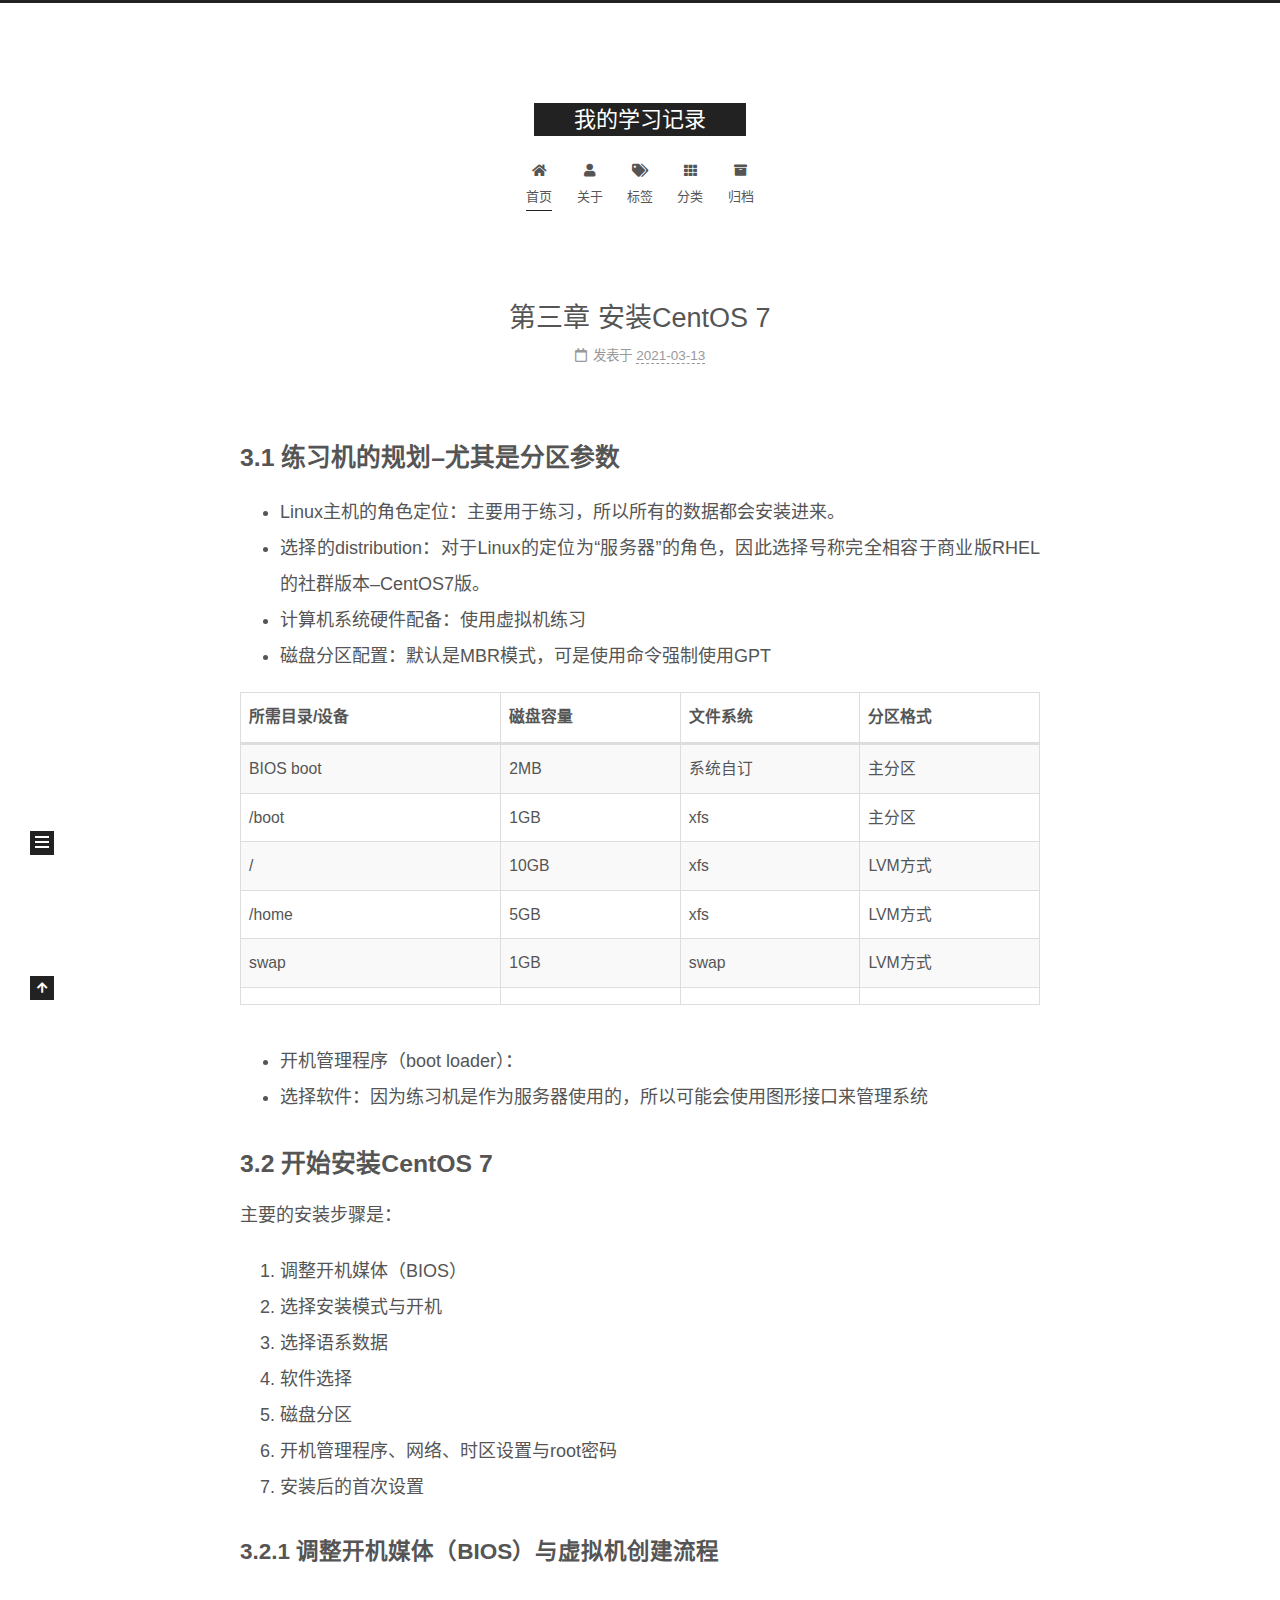
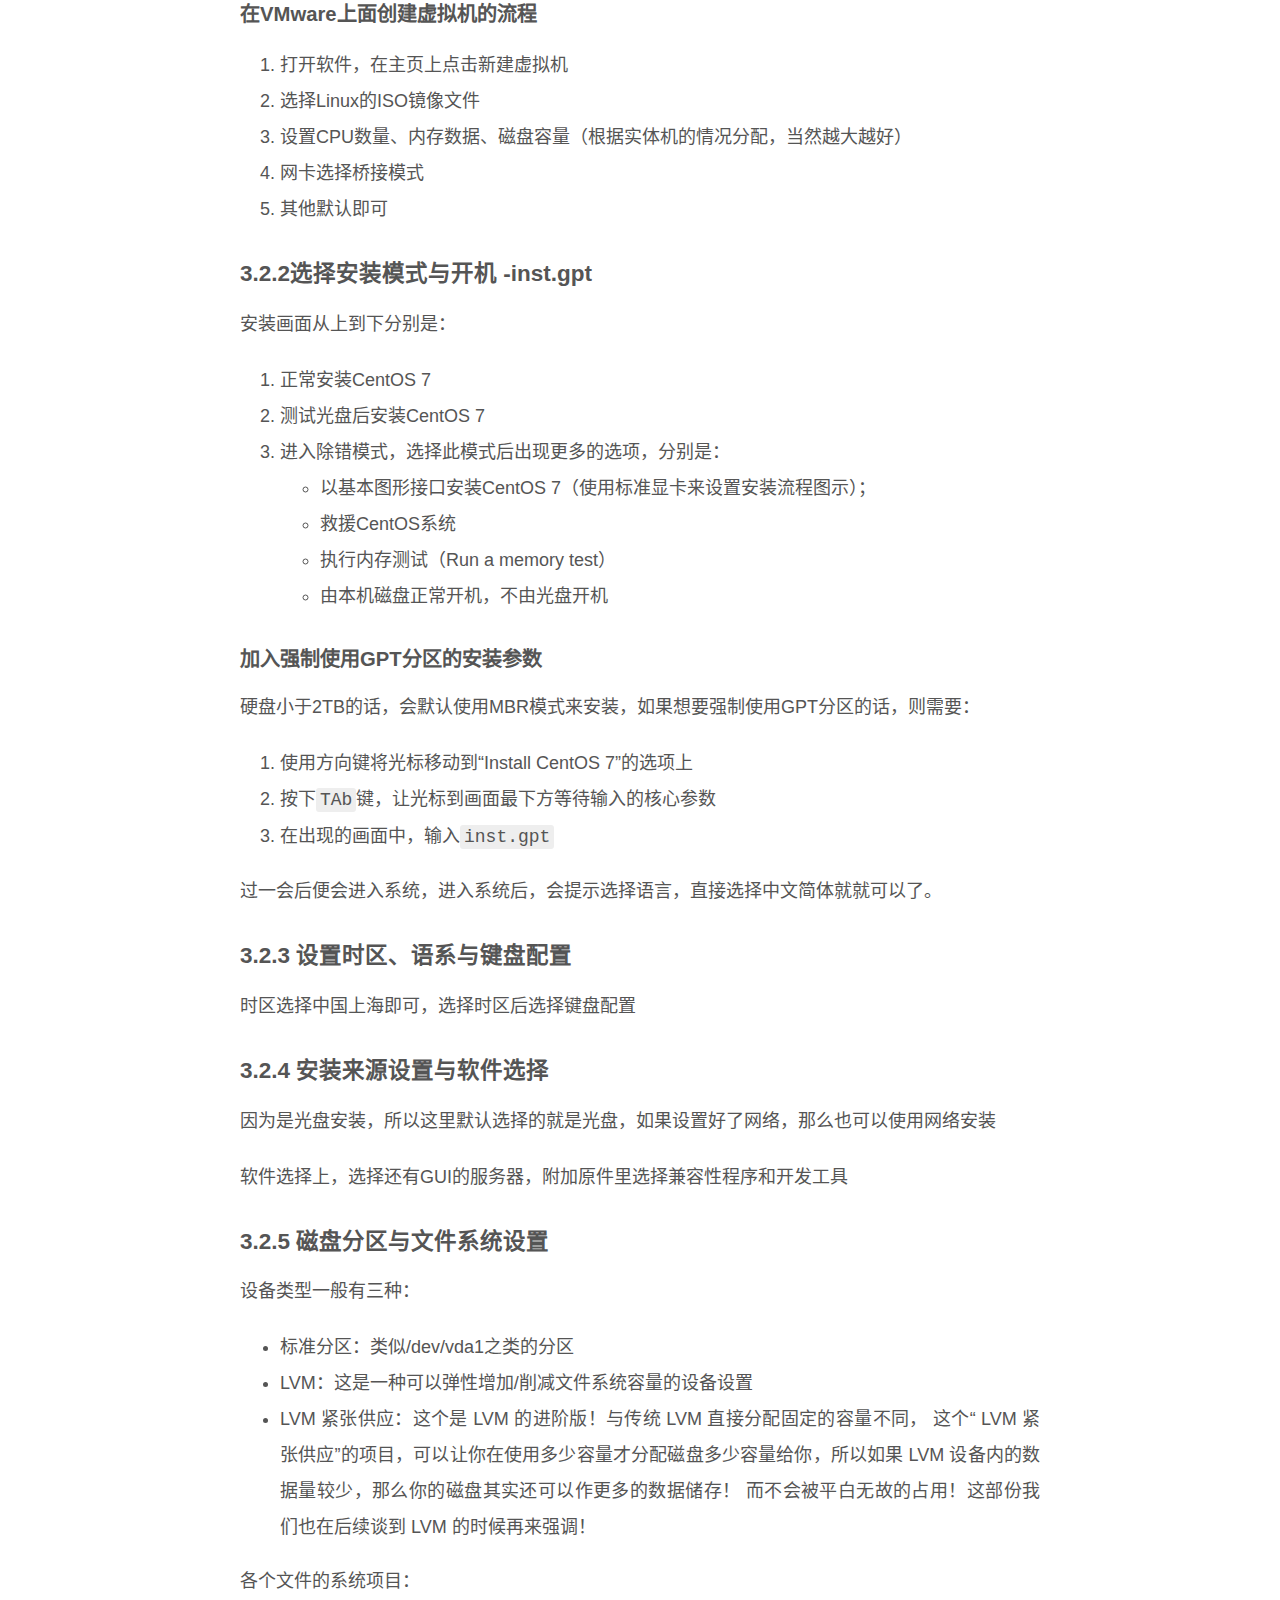
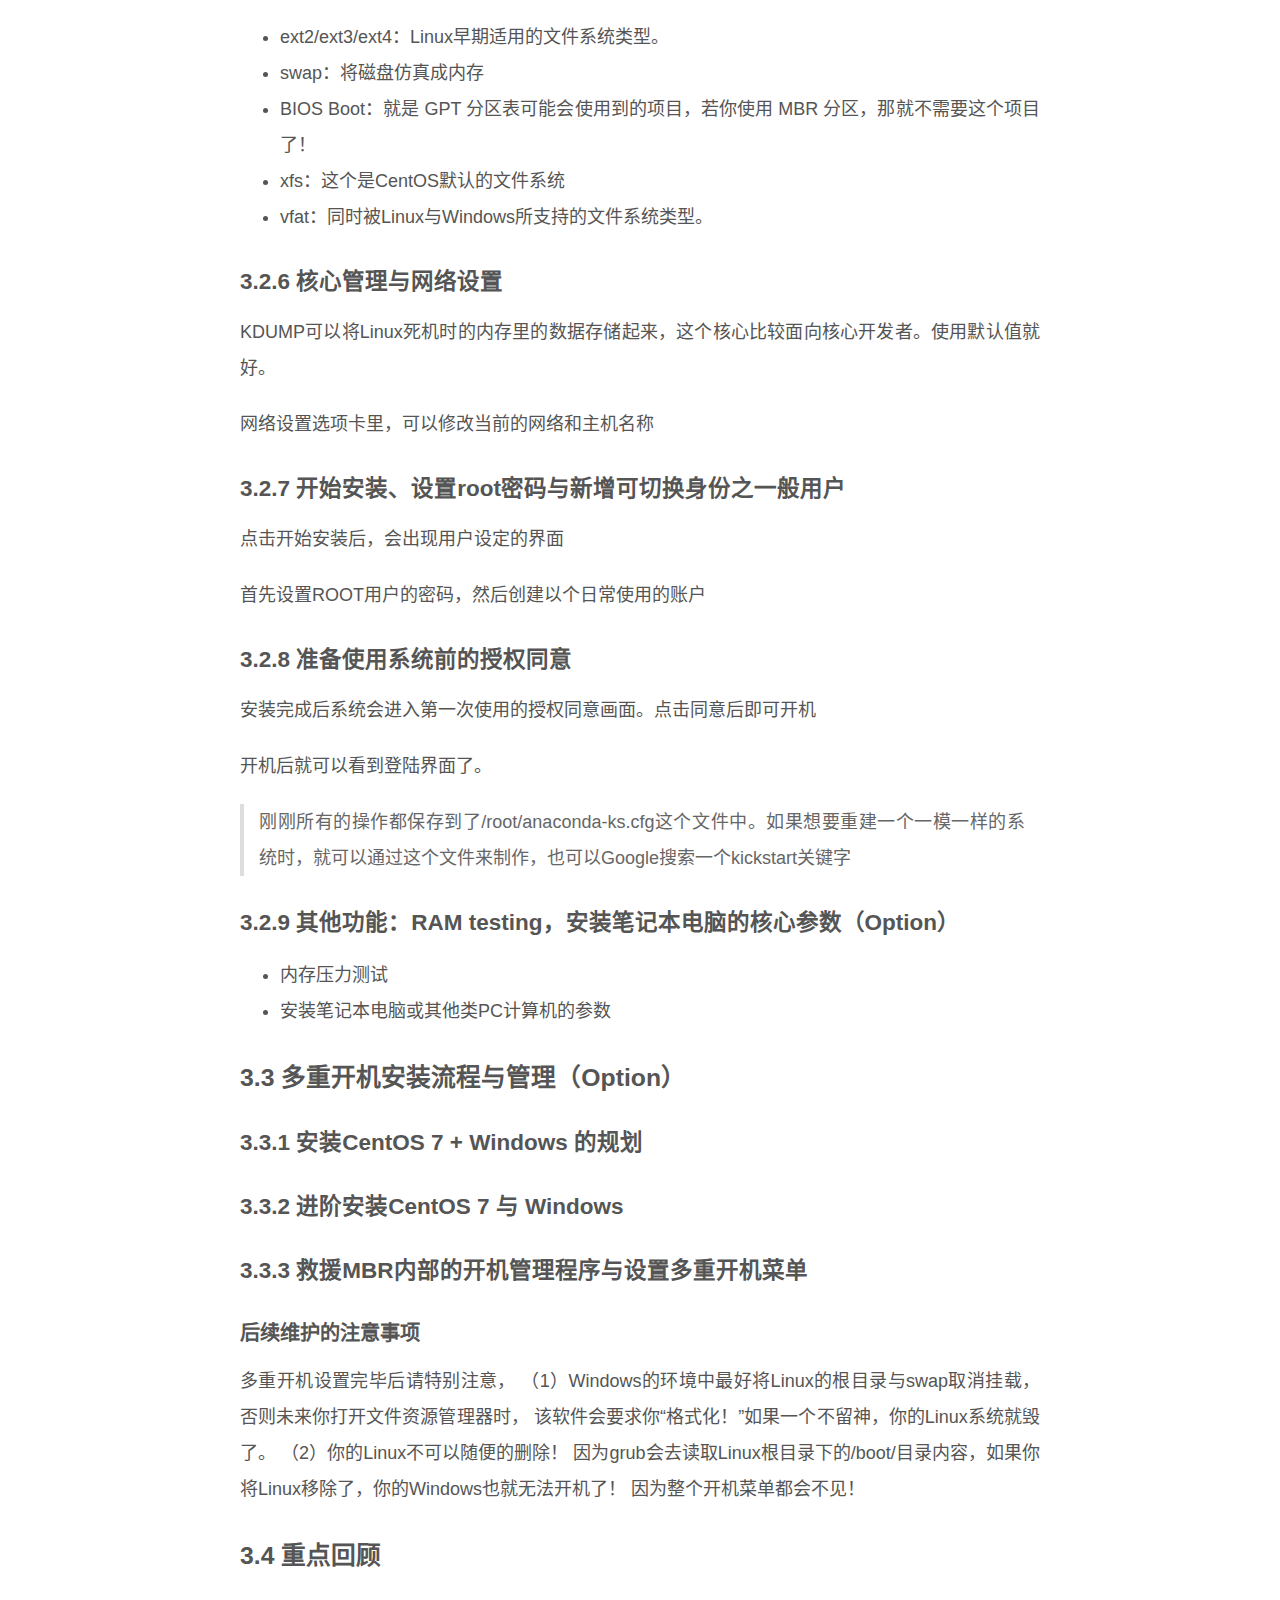
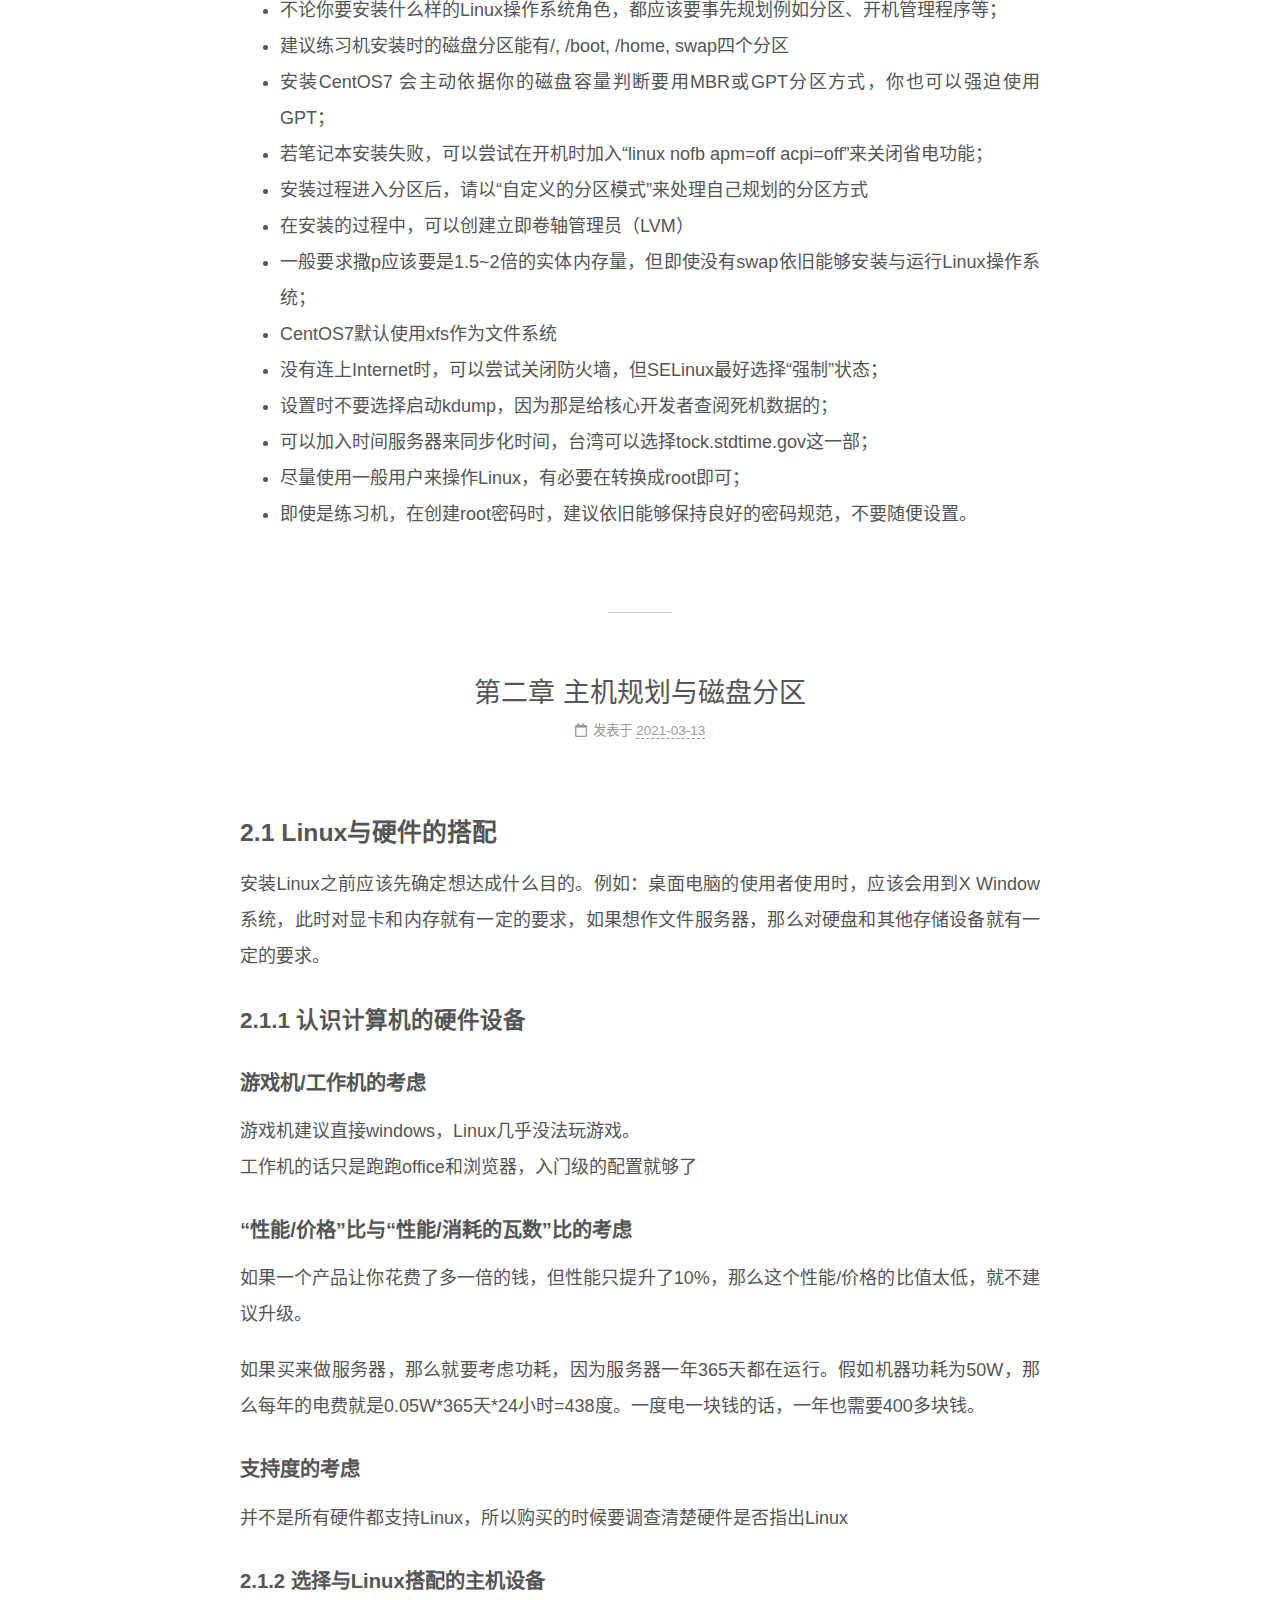
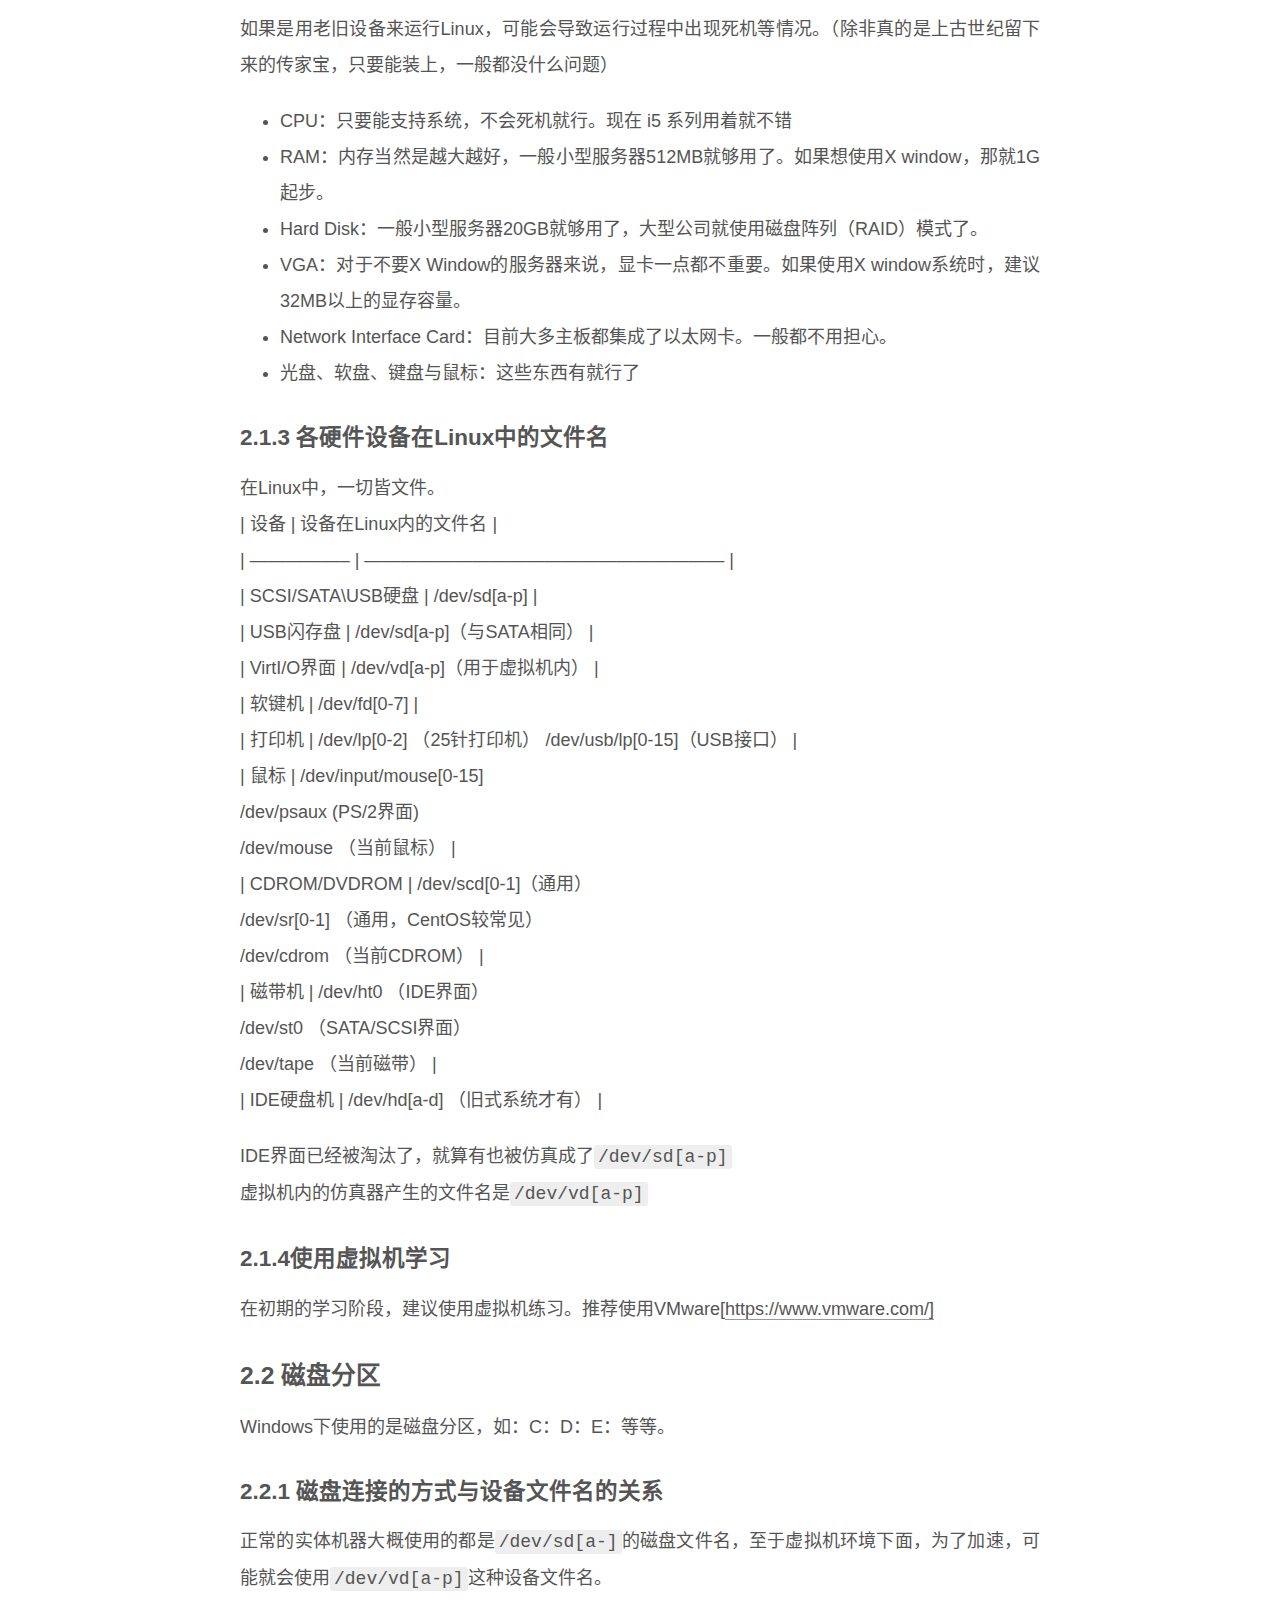
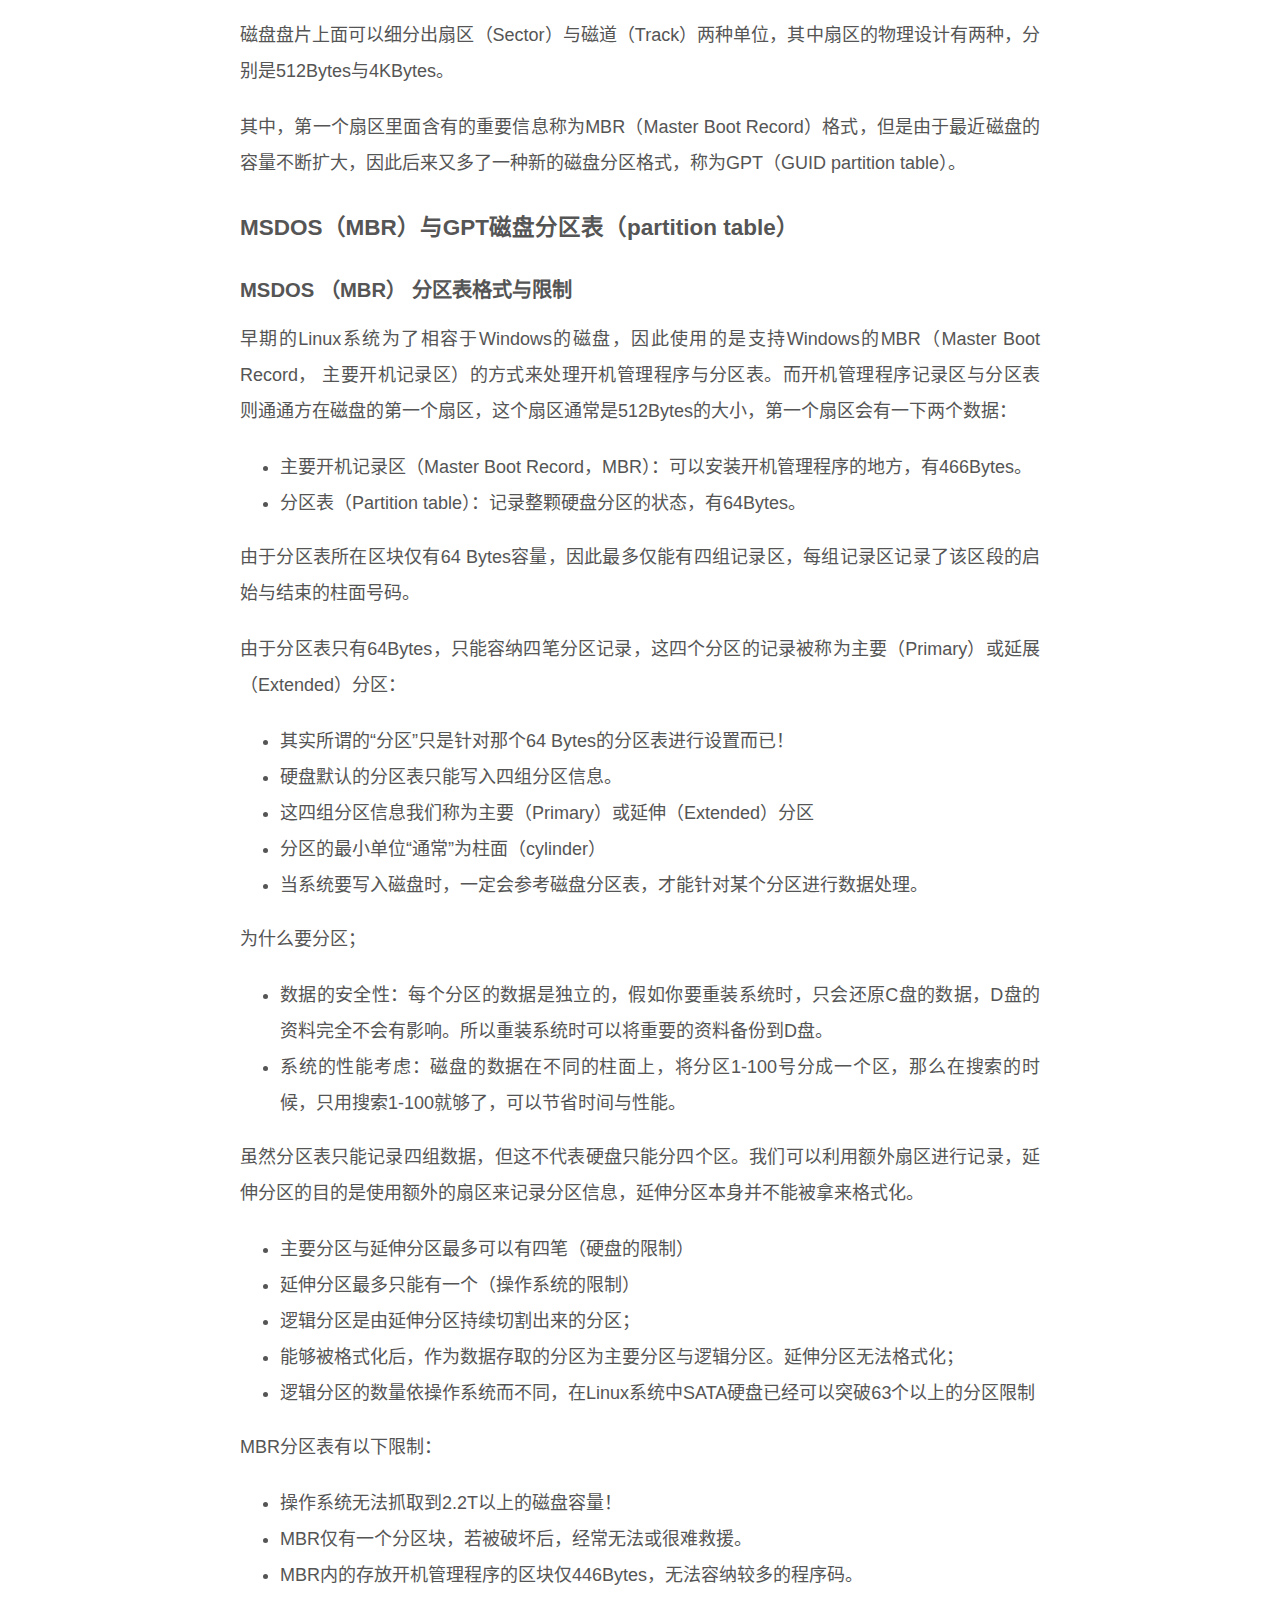
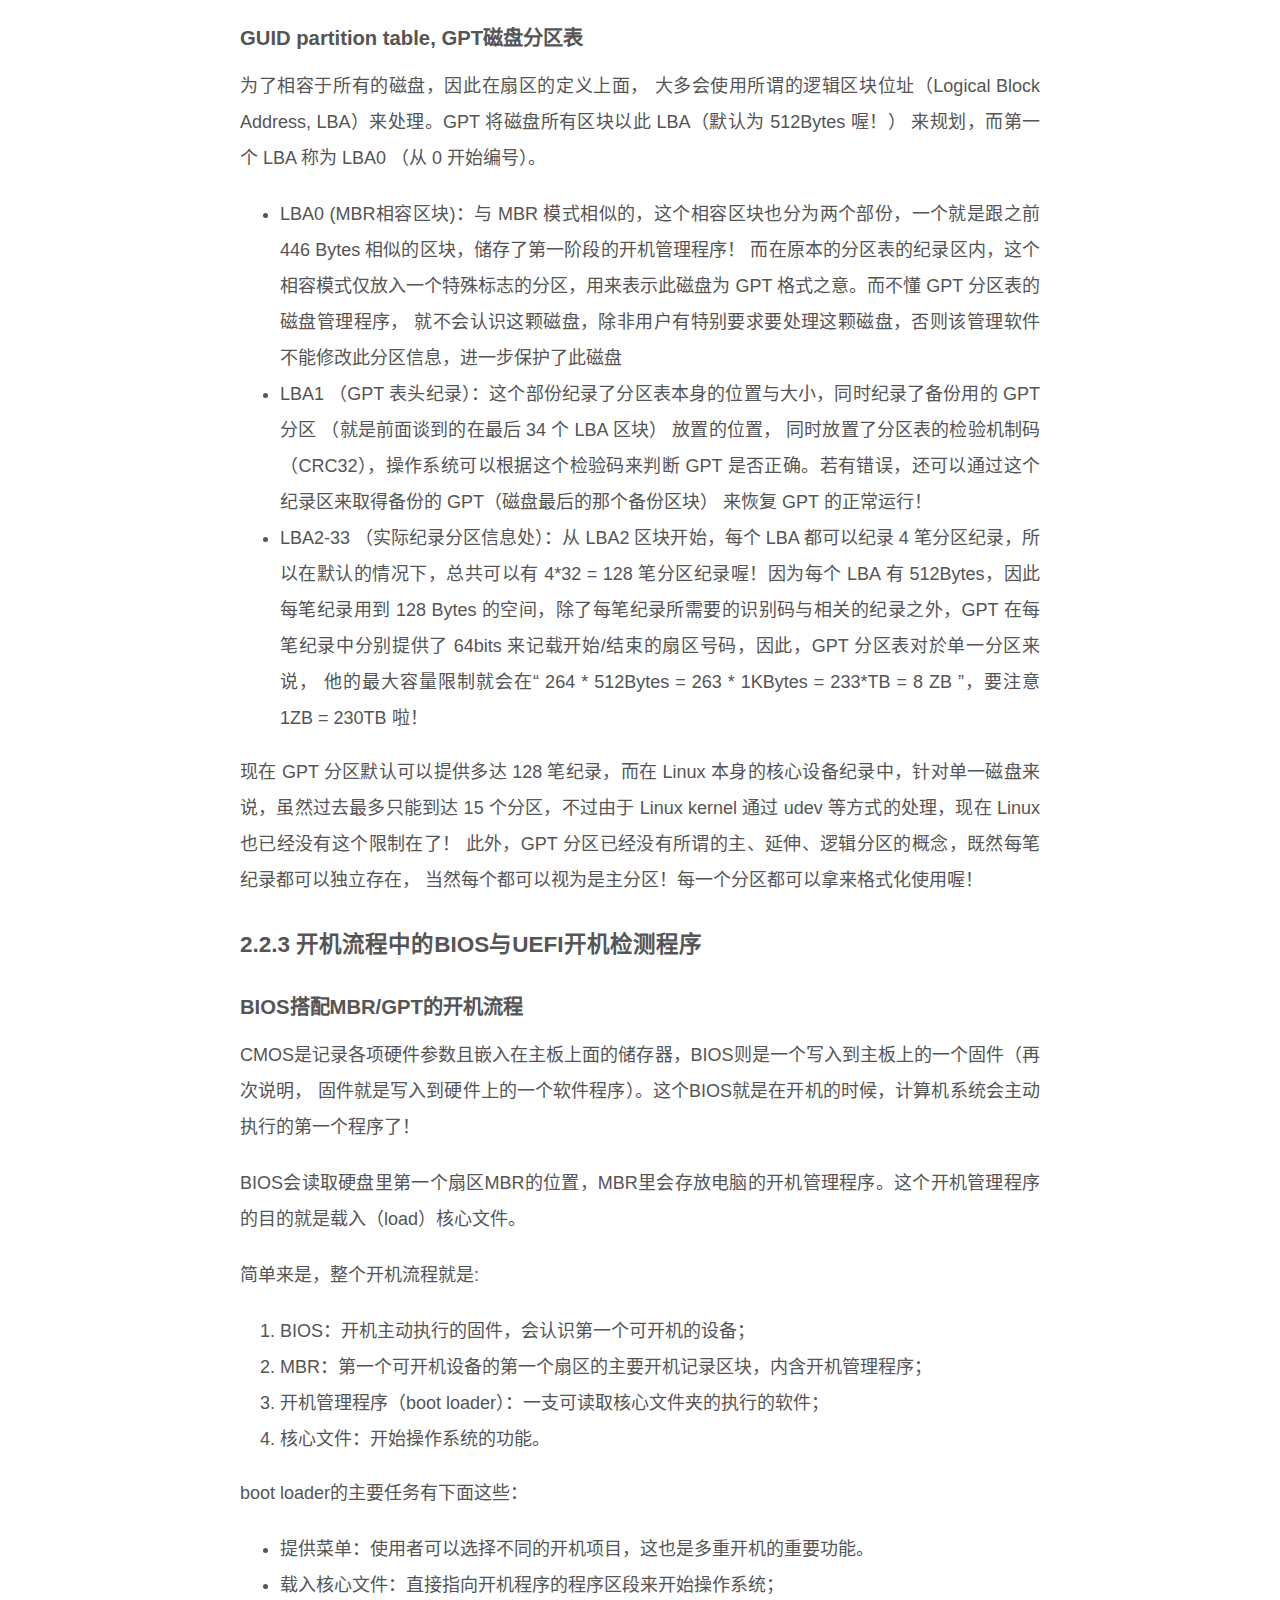
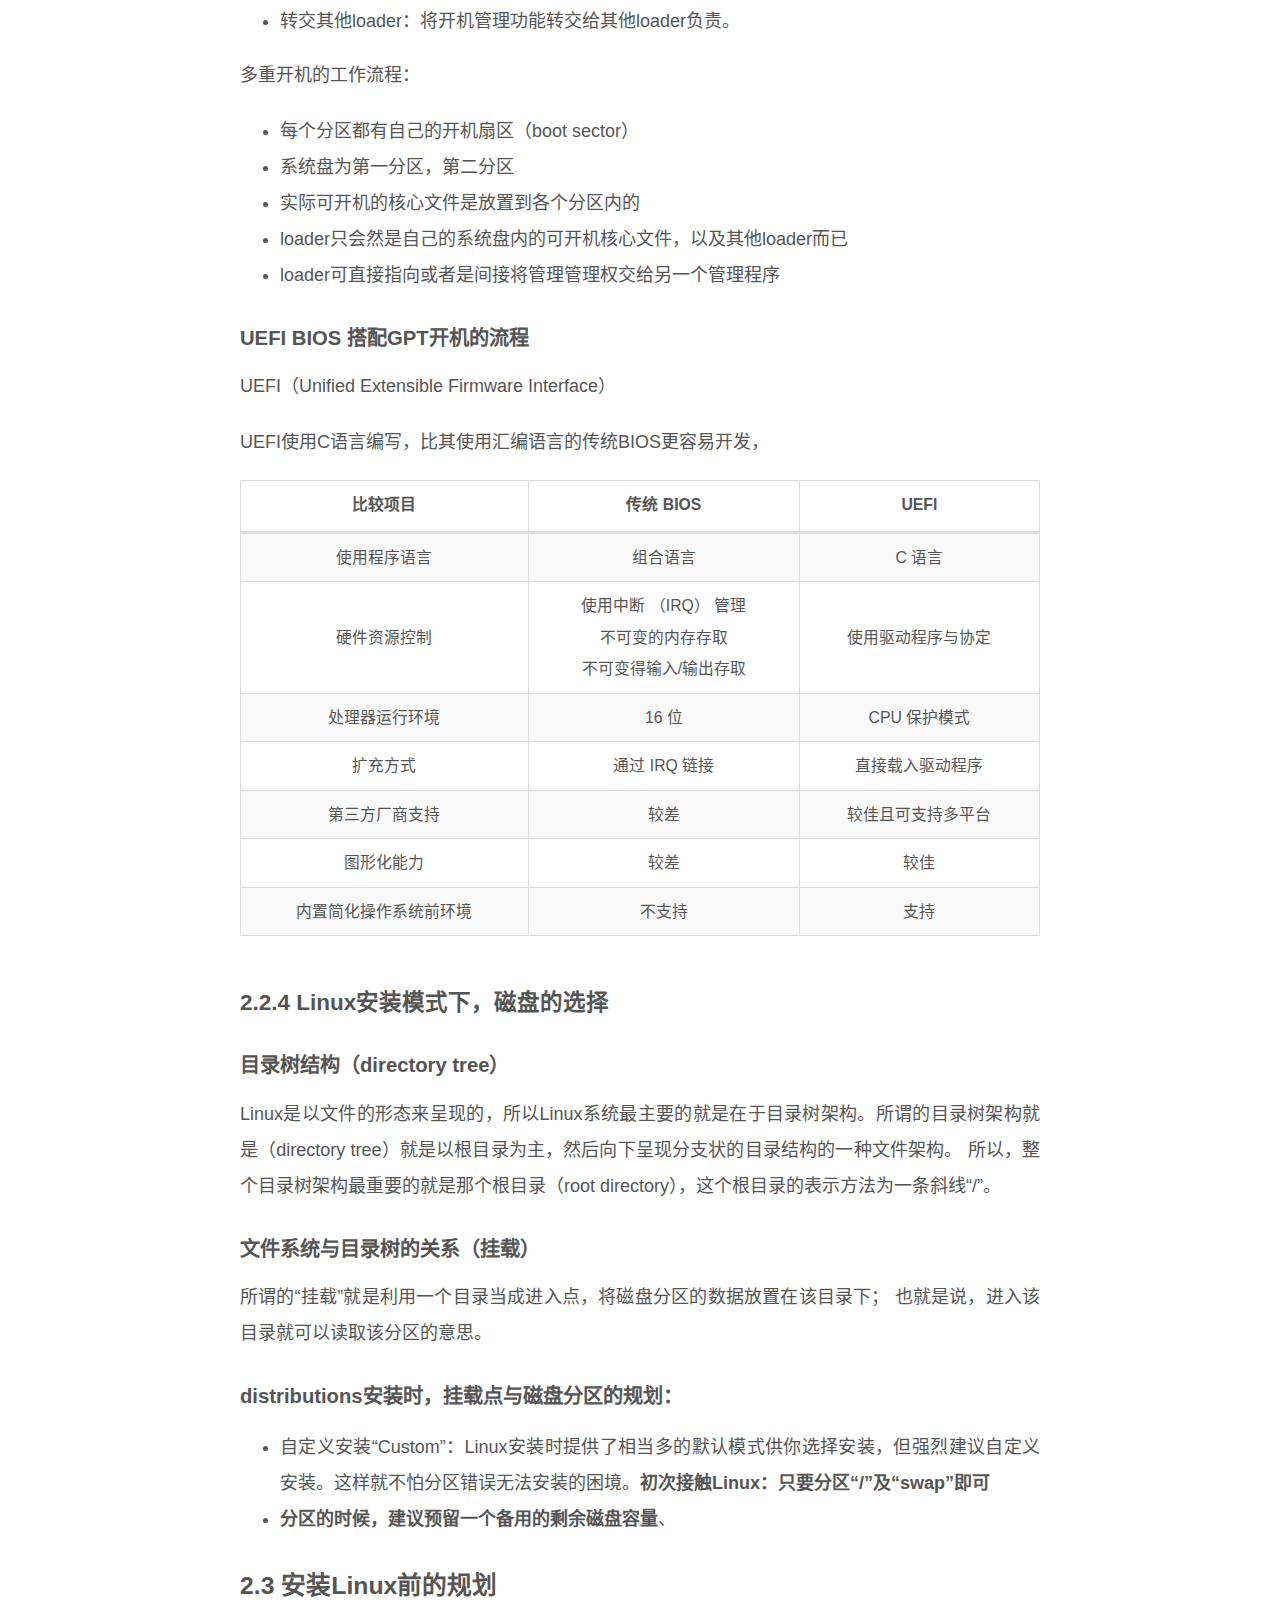
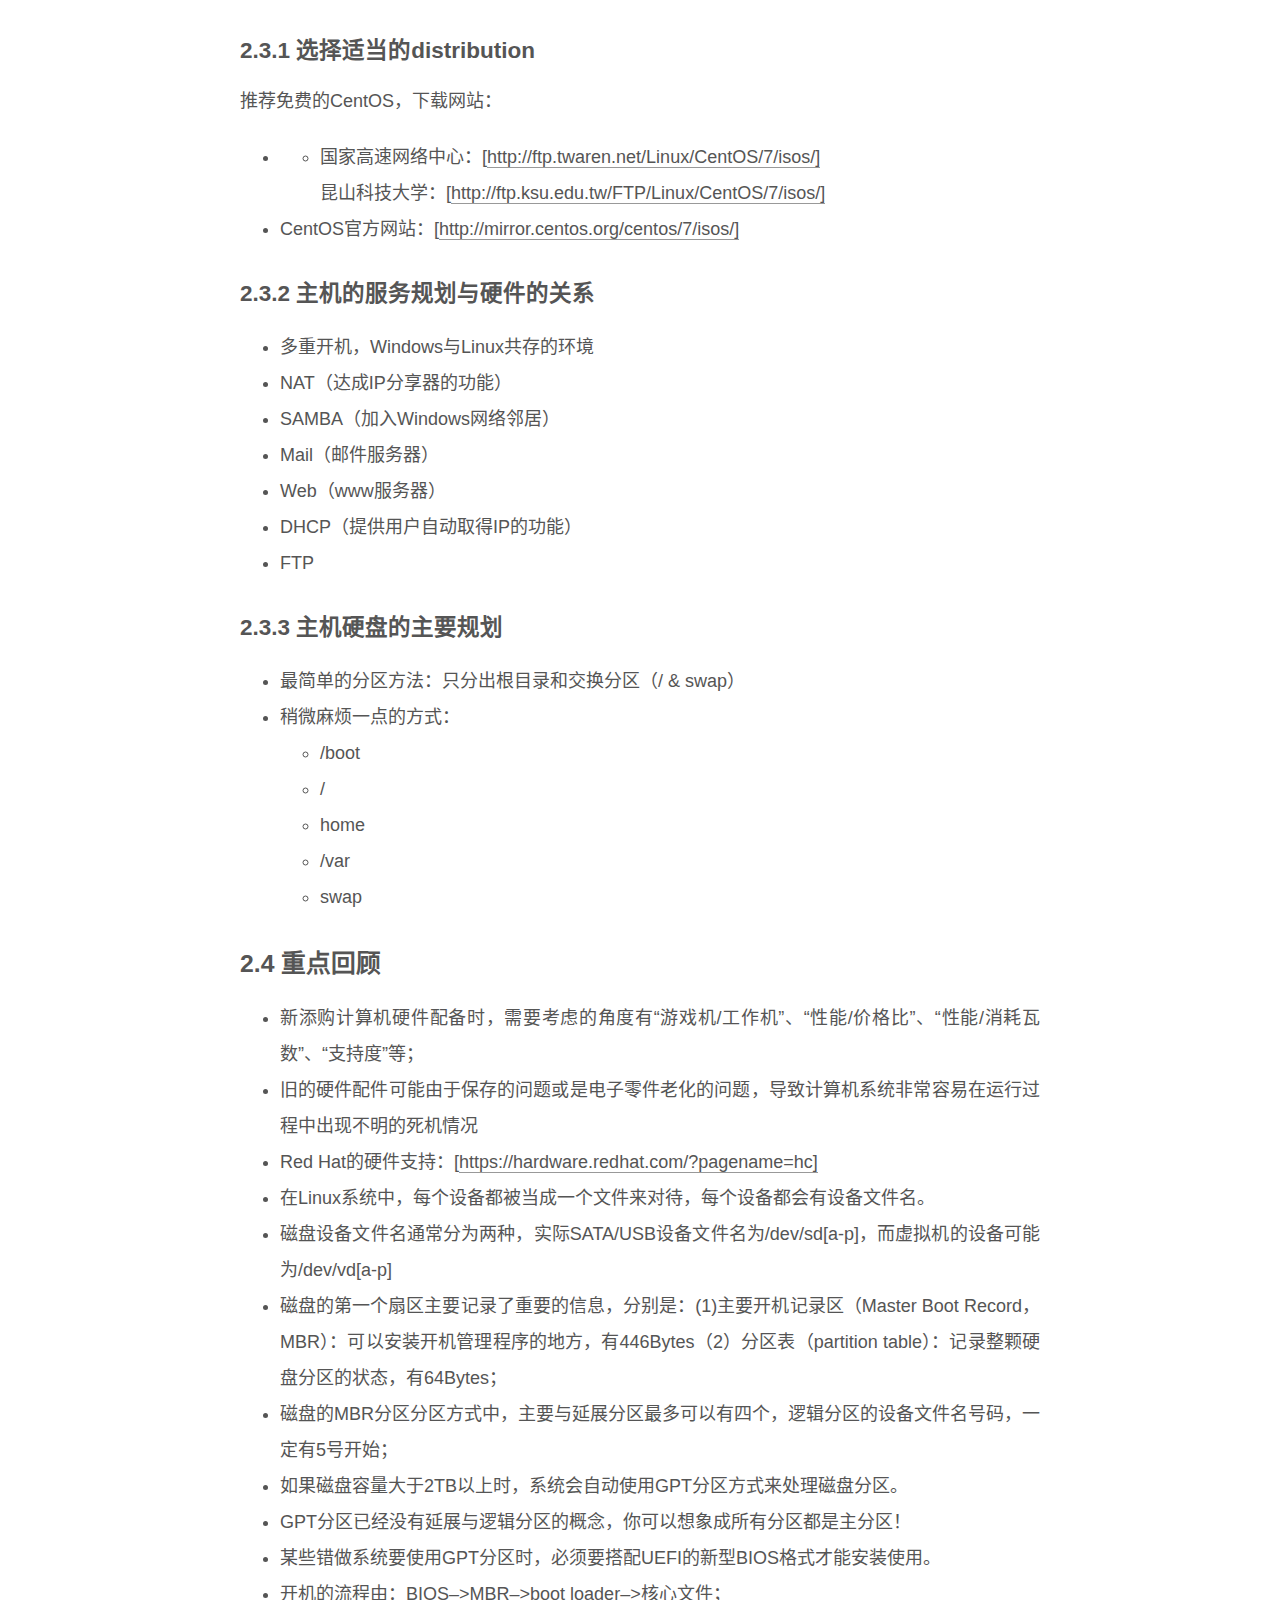
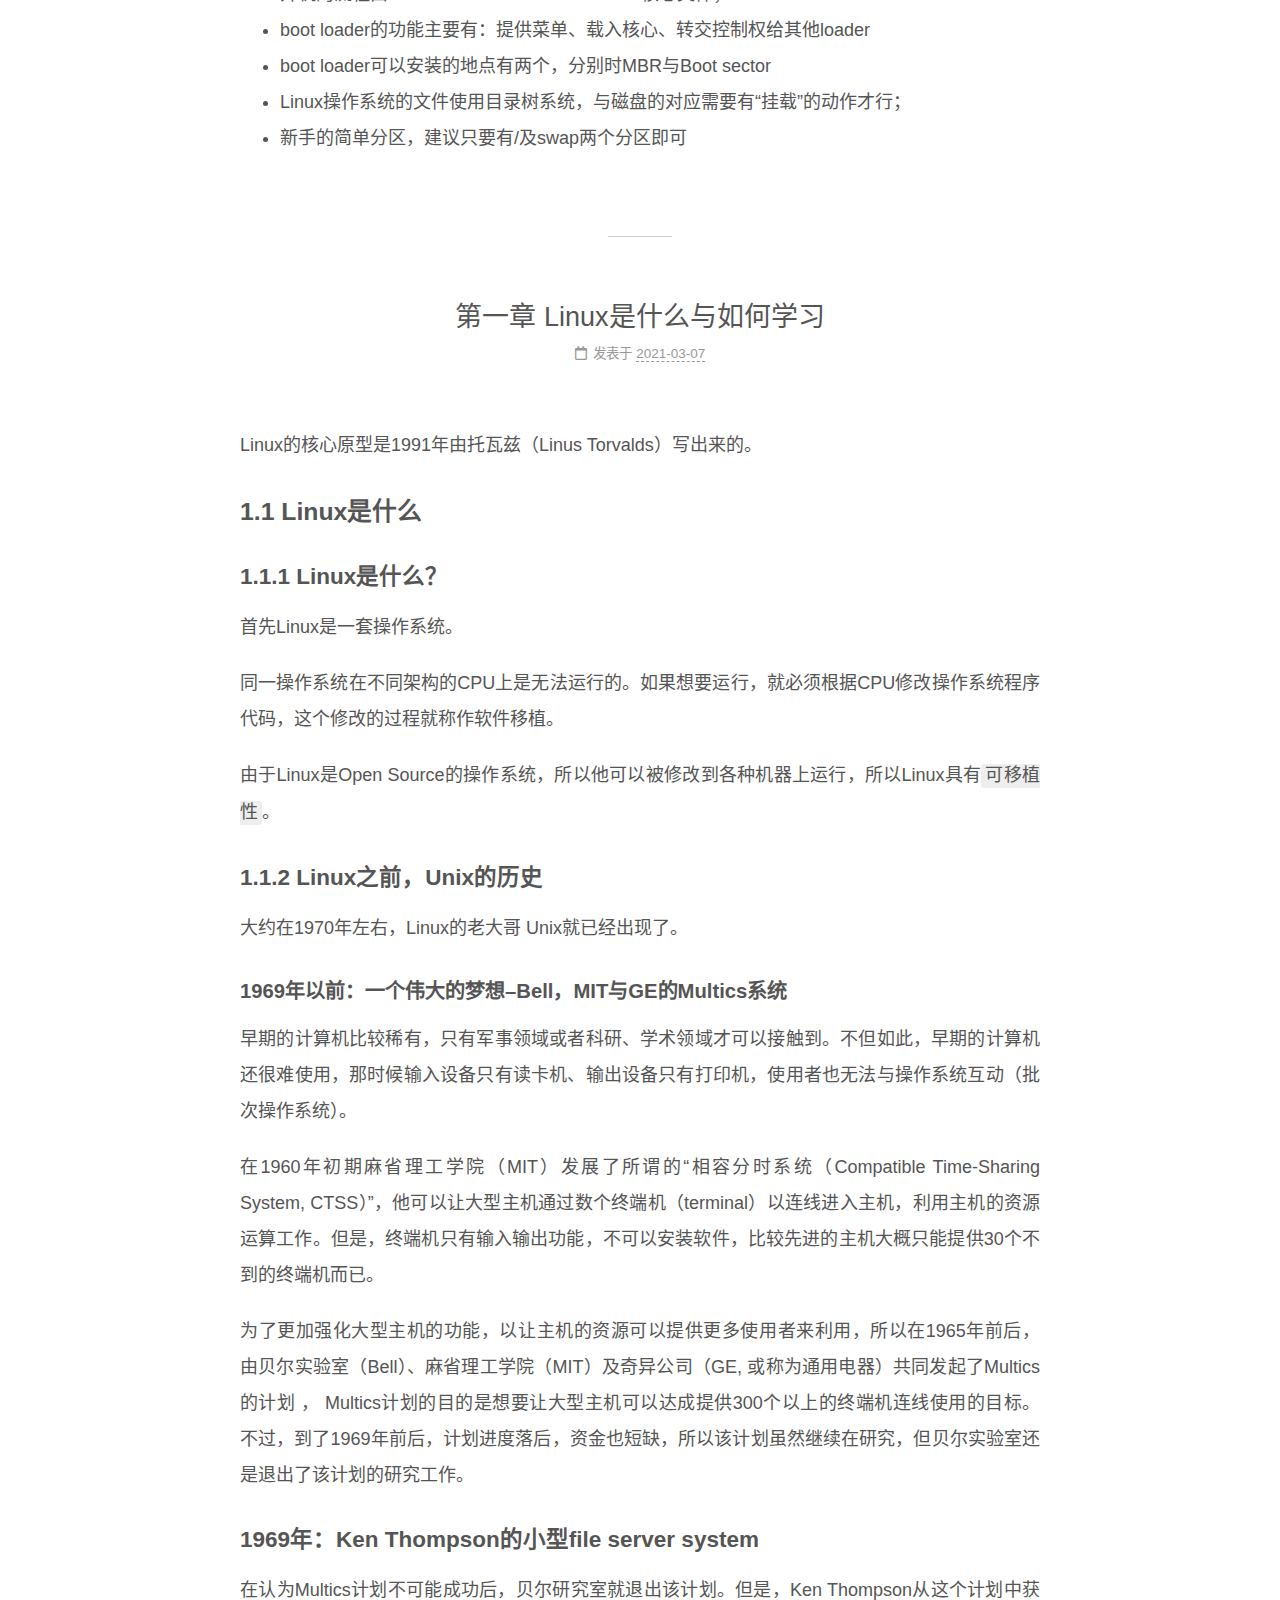
<file: index.html>
<!DOCTYPE html>
<html lang="zh-CN">
<head>
  <meta charset="UTF-8">
<meta name="viewport" content="width=device-width, initial-scale=1, maximum-scale=2">
<meta name="theme-color" content="#222">
<meta name="generator" content="Hexo 5.3.0">
  <link rel="apple-touch-icon" sizes="180x180" href="/images/apple-touch-icon-next.png">
  <link rel="icon" type="image/png" sizes="32x32" href="/images/favicon-32x32-next.png">
  <link rel="icon" type="image/png" sizes="16x16" href="/images/favicon-16x16-next.png">
  <link rel="mask-icon" href="/images/logo.svg" color="#222">

<link rel="stylesheet" href="/css/main.css">


<link rel="stylesheet" href="/lib/font-awesome/css/all.min.css">

<script id="hexo-configurations">
    var NexT = window.NexT || {};
    var CONFIG = {"hostname":"example.com","root":"/","scheme":"Muse","version":"7.8.0","exturl":false,"sidebar":{"position":"left","display":"post","padding":18,"offset":12,"onmobile":false},"copycode":{"enable":false,"show_result":false,"style":null},"back2top":{"enable":true,"sidebar":false,"scrollpercent":false},"bookmark":{"enable":false,"color":"#222","save":"auto"},"fancybox":false,"mediumzoom":false,"lazyload":false,"pangu":false,"comments":{"style":"tabs","active":null,"storage":true,"lazyload":false,"nav":null},"algolia":{"hits":{"per_page":10},"labels":{"input_placeholder":"Search for Posts","hits_empty":"We didn't find any results for the search: ${query}","hits_stats":"${hits} results found in ${time} ms"}},"localsearch":{"enable":false,"trigger":"auto","top_n_per_article":1,"unescape":false,"preload":false},"motion":{"enable":true,"async":false,"transition":{"post_block":"fadeIn","post_header":"slideDownIn","post_body":"slideDownIn","coll_header":"slideLeftIn","sidebar":"slideUpIn"}}};
  </script>

  <meta name="description" content="收藏与学习">
<meta property="og:type" content="website">
<meta property="og:title" content="我的学习记录">
<meta property="og:url" content="http://example.com/index.html">
<meta property="og:site_name" content="我的学习记录">
<meta property="og:description" content="收藏与学习">
<meta property="og:locale" content="zh_CN">
<meta property="article:author" content="DIO酱的面包哒">
<meta name="twitter:card" content="summary">

<link rel="canonical" href="http://example.com/">


<script id="page-configurations">
  // https://hexo.io/docs/variables.html
  CONFIG.page = {
    sidebar: "",
    isHome : true,
    isPost : false,
    lang   : 'zh-CN'
  };
</script>

  <title>我的学习记录</title>
  






  <noscript>
  <style>
  .use-motion .brand,
  .use-motion .menu-item,
  .sidebar-inner,
  .use-motion .post-block,
  .use-motion .pagination,
  .use-motion .comments,
  .use-motion .post-header,
  .use-motion .post-body,
  .use-motion .collection-header { opacity: initial; }

  .use-motion .site-title,
  .use-motion .site-subtitle {
    opacity: initial;
    top: initial;
  }

  .use-motion .logo-line-before i { left: initial; }
  .use-motion .logo-line-after i { right: initial; }
  </style>
</noscript>

</head>

<body itemscope itemtype="http://schema.org/WebPage">
  <div class="container use-motion">
    <div class="headband"></div>

    <header class="header" itemscope itemtype="http://schema.org/WPHeader">
      <div class="header-inner"><div class="site-brand-container">
  <div class="site-nav-toggle">
    <div class="toggle" aria-label="切换导航栏">
      <span class="toggle-line toggle-line-first"></span>
      <span class="toggle-line toggle-line-middle"></span>
      <span class="toggle-line toggle-line-last"></span>
    </div>
  </div>

  <div class="site-meta">

    <a href="/" class="brand" rel="start">
      <span class="logo-line-before"><i></i></span>
      <h1 class="site-title">我的学习记录</h1>
      <span class="logo-line-after"><i></i></span>
    </a>
  </div>

  <div class="site-nav-right">
    <div class="toggle popup-trigger">
    </div>
  </div>
</div>




<nav class="site-nav">
  <ul id="menu" class="main-menu menu">
        <li class="menu-item menu-item-home">

    <a href="/" rel="section"><i class="fa fa-home fa-fw"></i>首页</a>

  </li>
        <li class="menu-item menu-item-about">

    <a href="/about/" rel="section"><i class="fa fa-user fa-fw"></i>关于</a>

  </li>
        <li class="menu-item menu-item-tags">

    <a href="/tags/" rel="section"><i class="fa fa-tags fa-fw"></i>标签</a>

  </li>
        <li class="menu-item menu-item-categories">

    <a href="/categories/" rel="section"><i class="fa fa-th fa-fw"></i>分类</a>

  </li>
        <li class="menu-item menu-item-archives">

    <a href="/archives/" rel="section"><i class="fa fa-archive fa-fw"></i>归档</a>

  </li>
  </ul>
</nav>




</div>
    </header>

    
  <div class="back-to-top">
    <i class="fa fa-arrow-up"></i>
    <span>0%</span>
  </div>


    <main class="main">
      <div class="main-inner">
        <div class="content-wrap">
          

          <div class="content index posts-expand">
            
      
  
  
  <article itemscope itemtype="http://schema.org/Article" class="post-block" lang="zh-CN">
    <link itemprop="mainEntityOfPage" href="http://example.com/2021/03/13/%E7%AC%AC%E4%B8%89%E7%AB%A0%20%E5%AE%89%E8%A3%85CentOS%207/">

    <span hidden itemprop="author" itemscope itemtype="http://schema.org/Person">
      <meta itemprop="image" content="/images/avatar.gif">
      <meta itemprop="name" content="DIO酱的面包哒">
      <meta itemprop="description" content="收藏与学习">
    </span>

    <span hidden itemprop="publisher" itemscope itemtype="http://schema.org/Organization">
      <meta itemprop="name" content="我的学习记录">
    </span>
      <header class="post-header">
        <h2 class="post-title" itemprop="name headline">
          
            <a href="/2021/03/13/%E7%AC%AC%E4%B8%89%E7%AB%A0%20%E5%AE%89%E8%A3%85CentOS%207/" class="post-title-link" itemprop="url">第三章 安装CentOS 7</a>
        </h2>

        <div class="post-meta">
            <span class="post-meta-item">
              <span class="post-meta-item-icon">
                <i class="far fa-calendar"></i>
              </span>
              <span class="post-meta-item-text">发表于</span>
              

              <time title="创建时间：2021-03-13 20:14:00 / 修改时间：20:14:59" itemprop="dateCreated datePublished" datetime="2021-03-13T20:14:00+08:00">2021-03-13</time>
            </span>

          

        </div>
      </header>

    
    
    
    <div class="post-body" itemprop="articleBody">

      
          <h2 id="3-1-练习机的规划–尤其是分区参数"><a href="#3-1-练习机的规划–尤其是分区参数" class="headerlink" title="3.1 练习机的规划–尤其是分区参数"></a>3.1 练习机的规划–尤其是分区参数</h2><ul>
<li>Linux主机的角色定位：主要用于练习，所以所有的数据都会安装进来。</li>
<li>选择的distribution：对于Linux的定位为“服务器”的角色，因此选择号称完全相容于商业版RHEL的社群版本–CentOS7版。</li>
<li>计算机系统硬件配备：使用虚拟机练习</li>
<li>磁盘分区配置：默认是MBR模式，可是使用命令强制使用GPT</li>
</ul>
<table>
<thead>
<tr>
<th>所需目录/设备</th>
<th>磁盘容量</th>
<th>文件系统</th>
<th>分区格式</th>
</tr>
</thead>
<tbody><tr>
<td>BIOS boot</td>
<td>2MB</td>
<td>系统自订</td>
<td>主分区</td>
</tr>
<tr>
<td>/boot</td>
<td>1GB</td>
<td>xfs</td>
<td>主分区</td>
</tr>
<tr>
<td>/</td>
<td>10GB</td>
<td>xfs</td>
<td>LVM方式</td>
</tr>
<tr>
<td>/home</td>
<td>5GB</td>
<td>xfs</td>
<td>LVM方式</td>
</tr>
<tr>
<td>swap</td>
<td>1GB</td>
<td>swap</td>
<td>LVM方式</td>
</tr>
<tr>
<td></td>
<td></td>
<td></td>
<td></td>
</tr>
</tbody></table>
<ul>
<li>开机管理程序（boot loader）：</li>
<li>选择软件：因为练习机是作为服务器使用的，所以可能会使用图形接口来管理系统</li>
</ul>
<h2 id="3-2-开始安装CentOS-7"><a href="#3-2-开始安装CentOS-7" class="headerlink" title="3.2 开始安装CentOS 7"></a>3.2 开始安装CentOS 7</h2><p>主要的安装步骤是：</p>
<ol>
<li>调整开机媒体（BIOS）</li>
<li>选择安装模式与开机</li>
<li>选择语系数据</li>
<li>软件选择</li>
<li>磁盘分区</li>
<li>开机管理程序、网络、时区设置与root密码</li>
<li>安装后的首次设置</li>
</ol>
<h3 id="3-2-1-调整开机媒体（BIOS）与虚拟机创建流程"><a href="#3-2-1-调整开机媒体（BIOS）与虚拟机创建流程" class="headerlink" title="3.2.1 调整开机媒体（BIOS）与虚拟机创建流程"></a>3.2.1 调整开机媒体（BIOS）与虚拟机创建流程</h3><h4 id="在VMware上面创建虚拟机的流程"><a href="#在VMware上面创建虚拟机的流程" class="headerlink" title="在VMware上面创建虚拟机的流程"></a>在VMware上面创建虚拟机的流程</h4><ol>
<li>打开软件，在主页上点击新建虚拟机</li>
<li>选择Linux的ISO镜像文件</li>
<li>设置CPU数量、内存数据、磁盘容量（根据实体机的情况分配，当然越大越好）</li>
<li>网卡选择桥接模式</li>
<li>其他默认即可</li>
</ol>
<h3 id="3-2-2选择安装模式与开机-inst-gpt"><a href="#3-2-2选择安装模式与开机-inst-gpt" class="headerlink" title="3.2.2选择安装模式与开机 -inst.gpt"></a>3.2.2选择安装模式与开机 -inst.gpt</h3><p>安装画面从上到下分别是：</p>
<ol>
<li>正常安装CentOS 7</li>
<li>测试光盘后安装CentOS 7</li>
<li>进入除错模式，选择此模式后出现更多的选项，分别是：<ul>
<li>以基本图形接口安装CentOS 7（使用标准显卡来设置安装流程图示）；</li>
<li>救援CentOS系统</li>
<li>执行内存测试（Run a memory test）</li>
<li>由本机磁盘正常开机，不由光盘开机</li>
</ul>
</li>
</ol>
<h4 id="加入强制使用GPT分区的安装参数"><a href="#加入强制使用GPT分区的安装参数" class="headerlink" title="加入强制使用GPT分区的安装参数"></a>加入强制使用GPT分区的安装参数</h4><p>硬盘小于2TB的话，会默认使用MBR模式来安装，如果想要强制使用GPT分区的话，则需要：</p>
<ol>
<li>使用方向键将光标移动到“Install CentOS 7”的选项上</li>
<li>按下<code>TAb</code>键，让光标到画面最下方等待输入的核心参数</li>
<li>在出现的画面中，输入<code>inst.gpt</code></li>
</ol>
<p>过一会后便会进入系统，进入系统后，会提示选择语言，直接选择中文简体就就可以了。</p>
<h3 id="3-2-3-设置时区、语系与键盘配置"><a href="#3-2-3-设置时区、语系与键盘配置" class="headerlink" title="3.2.3 设置时区、语系与键盘配置"></a>3.2.3 设置时区、语系与键盘配置</h3><p>时区选择中国上海即可，选择时区后选择键盘配置</p>
<h3 id="3-2-4-安装来源设置与软件选择"><a href="#3-2-4-安装来源设置与软件选择" class="headerlink" title="3.2.4 安装来源设置与软件选择"></a>3.2.4 安装来源设置与软件选择</h3><p>因为是光盘安装，所以这里默认选择的就是光盘，如果设置好了网络，那么也可以使用网络安装</p>
<p>软件选择上，选择还有GUI的服务器，附加原件里选择兼容性程序和开发工具</p>
<h3 id="3-2-5-磁盘分区与文件系统设置"><a href="#3-2-5-磁盘分区与文件系统设置" class="headerlink" title="3.2.5 磁盘分区与文件系统设置"></a>3.2.5 磁盘分区与文件系统设置</h3><p>设备类型一般有三种：</p>
<ul>
<li>标准分区：类似/dev/vda1之类的分区</li>
<li>LVM：这是一种可以弹性增加/削减文件系统容量的设备设置</li>
<li>LVM 紧张供应：这个是 LVM 的进阶版！与传统 LVM 直接分配固定的容量不同， 这个“ LVM 紧张供应”的项目，可以让你在使用多少容量才分配磁盘多少容量给你，所以如果 LVM 设备内的数据量较少，那么你的磁盘其实还可以作更多的数据储存！ 而不会被平白无故的占用！这部份我们也在后续谈到 LVM 的时候再来强调！</li>
</ul>
<p>各个文件的系统项目：</p>
<ul>
<li>ext2/ext3/ext4：Linux早期适用的文件系统类型。</li>
<li>swap：将磁盘仿真成内存</li>
<li>BIOS Boot：就是 GPT 分区表可能会使用到的项目，若你使用 MBR 分区，那就不需要这个项目了！</li>
<li>xfs：这个是CentOS默认的文件系统</li>
<li>vfat：同时被Linux与Windows所支持的文件系统类型。</li>
</ul>
<h3 id="3-2-6-核心管理与网络设置"><a href="#3-2-6-核心管理与网络设置" class="headerlink" title="3.2.6 核心管理与网络设置"></a>3.2.6 核心管理与网络设置</h3><p>KDUMP可以将Linux死机时的内存里的数据存储起来，这个核心比较面向核心开发者。使用默认值就好。</p>
<p>网络设置选项卡里，可以修改当前的网络和主机名称</p>
<h3 id="3-2-7-开始安装、设置root密码与新增可切换身份之一般用户"><a href="#3-2-7-开始安装、设置root密码与新增可切换身份之一般用户" class="headerlink" title="3.2.7 开始安装、设置root密码与新增可切换身份之一般用户"></a>3.2.7 开始安装、设置root密码与新增可切换身份之一般用户</h3><p>点击开始安装后，会出现用户设定的界面</p>
<p>首先设置ROOT用户的密码，然后创建以个日常使用的账户</p>
<h3 id="3-2-8-准备使用系统前的授权同意"><a href="#3-2-8-准备使用系统前的授权同意" class="headerlink" title="3.2.8 准备使用系统前的授权同意"></a>3.2.8 准备使用系统前的授权同意</h3><p>安装完成后系统会进入第一次使用的授权同意画面。点击同意后即可开机</p>
<p>开机后就可以看到登陆界面了。</p>
<blockquote>
<p>刚刚所有的操作都保存到了/root/anaconda-ks.cfg这个文件中。如果想要重建一个一模一样的系统时，就可以通过这个文件来制作，也可以Google搜索一个kickstart关键字</p>
</blockquote>
<h3 id="3-2-9-其他功能：RAM-testing，安装笔记本电脑的核心参数（Option）"><a href="#3-2-9-其他功能：RAM-testing，安装笔记本电脑的核心参数（Option）" class="headerlink" title="3.2.9 其他功能：RAM testing，安装笔记本电脑的核心参数（Option）"></a>3.2.9 其他功能：RAM testing，安装笔记本电脑的核心参数（Option）</h3><ul>
<li>内存压力测试</li>
<li>安装笔记本电脑或其他类PC计算机的参数</li>
</ul>
<h2 id="3-3-多重开机安装流程与管理（Option）"><a href="#3-3-多重开机安装流程与管理（Option）" class="headerlink" title="3.3 多重开机安装流程与管理（Option）"></a>3.3 多重开机安装流程与管理（Option）</h2><h3 id="3-3-1-安装CentOS-7-Windows-的规划"><a href="#3-3-1-安装CentOS-7-Windows-的规划" class="headerlink" title="3.3.1 安装CentOS 7 + Windows 的规划"></a>3.3.1 安装CentOS 7 + Windows 的规划</h3><h3 id="3-3-2-进阶安装CentOS-7-与-Windows"><a href="#3-3-2-进阶安装CentOS-7-与-Windows" class="headerlink" title="3.3.2 进阶安装CentOS 7 与 Windows"></a>3.3.2 进阶安装CentOS 7 与 Windows</h3><h3 id="3-3-3-救援MBR内部的开机管理程序与设置多重开机菜单"><a href="#3-3-3-救援MBR内部的开机管理程序与设置多重开机菜单" class="headerlink" title="3.3.3 救援MBR内部的开机管理程序与设置多重开机菜单"></a>3.3.3 救援MBR内部的开机管理程序与设置多重开机菜单</h3><h4 id="后续维护的注意事项"><a href="#后续维护的注意事项" class="headerlink" title="后续维护的注意事项"></a>后续维护的注意事项</h4><p>多重开机设置完毕后请特别注意， （1）Windows的环境中最好将Linux的根目录与swap取消挂载，否则未来你打开文件资源管理器时， 该软件会要求你“格式化！”如果一个不留神，你的Linux系统就毁了。 （2）你的Linux不可以随便的删除！ 因为grub会去读取Linux根目录下的/boot/目录内容，如果你将Linux移除了，你的Windows也就无法开机了！ 因为整个开机菜单都会不见！</p>
<h2 id="3-4-重点回顾"><a href="#3-4-重点回顾" class="headerlink" title="3.4 重点回顾"></a>3.4 重点回顾</h2><ul>
<li>不论你要安装什么样的Linux操作系统角色，都应该要事先规划例如分区、开机管理程序等；</li>
<li>建议练习机安装时的磁盘分区能有/, /boot, /home, swap四个分区</li>
<li>安装CentOS7 会主动依据你的磁盘容量判断要用MBR或GPT分区方式，你也可以强迫使用GPT；</li>
<li>若笔记本安装失败，可以尝试在开机时加入“linux nofb apm=off acpi=off”来关闭省电功能；</li>
<li>安装过程进入分区后，请以“自定义的分区模式”来处理自己规划的分区方式</li>
<li>在安装的过程中，可以创建立即卷轴管理员（LVM）</li>
<li>一般要求撒p应该要是1.5~2倍的实体内存量，但即使没有swap依旧能够安装与运行Linux操作系统；</li>
<li>CentOS7默认使用xfs作为文件系统</li>
<li>没有连上Internet时，可以尝试关闭防火墙，但SELinux最好选择“强制”状态；</li>
<li>设置时不要选择启动kdump，因为那是给核心开发者查阅死机数据的；</li>
<li>可以加入时间服务器来同步化时间，台湾可以选择tock.stdtime.gov这一部；</li>
<li>尽量使用一般用户来操作Linux，有必要在转换成root即可；</li>
<li>即使是练习机，在创建root密码时，建议依旧能够保持良好的密码规范，不要随便设置。</li>
</ul>

      
    </div>

    
    
    
      <footer class="post-footer">
        <div class="post-eof"></div>
      </footer>
  </article>
  
  
  

      
  
  
  <article itemscope itemtype="http://schema.org/Article" class="post-block" lang="zh-CN">
    <link itemprop="mainEntityOfPage" href="http://example.com/2021/03/13/%E7%AC%AC%E4%BA%8C%E7%AB%A0%20%E4%B8%BB%E6%9C%BA%E8%A7%84%E5%88%92%E4%B8%8E%E7%A3%81%E7%9B%98%E5%88%86%E5%8C%BA/">

    <span hidden itemprop="author" itemscope itemtype="http://schema.org/Person">
      <meta itemprop="image" content="/images/avatar.gif">
      <meta itemprop="name" content="DIO酱的面包哒">
      <meta itemprop="description" content="收藏与学习">
    </span>

    <span hidden itemprop="publisher" itemscope itemtype="http://schema.org/Organization">
      <meta itemprop="name" content="我的学习记录">
    </span>
      <header class="post-header">
        <h2 class="post-title" itemprop="name headline">
          
            <a href="/2021/03/13/%E7%AC%AC%E4%BA%8C%E7%AB%A0%20%E4%B8%BB%E6%9C%BA%E8%A7%84%E5%88%92%E4%B8%8E%E7%A3%81%E7%9B%98%E5%88%86%E5%8C%BA/" class="post-title-link" itemprop="url">第二章 主机规划与磁盘分区</a>
        </h2>

        <div class="post-meta">
            <span class="post-meta-item">
              <span class="post-meta-item-icon">
                <i class="far fa-calendar"></i>
              </span>
              <span class="post-meta-item-text">发表于</span>
              

              <time title="创建时间：2021-03-13 13:11:35 / 修改时间：13:13:41" itemprop="dateCreated datePublished" datetime="2021-03-13T13:11:35+08:00">2021-03-13</time>
            </span>

          

        </div>
      </header>

    
    
    
    <div class="post-body" itemprop="articleBody">

      
          <h2 id="2-1-Linux与硬件的搭配"><a href="#2-1-Linux与硬件的搭配" class="headerlink" title="2.1 Linux与硬件的搭配"></a>2.1 Linux与硬件的搭配</h2><p>安装Linux之前应该先确定想达成什么目的。例如：桌面电脑的使用者使用时，应该会用到X Window系统，此时对显卡和内存就有一定的要求，如果想作文件服务器，那么对硬盘和其他存储设备就有一定的要求。</p>
<h3 id="2-1-1-认识计算机的硬件设备"><a href="#2-1-1-认识计算机的硬件设备" class="headerlink" title="2.1.1 认识计算机的硬件设备"></a>2.1.1 认识计算机的硬件设备</h3><h4 id="游戏机-工作机的考虑"><a href="#游戏机-工作机的考虑" class="headerlink" title="游戏机/工作机的考虑"></a>游戏机/工作机的考虑</h4><p>游戏机建议直接windows，Linux几乎没法玩游戏。<br>工作机的话只是跑跑office和浏览器，入门级的配置就够了</p>
<h4 id="“性能-价格”比与“性能-消耗的瓦数”比的考虑"><a href="#“性能-价格”比与“性能-消耗的瓦数”比的考虑" class="headerlink" title="“性能/价格”比与“性能/消耗的瓦数”比的考虑"></a>“性能/价格”比与“性能/消耗的瓦数”比的考虑</h4><p>如果一个产品让你花费了多一倍的钱，但性能只提升了10%，那么这个性能/价格的比值太低，就不建议升级。</p>
<p>如果买来做服务器，那么就要考虑功耗，因为服务器一年365天都在运行。假如机器功耗为50W，那么每年的电费就是0.05W*365天*24小时=438度。一度电一块钱的话，一年也需要400多块钱。</p>
<h4 id="支持度的考虑"><a href="#支持度的考虑" class="headerlink" title="支持度的考虑"></a>支持度的考虑</h4><p>并不是所有硬件都支持Linux，所以购买的时候要调查清楚硬件是否指出Linux</p>
<h4 id="2-1-2-选择与Linux搭配的主机设备"><a href="#2-1-2-选择与Linux搭配的主机设备" class="headerlink" title="2.1.2 选择与Linux搭配的主机设备"></a>2.1.2 选择与Linux搭配的主机设备</h4><p>如果是用老旧设备来运行Linux，可能会导致运行过程中出现死机等情况。（除非真的是上古世纪留下来的传家宝，只要能装上，一般都没什么问题）</p>
<ul>
<li>CPU：只要能支持系统，不会死机就行。现在 i5 系列用着就不错</li>
<li>RAM：内存当然是越大越好，一般小型服务器512MB就够用了。如果想使用X window，那就1G起步。</li>
<li>Hard Disk：一般小型服务器20GB就够用了，大型公司就使用磁盘阵列（RAID）模式了。</li>
<li>VGA：对于不要X Window的服务器来说，显卡一点都不重要。如果使用X window系统时，建议32MB以上的显存容量。</li>
<li>Network Interface Card：目前大多主板都集成了以太网卡。一般都不用担心。</li>
<li>光盘、软盘、键盘与鼠标：这些东西有就行了</li>
</ul>
<h3 id="2-1-3-各硬件设备在Linux中的文件名"><a href="#2-1-3-各硬件设备在Linux中的文件名" class="headerlink" title="2.1.3 各硬件设备在Linux中的文件名"></a>2.1.3 各硬件设备在Linux中的文件名</h3><p>在Linux中，一切皆文件。<br>| 设备              | 设备在Linux内的文件名                                        |<br>| —————– | ———————————————————— |<br>| SCSI/SATA\USB硬盘 | /dev/sd[a-p]                                                 |<br>| USB闪存盘         | /dev/sd[a-p]（与SATA相同）                                   |<br>| VirtI/O界面       | /dev/vd[a-p]（用于虚拟机内）                                 |<br>| 软键机            | /dev/fd[0-7]                                                 |<br>| 打印机            | /dev/lp[0-2] （25针打印机） /dev/usb/lp[0-15]（USB接口）     |<br>| 鼠标              | /dev/input/mouse[0-15]<br />/dev/psaux (PS/2界面)<br />/dev/mouse （当前鼠标） |<br>| CDROM/DVDROM      | /dev/scd[0-1]（通用）<br />/dev/sr[0-1] （通用，CentOS较常见）<br />/dev/cdrom （当前CDROM） |<br>| 磁带机            | /dev/ht0 （IDE界面）<br />/dev/st0 （SATA/SCSI界面）<br />/dev/tape （当前磁带） |<br>| IDE硬盘机         | /dev/hd[a-d] （旧式系统才有）                                |</p>
<p>IDE界面已经被淘汰了，就算有也被仿真成了<code>/dev/sd[a-p]</code><br>虚拟机内的仿真器产生的文件名是<code>/dev/vd[a-p]</code></p>
<h3 id="2-1-4使用虚拟机学习"><a href="#2-1-4使用虚拟机学习" class="headerlink" title="2.1.4使用虚拟机学习"></a>2.1.4使用虚拟机学习</h3><p>在初期的学习阶段，建议使用虚拟机练习。推荐使用VMware[<a target="_blank" rel="noopener" href="https://www.vmware.com/]">https://www.vmware.com/]</a></p>
<h2 id="2-2-磁盘分区"><a href="#2-2-磁盘分区" class="headerlink" title="2.2 磁盘分区"></a>2.2 磁盘分区</h2><p>Windows下使用的是磁盘分区，如：C：D：E：等等。</p>
<h3 id="2-2-1-磁盘连接的方式与设备文件名的关系"><a href="#2-2-1-磁盘连接的方式与设备文件名的关系" class="headerlink" title="2.2.1 磁盘连接的方式与设备文件名的关系"></a>2.2.1 磁盘连接的方式与设备文件名的关系</h3><p>正常的实体机器大概使用的都是<code>/dev/sd[a-]</code>的磁盘文件名，至于虚拟机环境下面，为了加速，可能就会使用<code>/dev/vd[a-p]</code>这种设备文件名。</p>
<p>磁盘盘片上面可以细分出扇区（Sector）与磁道（Track）两种单位，其中扇区的物理设计有两种，分别是512Bytes与4KBytes。</p>
<p>其中，第一个扇区里面含有的重要信息称为MBR（Master Boot Record）格式，但是由于最近磁盘的容量不断扩大，因此后来又多了一种新的磁盘分区格式，称为GPT（GUID partition table）。</p>
<h3 id="MSDOS（MBR）与GPT磁盘分区表（partition-table）"><a href="#MSDOS（MBR）与GPT磁盘分区表（partition-table）" class="headerlink" title="MSDOS（MBR）与GPT磁盘分区表（partition table）"></a>MSDOS（MBR）与GPT磁盘分区表（partition table）</h3><h4 id="MSDOS-（MBR）-分区表格式与限制"><a href="#MSDOS-（MBR）-分区表格式与限制" class="headerlink" title="MSDOS （MBR） 分区表格式与限制"></a>MSDOS （MBR） 分区表格式与限制</h4><p>早期的Linux系统为了相容于Windows的磁盘，因此使用的是支持Windows的MBR（Master Boot Record， 主要开机记录区）的方式来处理开机管理程序与分区表。而开机管理程序记录区与分区表则通通方在磁盘的第一个扇区，这个扇区通常是512Bytes的大小，第一个扇区会有一下两个数据：</p>
<ul>
<li>主要开机记录区（Master Boot Record，MBR）：可以安装开机管理程序的地方，有466Bytes。</li>
<li>分区表（Partition table）：记录整颗硬盘分区的状态，有64Bytes。</li>
</ul>
<p>由于分区表所在区块仅有64 Bytes容量，因此最多仅能有四组记录区，每组记录区记录了该区段的启始与结束的柱面号码。</p>
<p>由于分区表只有64Bytes，只能容纳四笔分区记录，这四个分区的记录被称为主要（Primary）或延展（Extended）分区：</p>
<ul>
<li>其实所谓的“分区”只是针对那个64 Bytes的分区表进行设置而已！</li>
<li>硬盘默认的分区表只能写入四组分区信息。</li>
<li>这四组分区信息我们称为主要（Primary）或延伸（Extended）分区</li>
<li>分区的最小单位“通常”为柱面（cylinder）</li>
<li>当系统要写入磁盘时，一定会参考磁盘分区表，才能针对某个分区进行数据处理。</li>
</ul>
<p>为什么要分区；</p>
<ul>
<li>数据的安全性：每个分区的数据是独立的，假如你要重装系统时，只会还原C盘的数据，D盘的资料完全不会有影响。所以重装系统时可以将重要的资料备份到D盘。</li>
<li>系统的性能考虑：磁盘的数据在不同的柱面上，将分区1-100号分成一个区，那么在搜索的时候，只用搜索1-100就够了，可以节省时间与性能。</li>
</ul>
<p>虽然分区表只能记录四组数据，但这不代表硬盘只能分四个区。我们可以利用额外扇区进行记录，延伸分区的目的是使用额外的扇区来记录分区信息，延伸分区本身并不能被拿来格式化。</p>
<ul>
<li>主要分区与延伸分区最多可以有四笔（硬盘的限制）</li>
<li>延伸分区最多只能有一个（操作系统的限制）</li>
<li>逻辑分区是由延伸分区持续切割出来的分区；</li>
<li>能够被格式化后，作为数据存取的分区为主要分区与逻辑分区。延伸分区无法格式化；</li>
<li>逻辑分区的数量依操作系统而不同，在Linux系统中SATA硬盘已经可以突破63个以上的分区限制</li>
</ul>
<p>MBR分区表有以下限制：</p>
<ul>
<li>操作系统无法抓取到2.2T以上的磁盘容量！</li>
<li>MBR仅有一个分区块，若被破坏后，经常无法或很难救援。</li>
<li>MBR内的存放开机管理程序的区块仅446Bytes，无法容纳较多的程序码。</li>
</ul>
<h4 id="GUID-partition-table-GPT磁盘分区表"><a href="#GUID-partition-table-GPT磁盘分区表" class="headerlink" title="GUID partition table, GPT磁盘分区表"></a>GUID partition table, GPT磁盘分区表</h4><p>为了相容于所有的磁盘，因此在扇区的定义上面， 大多会使用所谓的逻辑区块位址（Logical Block Address, LBA）来处理。GPT 将磁盘所有区块以此 LBA（默认为 512Bytes 喔！） 来规划，而第一个 LBA 称为 LBA0 （从 0 开始编号）。</p>
<ul>
<li>LBA0 (MBR相容区块)：与 MBR 模式相似的，这个相容区块也分为两个部份，一个就是跟之前 446 Bytes 相似的区块，储存了第一阶段的开机管理程序！ 而在原本的分区表的纪录区内，这个相容模式仅放入一个特殊标志的分区，用来表示此磁盘为 GPT 格式之意。而不懂 GPT 分区表的磁盘管理程序， 就不会认识这颗磁盘，除非用户有特别要求要处理这颗磁盘，否则该管理软件不能修改此分区信息，进一步保护了此磁盘</li>
<li>LBA1 （GPT 表头纪录）：这个部份纪录了分区表本身的位置与大小，同时纪录了备份用的 GPT 分区 （就是前面谈到的在最后 34 个 LBA 区块） 放置的位置， 同时放置了分区表的检验机制码 （CRC32），操作系统可以根据这个检验码来判断 GPT 是否正确。若有错误，还可以通过这个纪录区来取得备份的 GPT（磁盘最后的那个备份区块） 来恢复 GPT 的正常运行！</li>
<li>LBA2-33 （实际纪录分区信息处）：从 LBA2 区块开始，每个 LBA 都可以纪录 4 笔分区纪录，所以在默认的情况下，总共可以有 4*32 = 128 笔分区纪录喔！因为每个 LBA 有 512Bytes，因此每笔纪录用到 128 Bytes 的空间，除了每笔纪录所需要的识别码与相关的纪录之外，GPT 在每笔纪录中分别提供了 64bits 来记载开始/结束的扇区号码，因此，GPT 分区表对於单一分区来说， 他的最大容量限制就会在“ 264 * 512Bytes = 263 * 1KBytes = 233*TB = 8 ZB ”，要注意 1ZB = 230TB 啦！ </li>
</ul>
<p>现在 GPT 分区默认可以提供多达 128 笔纪录，而在 Linux 本身的核心设备纪录中，针对单一磁盘来说，虽然过去最多只能到达 15 个分区，不过由于 Linux kernel 通过 udev 等方式的处理，现在 Linux 也已经没有这个限制在了！ 此外，GPT 分区已经没有所谓的主、延伸、逻辑分区的概念，既然每笔纪录都可以独立存在， 当然每个都可以视为是主分区！每一个分区都可以拿来格式化使用喔！</p>
<h3 id="2-2-3-开机流程中的BIOS与UEFI开机检测程序"><a href="#2-2-3-开机流程中的BIOS与UEFI开机检测程序" class="headerlink" title="2.2.3 开机流程中的BIOS与UEFI开机检测程序"></a>2.2.3 开机流程中的BIOS与UEFI开机检测程序</h3><h4 id="BIOS搭配MBR-GPT的开机流程"><a href="#BIOS搭配MBR-GPT的开机流程" class="headerlink" title="BIOS搭配MBR/GPT的开机流程"></a>BIOS搭配MBR/GPT的开机流程</h4><p>CMOS是记录各项硬件参数且嵌入在主板上面的储存器，BIOS则是一个写入到主板上的一个固件（再次说明， 固件就是写入到硬件上的一个软件程序）。这个BIOS就是在开机的时候，计算机系统会主动执行的第一个程序了！</p>
<p>BIOS会读取硬盘里第一个扇区MBR的位置，MBR里会存放电脑的开机管理程序。这个开机管理程序的目的就是载入（load）核心文件。</p>
<p>简单来是，整个开机流程就是:</p>
<ol>
<li>BIOS：开机主动执行的固件，会认识第一个可开机的设备；</li>
<li>MBR：第一个可开机设备的第一个扇区的主要开机记录区块，内含开机管理程序；</li>
<li>开机管理程序（boot loader）：一支可读取核心文件夹的执行的软件；</li>
<li>核心文件：开始操作系统的功能。</li>
</ol>
<p>boot loader的主要任务有下面这些：</p>
<ul>
<li>提供菜单：使用者可以选择不同的开机项目，这也是多重开机的重要功能。</li>
<li>载入核心文件：直接指向开机程序的程序区段来开始操作系统；</li>
<li>转交其他loader：将开机管理功能转交给其他loader负责。</li>
</ul>
<p>多重开机的工作流程：</p>
<ul>
<li>每个分区都有自己的开机扇区（boot sector）</li>
<li>系统盘为第一分区，第二分区</li>
<li>实际可开机的核心文件是放置到各个分区内的</li>
<li>loader只会然是自己的系统盘内的可开机核心文件，以及其他loader而已</li>
<li>loader可直接指向或者是间接将管理管理权交给另一个管理程序</li>
</ul>
<h4 id="UEFI-BIOS-搭配GPT开机的流程"><a href="#UEFI-BIOS-搭配GPT开机的流程" class="headerlink" title="UEFI BIOS 搭配GPT开机的流程"></a>UEFI BIOS 搭配GPT开机的流程</h4><p>UEFI（Unified Extensible Firmware Interface）</p>
<p>UEFI使用C语言编写，比其使用汇编语言的传统BIOS更容易开发，</p>
<table>
<thead>
<tr>
<th align="center">比较项目</th>
<th align="center">传统 BIOS</th>
<th align="center">UEFI</th>
</tr>
</thead>
<tbody><tr>
<td align="center">使用程序语言</td>
<td align="center">组合语言</td>
<td align="center">C 语言</td>
</tr>
<tr>
<td align="center">硬件资源控制</td>
<td align="center">使用中断 （IRQ） 管理<br/>不可变的内存存取<br/>不可变得输入/输出存取</td>
<td align="center">使用驱动程序与协定</td>
</tr>
<tr>
<td align="center">处理器运行环境</td>
<td align="center">16 位</td>
<td align="center">CPU 保护模式</td>
</tr>
<tr>
<td align="center">扩充方式</td>
<td align="center">通过 IRQ 链接</td>
<td align="center">直接载入驱动程序</td>
</tr>
<tr>
<td align="center">第三方厂商支持</td>
<td align="center">较差</td>
<td align="center">较佳且可支持多平台</td>
</tr>
<tr>
<td align="center">图形化能力</td>
<td align="center">较差</td>
<td align="center">较佳</td>
</tr>
<tr>
<td align="center">内置简化操作系统前环境</td>
<td align="center">不支持</td>
<td align="center">支持</td>
</tr>
</tbody></table>
<h3 id="2-2-4-Linux安装模式下，磁盘的选择"><a href="#2-2-4-Linux安装模式下，磁盘的选择" class="headerlink" title="2.2.4 Linux安装模式下，磁盘的选择"></a>2.2.4 Linux安装模式下，磁盘的选择</h3><h4 id="目录树结构（directory-tree）"><a href="#目录树结构（directory-tree）" class="headerlink" title="目录树结构（directory tree）"></a>目录树结构（directory tree）</h4><p>Linux是以文件的形态来呈现的，所以Linux系统最主要的就是在于目录树架构。所谓的目录树架构就是（directory tree）就是以根目录为主，然后向下呈现分支状的目录结构的一种文件架构。 所以，整个目录树架构最重要的就是那个根目录（root directory），这个根目录的表示方法为一条斜线“/”。</p>
<h4 id="文件系统与目录树的关系（挂载）"><a href="#文件系统与目录树的关系（挂载）" class="headerlink" title="文件系统与目录树的关系（挂载）"></a>文件系统与目录树的关系（挂载）</h4><p>所谓的“挂载”就是利用一个目录当成进入点，将磁盘分区的数据放置在该目录下； 也就是说，进入该目录就可以读取该分区的意思。</p>
<h4 id="distributions安装时，挂载点与磁盘分区的规划："><a href="#distributions安装时，挂载点与磁盘分区的规划：" class="headerlink" title="distributions安装时，挂载点与磁盘分区的规划："></a>distributions安装时，挂载点与磁盘分区的规划：</h4><ul>
<li>自定义安装“Custom”：Linux安装时提供了相当多的默认模式供你选择安装，但强烈建议自定义安装。这样就不怕分区错误无法安装的困境。<strong>初次接触Linux：只要分区“/”及“swap”即可</strong></li>
<li><strong>分区的时候，建议预留一个备用的剩余磁盘容量</strong>、</li>
</ul>
<h2 id="2-3-安装Linux前的规划"><a href="#2-3-安装Linux前的规划" class="headerlink" title="2.3 安装Linux前的规划"></a>2.3 安装Linux前的规划</h2><h3 id="2-3-1-选择适当的distribution"><a href="#2-3-1-选择适当的distribution" class="headerlink" title="2.3.1 选择适当的distribution"></a>2.3.1 选择适当的distribution</h3><p>推荐免费的CentOS，下载网站：</p>
<ul>
<li><ul>
<li>国家高速网络中心：[<a target="_blank" rel="noopener" href="http://ftp.twaren.net/Linux/CentOS/7/isos/]">http://ftp.twaren.net/Linux/CentOS/7/isos/]</a><br>昆山科技大学：[<a target="_blank" rel="noopener" href="http://ftp.ksu.edu.tw/FTP/Linux/CentOS/7/isos/]">http://ftp.ksu.edu.tw/FTP/Linux/CentOS/7/isos/]</a></li>
</ul>
</li>
<li>CentOS官方网站：[<a target="_blank" rel="noopener" href="http://mirror.centos.org/centos/7/isos/]">http://mirror.centos.org/centos/7/isos/]</a></li>
</ul>
<h3 id="2-3-2-主机的服务规划与硬件的关系"><a href="#2-3-2-主机的服务规划与硬件的关系" class="headerlink" title="2.3.2 主机的服务规划与硬件的关系"></a>2.3.2 主机的服务规划与硬件的关系</h3><ul>
<li>多重开机，Windows与Linux共存的环境</li>
<li>NAT（达成IP分享器的功能）</li>
<li>SAMBA（加入Windows网络邻居）</li>
<li>Mail（邮件服务器）</li>
<li>Web（www服务器）</li>
<li>DHCP（提供用户自动取得IP的功能）</li>
<li>FTP</li>
</ul>
<h3 id="2-3-3-主机硬盘的主要规划"><a href="#2-3-3-主机硬盘的主要规划" class="headerlink" title="2.3.3 主机硬盘的主要规划"></a>2.3.3 主机硬盘的主要规划</h3><ul>
<li>最简单的分区方法：只分出根目录和交换分区（/ &amp; swap）</li>
<li>稍微麻烦一点的方式：<ul>
<li>/boot</li>
<li>/</li>
<li>home</li>
<li>/var</li>
<li>swap</li>
</ul>
</li>
</ul>
<h2 id="2-4-重点回顾"><a href="#2-4-重点回顾" class="headerlink" title="2.4 重点回顾"></a>2.4 重点回顾</h2><ul>
<li>新添购计算机硬件配备时，需要考虑的角度有“游戏机/工作机”、“性能/价格比”、“性能/消耗瓦数”、“支持度”等；</li>
<li>旧的硬件配件可能由于保存的问题或是电子零件老化的问题，导致计算机系统非常容易在运行过程中出现不明的死机情况</li>
<li>Red Hat的硬件支持：[<a target="_blank" rel="noopener" href="https://hardware.redhat.com/?pagename=hc%5D">https://hardware.redhat.com/?pagename=hc]</a></li>
<li>在Linux系统中，每个设备都被当成一个文件来对待，每个设备都会有设备文件名。</li>
<li>磁盘设备文件名通常分为两种，实际SATA/USB设备文件名为/dev/sd[a-p]，而虚拟机的设备可能为/dev/vd[a-p]</li>
<li>磁盘的第一个扇区主要记录了重要的信息，分别是：(1)主要开机记录区（Master Boot Record，MBR）：可以安装开机管理程序的地方，有446Bytes（2）分区表（partition table）：记录整颗硬盘分区的状态，有64Bytes；</li>
<li>磁盘的MBR分区分区方式中，主要与延展分区最多可以有四个，逻辑分区的设备文件名号码，一定有5号开始；</li>
<li>如果磁盘容量大于2TB以上时，系统会自动使用GPT分区方式来处理磁盘分区。</li>
<li>GPT分区已经没有延展与逻辑分区的概念，你可以想象成所有分区都是主分区！</li>
<li>某些错做系统要使用GPT分区时，必须要搭配UEFI的新型BIOS格式才能安装使用。</li>
<li>开机的流程由：BIOS–&gt;MBR–&gt;boot loader–&gt;核心文件；</li>
<li>boot loader的功能主要有：提供菜单、载入核心、转交控制权给其他loader</li>
<li>boot loader可以安装的地点有两个，分别时MBR与Boot sector</li>
<li>Linux操作系统的文件使用目录树系统，与磁盘的对应需要有“挂载”的动作才行；</li>
<li>新手的简单分区，建议只要有/及swap两个分区即可</li>
</ul>

      
    </div>

    
    
    
      <footer class="post-footer">
        <div class="post-eof"></div>
      </footer>
  </article>
  
  
  

      
  
  
  <article itemscope itemtype="http://schema.org/Article" class="post-block" lang="zh-CN">
    <link itemprop="mainEntityOfPage" href="http://example.com/2021/03/07/%E7%AC%AC%E4%B8%80%E7%AB%A0%20Linux%E6%98%AF%E4%BB%80%E4%B9%88%E5%A6%82%E4%BD%95%E5%AD%A6%E4%B9%A0/">

    <span hidden itemprop="author" itemscope itemtype="http://schema.org/Person">
      <meta itemprop="image" content="/images/avatar.gif">
      <meta itemprop="name" content="DIO酱的面包哒">
      <meta itemprop="description" content="收藏与学习">
    </span>

    <span hidden itemprop="publisher" itemscope itemtype="http://schema.org/Organization">
      <meta itemprop="name" content="我的学习记录">
    </span>
      <header class="post-header">
        <h2 class="post-title" itemprop="name headline">
          
            <a href="/2021/03/07/%E7%AC%AC%E4%B8%80%E7%AB%A0%20Linux%E6%98%AF%E4%BB%80%E4%B9%88%E5%A6%82%E4%BD%95%E5%AD%A6%E4%B9%A0/" class="post-title-link" itemprop="url">第一章 Linux是什么与如何学习</a>
        </h2>

        <div class="post-meta">
            <span class="post-meta-item">
              <span class="post-meta-item-icon">
                <i class="far fa-calendar"></i>
              </span>
              <span class="post-meta-item-text">发表于</span>
              

              <time title="创建时间：2021-03-07 14:08:19 / 修改时间：14:10:35" itemprop="dateCreated datePublished" datetime="2021-03-07T14:08:19+08:00">2021-03-07</time>
            </span>

          

        </div>
      </header>

    
    
    
    <div class="post-body" itemprop="articleBody">

      
          <p>Linux的核心原型是1991年由托瓦兹（Linus Torvalds）写出来的。</p>
<h2 id="1-1-Linux是什么"><a href="#1-1-Linux是什么" class="headerlink" title="1.1 Linux是什么"></a>1.1 Linux是什么</h2><h3 id="1-1-1-Linux是什么？"><a href="#1-1-1-Linux是什么？" class="headerlink" title="1.1.1 Linux是什么？"></a>1.1.1 Linux是什么？</h3><p>首先Linux是一套操作系统。</p>
<p>同一操作系统在不同架构的CPU上是无法运行的。如果想要运行，就必须根据CPU修改操作系统程序代码，这个修改的过程就称作软件移植。</p>
<p>由于Linux是Open Source的操作系统，所以他可以被修改到各种机器上运行，所以Linux具有<code>可移植性</code>。</p>
<h3 id="1-1-2-Linux之前，Unix的历史"><a href="#1-1-2-Linux之前，Unix的历史" class="headerlink" title="1.1.2 Linux之前，Unix的历史"></a>1.1.2 Linux之前，Unix的历史</h3><p>大约在1970年左右，Linux的老大哥 Unix就已经出现了。</p>
<h4 id="1969年以前：一个伟大的梦想–Bell，MIT与GE的Multics系统"><a href="#1969年以前：一个伟大的梦想–Bell，MIT与GE的Multics系统" class="headerlink" title="1969年以前：一个伟大的梦想–Bell，MIT与GE的Multics系统"></a>1969年以前：一个伟大的梦想–Bell，MIT与GE的Multics系统</h4><p>早期的计算机比较稀有，只有军事领域或者科研、学术领域才可以接触到。不但如此，早期的计算机还很难使用，那时候输入设备只有读卡机、输出设备只有打印机，使用者也无法与操作系统互动（批次操作系统）。</p>
<p>在1960年初期麻省理工学院（MIT）发展了所谓的“相容分时系统（Compatible Time-Sharing System, CTSS）”，他可以让大型主机通过数个终端机（terminal）以连线进入主机，利用主机的资源运算工作。但是，终端机只有输入输出功能，不可以安装软件，比较先进的主机大概只能提供30个不到的终端机而已。</p>
<p>为了更加强化大型主机的功能，以让主机的资源可以提供更多使用者来利用，所以在1965年前后， 由贝尔实验室（Bell）、麻省理工学院（MIT）及奇异公司（GE, 或称为通用电器）共同发起了Multics的计划 ， Multics计划的目的是想要让大型主机可以达成提供300个以上的终端机连线使用的目标。 不过，到了1969年前后，计划进度落后，资金也短缺，所以该计划虽然继续在研究，但贝尔实验室还是退出了该计划的研究工作。</p>
<h3 id="1969年：Ken-Thompson的小型file-server-system"><a href="#1969年：Ken-Thompson的小型file-server-system" class="headerlink" title="1969年：Ken Thompson的小型file server system"></a>1969年：Ken Thompson的小型file server system</h3><p>在认为Multics计划不可能成功后，贝尔研究室就退出该计划。但是，Ken Thompson从这个计划中获得了不错的点子。被工作室的人戏称为UNICS。</p>
<p>在开发时，刚好DEC公司推出的PDP-7没人使用，于是他就针对这部主机进行操作系统核心程序的撰写。经过四个星期的奋斗，他终于以汇编语言（Assembler）写出了一组核心程序，同时也包括一些核心工具程序，以及一个小小的文件系统。这是Unix的原型。</p>
<p>Thomson的这个文件系统有两个重要的概念，分别是：</p>
<ul>
<li>所有的程序或者系统设备都是文件</li>
<li>不管构建编辑器还是附属文件，所写的程序只是一个目的，切要有效的完成目标。</li>
</ul>
<h4 id="1973年：Unix的正式诞生，Ritchie等人以C语言写出第一个正式的Unix核心"><a href="#1973年：Unix的正式诞生，Ritchie等人以C语言写出第一个正式的Unix核心" class="headerlink" title="1973年：Unix的正式诞生，Ritchie等人以C语言写出第一个正式的Unix核心"></a>1973年：Unix的正式诞生，Ritchie等人以C语言写出第一个正式的Unix核心</h4><p>由于Thompson写的操作系统太过好用，所以在贝尔实验室广为流传，并经过数次改版。但由于UNICS是用汇编语言写的，汇编语言具有专一性，所以每次安装到不同的机器都要重新编写组合语言。</p>
<p>Thompson和Ritchie合作，想用高级语言编写UNICS，但当时高级语言只有B语言，由于B语言编译出来的核心性能不是很好。后来Dennis Ritchie将B语言重新改写成C语言，再以C语言重新改写与编译UNICS的核心，最后正式命名与发行出Unix。</p>
<p>由于Unix是以较高阶的C语言写的，相对于组合语言需要与硬件有密切的配合， 高阶的C语言与硬件的相关性就没有这么大了！所以，这个改变也使得Unix很容易被移植到不同的机器上面！</p>
<h4 id="1977年：重要的Unix分支–BSD诞生"><a href="#1977年：重要的Unix分支–BSD诞生" class="headerlink" title="1977年：重要的Unix分支–BSD诞生"></a>1977年：重要的Unix分支–BSD诞生</h4><p>Unix是以高级语言C语言编写成的，理论上具有可移植性。所以1973年以后Unix与学术界合作发展，最重要的接触就是与加州柏克莱（Berkeley）大学的合作了。</p>
<p>柏克莱大学的Bill Joy（比尔·乔伊）在取得Unix的核心代码后，着手修改成适合自己的机器版本，并且增加了很多工具软件与编译程序，最终将他命名为Berkeley Software Distribution（BSD：伯克利软件套件）。Bill Joy也是Unix业者“Sun”这家公司的创办者。Sun公司即是以BSD发展的核心进行自己的商业Unix版本的发展的。 （后来可以安装在x86硬件架构上面FreeBSD即是BSD改版而来！）</p>
<h4 id="1979年：重要的System-V-架构与版权宣告"><a href="#1979年：重要的System-V-架构与版权宣告" class="headerlink" title="1979年：重要的System V 架构与版权宣告"></a>1979年：重要的System V 架构与版权宣告</h4><p>由于Unix的高度可移植性与强大的性能，加上当时并没有版权纠纷，所以很多商业公司开始了Unix操作系统的发展，例如AT&amp;T自家的System V、IBM的AIX以及HP与DEC等公司， 都有推出自家的主机搭配自己的Unix操作系统。</p>
<p>操作系统的核心（Kernel）必须要跟硬件配合，以及提供控制硬件的资源进行良好的工作。而早期每一家计算机公司生产的硬件不同，所以，他们必须要要为自家的计算机开发合适的Unix系统。<br>例如在学术机构相当有名的Sun、Cray与HP就是这一种情况。 他们开发出来的Unix操作系统以及内含的相关软件并没有办法在其他的硬件架构下工作的！ 另外，由于没有厂商针对个人计算机设计Unix系统，因此，在早期并没有支持个人计算机的Unix操作系统的出现。</p>
<p>虽然每家公司出的Unix虽然架构上大同小异，但只支持自家的硬件。所以早先的Unix只能与服务器（Server）或者大型工作站（Workstation）划上等号。</p>
<p>在1979年时，AT&amp;T推出System V 第七版Unix后，这一版可以支持x86架构的个人计算机系统。AT&amp;T在1979年发行的第七版Unix中，特别提到了 “不可对学生提供源代码”的严格限制</p>
<h4 id="1984年之一：x86架构的Minix操作系统开始撰写并于两年后诞生"><a href="#1984年之一：x86架构的Minix操作系统开始撰写并于两年后诞生" class="headerlink" title="1984年之一：x86架构的Minix操作系统开始撰写并于两年后诞生"></a>1984年之一：x86架构的Minix操作系统开始撰写并于两年后诞生</h4><p>关于1979年的版权声明中，影响最大的就是学校教Unix核心源代码相关问题的教授了。因此，Andrew Tanenbaum （谭宁邦）教授从1984年开是撰写Minix这个Unix Like的核心程序，到了1986年终于完成，并且次年出版了Minix的相关书籍。</p>
<p>Minix并不是完全免费，必须通过磁片/磁带购买。</p>
<p>后来谭宁帮教授太忙，加上他始终认为Minix主要用在教育用途上面，所以Minix点到为止。</p>
<h4 id="1984年之二：GNU计划与FSF基金会成立"><a href="#1984年之二：GNU计划与FSF基金会成立" class="headerlink" title="1984年之二：GNU计划与FSF基金会成立"></a>1984年之二：GNU计划与FSF基金会成立</h4><p>Richard Mathew Stallman（史托曼）在1984年发起的GNU计划，对于现今的自由软件风潮， 真有不可磨灭的地位！目前我们所使用的很多自由软件或开源软件，几乎均直接或间接受益于GNU这个计划！</p>
<ul>
<li><p>一个分享的环境：</p>
<p>Richard Mathew Stallman（生于1953年， 网络上自称的ID为RMS），他在的骇客圈都认为互相学习对方的程序代码，这样才是产生更优秀代码的方式。后来由于管理阶层以及骇客群们自己的生涯规划等问题，导致实验室的优秀骇客离开该实验室， 并且进入其他商业公司继续发展优秀的软件。后来，他发现到，自己一个人并无法完成所有的工作，于是想要成立一个开放的团体来共同努力！</p>
</li>
<li><p>使用Unix开发阶段：</p>
<p>1983年以后，因为实验室硬件更换，是的他无法继续使用Lisp操作系统。而Lisp操作系统是麻省理工学院的专利软件，无法共享。放弃掉Lisp系统以后，发现Unix虽然是专利软件，但架构上比较开放，于是他开始使用Unix系统。<br>因为Lisp与Unix是不同的系统，所以，他开始将软件开始移植到Uix上面。并且，为了让软件可以在不同的平台上运行， 因此，史托曼将他发展的软件均撰写成可以移植的型态！也就是他都会将程序的源代码公布出来！</p>
</li>
<li><p>GNU计划的推展：</p>
<p>1984年，史托曼开始GNU计划，这个计划的目的是<strong>创建一个自由、开放的Unix操作系统（Free Unix）</strong>。但创建一个系统谈何容易。所以史托曼开始开发一些Unix上的软件，后来有一堆人知道了免费的GNU软件，于是GNU计划开始打响知名度。<br>不论是什么软件， 都得要进行编译成为二进制文件（binary program）后才能够执行， 因此他便开始撰写C语言的编译器，那就是现在相当有名的GNU C Compiler（gcc）！<br>撰写GCC并不顺利，所以他先转攻Emacs编辑器。这款编辑器可以在使用者编写程序的过程中就进行语法检测。因为Emacs太优秀了，因此，很多人便直接向他购买。<br>此时网际网络尚未流行，所以，史托曼便借着Emacs以磁带（tape）出售，赚了一点钱 ，进而开始全力撰写其他软件。并且成立自由软件基金会（FSF, Free Software Foundation），请更多工程师与志工撰写软件。终于还是完成了GCC，这比Emacs还更有帮助！ 此外，他还撰写了更多可以被调用的C函数库（GNU C library），以及可以被使用来操作操作系统的基本接口BASH shell！ 这些都在1990年左右完成了！</p>
</li>
<li><p>GNU的通用公共许可证：到了1985年，为了避免GNU所开发的自由软件被其他人所利用而成为专利软件， 所以他与律师草拟了有名的通用公共许可证（General Public License, GPL）， 并且称呼他为copyleft（相对于专利软件的copyright！）。</p>
</li>
<li><p>由于有GNU所开发的几个重要软件，如：</p>
<ul>
<li>Emacs</li>
<li>GNU C (GCC)</li>
<li>GNU C Library (glibc)</li>
<li>Bash shell</li>
</ul>
</li>
</ul>
<h4 id="1988年：图形接口XFree86计划"><a href="#1988年：图形接口XFree86计划" class="headerlink" title="1988年：图形接口XFree86计划"></a>1988年：图形接口XFree86计划</h4><p>有鉴于图形使用者接口（Graphical User Interface, GUI） 的需求日益加重，在1984年由MIT与其他协力厂商首次发表了X Window System ，并且更在1988年成立了非营利性质的XFree86这个组织。所谓的XFree86其实是 X Window System + Free + x86的整合名称呢！ 而这个XFree86的GUI接口更在Linux的核心1.0版于1994年释出时，整合于Linux操作系统当中！</p>
<h4 id="1911年：芳兰大学生Linus-Torvalds的一则简讯"><a href="#1911年：芳兰大学生Linus-Torvalds的一则简讯" class="headerlink" title="1911年：芳兰大学生Linus Torvalds的一则简讯"></a>1911年：芳兰大学生Linus Torvalds的一则简讯</h4><p>到了1991年，芬兰的赫尔辛基大学的Linus Torvalds在BBS上面贴了一则消息， 宣称他以bash, gcc等 GNU 的工具写了一个小小的核心程序，该核心程序单纯是个玩具，不像 GNU 那么专业。 不过该核心程序可以在Intel的386机器上面运行就是了。这让很多人很感兴趣！从此开始了Linux不平凡的路程！</p>
<h3 id="1-1-3-关于GNU计划、自由软件与开发源代码"><a href="#1-1-3-关于GNU计划、自由软件与开发源代码" class="headerlink" title="1.1.3 关于GNU计划、自由软件与开发源代码"></a>1.1.3 关于GNU计划、自由软件与开发源代码</h3><h4 id="自由软件活动"><a href="#自由软件活动" class="headerlink" title="自由软件活动"></a>自由软件活动</h4><p>1984年创立GNU计划与FSF基金会的Stallman先生认为，写程序最大的快乐就是让自己发展良好的软件让大家来使用。如果使用方的攥写能力更强，适用方将修改的代码传会给自己，自己也可以在无形中提高。</p>
<p>然而每个人的计算机硬件不同，所以程序的源代码（Source）就应该同时放出。这个将源代码连同软件程序释出的举动，在GNU计划的范畴之内就称为自由软件（Free Software）运动。</p>
<p>史托曼同时认为，如果你将你程序的Source code分享出来时，若该程序是很优秀的，那么将会有很多人使用， 而每个人对于该程序都可以查阅source code，无形之中，就会有一票人帮你除错啰！ 你的这支程序将会越来越壮大！越来越优秀。</p>
<h4 id="自由软件的版权GNU-GPL"><a href="#自由软件的版权GNU-GPL" class="headerlink" title="自由软件的版权GNU GPL"></a>自由软件的版权GNU GPL</h4><p>而为了避免自己的开发出来的Open source自由软件被拿去做成专利软件， 于是Stallman同时将GNU与FSF发展出来的软件，都挂上GPL的版权宣告～ 这个FSF的核心观念是“版权制度是促进社会进步的手段， 版权本身不是自然权力。”</p>
<h4 id="自由（Free）的真谛"><a href="#自由（Free）的真谛" class="headerlink" title="自由（Free）的真谛"></a>自由（Free）的真谛</h4><p>Stallman对GPL一直强调Free，这个Free的意思是：”Free software” is a matter of liberty, not price. To understand the concept, you should think of “free speech”, not “free beer”. “Free software” refers to the users’ freedom to rum, copy, distribute, study, change, and improve the software.</p>
<p>也就是说，自由软件的重点并不是指“免费”的，而是指具有“自由度, freedom”的软件， 史托曼进一步说明了自由度的意义是： 使用者可以自由的执行、复制、再发行、学习、修改与强化自由软件。</p>
<p>这个软件具有一下特色：</p>
<ul>
<li>取得软件与源代码：你可以根据自己的需求来执行这个自由软件；</li>
<li>复制：你可以自由的复制这个软件；</li>
<li>修改：你可以将取得的源代码进行修改工作，使之适合你的工作；</li>
<li>再发行：你可以将修改过的程序再度自由发行，而不会与原作者的撰写冲突；</li>
<li>回馈：你应该将你修改过的代码回馈与社群。</li>
</ul>
<p>任何自由软件都不能做以下操作：</p>
<ul>
<li>修改授权：你不能将一个GPL授权的自由软件，在你修改后而将他取消GPL授权</li>
<li>单纯贩卖：你不能单纯的贩卖自由软件。</li>
</ul>
<h4 id="自由软件与商业行为"><a href="#自由软件与商业行为" class="headerlink" title="自由软件与商业行为"></a>自由软件与商业行为</h4><p>贩售Linux的开发商大多都是贩售“售后服务”，所以自由软件工作者几乎都是靠“服务”这个领域维生。</p>
<p>GPL对于自由软件的作者的优点有：</p>
<ul>
<li><p>软件安全性较佳</p>
</li>
<li><p>软件执行性能较佳</p>
</li>
<li><p>软件除错时间较短</p>
</li>
<li><p>贡献的源代码永都存在</p>
<h4 id="开放源代码"><a href="#开放源代码" class="headerlink" title="开放源代码"></a>开放源代码</h4></li>
</ul>
<p>1988年成立的“源代码促进会（Open Source Initiative）”提出开放源代码（Open Source，亦可简称开源软件）</p>
<h4 id="专属软件-专利软件（close-source）"><a href="#专属软件-专利软件（close-source）" class="headerlink" title="专属软件/专利软件（close source）"></a>专属软件/专利软件（close source）</h4><p>相对于Open Source的软件会释出源代码，Close source的程序则仅可以推出可执行的二进制程序（binary program）。</p>
<p>虽然专利软件常常代表需要花钱去购买，但也有“免费”提供使用的。免费的专利软件代表授权模式有：</p>
<ul>
<li>Freeware：不同于Free software，Freeware为“免费软件”不是“自由软件”，所以他不用开放源代码，所以这些软件会可能有些问题。</li>
<li>Shareware：共享软件，他们在吃用初期是免费的，但是在试用期过了以后，他就需要付费使用。</li>
</ul>
<h2 id="1-2-Torvalds的Linux发展"><a href="#1-2-Torvalds的Linux发展" class="headerlink" title="1.2 Torvalds的Linux发展"></a>1.2 Torvalds的Linux发展</h2><h3 id="与Minix之间"><a href="#与Minix之间" class="headerlink" title="与Minix之间"></a>与Minix之间</h3><p>Linus Torvalds（林纳斯·托瓦兹，1969年出生）的外祖父是赫尔辛基大学的统计学家，所以托瓦兹很早就接触到了汇编语言（Assembly Language）。不满于学校终端（terminal）的性能，于是他决定自己写一个Unix。后来他将了谭宁帮教授写的Minix，买回来开始学习。</p>
<h3 id="1-2-2-对386硬件的多任务测试"><a href="#1-2-2-对386硬件的多任务测试" class="headerlink" title="1.2.2 对386硬件的多任务测试"></a>1.2.2 对386硬件的多任务测试</h3><p>当时x86架构的个人计算机的CPU性能不够强，无法像学校工作站那样，进行多任务处理。后来386计算机推出，改善了这一现象。托瓦兹看到后就贷款买了一台386的计算机。</p>
<p>为了彻底发挥386的性能，于是托瓦兹花了不少时间在测试386机器上！ 他的重要测试就是在测试386的多功性能。首先，他写了三个小程序，一个程序会持续输出A、一个会持续输出B， 最后一个会将两个程序进行切换。他将三个程序同时执行，结果，他看到屏幕上很顺利的一直出现ABABAB…… 他知道，他成功了！</p>
<h3 id="1-2-3-初次释出Linux-0-02"><a href="#1-2-3-初次释出Linux-0-02" class="headerlink" title="1.2.3 初次释出Linux 0.02"></a>1.2.3 初次释出Linux 0.02</h3><p>探索完386的性能后，他开始在计算机上跑起了Minix。他发现Minix真的棒，但是谭宁帮教授就是不愿意更新维护，所以，托瓦兹打算自己写一个核心。</p>
<p>他参考Minix的设计理念，以及GUN公司提供的bash工作环境和gcc编译器等自由软件。最终写出了他所想要的核心，这个核心可以跑起来，还可以读取Minix的文件系统。托瓦兹为了可以获得大家的修改意见，于是他将核心放到了网络上供大家下载。同时还贴了一则消息：</p>
<blockquote>
<p>Hello everybody out there using minix-<br>I’m doing a （free） operation system （just a hobby,<br>won’t be big and professional like gnu） for 386（486） AT clones.</p>
<p>I’ve currently ported bash （1.08） and gcc （1.40）,<br>and things seem to work. This implies that i’ll get<br>something practical within a few months, and I’d like to know<br>what features most people want. Any suggestions are welcome,<br>but I won’t promise I’ll implement them :-）</p>
</blockquote>
<p>为了Linux能够兼容Unix系统，他想到了两种方法： 一种是修改软件，让该软件可以在Linux上跑， 另一种则是修改Linux，让Linux符合软件能够运行的规范！于是托瓦兹选择了第二种，他开始参考标准的POSIX规范。</p>
<blockquote>
<p>POSIX是可携式操作系统接口（Portable Operating System Interface）的缩写，重点在规&gt; 范核心与应用程序之间的接口， 这是由美国电器与电子工程师学会（IEEE）所发布的一项标准喔</p>
</blockquote>
<h3 id="1-2-4-Linux的发展：虚拟团队的产生"><a href="#1-2-4-Linux的发展：虚拟团队的产生" class="headerlink" title="1.2.4 Linux的发展：虚拟团队的产生"></a>1.2.4 Linux的发展：虚拟团队的产生</h3><h4 id="单人维护阶段"><a href="#单人维护阶段" class="headerlink" title="单人维护阶段"></a>单人维护阶段</h4><p>他将Linux放在FTP上面，并告诉新版本信息，使用者发现问题的话会主动回报给托瓦兹，托瓦兹在力所能及的范围内能很快速的进行Linux核心的更新与除错。</p>
<h4 id="广大骇客同志加入阶段"><a href="#广大骇客同志加入阶段" class="headerlink" title="广大骇客同志加入阶段"></a>广大骇客同志加入阶段</h4><p>托瓦兹并不是所有硬件都可以取得，这时候，网上的志工跳出来帮忙写相关的驱动程序。因为只要测试可以运行，托瓦兹很乐意将程序代码加入到核心中。</p>
<p>因为随时都有代码写加入核心，于是Linux便逐渐发展具有模块化的功能。</p>
<h4 id="核心功能细部分工发展阶段"><a href="#核心功能细部分工发展阶段" class="headerlink" title="核心功能细部分工发展阶段"></a>核心功能细部分工发展阶段</h4><p>托瓦兹与Linux发展副手被称为虚拟团队。为了虚拟团队数据的传输，于是Linux变成立了核心网站：[<a href="http://www.kernel.org]">http://www.kernel.org]</a></p>
<p>这群素未谋面的虚拟团员们，在1994年终于完成了Linux的核心正式版。version 1.0。这一版同时加入了X Window System的支持呢。</p>
<p>由于Linux的开源（Open source）特性，所以在1994年以后Linux便被移植到其他硬件上了。</p>
<h3 id="1-2-5-Linux的核心版本"><a href="#1-2-5-Linux的核心版本" class="headerlink" title="1.2.5 Linux的核心版本"></a>1.2.5 Linux的核心版本</h3><p>最初Linux的核心版本号类似如下样子：</p>
<p>3.10.0-123.el7.x68_64<br>主版本.次版本.释出版本-修改版本</p>
<h4 id="奇数、偶数版本分类"><a href="#奇数、偶数版本分类" class="headerlink" title="奇数、偶数版本分类"></a>奇数、偶数版本分类</h4><p>在2.6.x以前，根据两股核心的发展分别给予不同的核心编号。</p>
<ul>
<li>主、次版本为奇数：发展中版本（development）</li>
<li>主、次版本为偶数：稳定版本（stable）</li>
</ul>
<h4 id="主线版本、长期维护版本（longterm-version）"><a href="#主线版本、长期维护版本（longterm-version）" class="headerlink" title="主线版本、长期维护版本（longterm version）"></a>主线版本、长期维护版本（longterm version）</h4><ul>
<li>结束开发（End of Live，EOL）</li>
<li>长期维护版（Longterm）</li>
</ul>
<p>可以使用<code>uname -r</code>来查阅核心版本。</p>
<h4 id="Linux核心版本与Linux发布商本"><a href="#Linux核心版本与Linux发布商本" class="headerlink" title="Linux核心版本与Linux发布商本"></a>Linux核心版本与Linux发布商本</h4><p>Linux核心版本与发行商版本（distribution）并不相同</p>
<p>不同的distributions他们的开发工具不相同，多少有点差异。</p>
<h3 id="1-2-6-Linux-distributions"><a href="#1-2-6-Linux-distributions" class="headerlink" title="1.2.6 Linux distributions"></a>1.2.6 Linux distributions</h3><p>Linux其实就是一个操作系统最底层的核心及其提供的核心工具。 他是GNU GPL授权模式，所以，任何人均可取得源代码与可执行这个核心程序，并且可以修改。 此外，因为Linux参考POSIX设计规范，于是相容于Unix操作系统，故亦可称之为Unix Like的一种。</p>
<h4 id="可完整安装的Linux发布套件"><a href="#可完整安装的Linux发布套件" class="headerlink" title="可完整安装的Linux发布套件"></a>可完整安装的Linux发布套件</h4><p>Kernel + Softwares + Tools + 可安装程序，我们称之为Linux distribution</p>
<p>由于GNU的GPL授权并非不能从事商业行为，于是很多商业公司便成立来贩售Linux distribution。 而由于Linux的GPL版权宣告，因此，商业公司所贩售的Linux distributions通常也都可以从Internet上面来下载的！ 此外，如果你想要其他商业公司的服务，那么直接向该公司购买光盘来安装。</p>
<h4 id="各大Linux-Distributions的主要异同：支持标准"><a href="#各大Linux-Distributions的主要异同：支持标准" class="headerlink" title="各大Linux Distributions的主要异同：支持标准"></a>各大Linux Distributions的主要异同：支持标准</h4><p>Linux的发行商有Red Hat，Ubuntu，Fedora，Debian，CentOS等等</p>
<p>为了让所有发行版不至于差距太大，且让这些开发商在开发的时候有所依据，还有Linux Standard Base （LSB）等标准来规范开发者，以及目录结构的File system Hierarchy Standard （FHS）标准规范。</p>
<p>Linux发行版(distributions)笼统的可以分为两大系统，一种是使用RPM方式安装软件的系统，包括Red Hat，Fedora，SuSE等都是这类；一种则是使用Debian的dpkg方式安装的系统，包括Debian，Ubuntu，B2D等等。</p>
<h2 id="1-3-Linux当前应用的角色"><a href="#1-3-Linux当前应用的角色" class="headerlink" title="1.3 Linux当前应用的角色"></a>1.3 Linux当前应用的角色</h2><h3 id="1-3-1企业环境的利用"><a href="#1-3-1企业环境的利用" class="headerlink" title="1.3.1企业环境的利用"></a>1.3.1企业环境的利用</h3><h4 id="网络服务器"><a href="#网络服务器" class="headerlink" title="网络服务器"></a>网络服务器</h4><p>这是Linux当前最热门的应用了，做为一部网络服务器，例如WWW, Mail Server, File Server等等，Linux绝对是上上之选</p>
<h4 id="关键任务的应用（金融数据库、大型企业网管环境）"><a href="#关键任务的应用（金融数据库、大型企业网管环境）" class="headerlink" title="关键任务的应用（金融数据库、大型企业网管环境）"></a>关键任务的应用（金融数据库、大型企业网管环境）</h4><p>目前很多金融业界都已经使用Linux做为他们的关键任务应用。所谓的关键任务就是该企业最重要的业务啦！ 举例来说，金融业最重要的就是那些投资者、帐户的数据了，这些数据大多使用数据库系统来作为存取接口， 这些数据很重要吧！很多金融业将这么重要的任务交给了Linux了</p>
<h4 id="学术机构的高性能运算任务"><a href="#学术机构的高性能运算任务" class="headerlink" title="学术机构的高性能运算任务"></a>学术机构的高性能运算任务</h4><p>学术机构的研究常常需要自行开发软件，所以对于可作为开发环境的操作系统需求非常的迫切！举例来说， 非常多技职体系的科技大学就很需要这方面的环境，好进行一些毕业专题的制作呢！ 又例如工程界流体力学的数值模式运算、娱乐事业的特效功能处理、软件开发者的工作平台等等。 由于Linux的创造者本身就是个计算机性能癖，所以Linux有强大的运算能力；并且Linux具有支持度相当广泛的GCC编译软件， 因此Linux在这方面的优势可是相当明显的！</p>
<h3 id="1-3-2-个人环境的使用"><a href="#1-3-2-个人环境的使用" class="headerlink" title="1.3.2 个人环境的使用"></a>1.3.2 个人环境的使用</h3><h4 id="桌面电脑"><a href="#桌面电脑" class="headerlink" title="桌面电脑"></a>桌面电脑</h4><p>Desktop的系统平时的工作:</p>
<ul>
<li><p>上网浏览+实时通讯</p>
</li>
<li><p>文书处理</p>
</li>
<li><p>网络接口之公文处理系统</p>
</li>
<li><p>办公软件（Office Software）处理数据</p>
</li>
<li><p>收发电子邮件</p>
<p>为了实现以上操作，于是就开发了X Windows System，他只是Linux上面的一组套件，而不是核心，即使X Windows挂了，对Linux也可能不会直接影响。</p>
</li>
</ul>
<h4 id="手持系统"><a href="#手持系统" class="headerlink" title="手持系统"></a>手持系统</h4><p>自从iphone4在2010年面世后，智能手机将原本商务用的PDA市场吃掉，在这个潮流下Google成立了开发手机联盟（Open Handset Alliance），并推出Android手机专用的操作系统。而Android其实就是Linux核心的一支，是专门用来针对手机/平板这类ARM机器所设计的。</p>
<h4 id="嵌入式系统"><a href="#嵌入式系统" class="headerlink" title="嵌入式系统"></a>嵌入式系统</h4><p>那硬件系统除了我们常看到的计算机之外， 其实家电产品、PDA、手机、数码相机以及其他微型的计算机配备也是硬件系统啦！ 这些计算机配备也都是需要操作系统来控制的！而操作系统是直接嵌入于产品当中的，理论上你不应该会更动到这个操作系统， 所以就称为嵌入式系统。</p>
<p>包括路由器、防火墙、手机、IP分享器、交换器、机器人控制芯片、家电用品的微计算机控制器等等，都可以是Linux操作系统。</p>
<h3 id="1-3-3-云端运用"><a href="#1-3-3-云端运用" class="headerlink" title="1.3.3 云端运用"></a>1.3.3 云端运用</h3><h4 id="云程序"><a href="#云程序" class="headerlink" title="云程序"></a>云程序</h4><p>除了公司自己内部的私有云之外，许多大型网际网络供应商 （ISP） 也提供了所谓的公有云来让企业用户或个人用户来使用 ISP 的虚拟化产品。 因此，如果公司内部缺乏专业管理维护人才，很有可能就将自家所需要的关键应用如 Web、Mail、系统开发环境等操作系统交由 ISP 代管， 自家公司仅须远端登陆该系统进行网站内容维护或程序开发而已。那这些虚拟化后的系统，也经常是 Linux 啊！因为跟上头企业环境利用提到的功能是相同的！</p>
<h4 id="端设备"><a href="#端设备" class="headerlink" title="端设备"></a>端设备</h4><p>既然运算资源都集中在云里面了，那我需要连线到云程序的设备应该可以越来越轻量吧？当然没错！所以智能手机才会这么热门啊！ 很多时候你只要有智能手机或者是平板，连线到公司的云里面去，就可以开始办公了哩！</p>
<p>此外，还有更便宜的端点设备喔！那就是近年来很热门又流行的树莓派 （Raspberry Pi） 与香蕉派 （Banana Pi），这两个小东西售价都不到 50 美元， 有的甚至台币 1000 块有找！这个 Raspberry Pi 其实就是一部小型的计算机，只要加上 USB 键盘、鼠标与 HDMI 的屏幕，立刻就是可以让小朋友学习程序语言的环境！ 如果加上通过网络去取得具有更强大运算资源的云端虚拟机，不就可以做任何事了吗？所以，端点设备理论上会越来越轻量化的！</p>
<h2 id="1-4-Linux该如何学习"><a href="#1-4-Linux该如何学习" class="headerlink" title="1.4 Linux该如何学习"></a>1.4 Linux该如何学习</h2><p>要学好Linux，就先舍弃X Window的环境。</p>
<h3 id="1-4-1-从头学习Linux基础"><a href="#1-4-1-从头学习Linux基础" class="headerlink" title="1.4.1 从头学习Linux基础"></a>1.4.1 从头学习Linux基础</h3><ol>
<li>计算机概论与硬件相关的知识</li>
<li>先从Linux的安装与指令学起</li>
<li>Linux操作系统的基础技能：包含了使用者、群组的概念、权限的概念、程序的定义。</li>
<li>务必学会vi文本编辑器：</li>
<li>Shell与Shell Script的学习</li>
<li>一定要会软件管理员</li>
<li>网络基础创建</li>
</ol>
<ul>
<li>计算机基础[<a target="_blank" rel="noopener" href="http://www.study-area.org/compu/compu.htm]">http://www.study-area.org/compu/compu.htm]</a></li>
<li>网络基础[<a target="_blank" rel="noopener" href="http://www.study-area.org/network/network.htm]">http://www.study-area.org/network/network.htm]</a></li>
</ul>
<h3 id="1-4-2-选择一本易读的工具书"><a href="#1-4-2-选择一本易读的工具书" class="headerlink" title="1.4.2 选择一本易读的工具书"></a>1.4.2 选择一本易读的工具书</h3><p>学好基础很重要，只要理解了基础原理，才能应对各种问题。</p>
<h3 id="1-4-3-实作再实作"><a href="#1-4-3-实作再实作" class="headerlink" title="1.4.3 实作再实作"></a>1.4.3 实作再实作</h3><p>在人类记忆的曲线中， 你必须要“不断的重复练习”才会将一件事情记得比较熟！</p>
<h3 id="1-4-4-发生问题怎么处理？建议流程"><a href="#1-4-4-发生问题怎么处理？建议流程" class="headerlink" title="1.4.4 发生问题怎么处理？建议流程"></a>1.4.4 发生问题怎么处理？建议流程</h3><ul>
<li>看提示信息，Linux自己的文件数据；`/usr/share/doc</li>
<li>Google：[<a href="http://www.google.com]">http://www.google.com]</a></li>
<li>鸟哥的网站：[<a target="_blank" rel="noopener" href="http://linux.vbird.org/Searching.php]">http://linux.vbird.org/Searching.php]</a></li>
<li>我的博客：[<a href="http://Soul-DongIT.github.io]">http://Soul-DongIT.github.io]</a></li>
</ul>
<h2 id="1-5-重点回顾"><a href="#1-5-重点回顾" class="headerlink" title="1.5 重点回顾"></a>1.5 重点回顾</h2><ul>
<li>操作系统（Operation System）主要在管理与驱动硬件，因此必须要能够管理内存、管理设备、 负责行程管理以及系统调用等等。因此，只要能够让硬件准备妥当（Ready）的情况， 就是一个阳春的操作系统了。</li>
<li>Unix的前身是由贝尔实验室（Bell lab.）的Ken Thompson利用组合语言写成的， 后来在1971-1973年间由Dennis Ritchie以C程序语言进行改写，才称为Unix。</li>
<li>1977年由Bill Joy释出BSD （Berkeley Software Distribution），这些称为Unix-like的操作系统。</li>
<li>1984年由Andrew Tanenbaum开始制作Minix操作系统，该系统可以提供源代码以及软件；</li>
<li>1984年由Richard Stallman提倡GNU计划，倡导自由软件（Free software）， 强调其软件可以“自由的取得、复制、修改与再发行”，并规范出GPL授权模式， 任何GPL（General Public License）软件均不可单纯仅贩卖其软件，也不可修改软件授权。</li>
<li>1991年由芬兰人Linus Torvalds开发出Linux操作系统。简而言之，Linux成功的地方主要在于： Minix（Unix）, GNU, Internet, POSIX 及虚拟团队的产生。</li>
<li>符合 Open source 理念的授权相当多，比较知名的如 Apache / BSD / GPL / MIT 等。</li>
<li>Linux本身就是个最阳春的操作系统，其开发网站设立在[<a href="http://www.kernel.org]，我们亦称Linux操作系统最底层的数据为“核心（Kernel）”。">http://www.kernel.org]，我们亦称Linux操作系统最底层的数据为“核心（Kernel）”。</a></li>
<li>从 Linux kernel 3.0 开始，已经舍弃奇数、偶数的核心版本规划，新的规划使用主线版本 （MainLine） 为依据， 并提供长期支持版本 （longterm） 来加强某些功能的持续维护。</li>
<li>Linux distributions的组成含有：“Linux Kernel + Free Software + Documentations（Tools） + 可完整安装的程序”所制成的一套完整的系统。</li>
<li>常见的 Linux distributions 分类有“商业、社群”分类法，或“RPM、DPKG”分类法</li>
<li>学习 Linux 最好从头由基础开始学习，找到一本适合自己的书籍，加强实作才能学会</li>
</ul>

      
    </div>

    
    
    
      <footer class="post-footer">
        <div class="post-eof"></div>
      </footer>
  </article>
  
  
  

      
  
  
  <article itemscope itemtype="http://schema.org/Article" class="post-block" lang="zh-CN">
    <link itemprop="mainEntityOfPage" href="http://example.com/2021/02/22/%E7%AC%AC%E9%9B%B6%E7%AB%A0%20%E8%AE%A1%E7%AE%97%E6%9C%BA%E6%A6%82%E8%AE%BA/">

    <span hidden itemprop="author" itemscope itemtype="http://schema.org/Person">
      <meta itemprop="image" content="/images/avatar.gif">
      <meta itemprop="name" content="DIO酱的面包哒">
      <meta itemprop="description" content="收藏与学习">
    </span>

    <span hidden itemprop="publisher" itemscope itemtype="http://schema.org/Organization">
      <meta itemprop="name" content="我的学习记录">
    </span>
      <header class="post-header">
        <h2 class="post-title" itemprop="name headline">
          
            <a href="/2021/02/22/%E7%AC%AC%E9%9B%B6%E7%AB%A0%20%E8%AE%A1%E7%AE%97%E6%9C%BA%E6%A6%82%E8%AE%BA/" class="post-title-link" itemprop="url">第零章 计算机概论</a>
        </h2>

        <div class="post-meta">
            <span class="post-meta-item">
              <span class="post-meta-item-icon">
                <i class="far fa-calendar"></i>
              </span>
              <span class="post-meta-item-text">发表于</span>
              

              <time title="创建时间：2021-02-22 15:27:15 / 修改时间：15:43:16" itemprop="dateCreated datePublished" datetime="2021-02-22T15:27:15+08:00">2021-02-22</time>
            </span>

          

        </div>
      </header>

    
    
    
    <div class="post-body" itemprop="articleBody">

      
          <h2 id="0-1-电脑：辅助人脑的好工具"><a href="#0-1-电脑：辅助人脑的好工具" class="headerlink" title="0.1 电脑：辅助人脑的好工具"></a>0.1 电脑：辅助人脑的好工具</h2><p>所谓的电脑就是一种计算机，而计算机其实是：“<strong>接受使用者输入指令与数据，经由中央处理器的数学与逻辑单元运算处理后， 以产生或储存成有用的信息</strong>”。</p>
<h3 id="0-1-1-计算机硬件的五大单元"><a href="#0-1-1-计算机硬件的五大单元" class="headerlink" title="0.1.1 计算机硬件的五大单元"></a>0.1.1 计算机硬件的五大单元</h3><p>输入单元、输出单元、控制单元、逻辑单元和内存。</p>
<p>从外观来分析台式机可以将他分为三部分，分别是：</p>
<ol>
<li>输入单元：键盘、鼠标、读卡器、扫描仪、手写板、触摸屏等</li>
<li>主机部分：主板、cpu、内存等</li>
<li>输出单元：显示器、打印机等</li>
</ol>
<p>整部主机的重点在于中央处理器 （Central Processing Unit, CPU）<br>CPU 内又可分为两个主要的单元，分别是：算数逻辑单元与控制单元。<br>其中算数逻辑单元主要负责程序运算与逻辑判断<br>控制单元则主要在协调各周边元件与各单元间的工作。</p>
<p>CPU都取的数据都是从内存中来的，内存中的数据是输入单元进来的，CPU处理完数据后又将数据写回内存中，最后数据从内存中传输到输出单元。</p>
<h3 id="0-1-2-一切设计的起点：CPU的架构"><a href="#0-1-2-一切设计的起点：CPU的架构" class="headerlink" title="0.1.2 一切设计的起点：CPU的架构"></a>0.1.2 一切设计的起点：CPU的架构</h3><p>CPU内部包含一下微指令，这些指令集的设计主要被分为两种设计理念，分别是<strong>精简指令集（RISC）与复杂指令集（CISC） 系统。</strong></p>
<p><strong>精简指令集（Reduced Instruction Set Computer, RISC）：</strong></p>
<blockquote>
<p>这种 CPU 的设计中，微指令集较为精简，每个指令的执行时间都很短，完成的动作也很单纯，指令的执行性能较佳； 但是若要做复杂的事情，就要由多个指令来完成。常见的 RISC 微指令集 CPU 主要例如甲骨文 （Oracle） 公司的 SPARC 系列、 IBM 公司的 Power Architecture （包括 PowerPC） 系列、与安谋公司 （ARM Holdings） 的 ARM CPU 系列等。</p>
<p>在应用方面，SPARC CPU 的电脑常用于学术领域的大型工作站中，包括银行金融体系的主要服务器也都有这类的电脑架构； 至于PowerPC架构的应用上，例如索尼（Sony）公司出产的Play Station 3（PS3）就是使用PowerPC架构的Cell处理器； 那安谋的 ARM 呢？你常使用的各厂牌手机、PDA、导航系统、网络设备（交换器、路由器等）等，几乎都是使用 ARM 架构的 CPU 喔！ 老实说，目前世界上使用范围最广的 CPU 可能就是 ARM 这种架构的呢！</p>
</blockquote>
<p><strong>复杂指令集（Complex Instruction Set Computer, CISC）:</strong></p>
<blockquote>
<p>与RISC不同的，CISC在微指令集的每个小指令可以执行一些较低阶的硬件操作，指令数目多而且复杂， 每条指令的长度并不相同。因为指令执行较为复杂所以每条指令花费的时间较长， 但每条个别指令可以处理的工作较为丰富。常见的CISC微指令集CPU主要有AMD、Intel、VIA等的x86架构的CPU。</p>
<p>由于AMD、Intel、VIA所开发出来的x86架构CPU被大量使用于个人电脑（Personal computer）用途上面， 因此，个人电脑常被称为x86架构的电脑！那为何称为x86架构呢？ 这是因为最早的那颗Intel发展出来的CPU代号称为8086，后来依此架构又开发出80286, 80386…， 因此这种架构的CPU就被称为x86架构了。</p>
<p>在2003年以前由Intel所开发的x86架构CPU由8位升级到16、32位，后来AMD依此架构修改新一代的CPU为64位， 为了区别两者的差异，因此64位的个人电脑CPU又被统称为x86_64的架构喔！</p>
</blockquote>
<p><em>Tips: 所谓的位指的是CPU一次数据读取的最大量！64位CPU代表CPU一次可以读写64bits这么多的数据，32位CPU则是CPU一次只能读取32位的意思。 因为CPU读取数据量有限制，因此能够从内存中读写的数据也就有所限制。所以，一般32位的CPU所能读写的最大数据量，大概就是4GB左右。</em></p>
<h3 id="0-1-3-其他单元设备"><a href="#0-1-3-其他单元设备" class="headerlink" title="0.1.3 其他单元设备"></a>0.1.3 其他单元设备</h3><p>只有CPU电脑是无法运行的，主机的其他硬件大多是通过<strong>主板（main board）</strong>连接在一起的，主板能够使用自己的芯片组将其他设备连接起来，好让CPU可以对这些设备下达命令。其他重要的设备有：</p>
<ul>
<li>系统单元：系统单元包括 CPU 与内存及主板相关元件。而主板上头其实还有很多的连接接口与相关的适配卡。</li>
<li>存储单元：包括内存 （main memory, RAM） 与辅助内存，包括硬盘、软盘、光盘、磁带等等的。</li>
<li>输入、输出单元：输入设备包括前面提到的键盘鼠标，至于输出设备方面，除了屏幕外，打印机、音效喇叭、HDMI电视、投影机、蓝牙耳机等等，都算。</li>
</ul>
<h3 id="0-1-4-运行流程"><a href="#0-1-4-运行流程" class="headerlink" title="0.1.4 运行流程"></a>0.1.4 运行流程</h3><p>如果把电脑比作人的话，那么</p>
<ul>
<li>CPU = 大脑</li>
<li>内存 = 脑袋中放置正在思考的数据的地方</li>
<li>硬盘 = 存放记忆的地方</li>
<li>主板 = 神经系统</li>
<li>各项周边设备 = 人体与外界沟通的手、脚、皮肤、眼睛等</li>
<li>显卡 = 处理图像的部分</li>
<li>电源供应器（Power） = 心脏</li>
</ul>
<p>如果要由过去的经验来判断事情时， 也要将经验（硬盘）挪到目前的记忆（内存）当中，再交由CPU来判断喔！</p>
<h3 id="0-1-5-电脑按用途分类"><a href="#0-1-5-电脑按用途分类" class="headerlink" title="0.1.5 电脑按用途分类"></a>0.1.5 电脑按用途分类</h3><ul>
<li><strong>超级计算机（Supercomputer）</strong>：大型计算机通常也具有数个高速的CPU，功能上虽不及超级计算机，但也可用来处理大量数据与复杂的运算。 例如大型企业的主机、全国性的证券交易所等每天需要处理数百万笔数据的企业机构， 或者是大型企业的数据库服务器等等。</li>
<li><strong>大型计算机（Mainframe Computer）</strong>：大型计算机通常也具有数个高速的CPU，功能上虽不及超级计算机，但也可用来处理大量数据与复杂的运算。 例如大型企业的主机、全国性的证券交易所等每天需要处理数百万笔数据的企业机构， 或者是大型企业的数据库服务器等等。</li>
<li><strong>迷你电脑（Minicomputer）</strong>：迷你电脑仍保有大型计算机同时支持多使用者的特性，但是主机可以放在一般作业场所， 不必像前两个大型计算机需要特殊的空调场所。通常用来作为科学研究、工程分析与工厂的流程管理等。</li>
<li><strong>工作站（Workstation）</strong>：工作站的价格又比迷你电脑便宜许多，是针对特殊用途而设计的电脑。在个人电脑的性能还没有提升到目前的状况之前， 工作站电脑的性能/价格比是所有电脑当中较佳的，因此在学术研究与工程分析方面相当常见。</li>
<li><strong>微电脑（Microcomputer）</strong>：个人电脑就属于这部份的电脑分类，也是我们本章主要探讨的目标！体积最小，价格最低，但功能还是五脏俱全的！ 大致又可分为桌上型、笔记型等等。</li>
</ul>
<h3 id="0-1-6-电脑上面常用的计算单位（容量、速度等）"><a href="#0-1-6-电脑上面常用的计算单位（容量、速度等）" class="headerlink" title="0.1.6 电脑上面常用的计算单位（容量、速度等）"></a>0.1.6 电脑上面常用的计算单位（容量、速度等）</h3><h4 id="容量单位"><a href="#容量单位" class="headerlink" title="容量单位"></a>容量单位</h4><p>二进制 bit<br>1 Byte = 8 bits<br>其余不同单位之间的进制是1024</p>
<table>
<thead>
<tr>
<th>进位制</th>
<th>Kilo</th>
<th>Mega</th>
<th>Giga</th>
<th>Tera</th>
<th>Peta</th>
<th>Exa</th>
<th>Zetta</th>
</tr>
</thead>
<tbody><tr>
<td>二进制</td>
<td>1024</td>
<td>1024K</td>
<td>1024M</td>
<td>1024G</td>
<td>1024T</td>
<td>1024P</td>
<td>1024E</td>
</tr>
<tr>
<td>十进制</td>
<td>1000</td>
<td>1000K</td>
<td>1000M</td>
<td>1000G</td>
<td>1000T</td>
<td>1000P</td>
<td>1000E</td>
</tr>
</tbody></table>
<h4 id="速度单位"><a href="#速度单位" class="headerlink" title="速度单位"></a>速度单位</h4><p>PU的运算速度常使用 MHz 或者是 GHz 之类的单位，这个 Hz 其实就是秒分之一。而在网络传输方面，由于网络使用的是 bit 为单位，因此网络常使用的单位为 Mbps 是 Mbits per second，亦即是每秒多少 Mbit。举例来说，大家常听到的 20M/5M 光世代传输速度，如果转成文件大小的 Byte 时，其实理论最大传输值为：每秒 2.5MByte/ 每秒625KByte的下载/上传速度！</p>
<h2 id="0-2-个人电脑架构与相关设备元件"><a href="#0-2-个人电脑架构与相关设备元件" class="headerlink" title="0.2 个人电脑架构与相关设备元件"></a>0.2 个人电脑架构与相关设备元件</h2><p>早期的芯片组通常分为两个桥接器来控制各元件的沟通， 分别是：<br>（1）北桥：负责链接速度较快的CPU、内存与显卡接口等元件；<br>（2）南桥：负责连接速度较慢的设备接口， 包括硬盘、USB、网卡等等。<br>不过由于北桥最重要的就是 CPU 与内存之间的桥接，因此目前的主流架构中， 大多将北桥内存控制器整合到 CPU 封装当中了。</p>
<h3 id="0-2-1-执行脑袋运算与判断的CPU"><a href="#0-2-1-执行脑袋运算与判断的CPU" class="headerlink" title="0.2.1 执行脑袋运算与判断的CPU"></a>0.2.1 执行脑袋运算与判断的CPU</h3><p>原本的单核心CPU仅有一个运算单元，所谓的多核心则是在一颗CPU封装当中嵌入了两个以上的运算核心， 简单的说，就是一个实体的CPU外壳中，含有两个以上的CPU单元就是了。</p>
<p>不同的CPU型号大多具有不同的脚位（CPU上面的插脚），能够搭配的主板芯片组也不同， 主机升级时，不能只考虑CPU，还得要留意主板上面所支持的CPU型号。</p>
<p>频率就是CPU每秒钟可以进行的工作次数。</p>
<p><strong>CPU的工作频率：外频与倍频</strong>：所谓的外频指的是CPU与外部元件进行数据传输时的速度，倍频则是 CPU 内部用来加速工作性能的一个倍数， 两者相乘才是CPU的频率速度。</p>
<p>CPU每次能够处理的数据量称为字组大小（word size）， 字组大小依据CPU的设计而有32位与64位。我们现在所称的电脑是32或64位主要是依据这个 CPU解析的字组大小而来的。</p>
<p> CPU 内的内存控制芯片与内存间的传输速度“前端总线速度（Front Side Bus, FSB）</p>
<p><strong>CPU等级</strong>：由于x86架构的CPU在Intel的Pentium系列（1993年）后就有不统一的脚位与设计，为了将不同种类的CPU规范等级， 所以就有i386,i586,i686等名词出现了。基本上，在Intel Pentium MMX与AMD K6年代的CPU称为i586等级， 而Intel Celeron与AMD Athlon（K7）年代之后的32位CPU就称为i686等级。 至于目前的64位CPU则统称为x86_64等级。 安装软件时，这些东西具有向下相容的能力啦！</p>
<p><strong>超线程 （Hyper-Threading, HT）</strong>：通过此技术，英特尔实现在一个实体CPU中，提供两个逻辑线程。</p>
<h3 id="0-2-2-内存"><a href="#0-2-2-内存" class="headerlink" title="0.2.2 内存"></a>0.2.2 内存</h3><p>个人电脑的内存主要元件为动态随机存取内存（Dynamic Random Access Memory, DRAM）， 随机存取内存只有在通电时才能记录与使用，断电后数据就消失了。因此也称这种RAM为挥发性内存。</p>
<p>DRAM根据技术的更新又分好几代，而使用上较广泛的有所谓的SDRAM与DDR SDRAM两种。 这两种内存的差别除了在于脚位与工作电压上的不同之外，DDR是所谓的双倍数据传送速度（Double Data Rate）， 他可以在一次工作周期中进行两次数据的传送，感觉上就好像是CPU的倍频啦！ 所以传输频率方面比SDRAM还要好。</p>
<p>多通道设计：要启用双通道的功能你必须要安插两支（或四支）内存，这两支内存最好连型号都一模一样比较好， 这是因为启动双通道内存功能时，数据是同步写入/读出这一对内存中，如此才能够提升整体的带宽啊！ 所以当然除了容量大小要一致之外，型号也最好相同。</p>
<p>DRAM与SRAM：因为第二层高速缓存（L2 cache）整合到CPU内部，因此这个L2内存的速度必须要CPU频率相同。 使用DRAM是无法达到这个频率速度的，此时就需要静态随机存取内存（Static Random Access Memory, SRAM）的帮忙了。 SRAM在设计上使用的电晶体数量较多，价格较高，且不易做成大容量，不过由于其速度快， 因此整合到CPU内成为高速缓存内存以加快数据的存取是个不错的方式。</p>
<p>只读存储器（ROM）：BIOS（Basic Input Output System）是一套程序，这套程序是写死到主板上面的一个内存芯片中， 这个内存芯片在没有通电时也能够将数据记录下来，那就是只读存储器（Read Only Memory, ROM）</p>
<h3 id="0-2-3-显卡"><a href="#0-2-3-显卡" class="headerlink" title="0.2.3 显卡"></a>0.2.3 显卡</h3><p>显卡又称为VGA（Video Graphics Array），他对于图形影像的显示扮演相当关键的角色。 一般对于图形影像的显示重点在于分辨率与色彩深度，因为每个图像显示的颜色会占用掉内存， 因此显卡上面会有一个内存的容量，这个显存容量将会影响到你的屏幕分辨率与色彩深度的！</p>
<p>显卡与显示器的主要连接格式有：</p>
<ul>
<li>D-Sub：为较早之前的连接接口，主要为 15 针的连接，为模拟讯号的传输。</li>
<li>DVI：共有四种以上的接头，比较常见的为仅提供数码讯号的 DVI-D，以及整合数码与模拟讯号的 DVI-I 两种。</li>
<li>HDMI：可以同时传送影像与声音。</li>
<li>Display port：可以同时传送影像与声音。</li>
</ul>
<h3 id="0-2-4-硬盘与存储设备"><a href="#0-2-4-硬盘与存储设备" class="headerlink" title="0.2.4 硬盘与存储设备"></a>0.2.4 硬盘与存储设备</h3><p>硬盘的物理组成：硬盘依据台式机与笔记本电脑而有分为3.5英寸及2.5英寸的大小。我们以3.5英寸的台式机使用硬盘来说明。 在硬盘盒里面其实是由许许多多的圆形盘片、机械手臂、 磁头与主轴马达所组成的。</p>
<p>实际的数据都是写在具有磁性物质的盘片上头，而读写主要是通过在机械手臂上的磁头（head）来达成。 实际运行时， 主轴马达让盘片转动，然后机械手臂可伸展让磁头在盘片上头进行读写的动作。 另外，由于单一盘片的容量有限，因此有的硬盘内部会有两个以上的盘片！</p>
<p>由于盘片是圆的，并且通过机器手臂去读写数据，盘片要转动才能够让机器手臂读写。因此，通常数据写入当然就是以圆圈转圈的方式读写啰！ 所以，当初设计就是在类似盘片同心圆上面切出一个一个的小区块，这些小区块整合成一个圆形，让机器手臂上的磁头去存取。 这个小区块就是磁盘的最小物理储存单位，称之为扇区 （sector），那同一个同心圆的扇区组合成的圆就是所谓的磁道（track）。 由于磁盘里面可能会有多个盘片，因此在所有盘片上面的同一个磁道可以组合成所谓的柱面 （cylinder）。</p>
<h4 id="传输接口"><a href="#传输接口" class="headerlink" title="传输接口"></a>传输接口</h4><ul>
<li>SATA接口</li>
<li>SAS接口</li>
<li>USB接口</li>
</ul>
<h4 id="固态硬盘"><a href="#固态硬盘" class="headerlink" title="固态硬盘"></a>固态硬盘</h4><p>传统硬盘有个很致命的问题，就是需要驱动马达去转动盘片～这会造成很严重的磁盘读取延迟！想想看，你得要知道数据在哪个扇区上面，然后再命令马达开始转， 之后再让磁头去读取正确的数据。另外，如果数据放置的比较离散（扇区分佈比较广又不连续），那么读写的速度就会延迟更明显！速度快不起来。因此， 后来就有厂商拿闪存去制作成大容量的设备，这些设备的连接接口也是通过 SATA 或 SAS，而且外型还做的跟传统磁盘一样！所以， 虽然这类的设备已经不能称为是磁盘 （因为没有磁头与盘片啊！都是内存！）。但是为了方便大家称呼，所以还是称为磁盘！只是跟传统磁盘 （Hard Disk Drive, HDD） 不同， 就称为固态硬盘 （Solid State Disk 或 Solid State Driver, SSD）。</p>
<h4 id="选购与运行须知"><a href="#选购与运行须知" class="headerlink" title="选购与运行须知"></a>选购与运行须知</h4><ul>
<li>HDD 或 SSD：预算够的话就SSD，不够的话就HDD加SSD。SSD做系统盘。</li>
<li>容量</li>
<li>缓冲内存</li>
<li>转速</li>
</ul>
<h2 id="0-3-数据表示方式"><a href="#0-3-数据表示方式" class="headerlink" title="0.3 数据表示方式"></a>0.3 数据表示方式</h2><h3 id="0-3-1-数字系统"><a href="#0-3-1-数字系统" class="headerlink" title="0.3.1 数字系统"></a>0.3.1 数字系统</h3><p>早期的电脑使用的是利用通电与否的特性的真空管，如果通电就是1，没有通电就是0， 后来沿用至今，我们称这种只有0/1的环境为二进制制。</p>
<h3 id="0-3-2-文字编码系统"><a href="#0-3-2-文字编码系统" class="headerlink" title="0.3.2 文字编码系统"></a>0.3.2 文字编码系统</h3><p>常用的英文编码为ASCII系统，共有2^8= 256个。</p>
<p>最早中文的编码系统常用big5，理论上最多有2^16=65536个汉字，但有很多中文未收录，容易造成乱码问题。后来由国际组织ISO/IEC跳出来制订了所谓的Unicode编码系统， 我们常常称呼的UTF8或万国码的编码就是这个。</p>
<h2 id="0-4-软件程序运行"><a href="#0-4-软件程序运行" class="headerlink" title="0.4 软件程序运行"></a>0.4 软件程序运行</h2><p>软件分为两大类，一个是系统软件，一个是应用软件。</p>
<h3 id="0-4-1-机器程序与编译程序"><a href="#0-4-1-机器程序与编译程序" class="headerlink" title="0.4.1 机器程序与编译程序"></a>0.4.1 机器程序与编译程序</h3><p>我们前面谈到电脑只认识0与1而已，而且电脑最重要的运算与逻辑判断是在CPU内部， 而CPU其实是具有微指令集的。因此，我们需要CPU帮忙工作时，就得要参考微指令集的内容， 然后撰写让CPU读的懂的指令码给CPU执行，这样就能够让CPU运行了。</p>
<p>不过这样的流程有几个很麻烦的地方，包括：</p>
<ul>
<li>需要了解机器语言：机器只认识0与1，因此你必须要学习直接写给机器看的语言！ 这个地方相当的难呢！</li>
<li>需要了解所有硬件的相关功能函数：因为你的程序必须要写给机器看， 当然你就得要参考机器本身的功能，然后针对该功能去撰写程序码。例如，你要让DVD影片能够放映， 那就得要参考DVD光驱的硬件信息才行。万一你的系统有比较冷门的硬件，光是参考技术手册可能会昏倒～</li>
<li>程序不具有可携性：每个CPU都有独特的微指令集，同样的，每个硬件都有其功能函数。 因此，你为A电脑写的程序，理论上是没有办法在B电脑上面运行的！而且程序码的修改非常困难！ 因为是机器码，并不是人类看的懂得程序语言啊！</li>
<li>程序具有专一性：因为这样的程序必须要针对硬件功能函数来撰写， 如果已经开发了一支浏览器程序，想要再开发文件管理程序时，还是得从头再参考硬件的功能函数来继续撰写， 每天都在和“硬件”挑战！可能需要天天喝蛮牛了！</li>
</ul>
<p>为了要克服硬件方面老是需要重复撰写控制码的问题，所以就有操作系统（Operating System, OS）的出现了</p>
<h3 id="0-4-2-操作系统"><a href="#0-4-2-操作系统" class="headerlink" title="0.4.2 操作系统"></a>0.4.2 操作系统</h3><h4 id="操作系统的核心（Kernel）"><a href="#操作系统的核心（Kernel）" class="headerlink" title="操作系统的核心（Kernel）"></a>操作系统的核心（Kernel）</h4><p>操作系统（Operating System, OS）其实也是一组程序，这组程序的重点在于管理电脑的所有活动以及驱动系统中的所有硬件。</p>
<h4 id="系统调用（System-Call）"><a href="#系统调用（System-Call）" class="headerlink" title="系统调用（System Call）"></a>系统调用（System Call）</h4><ul>
<li>操作系统的核心层直接参考硬件规格写成， 所以同一个操作系统程序不能够在不一样的硬件架构下运行。</li>
<li>操作系统只是在管理整个硬件资源，包括CPU、内存、输入输出设备及文件系统文件。 如果没有其他的应用程序辅助，操作系统只能让电脑主机准备妥当（Ready）而已！</li>
<li>应用程序的开发都是参考操作系统提供的开发接口， 所以该应用程序只能在该操作系统上面运行而已，不可以在其他操作系统上面运行的。</li>
</ul>
<h4 id="核心功能"><a href="#核心功能" class="headerlink" title="核心功能"></a>核心功能</h4><p>核心至少也要有这些功能的：</p>
<ul>
<li><p>系统调用接口（System call interface）：刚刚谈过了，这是为了方便程序开发者可以轻易的通过与核心的沟通，将硬件的资源进一步的利用， 于是需要有这个简易的接口来方便程序开发者。</p>
</li>
<li><p>程序管理（Process control）：总有听过所谓的“多任务环境”吧？一部电脑可能同时间有很多的工作跑到CPU等待运算处理， 核心这个时候必须要能够控制这些工作，让CPU的资源作有效的分配才行！另外， 良好的CPU调度机制（就是CPU先运行那个工作的排列顺序）将会有效的加快整体系统性能呢！</p>
</li>
<li><p>内存管理（Memory management）：<br>控制整个系统的内存管理，这个内存控制是非常重要的，因为系统所有的程序码与数据都必须要先存放在内存当中。 通常核心会提供虚拟内存的功能，当内存不足时可以提供内存交换（swap）的功能哩。</p>
</li>
<li><p>文件系统管理（Filesystem management）<br>文件系统的管理，例如数据的输入输出（I/O）等等的工作啦！还有不同文件格式的支持啦等等， 如果你的核心不认识某个文件系统，那么您将无法使用该文件格式的文件啰！例如：Windows 98就不认识NTFS文件格式的硬盘；</p>
</li>
<li><p>设备的驱动（Device drivers）<br>就如同上面提到的，硬件的管理是核心的主要工作之一，当然啰，设备的驱动程序就是核心需要做的事情啦！ 好在目前都有所谓的“可载入模块”功能，可以将驱动程序编辑成模块，就不需要重新的编译核心啦！</p>
</li>
</ul>
<h4 id="操作系统与驱动程序"><a href="#操作系统与驱动程序" class="headerlink" title="操作系统与驱动程序"></a>操作系统与驱动程序</h4><ul>
<li>操作系统必须要能够驱动硬件，如此应用程序才能够使用该硬件功能；</li>
<li>一般来说，操作系统会提供开发接口，让开发商制作他们的驱动程序；</li>
<li>要使用新硬件功能，必须要安装厂商提供的驱动程序才行；</li>
<li>驱动程序是由厂商提供的，与操作系统开发者无关。</li>
</ul>
<h3 id="0-4-3-应用程序"><a href="#0-4-3-应用程序" class="headerlink" title="0.4.3 应用程序"></a>0.4.3 应用程序</h3><p>应用程序是参考操作系统提供的开发接口所开发出来软件，这些软件可以让使用者操作，以达到某些电脑的功能利用。 举例来说，办公室软件（Office）主要是用来让使用者办公用的；影像处理软件主要是让使用者用来处理影音数据的； 浏览器软件主要是让使用者用来上网浏览用的等等。</p>
<h2 id="0-5-重点回顾"><a href="#0-5-重点回顾" class="headerlink" title="0.5 重点回顾"></a>0.5 重点回顾</h2><ul>
<li>计算机的定义为：“接受使用者输入指令与数据，经由中央处理器的数学与逻辑单元运算处理后，以产生或储存成有用的信息”；</li>
<li>电脑的五大单元包括：输入单元、输出单元、控制单元、算数逻辑单元、存储单元五大部分。其中CPU占有控制、算术逻辑单元，存储单元又包含内存与辅助内存；</li>
<li>数据会流进/流出内存是CPU所发布的控制命令，而CPU实际要处理的数据则完全来自于内存；</li>
<li>CPU依设计理念主要分为：精简指令集（RISC）与复杂指令集（CISC）系统；</li>
<li>关于CPU的频率部分：外频指的是CPU与外部元件进行数据传输时的速度，倍频则是CPU内部用来加速工作性能的一个倍数， 两者相乘才是CPU的频率速度；</li>
<li>新的 CPU 设计中，已经将北桥的内存控制芯片整合到 CPU 内，而 CPU 与内存、显卡沟通的总线通常称为系统总线。 南桥就是所谓的输入输出（I/O）总线，主要在联系硬盘、USB、网卡等周边设备；</li>
<li>CPU每次能够处理的数据量称为字组大小（word size），字组大小依据CPU的设计而有32位与64位。 我们现在所称的电脑是32或64位主要是依据这个 CPU解析的字组大小而来的！</li>
<li>个人电脑的内存主要元件为动态随机存取内存（Dynamic Random Access Memory, DRAM）， 至于CPU内部的第二层高速缓存则使用静态随机存取内存（Static Random Access Memory, SRAM）；</li>
<li>BIOS（Basic Input Output System）是一套程序，这套程序是写死到主板上面的一个内存芯片中， 这个内存芯片在没有通电时也能够将数据记录下来，那就是只读存储器（Read Only Memory, ROM）；</li>
<li>目前主流的外接卡接口大多为 PCIe 接口，且最新为 PCIe 3.0，单信道速度高达 1GBytes/s</li>
<li>常见的显卡连接到屏幕的接口有 HDMI/DVI/D-Sub/Display port 等等。HDMI 可同时传送影像与声音。</li>
<li>传统硬盘的组成为：圆形盘片、机械手臂、 磁头与主轴马达所组成的，其中盘片的组成为扇区、磁道与柱面；</li>
<li>磁盘连接到主板的接口大多为 SATA 或 SAS，目前台式机主流为 SATA 3.0，理论极速可达 600MBytes/s。</li>
<li>常见的文字编码为 ASCII，繁体中文编码主要有 Big5 及 UTF8 两种，目前主流为 UTF8</li>
<li>操作系统（Operating System, OS）其实也是一组程序， 这组程序的重点在于管理电脑的所有活动以及驱动系统中的所有硬件。</li>
<li>电脑主要以二进制作为单位，常用的磁盘容量单位为Bytes，其单位换算为1 Byte = 8bits。</li>
<li>最阳春的操作系统仅在驱动与管理硬件，而要使用硬件时，就得需要通过应用软件或者是壳程序（shell）的功能， 来调用操作系统操纵硬件工作。目前称为操作系统的，除了上述功能外，通常已经包含了日常工作所需要的应用软件在内了。</li>
</ul>

      
    </div>

    
    
    
      <footer class="post-footer">
        <div class="post-eof"></div>
      </footer>
  </article>
  
  
  

      
  
  
  <article itemscope itemtype="http://schema.org/Article" class="post-block" lang="zh-CN">
    <link itemprop="mainEntityOfPage" href="http://example.com/2021/02/20/text/">

    <span hidden itemprop="author" itemscope itemtype="http://schema.org/Person">
      <meta itemprop="image" content="/images/avatar.gif">
      <meta itemprop="name" content="DIO酱的面包哒">
      <meta itemprop="description" content="收藏与学习">
    </span>

    <span hidden itemprop="publisher" itemscope itemtype="http://schema.org/Organization">
      <meta itemprop="name" content="我的学习记录">
    </span>
      <header class="post-header">
        <h2 class="post-title" itemprop="name headline">
          
            <a href="/2021/02/20/text/" class="post-title-link" itemprop="url">text</a>
        </h2>

        <div class="post-meta">
            <span class="post-meta-item">
              <span class="post-meta-item-icon">
                <i class="far fa-calendar"></i>
              </span>
              <span class="post-meta-item-text">发表于</span>
              

              <time title="创建时间：2021-02-20 18:23:14 / 修改时间：18:23:42" itemprop="dateCreated datePublished" datetime="2021-02-20T18:23:14+08:00">2021-02-20</time>
            </span>

          

        </div>
      </header>

    
    
    
    <div class="post-body" itemprop="articleBody">

      
          <h2 id="测试"><a href="#测试" class="headerlink" title="测试"></a>测试</h2>
      
    </div>

    
    
    
      <footer class="post-footer">
        <div class="post-eof"></div>
      </footer>
  </article>
  
  
  

      
  
  
  <article itemscope itemtype="http://schema.org/Article" class="post-block" lang="zh-CN">
    <link itemprop="mainEntityOfPage" href="http://example.com/2021/02/20/hello-world/">

    <span hidden itemprop="author" itemscope itemtype="http://schema.org/Person">
      <meta itemprop="image" content="/images/avatar.gif">
      <meta itemprop="name" content="DIO酱的面包哒">
      <meta itemprop="description" content="收藏与学习">
    </span>

    <span hidden itemprop="publisher" itemscope itemtype="http://schema.org/Organization">
      <meta itemprop="name" content="我的学习记录">
    </span>
      <header class="post-header">
        <h2 class="post-title" itemprop="name headline">
          
            <a href="/2021/02/20/hello-world/" class="post-title-link" itemprop="url">Hello World</a>
        </h2>

        <div class="post-meta">
            <span class="post-meta-item">
              <span class="post-meta-item-icon">
                <i class="far fa-calendar"></i>
              </span>
              <span class="post-meta-item-text">发表于</span>

              <time title="创建时间：2021-02-20 18:21:29" itemprop="dateCreated datePublished" datetime="2021-02-20T18:21:29+08:00">2021-02-20</time>
            </span>

          

        </div>
      </header>

    
    
    
    <div class="post-body" itemprop="articleBody">

      
          <p>Welcome to <a target="_blank" rel="noopener" href="https://hexo.io/">Hexo</a>! This is your very first post. Check <a target="_blank" rel="noopener" href="https://hexo.io/docs/">documentation</a> for more info. If you get any problems when using Hexo, you can find the answer in <a target="_blank" rel="noopener" href="https://hexo.io/docs/troubleshooting.html">troubleshooting</a> or you can ask me on <a target="_blank" rel="noopener" href="https://github.com/hexojs/hexo/issues">GitHub</a>.</p>
<h2 id="Quick-Start"><a href="#Quick-Start" class="headerlink" title="Quick Start"></a>Quick Start</h2><h3 id="Create-a-new-post"><a href="#Create-a-new-post" class="headerlink" title="Create a new post"></a>Create a new post</h3><figure class="highlight bash"><table><tr><td class="gutter"><pre><span class="line">1</span><br></pre></td><td class="code"><pre><span class="line">$ hexo new <span class="string">&quot;My New Post&quot;</span></span><br></pre></td></tr></table></figure>
<p>More info: <a target="_blank" rel="noopener" href="https://hexo.io/docs/writing.html">Writing</a></p>
<h3 id="Run-server"><a href="#Run-server" class="headerlink" title="Run server"></a>Run server</h3><figure class="highlight bash"><table><tr><td class="gutter"><pre><span class="line">1</span><br></pre></td><td class="code"><pre><span class="line">$ hexo server</span><br></pre></td></tr></table></figure>
<p>More info: <a target="_blank" rel="noopener" href="https://hexo.io/docs/server.html">Server</a></p>
<h3 id="Generate-static-files"><a href="#Generate-static-files" class="headerlink" title="Generate static files"></a>Generate static files</h3><figure class="highlight bash"><table><tr><td class="gutter"><pre><span class="line">1</span><br></pre></td><td class="code"><pre><span class="line">$ hexo generate</span><br></pre></td></tr></table></figure>
<p>More info: <a target="_blank" rel="noopener" href="https://hexo.io/docs/generating.html">Generating</a></p>
<h3 id="Deploy-to-remote-sites"><a href="#Deploy-to-remote-sites" class="headerlink" title="Deploy to remote sites"></a>Deploy to remote sites</h3><figure class="highlight bash"><table><tr><td class="gutter"><pre><span class="line">1</span><br></pre></td><td class="code"><pre><span class="line">$ hexo deploy</span><br></pre></td></tr></table></figure>
<p>More info: <a target="_blank" rel="noopener" href="https://hexo.io/docs/one-command-deployment.html">Deployment</a></p>

      
    </div>

    
    
    
      <footer class="post-footer">
        <div class="post-eof"></div>
      </footer>
  </article>
  
  
  


  



          </div>
          

<script>
  window.addEventListener('tabs:register', () => {
    let { activeClass } = CONFIG.comments;
    if (CONFIG.comments.storage) {
      activeClass = localStorage.getItem('comments_active') || activeClass;
    }
    if (activeClass) {
      let activeTab = document.querySelector(`a[href="#comment-${activeClass}"]`);
      if (activeTab) {
        activeTab.click();
      }
    }
  });
  if (CONFIG.comments.storage) {
    window.addEventListener('tabs:click', event => {
      if (!event.target.matches('.tabs-comment .tab-content .tab-pane')) return;
      let commentClass = event.target.classList[1];
      localStorage.setItem('comments_active', commentClass);
    });
  }
</script>

        </div>
          
  
  <div class="toggle sidebar-toggle">
    <span class="toggle-line toggle-line-first"></span>
    <span class="toggle-line toggle-line-middle"></span>
    <span class="toggle-line toggle-line-last"></span>
  </div>

  <aside class="sidebar">
    <div class="sidebar-inner">

      <ul class="sidebar-nav motion-element">
        <li class="sidebar-nav-toc">
          文章目录
        </li>
        <li class="sidebar-nav-overview">
          站点概览
        </li>
      </ul>

      <!--noindex-->
      <div class="post-toc-wrap sidebar-panel">
      </div>
      <!--/noindex-->

      <div class="site-overview-wrap sidebar-panel">
        <div class="site-author motion-element" itemprop="author" itemscope itemtype="http://schema.org/Person">
  <p class="site-author-name" itemprop="name">DIO酱的面包哒</p>
  <div class="site-description" itemprop="description">收藏与学习</div>
</div>
<div class="site-state-wrap motion-element">
  <nav class="site-state">
      <div class="site-state-item site-state-posts">
          <a href="/archives/">
        
          <span class="site-state-item-count">6</span>
          <span class="site-state-item-name">日志</span>
        </a>
      </div>
      <div class="site-state-item site-state-tags">
        <span class="site-state-item-count">1</span>
        <span class="site-state-item-name">标签</span>
      </div>
  </nav>
</div>



      </div>

    </div>
  </aside>
  <div id="sidebar-dimmer"></div>


      </div>
    </main>

    <footer class="footer">
      <div class="footer-inner">
        

        

<div class="copyright">
  
  &copy; 
  <span itemprop="copyrightYear">2021</span>
  <span class="with-love">
    <i class="fa fa-heart"></i>
  </span>
  <span class="author" itemprop="copyrightHolder">DIO酱的面包哒</span>
</div>
  <div class="powered-by">由 <a href="https://hexo.io/" class="theme-link" rel="noopener" target="_blank">Hexo</a> & <a href="https://muse.theme-next.org/" class="theme-link" rel="noopener" target="_blank">NexT.Muse</a> 强力驱动
  </div>

        








      </div>
    </footer>
  </div>

  
  <script src="/lib/anime.min.js"></script>
  <script src="/lib/velocity/velocity.min.js"></script>
  <script src="/lib/velocity/velocity.ui.min.js"></script>

<script src="/js/utils.js"></script>

<script src="/js/motion.js"></script>


<script src="/js/schemes/muse.js"></script>


<script src="/js/next-boot.js"></script>




  















  

  

</body>
</html>
</file>
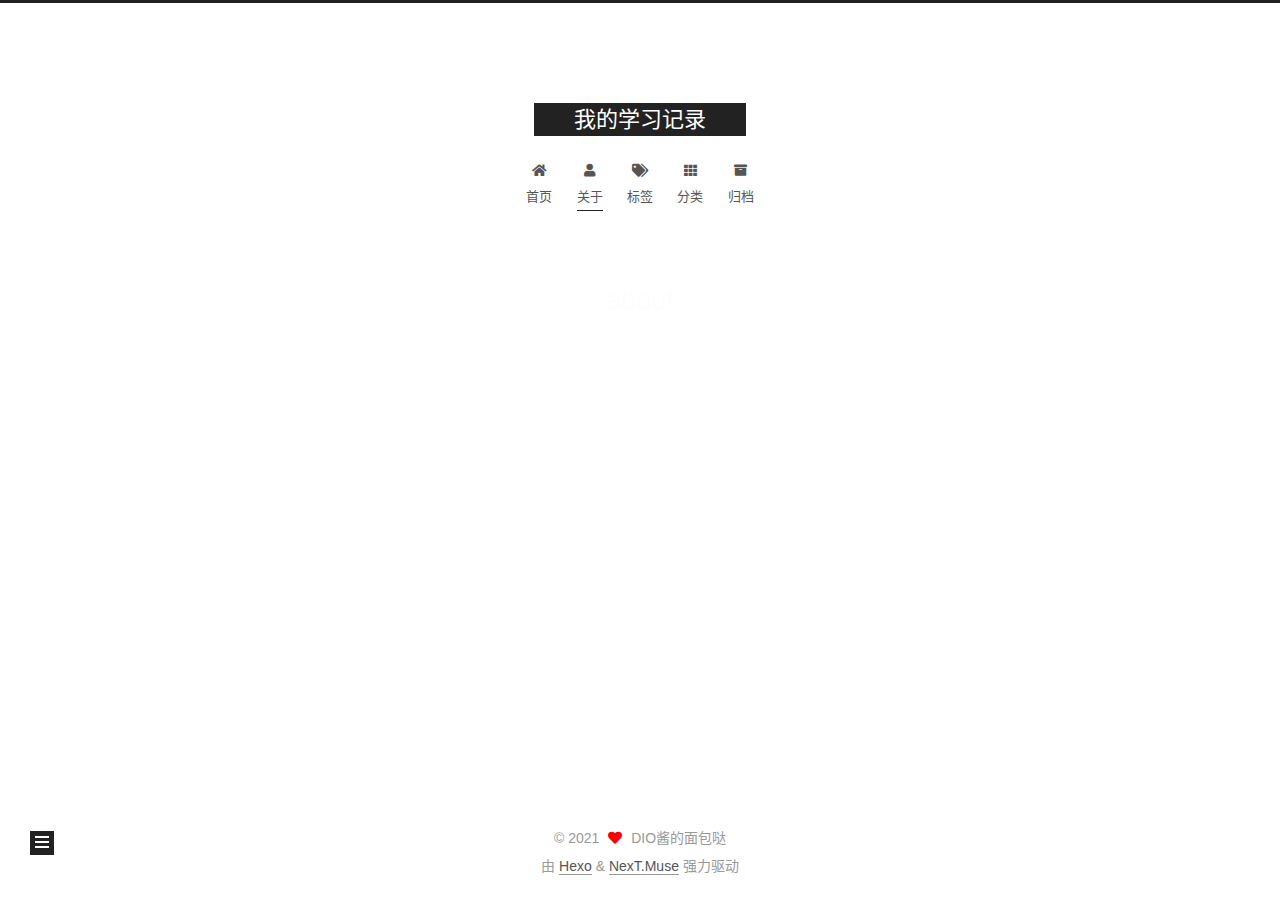
<file: about/index.html>
<!DOCTYPE html>
<html lang="zh-CN">
<head>
  <meta charset="UTF-8">
<meta name="viewport" content="width=device-width, initial-scale=1, maximum-scale=2">
<meta name="theme-color" content="#222">
<meta name="generator" content="Hexo 5.3.0">
  <link rel="apple-touch-icon" sizes="180x180" href="/images/apple-touch-icon-next.png">
  <link rel="icon" type="image/png" sizes="32x32" href="/images/favicon-32x32-next.png">
  <link rel="icon" type="image/png" sizes="16x16" href="/images/favicon-16x16-next.png">
  <link rel="mask-icon" href="/images/logo.svg" color="#222">

<link rel="stylesheet" href="/css/main.css">


<link rel="stylesheet" href="/lib/font-awesome/css/all.min.css">

<script id="hexo-configurations">
    var NexT = window.NexT || {};
    var CONFIG = {"hostname":"example.com","root":"/","scheme":"Muse","version":"7.8.0","exturl":false,"sidebar":{"position":"left","display":"post","padding":18,"offset":12,"onmobile":false},"copycode":{"enable":false,"show_result":false,"style":null},"back2top":{"enable":true,"sidebar":false,"scrollpercent":false},"bookmark":{"enable":false,"color":"#222","save":"auto"},"fancybox":false,"mediumzoom":false,"lazyload":false,"pangu":false,"comments":{"style":"tabs","active":null,"storage":true,"lazyload":false,"nav":null},"algolia":{"hits":{"per_page":10},"labels":{"input_placeholder":"Search for Posts","hits_empty":"We didn't find any results for the search: ${query}","hits_stats":"${hits} results found in ${time} ms"}},"localsearch":{"enable":false,"trigger":"auto","top_n_per_article":1,"unescape":false,"preload":false},"motion":{"enable":true,"async":false,"transition":{"post_block":"fadeIn","post_header":"slideDownIn","post_body":"slideDownIn","coll_header":"slideLeftIn","sidebar":"slideUpIn"}}};
  </script>

  <meta name="description" content="收藏与学习">
<meta property="og:type" content="website">
<meta property="og:title" content="about">
<meta property="og:url" content="http://example.com/about/index.html">
<meta property="og:site_name" content="我的学习记录">
<meta property="og:description" content="收藏与学习">
<meta property="og:locale" content="zh_CN">
<meta property="article:published_time" content="2021-02-22T07:31:40.000Z">
<meta property="article:modified_time" content="2021-02-22T07:31:40.939Z">
<meta property="article:author" content="DIO酱的面包哒">
<meta name="twitter:card" content="summary">

<link rel="canonical" href="http://example.com/about/">


<script id="page-configurations">
  // https://hexo.io/docs/variables.html
  CONFIG.page = {
    sidebar: "",
    isHome : false,
    isPost : false,
    lang   : 'zh-CN'
  };
</script>

  <title>about | 我的学习记录
</title>
  






  <noscript>
  <style>
  .use-motion .brand,
  .use-motion .menu-item,
  .sidebar-inner,
  .use-motion .post-block,
  .use-motion .pagination,
  .use-motion .comments,
  .use-motion .post-header,
  .use-motion .post-body,
  .use-motion .collection-header { opacity: initial; }

  .use-motion .site-title,
  .use-motion .site-subtitle {
    opacity: initial;
    top: initial;
  }

  .use-motion .logo-line-before i { left: initial; }
  .use-motion .logo-line-after i { right: initial; }
  </style>
</noscript>

</head>

<body itemscope itemtype="http://schema.org/WebPage">
  <div class="container use-motion">
    <div class="headband"></div>

    <header class="header" itemscope itemtype="http://schema.org/WPHeader">
      <div class="header-inner"><div class="site-brand-container">
  <div class="site-nav-toggle">
    <div class="toggle" aria-label="切换导航栏">
      <span class="toggle-line toggle-line-first"></span>
      <span class="toggle-line toggle-line-middle"></span>
      <span class="toggle-line toggle-line-last"></span>
    </div>
  </div>

  <div class="site-meta">

    <a href="/" class="brand" rel="start">
      <span class="logo-line-before"><i></i></span>
      <h1 class="site-title">我的学习记录</h1>
      <span class="logo-line-after"><i></i></span>
    </a>
  </div>

  <div class="site-nav-right">
    <div class="toggle popup-trigger">
    </div>
  </div>
</div>




<nav class="site-nav">
  <ul id="menu" class="main-menu menu">
        <li class="menu-item menu-item-home">

    <a href="/" rel="section"><i class="fa fa-home fa-fw"></i>首页</a>

  </li>
        <li class="menu-item menu-item-about">

    <a href="/about/" rel="section"><i class="fa fa-user fa-fw"></i>关于</a>

  </li>
        <li class="menu-item menu-item-tags">

    <a href="/tags/" rel="section"><i class="fa fa-tags fa-fw"></i>标签</a>

  </li>
        <li class="menu-item menu-item-categories">

    <a href="/categories/" rel="section"><i class="fa fa-th fa-fw"></i>分类</a>

  </li>
        <li class="menu-item menu-item-archives">

    <a href="/archives/" rel="section"><i class="fa fa-archive fa-fw"></i>归档</a>

  </li>
  </ul>
</nav>




</div>
    </header>

    
  <div class="back-to-top">
    <i class="fa fa-arrow-up"></i>
    <span>0%</span>
  </div>


    <main class="main">
      <div class="main-inner">
        <div class="content-wrap">
          
  
  

          <div class="content page posts-expand">
            

    
    
    
    <div class="post-block" lang="zh-CN">
      <header class="post-header">

<h1 class="post-title" itemprop="name headline">about
</h1>

<div class="post-meta">
  

</div>

</header>

      
      
      
      <div class="post-body">
          
      </div>
      
      
      
    </div>
    

    
    
    


          </div>
          

<script>
  window.addEventListener('tabs:register', () => {
    let { activeClass } = CONFIG.comments;
    if (CONFIG.comments.storage) {
      activeClass = localStorage.getItem('comments_active') || activeClass;
    }
    if (activeClass) {
      let activeTab = document.querySelector(`a[href="#comment-${activeClass}"]`);
      if (activeTab) {
        activeTab.click();
      }
    }
  });
  if (CONFIG.comments.storage) {
    window.addEventListener('tabs:click', event => {
      if (!event.target.matches('.tabs-comment .tab-content .tab-pane')) return;
      let commentClass = event.target.classList[1];
      localStorage.setItem('comments_active', commentClass);
    });
  }
</script>

        </div>
          
  
  <div class="toggle sidebar-toggle">
    <span class="toggle-line toggle-line-first"></span>
    <span class="toggle-line toggle-line-middle"></span>
    <span class="toggle-line toggle-line-last"></span>
  </div>

  <aside class="sidebar">
    <div class="sidebar-inner">

      <ul class="sidebar-nav motion-element">
        <li class="sidebar-nav-toc">
          文章目录
        </li>
        <li class="sidebar-nav-overview">
          站点概览
        </li>
      </ul>

      <!--noindex-->
      <div class="post-toc-wrap sidebar-panel">
      </div>
      <!--/noindex-->

      <div class="site-overview-wrap sidebar-panel">
        <div class="site-author motion-element" itemprop="author" itemscope itemtype="http://schema.org/Person">
  <p class="site-author-name" itemprop="name">DIO酱的面包哒</p>
  <div class="site-description" itemprop="description">收藏与学习</div>
</div>
<div class="site-state-wrap motion-element">
  <nav class="site-state">
      <div class="site-state-item site-state-posts">
          <a href="/archives/">
        
          <span class="site-state-item-count">6</span>
          <span class="site-state-item-name">日志</span>
        </a>
      </div>
      <div class="site-state-item site-state-tags">
        <span class="site-state-item-count">1</span>
        <span class="site-state-item-name">标签</span>
      </div>
  </nav>
</div>



      </div>

    </div>
  </aside>
  <div id="sidebar-dimmer"></div>


      </div>
    </main>

    <footer class="footer">
      <div class="footer-inner">
        

        

<div class="copyright">
  
  &copy; 
  <span itemprop="copyrightYear">2021</span>
  <span class="with-love">
    <i class="fa fa-heart"></i>
  </span>
  <span class="author" itemprop="copyrightHolder">DIO酱的面包哒</span>
</div>
  <div class="powered-by">由 <a href="https://hexo.io/" class="theme-link" rel="noopener" target="_blank">Hexo</a> & <a href="https://muse.theme-next.org/" class="theme-link" rel="noopener" target="_blank">NexT.Muse</a> 强力驱动
  </div>

        








      </div>
    </footer>
  </div>

  
  <script src="/lib/anime.min.js"></script>
  <script src="/lib/velocity/velocity.min.js"></script>
  <script src="/lib/velocity/velocity.ui.min.js"></script>

<script src="/js/utils.js"></script>

<script src="/js/motion.js"></script>


<script src="/js/schemes/muse.js"></script>


<script src="/js/next-boot.js"></script>




  















  

  

</body>
</html>
</file>
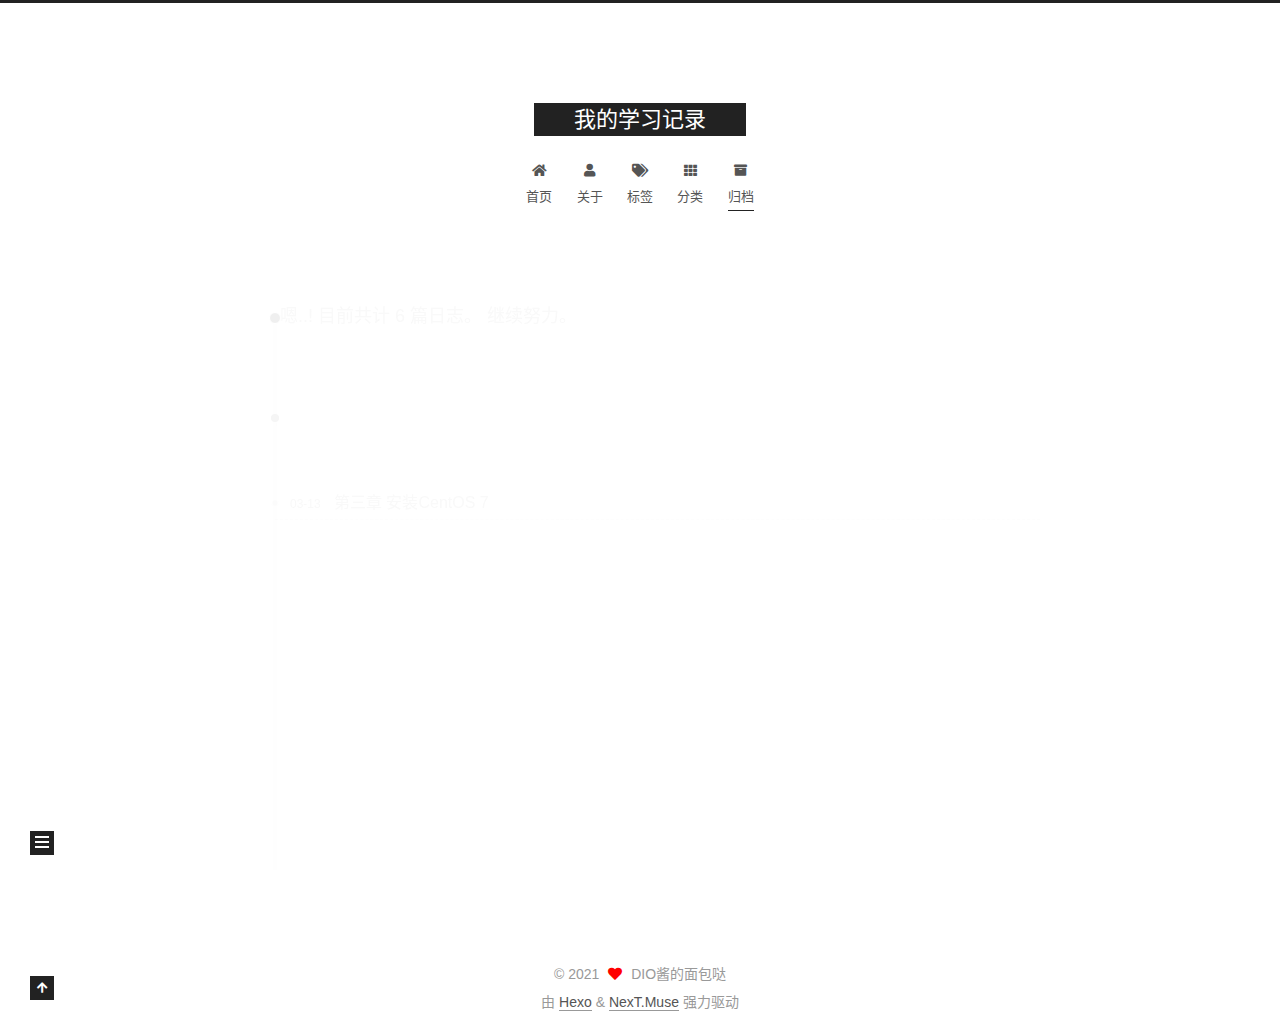
<file: archives/index.html>
<!DOCTYPE html>
<html lang="zh-CN">
<head>
  <meta charset="UTF-8">
<meta name="viewport" content="width=device-width, initial-scale=1, maximum-scale=2">
<meta name="theme-color" content="#222">
<meta name="generator" content="Hexo 5.3.0">
  <link rel="apple-touch-icon" sizes="180x180" href="/images/apple-touch-icon-next.png">
  <link rel="icon" type="image/png" sizes="32x32" href="/images/favicon-32x32-next.png">
  <link rel="icon" type="image/png" sizes="16x16" href="/images/favicon-16x16-next.png">
  <link rel="mask-icon" href="/images/logo.svg" color="#222">

<link rel="stylesheet" href="/css/main.css">


<link rel="stylesheet" href="/lib/font-awesome/css/all.min.css">

<script id="hexo-configurations">
    var NexT = window.NexT || {};
    var CONFIG = {"hostname":"example.com","root":"/","scheme":"Muse","version":"7.8.0","exturl":false,"sidebar":{"position":"left","display":"post","padding":18,"offset":12,"onmobile":false},"copycode":{"enable":false,"show_result":false,"style":null},"back2top":{"enable":true,"sidebar":false,"scrollpercent":false},"bookmark":{"enable":false,"color":"#222","save":"auto"},"fancybox":false,"mediumzoom":false,"lazyload":false,"pangu":false,"comments":{"style":"tabs","active":null,"storage":true,"lazyload":false,"nav":null},"algolia":{"hits":{"per_page":10},"labels":{"input_placeholder":"Search for Posts","hits_empty":"We didn't find any results for the search: ${query}","hits_stats":"${hits} results found in ${time} ms"}},"localsearch":{"enable":false,"trigger":"auto","top_n_per_article":1,"unescape":false,"preload":false},"motion":{"enable":true,"async":false,"transition":{"post_block":"fadeIn","post_header":"slideDownIn","post_body":"slideDownIn","coll_header":"slideLeftIn","sidebar":"slideUpIn"}}};
  </script>

  <meta name="description" content="收藏与学习">
<meta property="og:type" content="website">
<meta property="og:title" content="我的学习记录">
<meta property="og:url" content="http://example.com/archives/index.html">
<meta property="og:site_name" content="我的学习记录">
<meta property="og:description" content="收藏与学习">
<meta property="og:locale" content="zh_CN">
<meta property="article:author" content="DIO酱的面包哒">
<meta name="twitter:card" content="summary">

<link rel="canonical" href="http://example.com/archives/">


<script id="page-configurations">
  // https://hexo.io/docs/variables.html
  CONFIG.page = {
    sidebar: "",
    isHome : false,
    isPost : false,
    lang   : 'zh-CN'
  };
</script>

  <title>归档 | 我的学习记录</title>
  






  <noscript>
  <style>
  .use-motion .brand,
  .use-motion .menu-item,
  .sidebar-inner,
  .use-motion .post-block,
  .use-motion .pagination,
  .use-motion .comments,
  .use-motion .post-header,
  .use-motion .post-body,
  .use-motion .collection-header { opacity: initial; }

  .use-motion .site-title,
  .use-motion .site-subtitle {
    opacity: initial;
    top: initial;
  }

  .use-motion .logo-line-before i { left: initial; }
  .use-motion .logo-line-after i { right: initial; }
  </style>
</noscript>

</head>

<body itemscope itemtype="http://schema.org/WebPage">
  <div class="container use-motion">
    <div class="headband"></div>

    <header class="header" itemscope itemtype="http://schema.org/WPHeader">
      <div class="header-inner"><div class="site-brand-container">
  <div class="site-nav-toggle">
    <div class="toggle" aria-label="切换导航栏">
      <span class="toggle-line toggle-line-first"></span>
      <span class="toggle-line toggle-line-middle"></span>
      <span class="toggle-line toggle-line-last"></span>
    </div>
  </div>

  <div class="site-meta">

    <a href="/" class="brand" rel="start">
      <span class="logo-line-before"><i></i></span>
      <h1 class="site-title">我的学习记录</h1>
      <span class="logo-line-after"><i></i></span>
    </a>
  </div>

  <div class="site-nav-right">
    <div class="toggle popup-trigger">
    </div>
  </div>
</div>




<nav class="site-nav">
  <ul id="menu" class="main-menu menu">
        <li class="menu-item menu-item-home">

    <a href="/" rel="section"><i class="fa fa-home fa-fw"></i>首页</a>

  </li>
        <li class="menu-item menu-item-about">

    <a href="/about/" rel="section"><i class="fa fa-user fa-fw"></i>关于</a>

  </li>
        <li class="menu-item menu-item-tags">

    <a href="/tags/" rel="section"><i class="fa fa-tags fa-fw"></i>标签</a>

  </li>
        <li class="menu-item menu-item-categories">

    <a href="/categories/" rel="section"><i class="fa fa-th fa-fw"></i>分类</a>

  </li>
        <li class="menu-item menu-item-archives">

    <a href="/archives/" rel="section"><i class="fa fa-archive fa-fw"></i>归档</a>

  </li>
  </ul>
</nav>




</div>
    </header>

    
  <div class="back-to-top">
    <i class="fa fa-arrow-up"></i>
    <span>0%</span>
  </div>


    <main class="main">
      <div class="main-inner">
        <div class="content-wrap">
          

          <div class="content archive">
            

  
  
  
  <div class="post-block">
    <div class="posts-collapse">
      <div class="collection-title">
        <span class="collection-header">嗯..! 目前共计 6 篇日志。 继续努力。</span>
      </div>

      
    <div class="collection-year">
      <span class="collection-header">2021</span>
    </div>

  <article itemscope itemtype="http://schema.org/Article">
    <header class="post-header">

      <div class="post-meta">
        <time itemprop="dateCreated"
              datetime="2021-03-13T20:14:00+08:00"
              content="2021-03-13">
          03-13
        </time>
      </div>

      <div class="post-title">
          <a class="post-title-link" href="/2021/03/13/%E7%AC%AC%E4%B8%89%E7%AB%A0%20%E5%AE%89%E8%A3%85CentOS%207/" itemprop="url">
            <span itemprop="name">第三章 安装CentOS 7</span>
          </a>
      </div>

    </header>
  </article>

  <article itemscope itemtype="http://schema.org/Article">
    <header class="post-header">

      <div class="post-meta">
        <time itemprop="dateCreated"
              datetime="2021-03-13T13:11:35+08:00"
              content="2021-03-13">
          03-13
        </time>
      </div>

      <div class="post-title">
          <a class="post-title-link" href="/2021/03/13/%E7%AC%AC%E4%BA%8C%E7%AB%A0%20%E4%B8%BB%E6%9C%BA%E8%A7%84%E5%88%92%E4%B8%8E%E7%A3%81%E7%9B%98%E5%88%86%E5%8C%BA/" itemprop="url">
            <span itemprop="name">第二章 主机规划与磁盘分区</span>
          </a>
      </div>

    </header>
  </article>

  <article itemscope itemtype="http://schema.org/Article">
    <header class="post-header">

      <div class="post-meta">
        <time itemprop="dateCreated"
              datetime="2021-03-07T14:08:19+08:00"
              content="2021-03-07">
          03-07
        </time>
      </div>

      <div class="post-title">
          <a class="post-title-link" href="/2021/03/07/%E7%AC%AC%E4%B8%80%E7%AB%A0%20Linux%E6%98%AF%E4%BB%80%E4%B9%88%E5%A6%82%E4%BD%95%E5%AD%A6%E4%B9%A0/" itemprop="url">
            <span itemprop="name">第一章 Linux是什么与如何学习</span>
          </a>
      </div>

    </header>
  </article>

  <article itemscope itemtype="http://schema.org/Article">
    <header class="post-header">

      <div class="post-meta">
        <time itemprop="dateCreated"
              datetime="2021-02-22T15:27:15+08:00"
              content="2021-02-22">
          02-22
        </time>
      </div>

      <div class="post-title">
          <a class="post-title-link" href="/2021/02/22/%E7%AC%AC%E9%9B%B6%E7%AB%A0%20%E8%AE%A1%E7%AE%97%E6%9C%BA%E6%A6%82%E8%AE%BA/" itemprop="url">
            <span itemprop="name">第零章 计算机概论</span>
          </a>
      </div>

    </header>
  </article>

  <article itemscope itemtype="http://schema.org/Article">
    <header class="post-header">

      <div class="post-meta">
        <time itemprop="dateCreated"
              datetime="2021-02-20T18:23:14+08:00"
              content="2021-02-20">
          02-20
        </time>
      </div>

      <div class="post-title">
          <a class="post-title-link" href="/2021/02/20/text/" itemprop="url">
            <span itemprop="name">text</span>
          </a>
      </div>

    </header>
  </article>

  <article itemscope itemtype="http://schema.org/Article">
    <header class="post-header">

      <div class="post-meta">
        <time itemprop="dateCreated"
              datetime="2021-02-20T18:21:29+08:00"
              content="2021-02-20">
          02-20
        </time>
      </div>

      <div class="post-title">
          <a class="post-title-link" href="/2021/02/20/hello-world/" itemprop="url">
            <span itemprop="name">Hello World</span>
          </a>
      </div>

    </header>
  </article>


    </div>
  </div>
  
  
  

  



          </div>
          

<script>
  window.addEventListener('tabs:register', () => {
    let { activeClass } = CONFIG.comments;
    if (CONFIG.comments.storage) {
      activeClass = localStorage.getItem('comments_active') || activeClass;
    }
    if (activeClass) {
      let activeTab = document.querySelector(`a[href="#comment-${activeClass}"]`);
      if (activeTab) {
        activeTab.click();
      }
    }
  });
  if (CONFIG.comments.storage) {
    window.addEventListener('tabs:click', event => {
      if (!event.target.matches('.tabs-comment .tab-content .tab-pane')) return;
      let commentClass = event.target.classList[1];
      localStorage.setItem('comments_active', commentClass);
    });
  }
</script>

        </div>
          
  
  <div class="toggle sidebar-toggle">
    <span class="toggle-line toggle-line-first"></span>
    <span class="toggle-line toggle-line-middle"></span>
    <span class="toggle-line toggle-line-last"></span>
  </div>

  <aside class="sidebar">
    <div class="sidebar-inner">

      <ul class="sidebar-nav motion-element">
        <li class="sidebar-nav-toc">
          文章目录
        </li>
        <li class="sidebar-nav-overview">
          站点概览
        </li>
      </ul>

      <!--noindex-->
      <div class="post-toc-wrap sidebar-panel">
      </div>
      <!--/noindex-->

      <div class="site-overview-wrap sidebar-panel">
        <div class="site-author motion-element" itemprop="author" itemscope itemtype="http://schema.org/Person">
  <p class="site-author-name" itemprop="name">DIO酱的面包哒</p>
  <div class="site-description" itemprop="description">收藏与学习</div>
</div>
<div class="site-state-wrap motion-element">
  <nav class="site-state">
      <div class="site-state-item site-state-posts">
          <a href="/archives/">
        
          <span class="site-state-item-count">6</span>
          <span class="site-state-item-name">日志</span>
        </a>
      </div>
      <div class="site-state-item site-state-tags">
        <span class="site-state-item-count">1</span>
        <span class="site-state-item-name">标签</span>
      </div>
  </nav>
</div>



      </div>

    </div>
  </aside>
  <div id="sidebar-dimmer"></div>


      </div>
    </main>

    <footer class="footer">
      <div class="footer-inner">
        

        

<div class="copyright">
  
  &copy; 
  <span itemprop="copyrightYear">2021</span>
  <span class="with-love">
    <i class="fa fa-heart"></i>
  </span>
  <span class="author" itemprop="copyrightHolder">DIO酱的面包哒</span>
</div>
  <div class="powered-by">由 <a href="https://hexo.io/" class="theme-link" rel="noopener" target="_blank">Hexo</a> & <a href="https://muse.theme-next.org/" class="theme-link" rel="noopener" target="_blank">NexT.Muse</a> 强力驱动
  </div>

        








      </div>
    </footer>
  </div>

  
  <script src="/lib/anime.min.js"></script>
  <script src="/lib/velocity/velocity.min.js"></script>
  <script src="/lib/velocity/velocity.ui.min.js"></script>

<script src="/js/utils.js"></script>

<script src="/js/motion.js"></script>


<script src="/js/schemes/muse.js"></script>


<script src="/js/next-boot.js"></script>




  















  

  

</body>
</html>
</file>
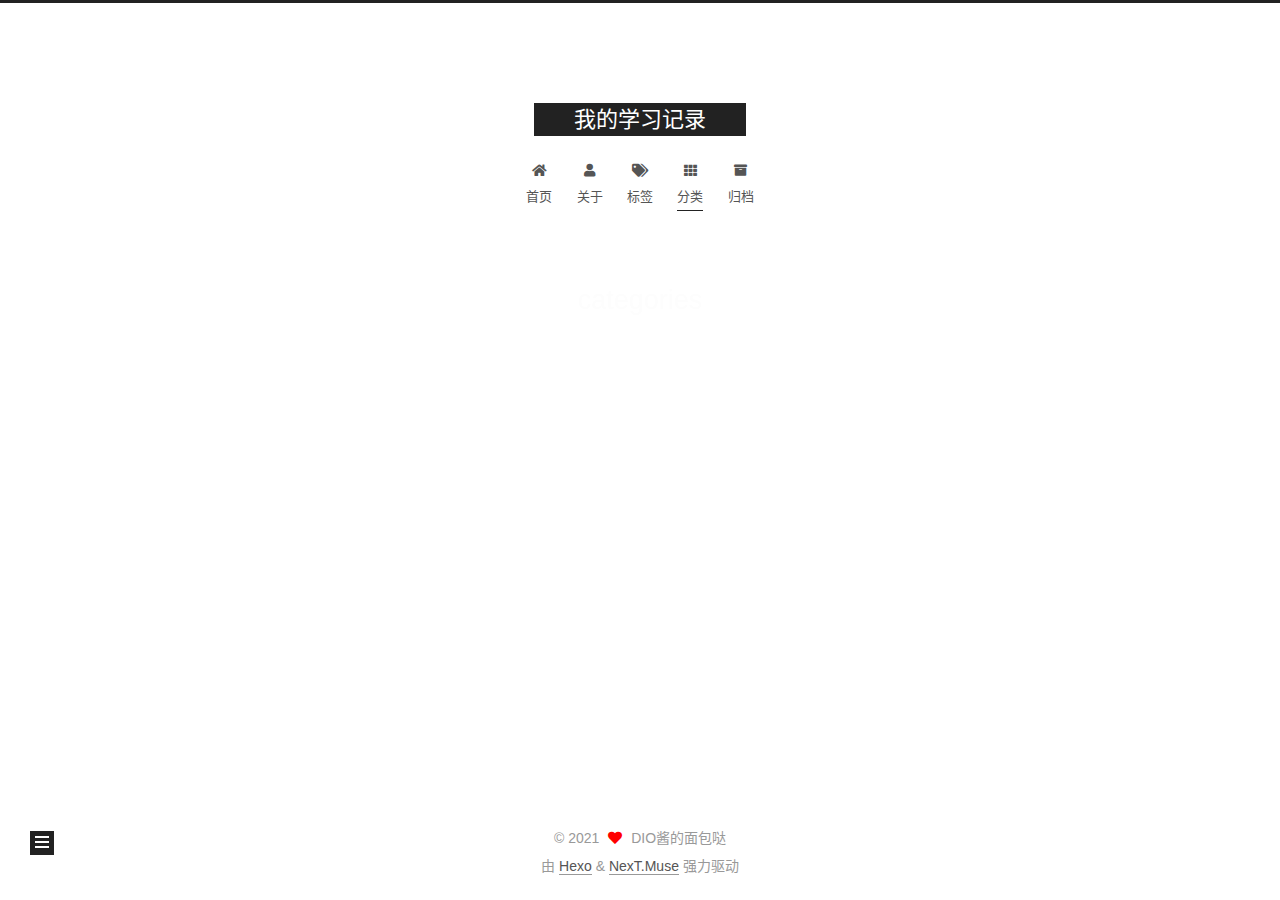
<file: categories/index.html>
<!DOCTYPE html>
<html lang="zh-CN">
<head>
  <meta charset="UTF-8">
<meta name="viewport" content="width=device-width, initial-scale=1, maximum-scale=2">
<meta name="theme-color" content="#222">
<meta name="generator" content="Hexo 5.3.0">
  <link rel="apple-touch-icon" sizes="180x180" href="/images/apple-touch-icon-next.png">
  <link rel="icon" type="image/png" sizes="32x32" href="/images/favicon-32x32-next.png">
  <link rel="icon" type="image/png" sizes="16x16" href="/images/favicon-16x16-next.png">
  <link rel="mask-icon" href="/images/logo.svg" color="#222">

<link rel="stylesheet" href="/css/main.css">


<link rel="stylesheet" href="/lib/font-awesome/css/all.min.css">

<script id="hexo-configurations">
    var NexT = window.NexT || {};
    var CONFIG = {"hostname":"example.com","root":"/","scheme":"Muse","version":"7.8.0","exturl":false,"sidebar":{"position":"left","display":"post","padding":18,"offset":12,"onmobile":false},"copycode":{"enable":false,"show_result":false,"style":null},"back2top":{"enable":true,"sidebar":false,"scrollpercent":false},"bookmark":{"enable":false,"color":"#222","save":"auto"},"fancybox":false,"mediumzoom":false,"lazyload":false,"pangu":false,"comments":{"style":"tabs","active":null,"storage":true,"lazyload":false,"nav":null},"algolia":{"hits":{"per_page":10},"labels":{"input_placeholder":"Search for Posts","hits_empty":"We didn't find any results for the search: ${query}","hits_stats":"${hits} results found in ${time} ms"}},"localsearch":{"enable":false,"trigger":"auto","top_n_per_article":1,"unescape":false,"preload":false},"motion":{"enable":true,"async":false,"transition":{"post_block":"fadeIn","post_header":"slideDownIn","post_body":"slideDownIn","coll_header":"slideLeftIn","sidebar":"slideUpIn"}}};
  </script>

  <meta name="description" content="收藏与学习">
<meta property="og:type" content="website">
<meta property="og:title" content="categories">
<meta property="og:url" content="http://example.com/categories/index.html">
<meta property="og:site_name" content="我的学习记录">
<meta property="og:description" content="收藏与学习">
<meta property="og:locale" content="zh_CN">
<meta property="article:published_time" content="2021-02-22T07:31:14.000Z">
<meta property="article:modified_time" content="2021-02-22T07:31:15.041Z">
<meta property="article:author" content="DIO酱的面包哒">
<meta name="twitter:card" content="summary">

<link rel="canonical" href="http://example.com/categories/">


<script id="page-configurations">
  // https://hexo.io/docs/variables.html
  CONFIG.page = {
    sidebar: "",
    isHome : false,
    isPost : false,
    lang   : 'zh-CN'
  };
</script>

  <title>categories | 我的学习记录
</title>
  






  <noscript>
  <style>
  .use-motion .brand,
  .use-motion .menu-item,
  .sidebar-inner,
  .use-motion .post-block,
  .use-motion .pagination,
  .use-motion .comments,
  .use-motion .post-header,
  .use-motion .post-body,
  .use-motion .collection-header { opacity: initial; }

  .use-motion .site-title,
  .use-motion .site-subtitle {
    opacity: initial;
    top: initial;
  }

  .use-motion .logo-line-before i { left: initial; }
  .use-motion .logo-line-after i { right: initial; }
  </style>
</noscript>

</head>

<body itemscope itemtype="http://schema.org/WebPage">
  <div class="container use-motion">
    <div class="headband"></div>

    <header class="header" itemscope itemtype="http://schema.org/WPHeader">
      <div class="header-inner"><div class="site-brand-container">
  <div class="site-nav-toggle">
    <div class="toggle" aria-label="切换导航栏">
      <span class="toggle-line toggle-line-first"></span>
      <span class="toggle-line toggle-line-middle"></span>
      <span class="toggle-line toggle-line-last"></span>
    </div>
  </div>

  <div class="site-meta">

    <a href="/" class="brand" rel="start">
      <span class="logo-line-before"><i></i></span>
      <h1 class="site-title">我的学习记录</h1>
      <span class="logo-line-after"><i></i></span>
    </a>
  </div>

  <div class="site-nav-right">
    <div class="toggle popup-trigger">
    </div>
  </div>
</div>




<nav class="site-nav">
  <ul id="menu" class="main-menu menu">
        <li class="menu-item menu-item-home">

    <a href="/" rel="section"><i class="fa fa-home fa-fw"></i>首页</a>

  </li>
        <li class="menu-item menu-item-about">

    <a href="/about/" rel="section"><i class="fa fa-user fa-fw"></i>关于</a>

  </li>
        <li class="menu-item menu-item-tags">

    <a href="/tags/" rel="section"><i class="fa fa-tags fa-fw"></i>标签</a>

  </li>
        <li class="menu-item menu-item-categories">

    <a href="/categories/" rel="section"><i class="fa fa-th fa-fw"></i>分类</a>

  </li>
        <li class="menu-item menu-item-archives">

    <a href="/archives/" rel="section"><i class="fa fa-archive fa-fw"></i>归档</a>

  </li>
  </ul>
</nav>




</div>
    </header>

    
  <div class="back-to-top">
    <i class="fa fa-arrow-up"></i>
    <span>0%</span>
  </div>


    <main class="main">
      <div class="main-inner">
        <div class="content-wrap">
          
  
  

          <div class="content page posts-expand">
            

    
    
    
    <div class="post-block" lang="zh-CN">
      <header class="post-header">

<h1 class="post-title" itemprop="name headline">categories
</h1>

<div class="post-meta">
  

</div>

</header>

      
      
      
      <div class="post-body">
          
      </div>
      
      
      
    </div>
    

    
    
    


          </div>
          

<script>
  window.addEventListener('tabs:register', () => {
    let { activeClass } = CONFIG.comments;
    if (CONFIG.comments.storage) {
      activeClass = localStorage.getItem('comments_active') || activeClass;
    }
    if (activeClass) {
      let activeTab = document.querySelector(`a[href="#comment-${activeClass}"]`);
      if (activeTab) {
        activeTab.click();
      }
    }
  });
  if (CONFIG.comments.storage) {
    window.addEventListener('tabs:click', event => {
      if (!event.target.matches('.tabs-comment .tab-content .tab-pane')) return;
      let commentClass = event.target.classList[1];
      localStorage.setItem('comments_active', commentClass);
    });
  }
</script>

        </div>
          
  
  <div class="toggle sidebar-toggle">
    <span class="toggle-line toggle-line-first"></span>
    <span class="toggle-line toggle-line-middle"></span>
    <span class="toggle-line toggle-line-last"></span>
  </div>

  <aside class="sidebar">
    <div class="sidebar-inner">

      <ul class="sidebar-nav motion-element">
        <li class="sidebar-nav-toc">
          文章目录
        </li>
        <li class="sidebar-nav-overview">
          站点概览
        </li>
      </ul>

      <!--noindex-->
      <div class="post-toc-wrap sidebar-panel">
      </div>
      <!--/noindex-->

      <div class="site-overview-wrap sidebar-panel">
        <div class="site-author motion-element" itemprop="author" itemscope itemtype="http://schema.org/Person">
  <p class="site-author-name" itemprop="name">DIO酱的面包哒</p>
  <div class="site-description" itemprop="description">收藏与学习</div>
</div>
<div class="site-state-wrap motion-element">
  <nav class="site-state">
      <div class="site-state-item site-state-posts">
          <a href="/archives/">
        
          <span class="site-state-item-count">6</span>
          <span class="site-state-item-name">日志</span>
        </a>
      </div>
      <div class="site-state-item site-state-tags">
        <span class="site-state-item-count">1</span>
        <span class="site-state-item-name">标签</span>
      </div>
  </nav>
</div>



      </div>

    </div>
  </aside>
  <div id="sidebar-dimmer"></div>


      </div>
    </main>

    <footer class="footer">
      <div class="footer-inner">
        

        

<div class="copyright">
  
  &copy; 
  <span itemprop="copyrightYear">2021</span>
  <span class="with-love">
    <i class="fa fa-heart"></i>
  </span>
  <span class="author" itemprop="copyrightHolder">DIO酱的面包哒</span>
</div>
  <div class="powered-by">由 <a href="https://hexo.io/" class="theme-link" rel="noopener" target="_blank">Hexo</a> & <a href="https://muse.theme-next.org/" class="theme-link" rel="noopener" target="_blank">NexT.Muse</a> 强力驱动
  </div>

        








      </div>
    </footer>
  </div>

  
  <script src="/lib/anime.min.js"></script>
  <script src="/lib/velocity/velocity.min.js"></script>
  <script src="/lib/velocity/velocity.ui.min.js"></script>

<script src="/js/utils.js"></script>

<script src="/js/motion.js"></script>


<script src="/js/schemes/muse.js"></script>


<script src="/js/next-boot.js"></script>




  















  

  

</body>
</html>
</file>
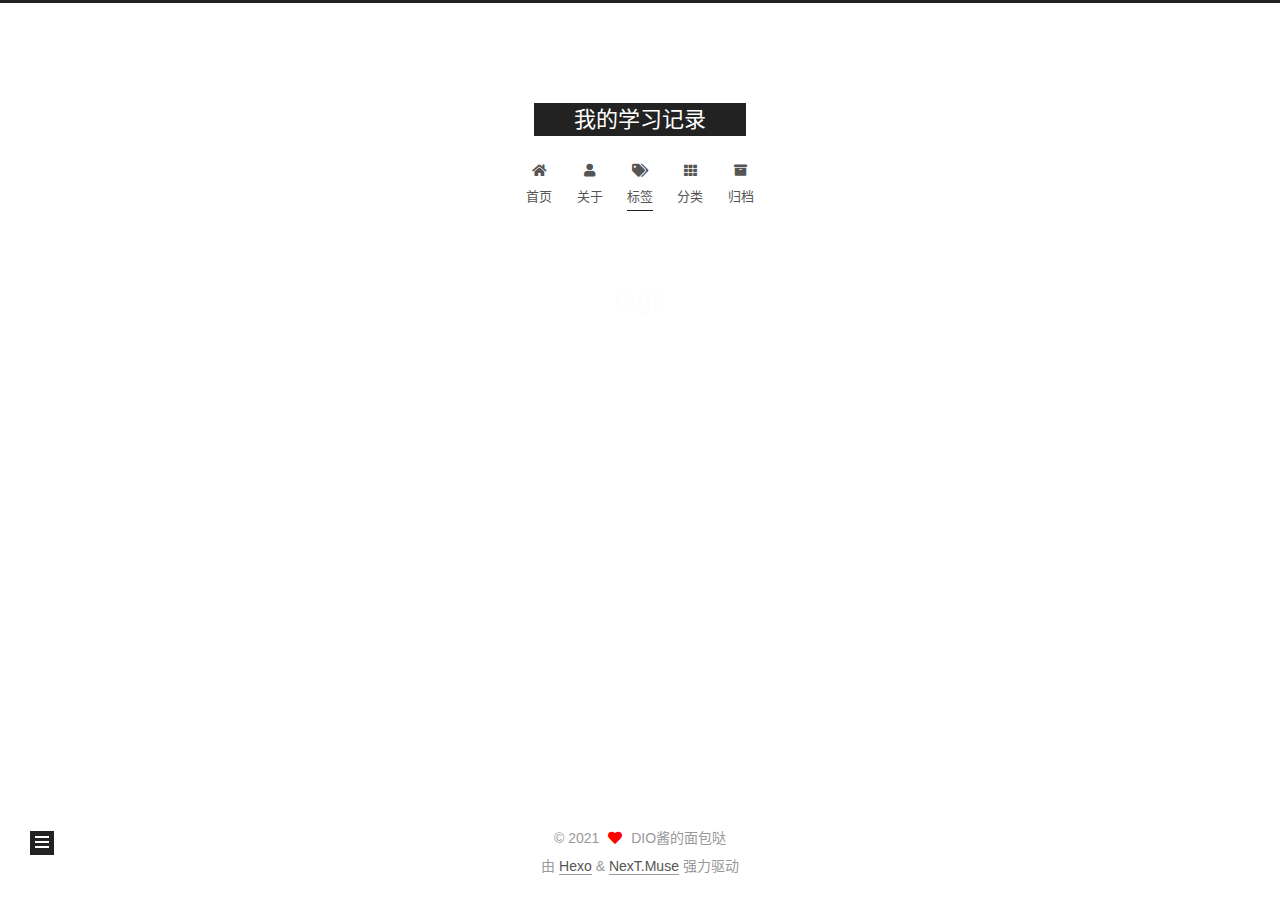
<file: tags/index.html>
<!DOCTYPE html>
<html lang="zh-CN">
<head>
  <meta charset="UTF-8">
<meta name="viewport" content="width=device-width, initial-scale=1, maximum-scale=2">
<meta name="theme-color" content="#222">
<meta name="generator" content="Hexo 5.3.0">
  <link rel="apple-touch-icon" sizes="180x180" href="/images/apple-touch-icon-next.png">
  <link rel="icon" type="image/png" sizes="32x32" href="/images/favicon-32x32-next.png">
  <link rel="icon" type="image/png" sizes="16x16" href="/images/favicon-16x16-next.png">
  <link rel="mask-icon" href="/images/logo.svg" color="#222">

<link rel="stylesheet" href="/css/main.css">


<link rel="stylesheet" href="/lib/font-awesome/css/all.min.css">

<script id="hexo-configurations">
    var NexT = window.NexT || {};
    var CONFIG = {"hostname":"example.com","root":"/","scheme":"Muse","version":"7.8.0","exturl":false,"sidebar":{"position":"left","display":"post","padding":18,"offset":12,"onmobile":false},"copycode":{"enable":false,"show_result":false,"style":null},"back2top":{"enable":true,"sidebar":false,"scrollpercent":false},"bookmark":{"enable":false,"color":"#222","save":"auto"},"fancybox":false,"mediumzoom":false,"lazyload":false,"pangu":false,"comments":{"style":"tabs","active":null,"storage":true,"lazyload":false,"nav":null},"algolia":{"hits":{"per_page":10},"labels":{"input_placeholder":"Search for Posts","hits_empty":"We didn't find any results for the search: ${query}","hits_stats":"${hits} results found in ${time} ms"}},"localsearch":{"enable":false,"trigger":"auto","top_n_per_article":1,"unescape":false,"preload":false},"motion":{"enable":true,"async":false,"transition":{"post_block":"fadeIn","post_header":"slideDownIn","post_body":"slideDownIn","coll_header":"slideLeftIn","sidebar":"slideUpIn"}}};
  </script>

  <meta name="description" content="收藏与学习">
<meta property="og:type" content="website">
<meta property="og:title" content="tags">
<meta property="og:url" content="http://example.com/tags/index.html">
<meta property="og:site_name" content="我的学习记录">
<meta property="og:description" content="收藏与学习">
<meta property="og:locale" content="zh_CN">
<meta property="article:published_time" content="2021-02-22T07:31:29.000Z">
<meta property="article:modified_time" content="2021-02-22T07:31:29.447Z">
<meta property="article:author" content="DIO酱的面包哒">
<meta name="twitter:card" content="summary">

<link rel="canonical" href="http://example.com/tags/">


<script id="page-configurations">
  // https://hexo.io/docs/variables.html
  CONFIG.page = {
    sidebar: "",
    isHome : false,
    isPost : false,
    lang   : 'zh-CN'
  };
</script>

  <title>tags | 我的学习记录
</title>
  






  <noscript>
  <style>
  .use-motion .brand,
  .use-motion .menu-item,
  .sidebar-inner,
  .use-motion .post-block,
  .use-motion .pagination,
  .use-motion .comments,
  .use-motion .post-header,
  .use-motion .post-body,
  .use-motion .collection-header { opacity: initial; }

  .use-motion .site-title,
  .use-motion .site-subtitle {
    opacity: initial;
    top: initial;
  }

  .use-motion .logo-line-before i { left: initial; }
  .use-motion .logo-line-after i { right: initial; }
  </style>
</noscript>

</head>

<body itemscope itemtype="http://schema.org/WebPage">
  <div class="container use-motion">
    <div class="headband"></div>

    <header class="header" itemscope itemtype="http://schema.org/WPHeader">
      <div class="header-inner"><div class="site-brand-container">
  <div class="site-nav-toggle">
    <div class="toggle" aria-label="切换导航栏">
      <span class="toggle-line toggle-line-first"></span>
      <span class="toggle-line toggle-line-middle"></span>
      <span class="toggle-line toggle-line-last"></span>
    </div>
  </div>

  <div class="site-meta">

    <a href="/" class="brand" rel="start">
      <span class="logo-line-before"><i></i></span>
      <h1 class="site-title">我的学习记录</h1>
      <span class="logo-line-after"><i></i></span>
    </a>
  </div>

  <div class="site-nav-right">
    <div class="toggle popup-trigger">
    </div>
  </div>
</div>




<nav class="site-nav">
  <ul id="menu" class="main-menu menu">
        <li class="menu-item menu-item-home">

    <a href="/" rel="section"><i class="fa fa-home fa-fw"></i>首页</a>

  </li>
        <li class="menu-item menu-item-about">

    <a href="/about/" rel="section"><i class="fa fa-user fa-fw"></i>关于</a>

  </li>
        <li class="menu-item menu-item-tags">

    <a href="/tags/" rel="section"><i class="fa fa-tags fa-fw"></i>标签</a>

  </li>
        <li class="menu-item menu-item-categories">

    <a href="/categories/" rel="section"><i class="fa fa-th fa-fw"></i>分类</a>

  </li>
        <li class="menu-item menu-item-archives">

    <a href="/archives/" rel="section"><i class="fa fa-archive fa-fw"></i>归档</a>

  </li>
  </ul>
</nav>




</div>
    </header>

    
  <div class="back-to-top">
    <i class="fa fa-arrow-up"></i>
    <span>0%</span>
  </div>


    <main class="main">
      <div class="main-inner">
        <div class="content-wrap">
          
  
  

          <div class="content page posts-expand">
            

    
    
    
    <div class="post-block" lang="zh-CN">
      <header class="post-header">

<h1 class="post-title" itemprop="name headline">tags
</h1>

<div class="post-meta">
  

</div>

</header>

      
      
      
      <div class="post-body">
          
      </div>
      
      
      
    </div>
    

    
    
    


          </div>
          

<script>
  window.addEventListener('tabs:register', () => {
    let { activeClass } = CONFIG.comments;
    if (CONFIG.comments.storage) {
      activeClass = localStorage.getItem('comments_active') || activeClass;
    }
    if (activeClass) {
      let activeTab = document.querySelector(`a[href="#comment-${activeClass}"]`);
      if (activeTab) {
        activeTab.click();
      }
    }
  });
  if (CONFIG.comments.storage) {
    window.addEventListener('tabs:click', event => {
      if (!event.target.matches('.tabs-comment .tab-content .tab-pane')) return;
      let commentClass = event.target.classList[1];
      localStorage.setItem('comments_active', commentClass);
    });
  }
</script>

        </div>
          
  
  <div class="toggle sidebar-toggle">
    <span class="toggle-line toggle-line-first"></span>
    <span class="toggle-line toggle-line-middle"></span>
    <span class="toggle-line toggle-line-last"></span>
  </div>

  <aside class="sidebar">
    <div class="sidebar-inner">

      <ul class="sidebar-nav motion-element">
        <li class="sidebar-nav-toc">
          文章目录
        </li>
        <li class="sidebar-nav-overview">
          站点概览
        </li>
      </ul>

      <!--noindex-->
      <div class="post-toc-wrap sidebar-panel">
      </div>
      <!--/noindex-->

      <div class="site-overview-wrap sidebar-panel">
        <div class="site-author motion-element" itemprop="author" itemscope itemtype="http://schema.org/Person">
  <p class="site-author-name" itemprop="name">DIO酱的面包哒</p>
  <div class="site-description" itemprop="description">收藏与学习</div>
</div>
<div class="site-state-wrap motion-element">
  <nav class="site-state">
      <div class="site-state-item site-state-posts">
          <a href="/archives/">
        
          <span class="site-state-item-count">6</span>
          <span class="site-state-item-name">日志</span>
        </a>
      </div>
      <div class="site-state-item site-state-tags">
        <span class="site-state-item-count">1</span>
        <span class="site-state-item-name">标签</span>
      </div>
  </nav>
</div>



      </div>

    </div>
  </aside>
  <div id="sidebar-dimmer"></div>


      </div>
    </main>

    <footer class="footer">
      <div class="footer-inner">
        

        

<div class="copyright">
  
  &copy; 
  <span itemprop="copyrightYear">2021</span>
  <span class="with-love">
    <i class="fa fa-heart"></i>
  </span>
  <span class="author" itemprop="copyrightHolder">DIO酱的面包哒</span>
</div>
  <div class="powered-by">由 <a href="https://hexo.io/" class="theme-link" rel="noopener" target="_blank">Hexo</a> & <a href="https://muse.theme-next.org/" class="theme-link" rel="noopener" target="_blank">NexT.Muse</a> 强力驱动
  </div>

        








      </div>
    </footer>
  </div>

  
  <script src="/lib/anime.min.js"></script>
  <script src="/lib/velocity/velocity.min.js"></script>
  <script src="/lib/velocity/velocity.ui.min.js"></script>

<script src="/js/utils.js"></script>

<script src="/js/motion.js"></script>


<script src="/js/schemes/muse.js"></script>


<script src="/js/next-boot.js"></script>




  















  

  

</body>
</html>
</file>
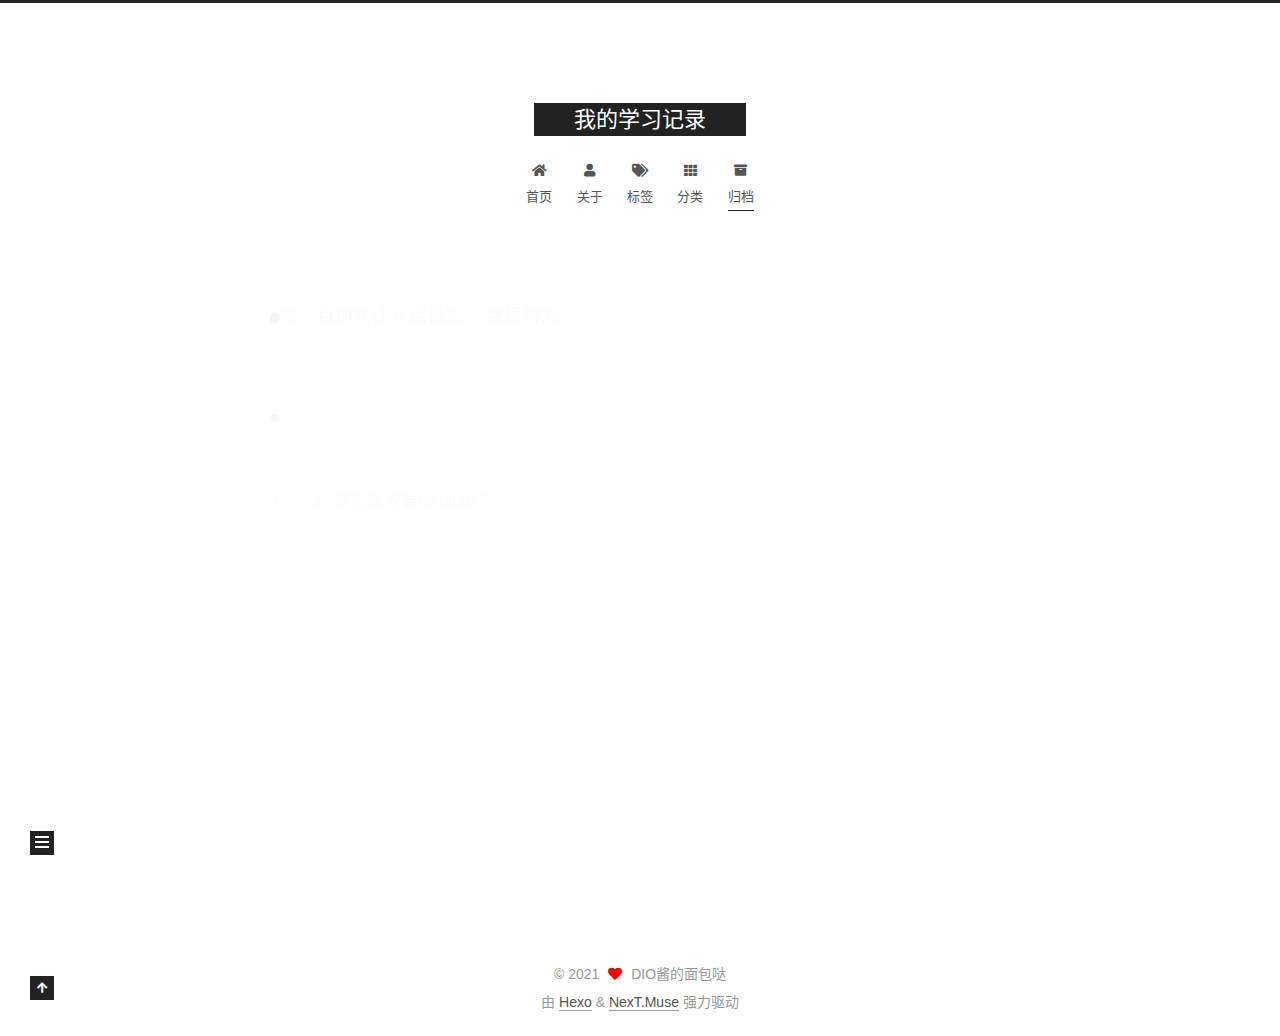
<file: archives/2021/index.html>
<!DOCTYPE html>
<html lang="zh-CN">
<head>
  <meta charset="UTF-8">
<meta name="viewport" content="width=device-width, initial-scale=1, maximum-scale=2">
<meta name="theme-color" content="#222">
<meta name="generator" content="Hexo 5.3.0">
  <link rel="apple-touch-icon" sizes="180x180" href="/images/apple-touch-icon-next.png">
  <link rel="icon" type="image/png" sizes="32x32" href="/images/favicon-32x32-next.png">
  <link rel="icon" type="image/png" sizes="16x16" href="/images/favicon-16x16-next.png">
  <link rel="mask-icon" href="/images/logo.svg" color="#222">

<link rel="stylesheet" href="/css/main.css">


<link rel="stylesheet" href="/lib/font-awesome/css/all.min.css">

<script id="hexo-configurations">
    var NexT = window.NexT || {};
    var CONFIG = {"hostname":"example.com","root":"/","scheme":"Muse","version":"7.8.0","exturl":false,"sidebar":{"position":"left","display":"post","padding":18,"offset":12,"onmobile":false},"copycode":{"enable":false,"show_result":false,"style":null},"back2top":{"enable":true,"sidebar":false,"scrollpercent":false},"bookmark":{"enable":false,"color":"#222","save":"auto"},"fancybox":false,"mediumzoom":false,"lazyload":false,"pangu":false,"comments":{"style":"tabs","active":null,"storage":true,"lazyload":false,"nav":null},"algolia":{"hits":{"per_page":10},"labels":{"input_placeholder":"Search for Posts","hits_empty":"We didn't find any results for the search: ${query}","hits_stats":"${hits} results found in ${time} ms"}},"localsearch":{"enable":false,"trigger":"auto","top_n_per_article":1,"unescape":false,"preload":false},"motion":{"enable":true,"async":false,"transition":{"post_block":"fadeIn","post_header":"slideDownIn","post_body":"slideDownIn","coll_header":"slideLeftIn","sidebar":"slideUpIn"}}};
  </script>

  <meta name="description" content="收藏与学习">
<meta property="og:type" content="website">
<meta property="og:title" content="我的学习记录">
<meta property="og:url" content="http://example.com/archives/2021/index.html">
<meta property="og:site_name" content="我的学习记录">
<meta property="og:description" content="收藏与学习">
<meta property="og:locale" content="zh_CN">
<meta property="article:author" content="DIO酱的面包哒">
<meta name="twitter:card" content="summary">

<link rel="canonical" href="http://example.com/archives/2021/">


<script id="page-configurations">
  // https://hexo.io/docs/variables.html
  CONFIG.page = {
    sidebar: "",
    isHome : false,
    isPost : false,
    lang   : 'zh-CN'
  };
</script>

  <title>归档 | 我的学习记录</title>
  






  <noscript>
  <style>
  .use-motion .brand,
  .use-motion .menu-item,
  .sidebar-inner,
  .use-motion .post-block,
  .use-motion .pagination,
  .use-motion .comments,
  .use-motion .post-header,
  .use-motion .post-body,
  .use-motion .collection-header { opacity: initial; }

  .use-motion .site-title,
  .use-motion .site-subtitle {
    opacity: initial;
    top: initial;
  }

  .use-motion .logo-line-before i { left: initial; }
  .use-motion .logo-line-after i { right: initial; }
  </style>
</noscript>

</head>

<body itemscope itemtype="http://schema.org/WebPage">
  <div class="container use-motion">
    <div class="headband"></div>

    <header class="header" itemscope itemtype="http://schema.org/WPHeader">
      <div class="header-inner"><div class="site-brand-container">
  <div class="site-nav-toggle">
    <div class="toggle" aria-label="切换导航栏">
      <span class="toggle-line toggle-line-first"></span>
      <span class="toggle-line toggle-line-middle"></span>
      <span class="toggle-line toggle-line-last"></span>
    </div>
  </div>

  <div class="site-meta">

    <a href="/" class="brand" rel="start">
      <span class="logo-line-before"><i></i></span>
      <h1 class="site-title">我的学习记录</h1>
      <span class="logo-line-after"><i></i></span>
    </a>
  </div>

  <div class="site-nav-right">
    <div class="toggle popup-trigger">
    </div>
  </div>
</div>




<nav class="site-nav">
  <ul id="menu" class="main-menu menu">
        <li class="menu-item menu-item-home">

    <a href="/" rel="section"><i class="fa fa-home fa-fw"></i>首页</a>

  </li>
        <li class="menu-item menu-item-about">

    <a href="/about/" rel="section"><i class="fa fa-user fa-fw"></i>关于</a>

  </li>
        <li class="menu-item menu-item-tags">

    <a href="/tags/" rel="section"><i class="fa fa-tags fa-fw"></i>标签</a>

  </li>
        <li class="menu-item menu-item-categories">

    <a href="/categories/" rel="section"><i class="fa fa-th fa-fw"></i>分类</a>

  </li>
        <li class="menu-item menu-item-archives">

    <a href="/archives/" rel="section"><i class="fa fa-archive fa-fw"></i>归档</a>

  </li>
  </ul>
</nav>




</div>
    </header>

    
  <div class="back-to-top">
    <i class="fa fa-arrow-up"></i>
    <span>0%</span>
  </div>


    <main class="main">
      <div class="main-inner">
        <div class="content-wrap">
          

          <div class="content archive">
            

  
  
  
  <div class="post-block">
    <div class="posts-collapse">
      <div class="collection-title">
        <span class="collection-header">嗯..! 目前共计 6 篇日志。 继续努力。</span>
      </div>

      
    <div class="collection-year">
      <span class="collection-header">2021</span>
    </div>

  <article itemscope itemtype="http://schema.org/Article">
    <header class="post-header">

      <div class="post-meta">
        <time itemprop="dateCreated"
              datetime="2021-03-13T20:14:00+08:00"
              content="2021-03-13">
          03-13
        </time>
      </div>

      <div class="post-title">
          <a class="post-title-link" href="/2021/03/13/%E7%AC%AC%E4%B8%89%E7%AB%A0%20%E5%AE%89%E8%A3%85CentOS%207/" itemprop="url">
            <span itemprop="name">第三章 安装CentOS 7</span>
          </a>
      </div>

    </header>
  </article>

  <article itemscope itemtype="http://schema.org/Article">
    <header class="post-header">

      <div class="post-meta">
        <time itemprop="dateCreated"
              datetime="2021-03-13T13:11:35+08:00"
              content="2021-03-13">
          03-13
        </time>
      </div>

      <div class="post-title">
          <a class="post-title-link" href="/2021/03/13/%E7%AC%AC%E4%BA%8C%E7%AB%A0%20%E4%B8%BB%E6%9C%BA%E8%A7%84%E5%88%92%E4%B8%8E%E7%A3%81%E7%9B%98%E5%88%86%E5%8C%BA/" itemprop="url">
            <span itemprop="name">第二章 主机规划与磁盘分区</span>
          </a>
      </div>

    </header>
  </article>

  <article itemscope itemtype="http://schema.org/Article">
    <header class="post-header">

      <div class="post-meta">
        <time itemprop="dateCreated"
              datetime="2021-03-07T14:08:19+08:00"
              content="2021-03-07">
          03-07
        </time>
      </div>

      <div class="post-title">
          <a class="post-title-link" href="/2021/03/07/%E7%AC%AC%E4%B8%80%E7%AB%A0%20Linux%E6%98%AF%E4%BB%80%E4%B9%88%E5%A6%82%E4%BD%95%E5%AD%A6%E4%B9%A0/" itemprop="url">
            <span itemprop="name">第一章 Linux是什么与如何学习</span>
          </a>
      </div>

    </header>
  </article>

  <article itemscope itemtype="http://schema.org/Article">
    <header class="post-header">

      <div class="post-meta">
        <time itemprop="dateCreated"
              datetime="2021-02-22T15:27:15+08:00"
              content="2021-02-22">
          02-22
        </time>
      </div>

      <div class="post-title">
          <a class="post-title-link" href="/2021/02/22/%E7%AC%AC%E9%9B%B6%E7%AB%A0%20%E8%AE%A1%E7%AE%97%E6%9C%BA%E6%A6%82%E8%AE%BA/" itemprop="url">
            <span itemprop="name">第零章 计算机概论</span>
          </a>
      </div>

    </header>
  </article>

  <article itemscope itemtype="http://schema.org/Article">
    <header class="post-header">

      <div class="post-meta">
        <time itemprop="dateCreated"
              datetime="2021-02-20T18:23:14+08:00"
              content="2021-02-20">
          02-20
        </time>
      </div>

      <div class="post-title">
          <a class="post-title-link" href="/2021/02/20/text/" itemprop="url">
            <span itemprop="name">text</span>
          </a>
      </div>

    </header>
  </article>

  <article itemscope itemtype="http://schema.org/Article">
    <header class="post-header">

      <div class="post-meta">
        <time itemprop="dateCreated"
              datetime="2021-02-20T18:21:29+08:00"
              content="2021-02-20">
          02-20
        </time>
      </div>

      <div class="post-title">
          <a class="post-title-link" href="/2021/02/20/hello-world/" itemprop="url">
            <span itemprop="name">Hello World</span>
          </a>
      </div>

    </header>
  </article>


    </div>
  </div>
  
  
  

  



          </div>
          

<script>
  window.addEventListener('tabs:register', () => {
    let { activeClass } = CONFIG.comments;
    if (CONFIG.comments.storage) {
      activeClass = localStorage.getItem('comments_active') || activeClass;
    }
    if (activeClass) {
      let activeTab = document.querySelector(`a[href="#comment-${activeClass}"]`);
      if (activeTab) {
        activeTab.click();
      }
    }
  });
  if (CONFIG.comments.storage) {
    window.addEventListener('tabs:click', event => {
      if (!event.target.matches('.tabs-comment .tab-content .tab-pane')) return;
      let commentClass = event.target.classList[1];
      localStorage.setItem('comments_active', commentClass);
    });
  }
</script>

        </div>
          
  
  <div class="toggle sidebar-toggle">
    <span class="toggle-line toggle-line-first"></span>
    <span class="toggle-line toggle-line-middle"></span>
    <span class="toggle-line toggle-line-last"></span>
  </div>

  <aside class="sidebar">
    <div class="sidebar-inner">

      <ul class="sidebar-nav motion-element">
        <li class="sidebar-nav-toc">
          文章目录
        </li>
        <li class="sidebar-nav-overview">
          站点概览
        </li>
      </ul>

      <!--noindex-->
      <div class="post-toc-wrap sidebar-panel">
      </div>
      <!--/noindex-->

      <div class="site-overview-wrap sidebar-panel">
        <div class="site-author motion-element" itemprop="author" itemscope itemtype="http://schema.org/Person">
  <p class="site-author-name" itemprop="name">DIO酱的面包哒</p>
  <div class="site-description" itemprop="description">收藏与学习</div>
</div>
<div class="site-state-wrap motion-element">
  <nav class="site-state">
      <div class="site-state-item site-state-posts">
          <a href="/archives/">
        
          <span class="site-state-item-count">6</span>
          <span class="site-state-item-name">日志</span>
        </a>
      </div>
      <div class="site-state-item site-state-tags">
        <span class="site-state-item-count">1</span>
        <span class="site-state-item-name">标签</span>
      </div>
  </nav>
</div>



      </div>

    </div>
  </aside>
  <div id="sidebar-dimmer"></div>


      </div>
    </main>

    <footer class="footer">
      <div class="footer-inner">
        

        

<div class="copyright">
  
  &copy; 
  <span itemprop="copyrightYear">2021</span>
  <span class="with-love">
    <i class="fa fa-heart"></i>
  </span>
  <span class="author" itemprop="copyrightHolder">DIO酱的面包哒</span>
</div>
  <div class="powered-by">由 <a href="https://hexo.io/" class="theme-link" rel="noopener" target="_blank">Hexo</a> & <a href="https://muse.theme-next.org/" class="theme-link" rel="noopener" target="_blank">NexT.Muse</a> 强力驱动
  </div>

        








      </div>
    </footer>
  </div>

  
  <script src="/lib/anime.min.js"></script>
  <script src="/lib/velocity/velocity.min.js"></script>
  <script src="/lib/velocity/velocity.ui.min.js"></script>

<script src="/js/utils.js"></script>

<script src="/js/motion.js"></script>


<script src="/js/schemes/muse.js"></script>


<script src="/js/next-boot.js"></script>




  















  

  

</body>
</html>
</file>
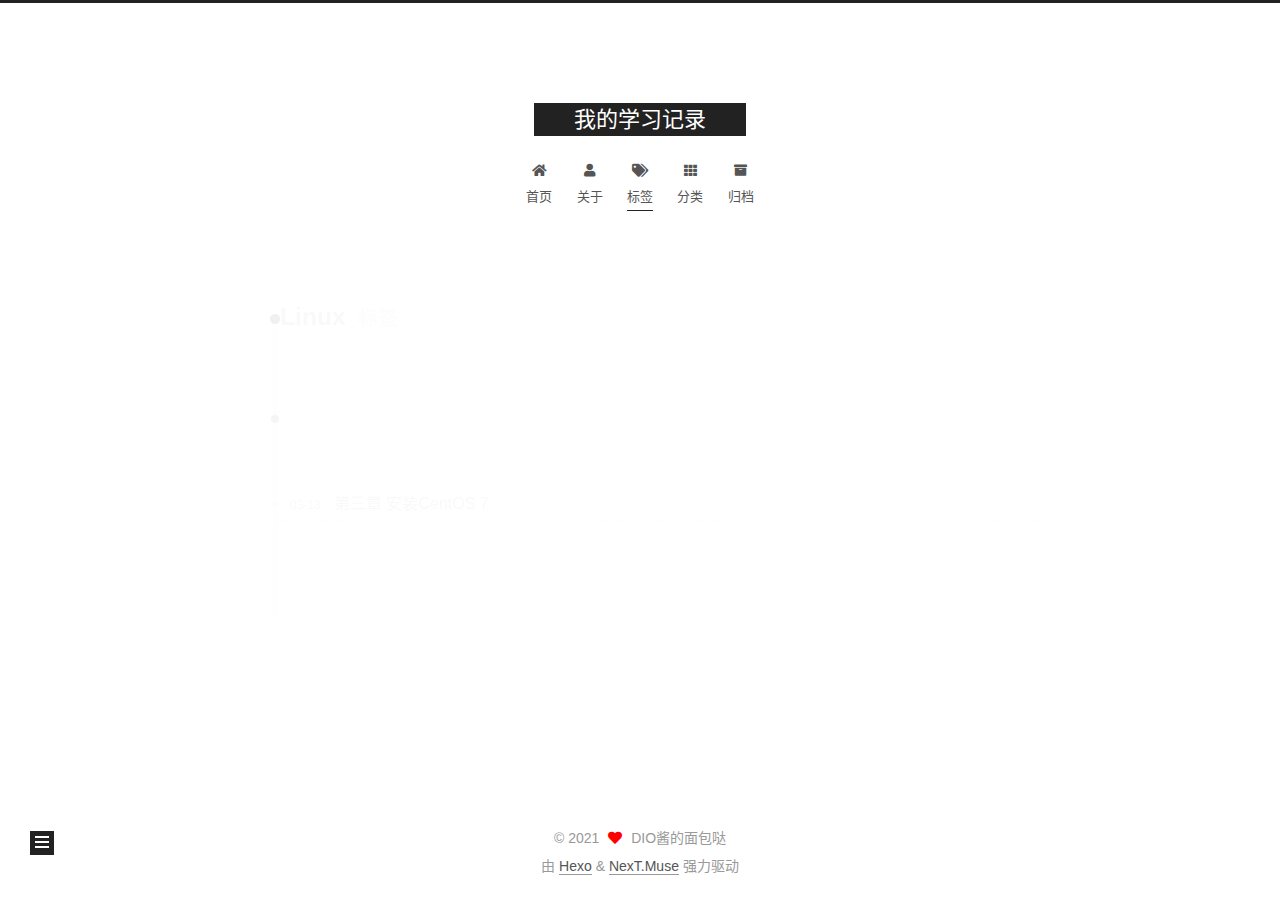
<file: tags/Linux/index.html>
<!DOCTYPE html>
<html lang="zh-CN">
<head>
  <meta charset="UTF-8">
<meta name="viewport" content="width=device-width, initial-scale=1, maximum-scale=2">
<meta name="theme-color" content="#222">
<meta name="generator" content="Hexo 5.3.0">
  <link rel="apple-touch-icon" sizes="180x180" href="/images/apple-touch-icon-next.png">
  <link rel="icon" type="image/png" sizes="32x32" href="/images/favicon-32x32-next.png">
  <link rel="icon" type="image/png" sizes="16x16" href="/images/favicon-16x16-next.png">
  <link rel="mask-icon" href="/images/logo.svg" color="#222">

<link rel="stylesheet" href="/css/main.css">


<link rel="stylesheet" href="/lib/font-awesome/css/all.min.css">

<script id="hexo-configurations">
    var NexT = window.NexT || {};
    var CONFIG = {"hostname":"example.com","root":"/","scheme":"Muse","version":"7.8.0","exturl":false,"sidebar":{"position":"left","display":"post","padding":18,"offset":12,"onmobile":false},"copycode":{"enable":false,"show_result":false,"style":null},"back2top":{"enable":true,"sidebar":false,"scrollpercent":false},"bookmark":{"enable":false,"color":"#222","save":"auto"},"fancybox":false,"mediumzoom":false,"lazyload":false,"pangu":false,"comments":{"style":"tabs","active":null,"storage":true,"lazyload":false,"nav":null},"algolia":{"hits":{"per_page":10},"labels":{"input_placeholder":"Search for Posts","hits_empty":"We didn't find any results for the search: ${query}","hits_stats":"${hits} results found in ${time} ms"}},"localsearch":{"enable":false,"trigger":"auto","top_n_per_article":1,"unescape":false,"preload":false},"motion":{"enable":true,"async":false,"transition":{"post_block":"fadeIn","post_header":"slideDownIn","post_body":"slideDownIn","coll_header":"slideLeftIn","sidebar":"slideUpIn"}}};
  </script>

  <meta name="description" content="收藏与学习">
<meta property="og:type" content="website">
<meta property="og:title" content="我的学习记录">
<meta property="og:url" content="http://example.com/tags/Linux/index.html">
<meta property="og:site_name" content="我的学习记录">
<meta property="og:description" content="收藏与学习">
<meta property="og:locale" content="zh_CN">
<meta property="article:author" content="DIO酱的面包哒">
<meta name="twitter:card" content="summary">

<link rel="canonical" href="http://example.com/tags/Linux/">


<script id="page-configurations">
  // https://hexo.io/docs/variables.html
  CONFIG.page = {
    sidebar: "",
    isHome : false,
    isPost : false,
    lang   : 'zh-CN'
  };
</script>

  <title>标签: Linux | 我的学习记录</title>
  






  <noscript>
  <style>
  .use-motion .brand,
  .use-motion .menu-item,
  .sidebar-inner,
  .use-motion .post-block,
  .use-motion .pagination,
  .use-motion .comments,
  .use-motion .post-header,
  .use-motion .post-body,
  .use-motion .collection-header { opacity: initial; }

  .use-motion .site-title,
  .use-motion .site-subtitle {
    opacity: initial;
    top: initial;
  }

  .use-motion .logo-line-before i { left: initial; }
  .use-motion .logo-line-after i { right: initial; }
  </style>
</noscript>

</head>

<body itemscope itemtype="http://schema.org/WebPage">
  <div class="container use-motion">
    <div class="headband"></div>

    <header class="header" itemscope itemtype="http://schema.org/WPHeader">
      <div class="header-inner"><div class="site-brand-container">
  <div class="site-nav-toggle">
    <div class="toggle" aria-label="切换导航栏">
      <span class="toggle-line toggle-line-first"></span>
      <span class="toggle-line toggle-line-middle"></span>
      <span class="toggle-line toggle-line-last"></span>
    </div>
  </div>

  <div class="site-meta">

    <a href="/" class="brand" rel="start">
      <span class="logo-line-before"><i></i></span>
      <h1 class="site-title">我的学习记录</h1>
      <span class="logo-line-after"><i></i></span>
    </a>
  </div>

  <div class="site-nav-right">
    <div class="toggle popup-trigger">
    </div>
  </div>
</div>




<nav class="site-nav">
  <ul id="menu" class="main-menu menu">
        <li class="menu-item menu-item-home">

    <a href="/" rel="section"><i class="fa fa-home fa-fw"></i>首页</a>

  </li>
        <li class="menu-item menu-item-about">

    <a href="/about/" rel="section"><i class="fa fa-user fa-fw"></i>关于</a>

  </li>
        <li class="menu-item menu-item-tags">

    <a href="/tags/" rel="section"><i class="fa fa-tags fa-fw"></i>标签</a>

  </li>
        <li class="menu-item menu-item-categories">

    <a href="/categories/" rel="section"><i class="fa fa-th fa-fw"></i>分类</a>

  </li>
        <li class="menu-item menu-item-archives">

    <a href="/archives/" rel="section"><i class="fa fa-archive fa-fw"></i>归档</a>

  </li>
  </ul>
</nav>




</div>
    </header>

    
  <div class="back-to-top">
    <i class="fa fa-arrow-up"></i>
    <span>0%</span>
  </div>


    <main class="main">
      <div class="main-inner">
        <div class="content-wrap">
          

          <div class="content tag">
            

  
  
  
  <div class="post-block">
    <div class="posts-collapse">
      <div class="collection-title">
        <h2 class="collection-header">Linux
          <small>标签</small>
        </h2>
      </div>

      
    <div class="collection-year">
      <span class="collection-header">2021</span>
    </div>

  <article itemscope itemtype="http://schema.org/Article">
    <header class="post-header">

      <div class="post-meta">
        <time itemprop="dateCreated"
              datetime="2021-03-13T20:14:00+08:00"
              content="2021-03-13">
          03-13
        </time>
      </div>

      <div class="post-title">
          <a class="post-title-link" href="/2021/03/13/%E7%AC%AC%E4%B8%89%E7%AB%A0%20%E5%AE%89%E8%A3%85CentOS%207/" itemprop="url">
            <span itemprop="name">第三章 安装CentOS 7</span>
          </a>
      </div>

    </header>
  </article>

  <article itemscope itemtype="http://schema.org/Article">
    <header class="post-header">

      <div class="post-meta">
        <time itemprop="dateCreated"
              datetime="2021-03-13T13:11:35+08:00"
              content="2021-03-13">
          03-13
        </time>
      </div>

      <div class="post-title">
          <a class="post-title-link" href="/2021/03/13/%E7%AC%AC%E4%BA%8C%E7%AB%A0%20%E4%B8%BB%E6%9C%BA%E8%A7%84%E5%88%92%E4%B8%8E%E7%A3%81%E7%9B%98%E5%88%86%E5%8C%BA/" itemprop="url">
            <span itemprop="name">第二章 主机规划与磁盘分区</span>
          </a>
      </div>

    </header>
  </article>

    </div>
  </div>
  
  
  

  



          </div>
          

<script>
  window.addEventListener('tabs:register', () => {
    let { activeClass } = CONFIG.comments;
    if (CONFIG.comments.storage) {
      activeClass = localStorage.getItem('comments_active') || activeClass;
    }
    if (activeClass) {
      let activeTab = document.querySelector(`a[href="#comment-${activeClass}"]`);
      if (activeTab) {
        activeTab.click();
      }
    }
  });
  if (CONFIG.comments.storage) {
    window.addEventListener('tabs:click', event => {
      if (!event.target.matches('.tabs-comment .tab-content .tab-pane')) return;
      let commentClass = event.target.classList[1];
      localStorage.setItem('comments_active', commentClass);
    });
  }
</script>

        </div>
          
  
  <div class="toggle sidebar-toggle">
    <span class="toggle-line toggle-line-first"></span>
    <span class="toggle-line toggle-line-middle"></span>
    <span class="toggle-line toggle-line-last"></span>
  </div>

  <aside class="sidebar">
    <div class="sidebar-inner">

      <ul class="sidebar-nav motion-element">
        <li class="sidebar-nav-toc">
          文章目录
        </li>
        <li class="sidebar-nav-overview">
          站点概览
        </li>
      </ul>

      <!--noindex-->
      <div class="post-toc-wrap sidebar-panel">
      </div>
      <!--/noindex-->

      <div class="site-overview-wrap sidebar-panel">
        <div class="site-author motion-element" itemprop="author" itemscope itemtype="http://schema.org/Person">
  <p class="site-author-name" itemprop="name">DIO酱的面包哒</p>
  <div class="site-description" itemprop="description">收藏与学习</div>
</div>
<div class="site-state-wrap motion-element">
  <nav class="site-state">
      <div class="site-state-item site-state-posts">
          <a href="/archives/">
        
          <span class="site-state-item-count">6</span>
          <span class="site-state-item-name">日志</span>
        </a>
      </div>
      <div class="site-state-item site-state-tags">
        <span class="site-state-item-count">1</span>
        <span class="site-state-item-name">标签</span>
      </div>
  </nav>
</div>



      </div>

    </div>
  </aside>
  <div id="sidebar-dimmer"></div>


      </div>
    </main>

    <footer class="footer">
      <div class="footer-inner">
        

        

<div class="copyright">
  
  &copy; 
  <span itemprop="copyrightYear">2021</span>
  <span class="with-love">
    <i class="fa fa-heart"></i>
  </span>
  <span class="author" itemprop="copyrightHolder">DIO酱的面包哒</span>
</div>
  <div class="powered-by">由 <a href="https://hexo.io/" class="theme-link" rel="noopener" target="_blank">Hexo</a> & <a href="https://muse.theme-next.org/" class="theme-link" rel="noopener" target="_blank">NexT.Muse</a> 强力驱动
  </div>

        








      </div>
    </footer>
  </div>

  
  <script src="/lib/anime.min.js"></script>
  <script src="/lib/velocity/velocity.min.js"></script>
  <script src="/lib/velocity/velocity.ui.min.js"></script>

<script src="/js/utils.js"></script>

<script src="/js/motion.js"></script>


<script src="/js/schemes/muse.js"></script>


<script src="/js/next-boot.js"></script>




  















  

  

</body>
</html>
</file>
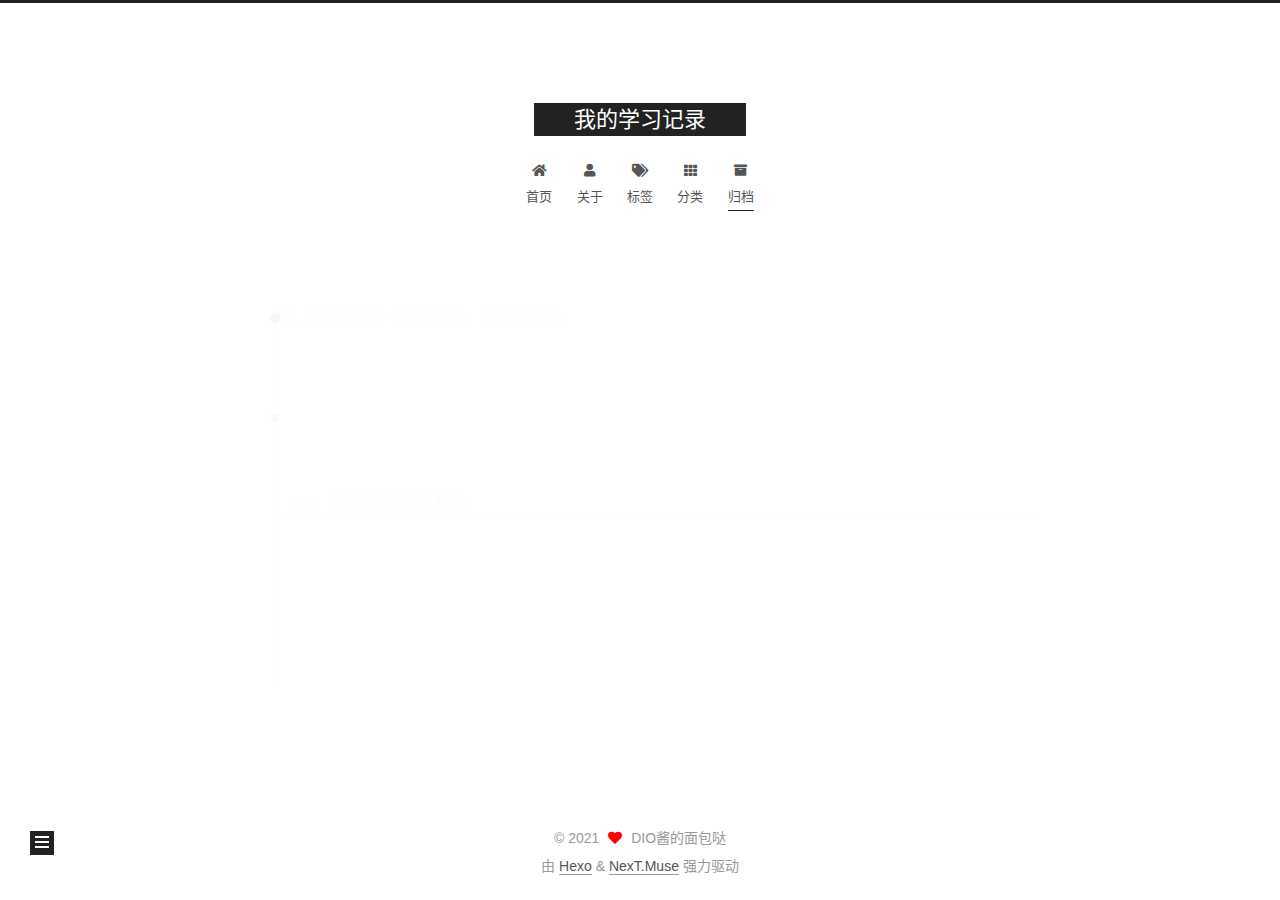
<file: archives/2021/02/index.html>
<!DOCTYPE html>
<html lang="zh-CN">
<head>
  <meta charset="UTF-8">
<meta name="viewport" content="width=device-width, initial-scale=1, maximum-scale=2">
<meta name="theme-color" content="#222">
<meta name="generator" content="Hexo 5.3.0">
  <link rel="apple-touch-icon" sizes="180x180" href="/images/apple-touch-icon-next.png">
  <link rel="icon" type="image/png" sizes="32x32" href="/images/favicon-32x32-next.png">
  <link rel="icon" type="image/png" sizes="16x16" href="/images/favicon-16x16-next.png">
  <link rel="mask-icon" href="/images/logo.svg" color="#222">

<link rel="stylesheet" href="/css/main.css">


<link rel="stylesheet" href="/lib/font-awesome/css/all.min.css">

<script id="hexo-configurations">
    var NexT = window.NexT || {};
    var CONFIG = {"hostname":"example.com","root":"/","scheme":"Muse","version":"7.8.0","exturl":false,"sidebar":{"position":"left","display":"post","padding":18,"offset":12,"onmobile":false},"copycode":{"enable":false,"show_result":false,"style":null},"back2top":{"enable":true,"sidebar":false,"scrollpercent":false},"bookmark":{"enable":false,"color":"#222","save":"auto"},"fancybox":false,"mediumzoom":false,"lazyload":false,"pangu":false,"comments":{"style":"tabs","active":null,"storage":true,"lazyload":false,"nav":null},"algolia":{"hits":{"per_page":10},"labels":{"input_placeholder":"Search for Posts","hits_empty":"We didn't find any results for the search: ${query}","hits_stats":"${hits} results found in ${time} ms"}},"localsearch":{"enable":false,"trigger":"auto","top_n_per_article":1,"unescape":false,"preload":false},"motion":{"enable":true,"async":false,"transition":{"post_block":"fadeIn","post_header":"slideDownIn","post_body":"slideDownIn","coll_header":"slideLeftIn","sidebar":"slideUpIn"}}};
  </script>

  <meta name="description" content="收藏与学习">
<meta property="og:type" content="website">
<meta property="og:title" content="我的学习记录">
<meta property="og:url" content="http://example.com/archives/2021/02/index.html">
<meta property="og:site_name" content="我的学习记录">
<meta property="og:description" content="收藏与学习">
<meta property="og:locale" content="zh_CN">
<meta property="article:author" content="DIO酱的面包哒">
<meta name="twitter:card" content="summary">

<link rel="canonical" href="http://example.com/archives/2021/02/">


<script id="page-configurations">
  // https://hexo.io/docs/variables.html
  CONFIG.page = {
    sidebar: "",
    isHome : false,
    isPost : false,
    lang   : 'zh-CN'
  };
</script>

  <title>归档 | 我的学习记录</title>
  






  <noscript>
  <style>
  .use-motion .brand,
  .use-motion .menu-item,
  .sidebar-inner,
  .use-motion .post-block,
  .use-motion .pagination,
  .use-motion .comments,
  .use-motion .post-header,
  .use-motion .post-body,
  .use-motion .collection-header { opacity: initial; }

  .use-motion .site-title,
  .use-motion .site-subtitle {
    opacity: initial;
    top: initial;
  }

  .use-motion .logo-line-before i { left: initial; }
  .use-motion .logo-line-after i { right: initial; }
  </style>
</noscript>

</head>

<body itemscope itemtype="http://schema.org/WebPage">
  <div class="container use-motion">
    <div class="headband"></div>

    <header class="header" itemscope itemtype="http://schema.org/WPHeader">
      <div class="header-inner"><div class="site-brand-container">
  <div class="site-nav-toggle">
    <div class="toggle" aria-label="切换导航栏">
      <span class="toggle-line toggle-line-first"></span>
      <span class="toggle-line toggle-line-middle"></span>
      <span class="toggle-line toggle-line-last"></span>
    </div>
  </div>

  <div class="site-meta">

    <a href="/" class="brand" rel="start">
      <span class="logo-line-before"><i></i></span>
      <h1 class="site-title">我的学习记录</h1>
      <span class="logo-line-after"><i></i></span>
    </a>
  </div>

  <div class="site-nav-right">
    <div class="toggle popup-trigger">
    </div>
  </div>
</div>




<nav class="site-nav">
  <ul id="menu" class="main-menu menu">
        <li class="menu-item menu-item-home">

    <a href="/" rel="section"><i class="fa fa-home fa-fw"></i>首页</a>

  </li>
        <li class="menu-item menu-item-about">

    <a href="/about/" rel="section"><i class="fa fa-user fa-fw"></i>关于</a>

  </li>
        <li class="menu-item menu-item-tags">

    <a href="/tags/" rel="section"><i class="fa fa-tags fa-fw"></i>标签</a>

  </li>
        <li class="menu-item menu-item-categories">

    <a href="/categories/" rel="section"><i class="fa fa-th fa-fw"></i>分类</a>

  </li>
        <li class="menu-item menu-item-archives">

    <a href="/archives/" rel="section"><i class="fa fa-archive fa-fw"></i>归档</a>

  </li>
  </ul>
</nav>




</div>
    </header>

    
  <div class="back-to-top">
    <i class="fa fa-arrow-up"></i>
    <span>0%</span>
  </div>


    <main class="main">
      <div class="main-inner">
        <div class="content-wrap">
          

          <div class="content archive">
            

  
  
  
  <div class="post-block">
    <div class="posts-collapse">
      <div class="collection-title">
        <span class="collection-header">嗯..! 目前共计 6 篇日志。 继续努力。</span>
      </div>

      
    <div class="collection-year">
      <span class="collection-header">2021</span>
    </div>

  <article itemscope itemtype="http://schema.org/Article">
    <header class="post-header">

      <div class="post-meta">
        <time itemprop="dateCreated"
              datetime="2021-02-22T15:27:15+08:00"
              content="2021-02-22">
          02-22
        </time>
      </div>

      <div class="post-title">
          <a class="post-title-link" href="/2021/02/22/%E7%AC%AC%E9%9B%B6%E7%AB%A0%20%E8%AE%A1%E7%AE%97%E6%9C%BA%E6%A6%82%E8%AE%BA/" itemprop="url">
            <span itemprop="name">第零章 计算机概论</span>
          </a>
      </div>

    </header>
  </article>

  <article itemscope itemtype="http://schema.org/Article">
    <header class="post-header">

      <div class="post-meta">
        <time itemprop="dateCreated"
              datetime="2021-02-20T18:23:14+08:00"
              content="2021-02-20">
          02-20
        </time>
      </div>

      <div class="post-title">
          <a class="post-title-link" href="/2021/02/20/text/" itemprop="url">
            <span itemprop="name">text</span>
          </a>
      </div>

    </header>
  </article>

  <article itemscope itemtype="http://schema.org/Article">
    <header class="post-header">

      <div class="post-meta">
        <time itemprop="dateCreated"
              datetime="2021-02-20T18:21:29+08:00"
              content="2021-02-20">
          02-20
        </time>
      </div>

      <div class="post-title">
          <a class="post-title-link" href="/2021/02/20/hello-world/" itemprop="url">
            <span itemprop="name">Hello World</span>
          </a>
      </div>

    </header>
  </article>


    </div>
  </div>
  
  
  

  



          </div>
          

<script>
  window.addEventListener('tabs:register', () => {
    let { activeClass } = CONFIG.comments;
    if (CONFIG.comments.storage) {
      activeClass = localStorage.getItem('comments_active') || activeClass;
    }
    if (activeClass) {
      let activeTab = document.querySelector(`a[href="#comment-${activeClass}"]`);
      if (activeTab) {
        activeTab.click();
      }
    }
  });
  if (CONFIG.comments.storage) {
    window.addEventListener('tabs:click', event => {
      if (!event.target.matches('.tabs-comment .tab-content .tab-pane')) return;
      let commentClass = event.target.classList[1];
      localStorage.setItem('comments_active', commentClass);
    });
  }
</script>

        </div>
          
  
  <div class="toggle sidebar-toggle">
    <span class="toggle-line toggle-line-first"></span>
    <span class="toggle-line toggle-line-middle"></span>
    <span class="toggle-line toggle-line-last"></span>
  </div>

  <aside class="sidebar">
    <div class="sidebar-inner">

      <ul class="sidebar-nav motion-element">
        <li class="sidebar-nav-toc">
          文章目录
        </li>
        <li class="sidebar-nav-overview">
          站点概览
        </li>
      </ul>

      <!--noindex-->
      <div class="post-toc-wrap sidebar-panel">
      </div>
      <!--/noindex-->

      <div class="site-overview-wrap sidebar-panel">
        <div class="site-author motion-element" itemprop="author" itemscope itemtype="http://schema.org/Person">
  <p class="site-author-name" itemprop="name">DIO酱的面包哒</p>
  <div class="site-description" itemprop="description">收藏与学习</div>
</div>
<div class="site-state-wrap motion-element">
  <nav class="site-state">
      <div class="site-state-item site-state-posts">
          <a href="/archives/">
        
          <span class="site-state-item-count">6</span>
          <span class="site-state-item-name">日志</span>
        </a>
      </div>
      <div class="site-state-item site-state-tags">
        <span class="site-state-item-count">1</span>
        <span class="site-state-item-name">标签</span>
      </div>
  </nav>
</div>



      </div>

    </div>
  </aside>
  <div id="sidebar-dimmer"></div>


      </div>
    </main>

    <footer class="footer">
      <div class="footer-inner">
        

        

<div class="copyright">
  
  &copy; 
  <span itemprop="copyrightYear">2021</span>
  <span class="with-love">
    <i class="fa fa-heart"></i>
  </span>
  <span class="author" itemprop="copyrightHolder">DIO酱的面包哒</span>
</div>
  <div class="powered-by">由 <a href="https://hexo.io/" class="theme-link" rel="noopener" target="_blank">Hexo</a> & <a href="https://muse.theme-next.org/" class="theme-link" rel="noopener" target="_blank">NexT.Muse</a> 强力驱动
  </div>

        








      </div>
    </footer>
  </div>

  
  <script src="/lib/anime.min.js"></script>
  <script src="/lib/velocity/velocity.min.js"></script>
  <script src="/lib/velocity/velocity.ui.min.js"></script>

<script src="/js/utils.js"></script>

<script src="/js/motion.js"></script>


<script src="/js/schemes/muse.js"></script>


<script src="/js/next-boot.js"></script>




  















  

  

</body>
</html>
</file>
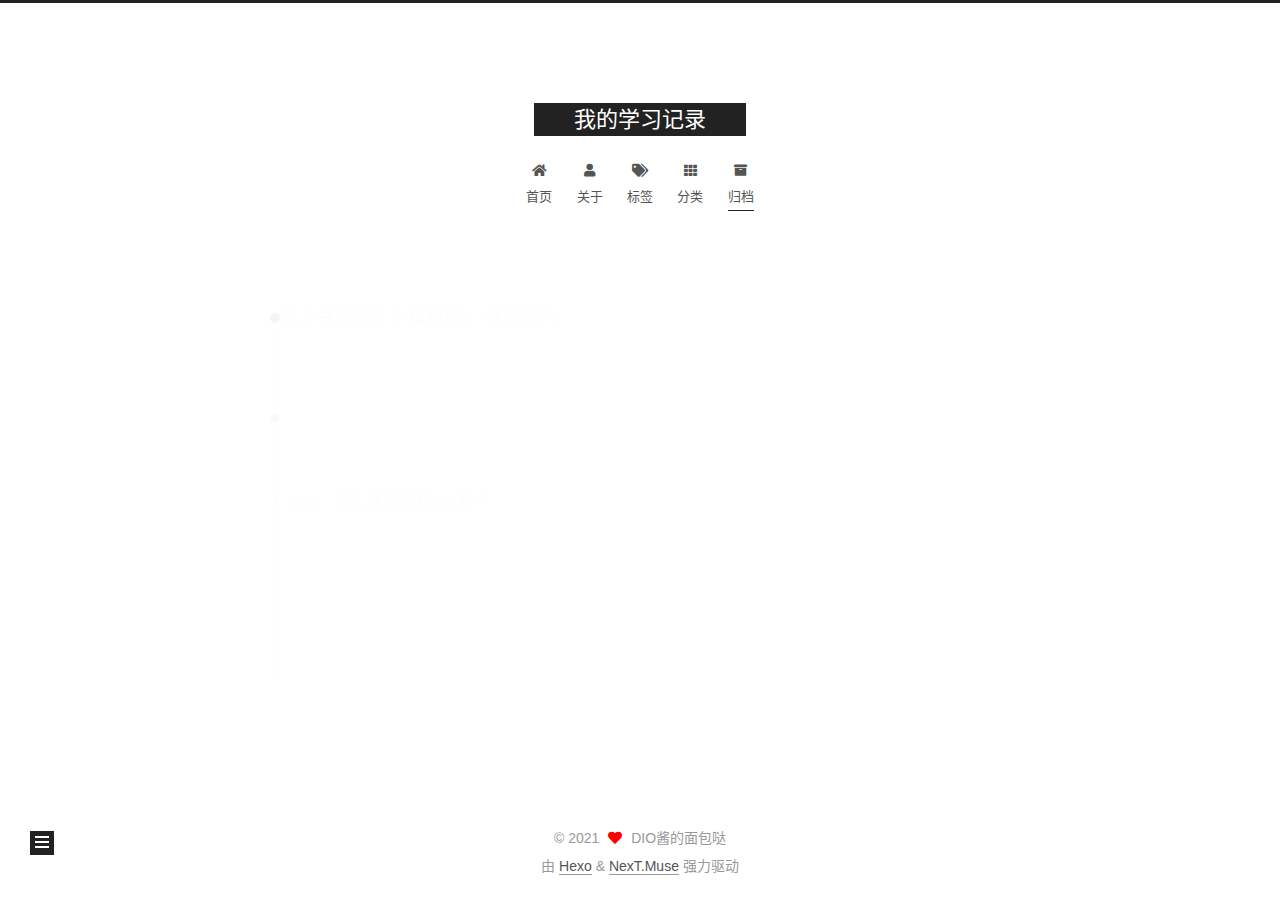
<file: archives/2021/03/index.html>
<!DOCTYPE html>
<html lang="zh-CN">
<head>
  <meta charset="UTF-8">
<meta name="viewport" content="width=device-width, initial-scale=1, maximum-scale=2">
<meta name="theme-color" content="#222">
<meta name="generator" content="Hexo 5.3.0">
  <link rel="apple-touch-icon" sizes="180x180" href="/images/apple-touch-icon-next.png">
  <link rel="icon" type="image/png" sizes="32x32" href="/images/favicon-32x32-next.png">
  <link rel="icon" type="image/png" sizes="16x16" href="/images/favicon-16x16-next.png">
  <link rel="mask-icon" href="/images/logo.svg" color="#222">

<link rel="stylesheet" href="/css/main.css">


<link rel="stylesheet" href="/lib/font-awesome/css/all.min.css">

<script id="hexo-configurations">
    var NexT = window.NexT || {};
    var CONFIG = {"hostname":"example.com","root":"/","scheme":"Muse","version":"7.8.0","exturl":false,"sidebar":{"position":"left","display":"post","padding":18,"offset":12,"onmobile":false},"copycode":{"enable":false,"show_result":false,"style":null},"back2top":{"enable":true,"sidebar":false,"scrollpercent":false},"bookmark":{"enable":false,"color":"#222","save":"auto"},"fancybox":false,"mediumzoom":false,"lazyload":false,"pangu":false,"comments":{"style":"tabs","active":null,"storage":true,"lazyload":false,"nav":null},"algolia":{"hits":{"per_page":10},"labels":{"input_placeholder":"Search for Posts","hits_empty":"We didn't find any results for the search: ${query}","hits_stats":"${hits} results found in ${time} ms"}},"localsearch":{"enable":false,"trigger":"auto","top_n_per_article":1,"unescape":false,"preload":false},"motion":{"enable":true,"async":false,"transition":{"post_block":"fadeIn","post_header":"slideDownIn","post_body":"slideDownIn","coll_header":"slideLeftIn","sidebar":"slideUpIn"}}};
  </script>

  <meta name="description" content="收藏与学习">
<meta property="og:type" content="website">
<meta property="og:title" content="我的学习记录">
<meta property="og:url" content="http://example.com/archives/2021/03/index.html">
<meta property="og:site_name" content="我的学习记录">
<meta property="og:description" content="收藏与学习">
<meta property="og:locale" content="zh_CN">
<meta property="article:author" content="DIO酱的面包哒">
<meta name="twitter:card" content="summary">

<link rel="canonical" href="http://example.com/archives/2021/03/">


<script id="page-configurations">
  // https://hexo.io/docs/variables.html
  CONFIG.page = {
    sidebar: "",
    isHome : false,
    isPost : false,
    lang   : 'zh-CN'
  };
</script>

  <title>归档 | 我的学习记录</title>
  






  <noscript>
  <style>
  .use-motion .brand,
  .use-motion .menu-item,
  .sidebar-inner,
  .use-motion .post-block,
  .use-motion .pagination,
  .use-motion .comments,
  .use-motion .post-header,
  .use-motion .post-body,
  .use-motion .collection-header { opacity: initial; }

  .use-motion .site-title,
  .use-motion .site-subtitle {
    opacity: initial;
    top: initial;
  }

  .use-motion .logo-line-before i { left: initial; }
  .use-motion .logo-line-after i { right: initial; }
  </style>
</noscript>

</head>

<body itemscope itemtype="http://schema.org/WebPage">
  <div class="container use-motion">
    <div class="headband"></div>

    <header class="header" itemscope itemtype="http://schema.org/WPHeader">
      <div class="header-inner"><div class="site-brand-container">
  <div class="site-nav-toggle">
    <div class="toggle" aria-label="切换导航栏">
      <span class="toggle-line toggle-line-first"></span>
      <span class="toggle-line toggle-line-middle"></span>
      <span class="toggle-line toggle-line-last"></span>
    </div>
  </div>

  <div class="site-meta">

    <a href="/" class="brand" rel="start">
      <span class="logo-line-before"><i></i></span>
      <h1 class="site-title">我的学习记录</h1>
      <span class="logo-line-after"><i></i></span>
    </a>
  </div>

  <div class="site-nav-right">
    <div class="toggle popup-trigger">
    </div>
  </div>
</div>




<nav class="site-nav">
  <ul id="menu" class="main-menu menu">
        <li class="menu-item menu-item-home">

    <a href="/" rel="section"><i class="fa fa-home fa-fw"></i>首页</a>

  </li>
        <li class="menu-item menu-item-about">

    <a href="/about/" rel="section"><i class="fa fa-user fa-fw"></i>关于</a>

  </li>
        <li class="menu-item menu-item-tags">

    <a href="/tags/" rel="section"><i class="fa fa-tags fa-fw"></i>标签</a>

  </li>
        <li class="menu-item menu-item-categories">

    <a href="/categories/" rel="section"><i class="fa fa-th fa-fw"></i>分类</a>

  </li>
        <li class="menu-item menu-item-archives">

    <a href="/archives/" rel="section"><i class="fa fa-archive fa-fw"></i>归档</a>

  </li>
  </ul>
</nav>




</div>
    </header>

    
  <div class="back-to-top">
    <i class="fa fa-arrow-up"></i>
    <span>0%</span>
  </div>


    <main class="main">
      <div class="main-inner">
        <div class="content-wrap">
          

          <div class="content archive">
            

  
  
  
  <div class="post-block">
    <div class="posts-collapse">
      <div class="collection-title">
        <span class="collection-header">嗯..! 目前共计 6 篇日志。 继续努力。</span>
      </div>

      
    <div class="collection-year">
      <span class="collection-header">2021</span>
    </div>

  <article itemscope itemtype="http://schema.org/Article">
    <header class="post-header">

      <div class="post-meta">
        <time itemprop="dateCreated"
              datetime="2021-03-13T20:14:00+08:00"
              content="2021-03-13">
          03-13
        </time>
      </div>

      <div class="post-title">
          <a class="post-title-link" href="/2021/03/13/%E7%AC%AC%E4%B8%89%E7%AB%A0%20%E5%AE%89%E8%A3%85CentOS%207/" itemprop="url">
            <span itemprop="name">第三章 安装CentOS 7</span>
          </a>
      </div>

    </header>
  </article>

  <article itemscope itemtype="http://schema.org/Article">
    <header class="post-header">

      <div class="post-meta">
        <time itemprop="dateCreated"
              datetime="2021-03-13T13:11:35+08:00"
              content="2021-03-13">
          03-13
        </time>
      </div>

      <div class="post-title">
          <a class="post-title-link" href="/2021/03/13/%E7%AC%AC%E4%BA%8C%E7%AB%A0%20%E4%B8%BB%E6%9C%BA%E8%A7%84%E5%88%92%E4%B8%8E%E7%A3%81%E7%9B%98%E5%88%86%E5%8C%BA/" itemprop="url">
            <span itemprop="name">第二章 主机规划与磁盘分区</span>
          </a>
      </div>

    </header>
  </article>

  <article itemscope itemtype="http://schema.org/Article">
    <header class="post-header">

      <div class="post-meta">
        <time itemprop="dateCreated"
              datetime="2021-03-07T14:08:19+08:00"
              content="2021-03-07">
          03-07
        </time>
      </div>

      <div class="post-title">
          <a class="post-title-link" href="/2021/03/07/%E7%AC%AC%E4%B8%80%E7%AB%A0%20Linux%E6%98%AF%E4%BB%80%E4%B9%88%E5%A6%82%E4%BD%95%E5%AD%A6%E4%B9%A0/" itemprop="url">
            <span itemprop="name">第一章 Linux是什么与如何学习</span>
          </a>
      </div>

    </header>
  </article>


    </div>
  </div>
  
  
  

  



          </div>
          

<script>
  window.addEventListener('tabs:register', () => {
    let { activeClass } = CONFIG.comments;
    if (CONFIG.comments.storage) {
      activeClass = localStorage.getItem('comments_active') || activeClass;
    }
    if (activeClass) {
      let activeTab = document.querySelector(`a[href="#comment-${activeClass}"]`);
      if (activeTab) {
        activeTab.click();
      }
    }
  });
  if (CONFIG.comments.storage) {
    window.addEventListener('tabs:click', event => {
      if (!event.target.matches('.tabs-comment .tab-content .tab-pane')) return;
      let commentClass = event.target.classList[1];
      localStorage.setItem('comments_active', commentClass);
    });
  }
</script>

        </div>
          
  
  <div class="toggle sidebar-toggle">
    <span class="toggle-line toggle-line-first"></span>
    <span class="toggle-line toggle-line-middle"></span>
    <span class="toggle-line toggle-line-last"></span>
  </div>

  <aside class="sidebar">
    <div class="sidebar-inner">

      <ul class="sidebar-nav motion-element">
        <li class="sidebar-nav-toc">
          文章目录
        </li>
        <li class="sidebar-nav-overview">
          站点概览
        </li>
      </ul>

      <!--noindex-->
      <div class="post-toc-wrap sidebar-panel">
      </div>
      <!--/noindex-->

      <div class="site-overview-wrap sidebar-panel">
        <div class="site-author motion-element" itemprop="author" itemscope itemtype="http://schema.org/Person">
  <p class="site-author-name" itemprop="name">DIO酱的面包哒</p>
  <div class="site-description" itemprop="description">收藏与学习</div>
</div>
<div class="site-state-wrap motion-element">
  <nav class="site-state">
      <div class="site-state-item site-state-posts">
          <a href="/archives/">
        
          <span class="site-state-item-count">6</span>
          <span class="site-state-item-name">日志</span>
        </a>
      </div>
      <div class="site-state-item site-state-tags">
        <span class="site-state-item-count">1</span>
        <span class="site-state-item-name">标签</span>
      </div>
  </nav>
</div>



      </div>

    </div>
  </aside>
  <div id="sidebar-dimmer"></div>


      </div>
    </main>

    <footer class="footer">
      <div class="footer-inner">
        

        

<div class="copyright">
  
  &copy; 
  <span itemprop="copyrightYear">2021</span>
  <span class="with-love">
    <i class="fa fa-heart"></i>
  </span>
  <span class="author" itemprop="copyrightHolder">DIO酱的面包哒</span>
</div>
  <div class="powered-by">由 <a href="https://hexo.io/" class="theme-link" rel="noopener" target="_blank">Hexo</a> & <a href="https://muse.theme-next.org/" class="theme-link" rel="noopener" target="_blank">NexT.Muse</a> 强力驱动
  </div>

        








      </div>
    </footer>
  </div>

  
  <script src="/lib/anime.min.js"></script>
  <script src="/lib/velocity/velocity.min.js"></script>
  <script src="/lib/velocity/velocity.ui.min.js"></script>

<script src="/js/utils.js"></script>

<script src="/js/motion.js"></script>


<script src="/js/schemes/muse.js"></script>


<script src="/js/next-boot.js"></script>




  















  

  

</body>
</html>
</file>
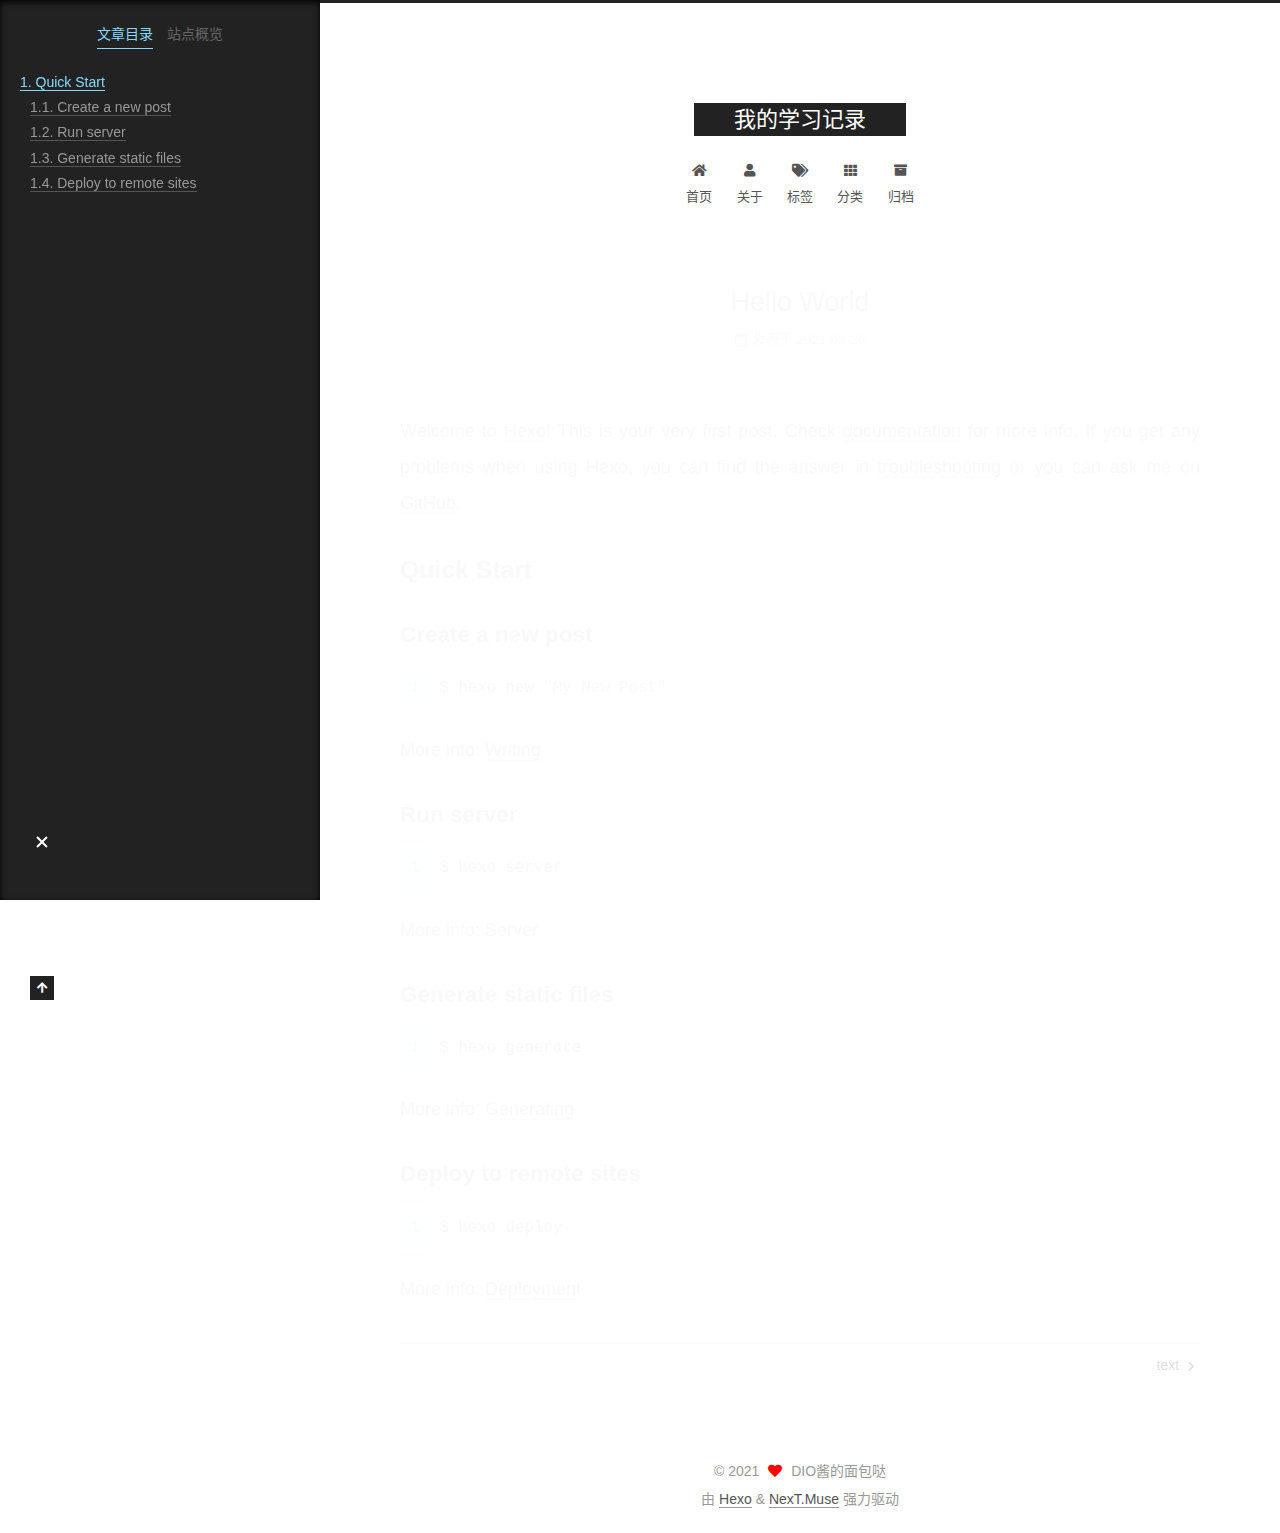
<file: 2021/02/20/hello-world/index.html>
<!DOCTYPE html>
<html lang="zh-CN">
<head>
  <meta charset="UTF-8">
<meta name="viewport" content="width=device-width, initial-scale=1, maximum-scale=2">
<meta name="theme-color" content="#222">
<meta name="generator" content="Hexo 5.3.0">
  <link rel="apple-touch-icon" sizes="180x180" href="/images/apple-touch-icon-next.png">
  <link rel="icon" type="image/png" sizes="32x32" href="/images/favicon-32x32-next.png">
  <link rel="icon" type="image/png" sizes="16x16" href="/images/favicon-16x16-next.png">
  <link rel="mask-icon" href="/images/logo.svg" color="#222">

<link rel="stylesheet" href="/css/main.css">


<link rel="stylesheet" href="/lib/font-awesome/css/all.min.css">

<script id="hexo-configurations">
    var NexT = window.NexT || {};
    var CONFIG = {"hostname":"example.com","root":"/","scheme":"Muse","version":"7.8.0","exturl":false,"sidebar":{"position":"left","display":"post","padding":18,"offset":12,"onmobile":false},"copycode":{"enable":false,"show_result":false,"style":null},"back2top":{"enable":true,"sidebar":false,"scrollpercent":false},"bookmark":{"enable":false,"color":"#222","save":"auto"},"fancybox":false,"mediumzoom":false,"lazyload":false,"pangu":false,"comments":{"style":"tabs","active":null,"storage":true,"lazyload":false,"nav":null},"algolia":{"hits":{"per_page":10},"labels":{"input_placeholder":"Search for Posts","hits_empty":"We didn't find any results for the search: ${query}","hits_stats":"${hits} results found in ${time} ms"}},"localsearch":{"enable":false,"trigger":"auto","top_n_per_article":1,"unescape":false,"preload":false},"motion":{"enable":true,"async":false,"transition":{"post_block":"fadeIn","post_header":"slideDownIn","post_body":"slideDownIn","coll_header":"slideLeftIn","sidebar":"slideUpIn"}}};
  </script>

  <meta name="description" content="Welcome to Hexo! This is your very first post. Check documentation for more info. If you get any problems when using Hexo, you can find the answer in troubleshooting or you can ask me on GitHub. Quick">
<meta property="og:type" content="article">
<meta property="og:title" content="Hello World">
<meta property="og:url" content="http://example.com/2021/02/20/hello-world/index.html">
<meta property="og:site_name" content="我的学习记录">
<meta property="og:description" content="Welcome to Hexo! This is your very first post. Check documentation for more info. If you get any problems when using Hexo, you can find the answer in troubleshooting or you can ask me on GitHub. Quick">
<meta property="og:locale" content="zh_CN">
<meta property="article:published_time" content="2021-02-20T10:21:29.222Z">
<meta property="article:modified_time" content="2021-02-20T10:21:29.222Z">
<meta property="article:author" content="DIO酱的面包哒">
<meta name="twitter:card" content="summary">

<link rel="canonical" href="http://example.com/2021/02/20/hello-world/">


<script id="page-configurations">
  // https://hexo.io/docs/variables.html
  CONFIG.page = {
    sidebar: "",
    isHome : false,
    isPost : true,
    lang   : 'zh-CN'
  };
</script>

  <title>Hello World | 我的学习记录</title>
  






  <noscript>
  <style>
  .use-motion .brand,
  .use-motion .menu-item,
  .sidebar-inner,
  .use-motion .post-block,
  .use-motion .pagination,
  .use-motion .comments,
  .use-motion .post-header,
  .use-motion .post-body,
  .use-motion .collection-header { opacity: initial; }

  .use-motion .site-title,
  .use-motion .site-subtitle {
    opacity: initial;
    top: initial;
  }

  .use-motion .logo-line-before i { left: initial; }
  .use-motion .logo-line-after i { right: initial; }
  </style>
</noscript>

</head>

<body itemscope itemtype="http://schema.org/WebPage">
  <div class="container use-motion">
    <div class="headband"></div>

    <header class="header" itemscope itemtype="http://schema.org/WPHeader">
      <div class="header-inner"><div class="site-brand-container">
  <div class="site-nav-toggle">
    <div class="toggle" aria-label="切换导航栏">
      <span class="toggle-line toggle-line-first"></span>
      <span class="toggle-line toggle-line-middle"></span>
      <span class="toggle-line toggle-line-last"></span>
    </div>
  </div>

  <div class="site-meta">

    <a href="/" class="brand" rel="start">
      <span class="logo-line-before"><i></i></span>
      <h1 class="site-title">我的学习记录</h1>
      <span class="logo-line-after"><i></i></span>
    </a>
  </div>

  <div class="site-nav-right">
    <div class="toggle popup-trigger">
    </div>
  </div>
</div>




<nav class="site-nav">
  <ul id="menu" class="main-menu menu">
        <li class="menu-item menu-item-home">

    <a href="/" rel="section"><i class="fa fa-home fa-fw"></i>首页</a>

  </li>
        <li class="menu-item menu-item-about">

    <a href="/about/" rel="section"><i class="fa fa-user fa-fw"></i>关于</a>

  </li>
        <li class="menu-item menu-item-tags">

    <a href="/tags/" rel="section"><i class="fa fa-tags fa-fw"></i>标签</a>

  </li>
        <li class="menu-item menu-item-categories">

    <a href="/categories/" rel="section"><i class="fa fa-th fa-fw"></i>分类</a>

  </li>
        <li class="menu-item menu-item-archives">

    <a href="/archives/" rel="section"><i class="fa fa-archive fa-fw"></i>归档</a>

  </li>
  </ul>
</nav>




</div>
    </header>

    
  <div class="back-to-top">
    <i class="fa fa-arrow-up"></i>
    <span>0%</span>
  </div>


    <main class="main">
      <div class="main-inner">
        <div class="content-wrap">
          

          <div class="content post posts-expand">
            

    
  
  
  <article itemscope itemtype="http://schema.org/Article" class="post-block" lang="zh-CN">
    <link itemprop="mainEntityOfPage" href="http://example.com/2021/02/20/hello-world/">

    <span hidden itemprop="author" itemscope itemtype="http://schema.org/Person">
      <meta itemprop="image" content="/images/avatar.gif">
      <meta itemprop="name" content="DIO酱的面包哒">
      <meta itemprop="description" content="收藏与学习">
    </span>

    <span hidden itemprop="publisher" itemscope itemtype="http://schema.org/Organization">
      <meta itemprop="name" content="我的学习记录">
    </span>
      <header class="post-header">
        <h1 class="post-title" itemprop="name headline">
          Hello World
        </h1>

        <div class="post-meta">
            <span class="post-meta-item">
              <span class="post-meta-item-icon">
                <i class="far fa-calendar"></i>
              </span>
              <span class="post-meta-item-text">发表于</span>

              <time title="创建时间：2021-02-20 18:21:29" itemprop="dateCreated datePublished" datetime="2021-02-20T18:21:29+08:00">2021-02-20</time>
            </span>

          

        </div>
      </header>

    
    
    
    <div class="post-body" itemprop="articleBody">

      
        <p>Welcome to <a target="_blank" rel="noopener" href="https://hexo.io/">Hexo</a>! This is your very first post. Check <a target="_blank" rel="noopener" href="https://hexo.io/docs/">documentation</a> for more info. If you get any problems when using Hexo, you can find the answer in <a target="_blank" rel="noopener" href="https://hexo.io/docs/troubleshooting.html">troubleshooting</a> or you can ask me on <a target="_blank" rel="noopener" href="https://github.com/hexojs/hexo/issues">GitHub</a>.</p>
<h2 id="Quick-Start"><a href="#Quick-Start" class="headerlink" title="Quick Start"></a>Quick Start</h2><h3 id="Create-a-new-post"><a href="#Create-a-new-post" class="headerlink" title="Create a new post"></a>Create a new post</h3><figure class="highlight bash"><table><tr><td class="gutter"><pre><span class="line">1</span><br></pre></td><td class="code"><pre><span class="line">$ hexo new <span class="string">&quot;My New Post&quot;</span></span><br></pre></td></tr></table></figure>
<p>More info: <a target="_blank" rel="noopener" href="https://hexo.io/docs/writing.html">Writing</a></p>
<h3 id="Run-server"><a href="#Run-server" class="headerlink" title="Run server"></a>Run server</h3><figure class="highlight bash"><table><tr><td class="gutter"><pre><span class="line">1</span><br></pre></td><td class="code"><pre><span class="line">$ hexo server</span><br></pre></td></tr></table></figure>
<p>More info: <a target="_blank" rel="noopener" href="https://hexo.io/docs/server.html">Server</a></p>
<h3 id="Generate-static-files"><a href="#Generate-static-files" class="headerlink" title="Generate static files"></a>Generate static files</h3><figure class="highlight bash"><table><tr><td class="gutter"><pre><span class="line">1</span><br></pre></td><td class="code"><pre><span class="line">$ hexo generate</span><br></pre></td></tr></table></figure>
<p>More info: <a target="_blank" rel="noopener" href="https://hexo.io/docs/generating.html">Generating</a></p>
<h3 id="Deploy-to-remote-sites"><a href="#Deploy-to-remote-sites" class="headerlink" title="Deploy to remote sites"></a>Deploy to remote sites</h3><figure class="highlight bash"><table><tr><td class="gutter"><pre><span class="line">1</span><br></pre></td><td class="code"><pre><span class="line">$ hexo deploy</span><br></pre></td></tr></table></figure>
<p>More info: <a target="_blank" rel="noopener" href="https://hexo.io/docs/one-command-deployment.html">Deployment</a></p>

    </div>

    
    
    

      <footer class="post-footer">

        


        
    <div class="post-nav">
      <div class="post-nav-item"></div>
      <div class="post-nav-item">
    <a href="/2021/02/20/text/" rel="next" title="text">
      text <i class="fa fa-chevron-right"></i>
    </a></div>
    </div>
      </footer>
    
  </article>
  
  
  



          </div>
          

<script>
  window.addEventListener('tabs:register', () => {
    let { activeClass } = CONFIG.comments;
    if (CONFIG.comments.storage) {
      activeClass = localStorage.getItem('comments_active') || activeClass;
    }
    if (activeClass) {
      let activeTab = document.querySelector(`a[href="#comment-${activeClass}"]`);
      if (activeTab) {
        activeTab.click();
      }
    }
  });
  if (CONFIG.comments.storage) {
    window.addEventListener('tabs:click', event => {
      if (!event.target.matches('.tabs-comment .tab-content .tab-pane')) return;
      let commentClass = event.target.classList[1];
      localStorage.setItem('comments_active', commentClass);
    });
  }
</script>

        </div>
          
  
  <div class="toggle sidebar-toggle">
    <span class="toggle-line toggle-line-first"></span>
    <span class="toggle-line toggle-line-middle"></span>
    <span class="toggle-line toggle-line-last"></span>
  </div>

  <aside class="sidebar">
    <div class="sidebar-inner">

      <ul class="sidebar-nav motion-element">
        <li class="sidebar-nav-toc">
          文章目录
        </li>
        <li class="sidebar-nav-overview">
          站点概览
        </li>
      </ul>

      <!--noindex-->
      <div class="post-toc-wrap sidebar-panel">
          <div class="post-toc motion-element"><ol class="nav"><li class="nav-item nav-level-2"><a class="nav-link" href="#Quick-Start"><span class="nav-number">1.</span> <span class="nav-text">Quick Start</span></a><ol class="nav-child"><li class="nav-item nav-level-3"><a class="nav-link" href="#Create-a-new-post"><span class="nav-number">1.1.</span> <span class="nav-text">Create a new post</span></a></li><li class="nav-item nav-level-3"><a class="nav-link" href="#Run-server"><span class="nav-number">1.2.</span> <span class="nav-text">Run server</span></a></li><li class="nav-item nav-level-3"><a class="nav-link" href="#Generate-static-files"><span class="nav-number">1.3.</span> <span class="nav-text">Generate static files</span></a></li><li class="nav-item nav-level-3"><a class="nav-link" href="#Deploy-to-remote-sites"><span class="nav-number">1.4.</span> <span class="nav-text">Deploy to remote sites</span></a></li></ol></li></ol></div>
      </div>
      <!--/noindex-->

      <div class="site-overview-wrap sidebar-panel">
        <div class="site-author motion-element" itemprop="author" itemscope itemtype="http://schema.org/Person">
  <p class="site-author-name" itemprop="name">DIO酱的面包哒</p>
  <div class="site-description" itemprop="description">收藏与学习</div>
</div>
<div class="site-state-wrap motion-element">
  <nav class="site-state">
      <div class="site-state-item site-state-posts">
          <a href="/archives/">
        
          <span class="site-state-item-count">6</span>
          <span class="site-state-item-name">日志</span>
        </a>
      </div>
      <div class="site-state-item site-state-tags">
        <span class="site-state-item-count">1</span>
        <span class="site-state-item-name">标签</span>
      </div>
  </nav>
</div>



      </div>

    </div>
  </aside>
  <div id="sidebar-dimmer"></div>


      </div>
    </main>

    <footer class="footer">
      <div class="footer-inner">
        

        

<div class="copyright">
  
  &copy; 
  <span itemprop="copyrightYear">2021</span>
  <span class="with-love">
    <i class="fa fa-heart"></i>
  </span>
  <span class="author" itemprop="copyrightHolder">DIO酱的面包哒</span>
</div>
  <div class="powered-by">由 <a href="https://hexo.io/" class="theme-link" rel="noopener" target="_blank">Hexo</a> & <a href="https://muse.theme-next.org/" class="theme-link" rel="noopener" target="_blank">NexT.Muse</a> 强力驱动
  </div>

        








      </div>
    </footer>
  </div>

  
  <script src="/lib/anime.min.js"></script>
  <script src="/lib/velocity/velocity.min.js"></script>
  <script src="/lib/velocity/velocity.ui.min.js"></script>

<script src="/js/utils.js"></script>

<script src="/js/motion.js"></script>


<script src="/js/schemes/muse.js"></script>


<script src="/js/next-boot.js"></script>




  















  

  

</body>
</html>
</file>
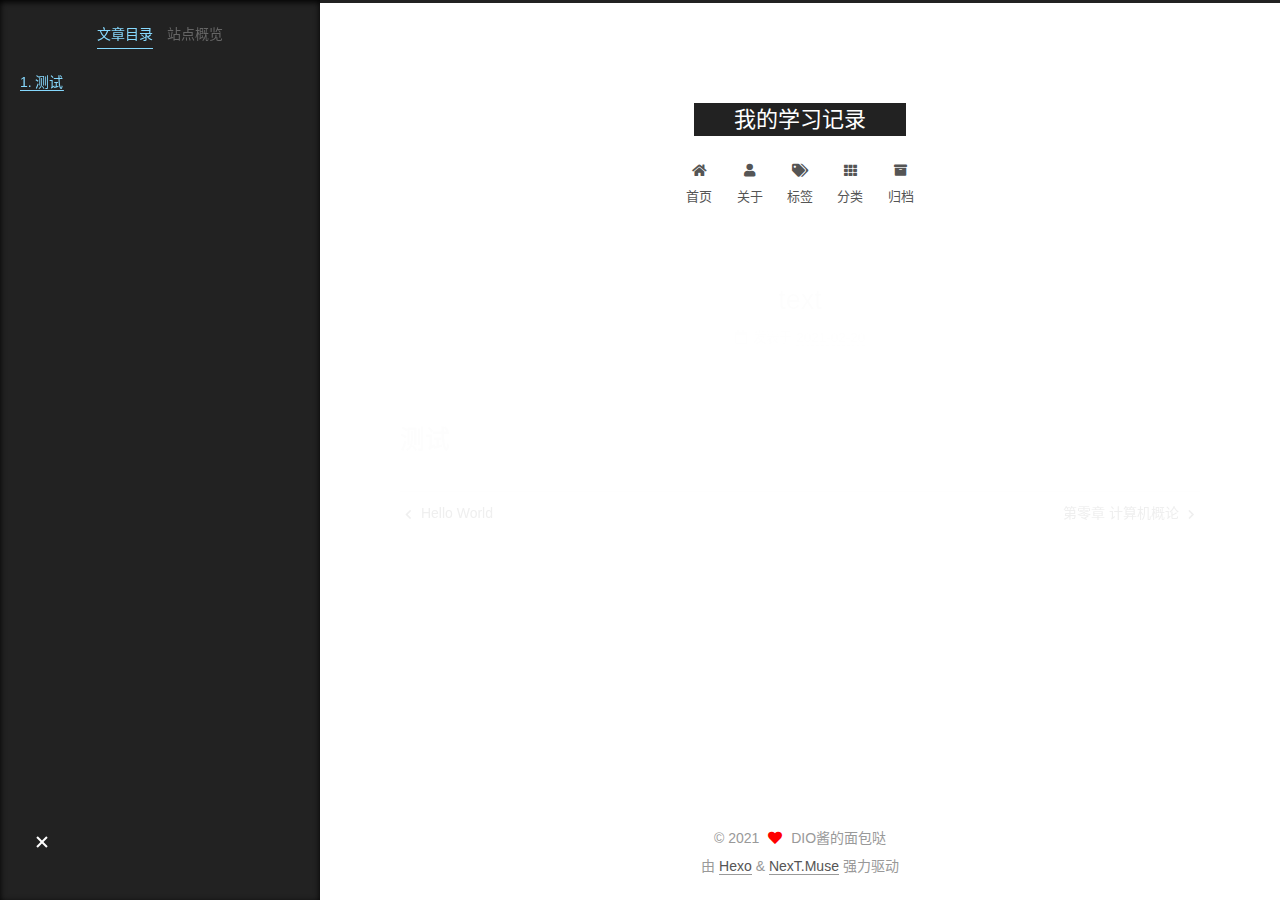
<file: 2021/02/20/text/index.html>
<!DOCTYPE html>
<html lang="zh-CN">
<head>
  <meta charset="UTF-8">
<meta name="viewport" content="width=device-width, initial-scale=1, maximum-scale=2">
<meta name="theme-color" content="#222">
<meta name="generator" content="Hexo 5.3.0">
  <link rel="apple-touch-icon" sizes="180x180" href="/images/apple-touch-icon-next.png">
  <link rel="icon" type="image/png" sizes="32x32" href="/images/favicon-32x32-next.png">
  <link rel="icon" type="image/png" sizes="16x16" href="/images/favicon-16x16-next.png">
  <link rel="mask-icon" href="/images/logo.svg" color="#222">

<link rel="stylesheet" href="/css/main.css">


<link rel="stylesheet" href="/lib/font-awesome/css/all.min.css">

<script id="hexo-configurations">
    var NexT = window.NexT || {};
    var CONFIG = {"hostname":"example.com","root":"/","scheme":"Muse","version":"7.8.0","exturl":false,"sidebar":{"position":"left","display":"post","padding":18,"offset":12,"onmobile":false},"copycode":{"enable":false,"show_result":false,"style":null},"back2top":{"enable":true,"sidebar":false,"scrollpercent":false},"bookmark":{"enable":false,"color":"#222","save":"auto"},"fancybox":false,"mediumzoom":false,"lazyload":false,"pangu":false,"comments":{"style":"tabs","active":null,"storage":true,"lazyload":false,"nav":null},"algolia":{"hits":{"per_page":10},"labels":{"input_placeholder":"Search for Posts","hits_empty":"We didn't find any results for the search: ${query}","hits_stats":"${hits} results found in ${time} ms"}},"localsearch":{"enable":false,"trigger":"auto","top_n_per_article":1,"unescape":false,"preload":false},"motion":{"enable":true,"async":false,"transition":{"post_block":"fadeIn","post_header":"slideDownIn","post_body":"slideDownIn","coll_header":"slideLeftIn","sidebar":"slideUpIn"}}};
  </script>

  <meta name="description" content="测试">
<meta property="og:type" content="article">
<meta property="og:title" content="text">
<meta property="og:url" content="http://example.com/2021/02/20/text/index.html">
<meta property="og:site_name" content="我的学习记录">
<meta property="og:description" content="测试">
<meta property="og:locale" content="zh_CN">
<meta property="article:published_time" content="2021-02-20T10:23:14.000Z">
<meta property="article:modified_time" content="2021-02-20T10:23:42.138Z">
<meta property="article:author" content="DIO酱的面包哒">
<meta name="twitter:card" content="summary">

<link rel="canonical" href="http://example.com/2021/02/20/text/">


<script id="page-configurations">
  // https://hexo.io/docs/variables.html
  CONFIG.page = {
    sidebar: "",
    isHome : false,
    isPost : true,
    lang   : 'zh-CN'
  };
</script>

  <title>text | 我的学习记录</title>
  






  <noscript>
  <style>
  .use-motion .brand,
  .use-motion .menu-item,
  .sidebar-inner,
  .use-motion .post-block,
  .use-motion .pagination,
  .use-motion .comments,
  .use-motion .post-header,
  .use-motion .post-body,
  .use-motion .collection-header { opacity: initial; }

  .use-motion .site-title,
  .use-motion .site-subtitle {
    opacity: initial;
    top: initial;
  }

  .use-motion .logo-line-before i { left: initial; }
  .use-motion .logo-line-after i { right: initial; }
  </style>
</noscript>

</head>

<body itemscope itemtype="http://schema.org/WebPage">
  <div class="container use-motion">
    <div class="headband"></div>

    <header class="header" itemscope itemtype="http://schema.org/WPHeader">
      <div class="header-inner"><div class="site-brand-container">
  <div class="site-nav-toggle">
    <div class="toggle" aria-label="切换导航栏">
      <span class="toggle-line toggle-line-first"></span>
      <span class="toggle-line toggle-line-middle"></span>
      <span class="toggle-line toggle-line-last"></span>
    </div>
  </div>

  <div class="site-meta">

    <a href="/" class="brand" rel="start">
      <span class="logo-line-before"><i></i></span>
      <h1 class="site-title">我的学习记录</h1>
      <span class="logo-line-after"><i></i></span>
    </a>
  </div>

  <div class="site-nav-right">
    <div class="toggle popup-trigger">
    </div>
  </div>
</div>




<nav class="site-nav">
  <ul id="menu" class="main-menu menu">
        <li class="menu-item menu-item-home">

    <a href="/" rel="section"><i class="fa fa-home fa-fw"></i>首页</a>

  </li>
        <li class="menu-item menu-item-about">

    <a href="/about/" rel="section"><i class="fa fa-user fa-fw"></i>关于</a>

  </li>
        <li class="menu-item menu-item-tags">

    <a href="/tags/" rel="section"><i class="fa fa-tags fa-fw"></i>标签</a>

  </li>
        <li class="menu-item menu-item-categories">

    <a href="/categories/" rel="section"><i class="fa fa-th fa-fw"></i>分类</a>

  </li>
        <li class="menu-item menu-item-archives">

    <a href="/archives/" rel="section"><i class="fa fa-archive fa-fw"></i>归档</a>

  </li>
  </ul>
</nav>




</div>
    </header>

    
  <div class="back-to-top">
    <i class="fa fa-arrow-up"></i>
    <span>0%</span>
  </div>


    <main class="main">
      <div class="main-inner">
        <div class="content-wrap">
          

          <div class="content post posts-expand">
            

    
  
  
  <article itemscope itemtype="http://schema.org/Article" class="post-block" lang="zh-CN">
    <link itemprop="mainEntityOfPage" href="http://example.com/2021/02/20/text/">

    <span hidden itemprop="author" itemscope itemtype="http://schema.org/Person">
      <meta itemprop="image" content="/images/avatar.gif">
      <meta itemprop="name" content="DIO酱的面包哒">
      <meta itemprop="description" content="收藏与学习">
    </span>

    <span hidden itemprop="publisher" itemscope itemtype="http://schema.org/Organization">
      <meta itemprop="name" content="我的学习记录">
    </span>
      <header class="post-header">
        <h1 class="post-title" itemprop="name headline">
          text
        </h1>

        <div class="post-meta">
            <span class="post-meta-item">
              <span class="post-meta-item-icon">
                <i class="far fa-calendar"></i>
              </span>
              <span class="post-meta-item-text">发表于</span>
              

              <time title="创建时间：2021-02-20 18:23:14 / 修改时间：18:23:42" itemprop="dateCreated datePublished" datetime="2021-02-20T18:23:14+08:00">2021-02-20</time>
            </span>

          

        </div>
      </header>

    
    
    
    <div class="post-body" itemprop="articleBody">

      
        <h2 id="测试"><a href="#测试" class="headerlink" title="测试"></a>测试</h2>
    </div>

    
    
    

      <footer class="post-footer">

        


        
    <div class="post-nav">
      <div class="post-nav-item">
    <a href="/2021/02/20/hello-world/" rel="prev" title="Hello World">
      <i class="fa fa-chevron-left"></i> Hello World
    </a></div>
      <div class="post-nav-item">
    <a href="/2021/02/22/%E7%AC%AC%E9%9B%B6%E7%AB%A0%20%E8%AE%A1%E7%AE%97%E6%9C%BA%E6%A6%82%E8%AE%BA/" rel="next" title="第零章 计算机概论">
      第零章 计算机概论 <i class="fa fa-chevron-right"></i>
    </a></div>
    </div>
      </footer>
    
  </article>
  
  
  



          </div>
          

<script>
  window.addEventListener('tabs:register', () => {
    let { activeClass } = CONFIG.comments;
    if (CONFIG.comments.storage) {
      activeClass = localStorage.getItem('comments_active') || activeClass;
    }
    if (activeClass) {
      let activeTab = document.querySelector(`a[href="#comment-${activeClass}"]`);
      if (activeTab) {
        activeTab.click();
      }
    }
  });
  if (CONFIG.comments.storage) {
    window.addEventListener('tabs:click', event => {
      if (!event.target.matches('.tabs-comment .tab-content .tab-pane')) return;
      let commentClass = event.target.classList[1];
      localStorage.setItem('comments_active', commentClass);
    });
  }
</script>

        </div>
          
  
  <div class="toggle sidebar-toggle">
    <span class="toggle-line toggle-line-first"></span>
    <span class="toggle-line toggle-line-middle"></span>
    <span class="toggle-line toggle-line-last"></span>
  </div>

  <aside class="sidebar">
    <div class="sidebar-inner">

      <ul class="sidebar-nav motion-element">
        <li class="sidebar-nav-toc">
          文章目录
        </li>
        <li class="sidebar-nav-overview">
          站点概览
        </li>
      </ul>

      <!--noindex-->
      <div class="post-toc-wrap sidebar-panel">
          <div class="post-toc motion-element"><ol class="nav"><li class="nav-item nav-level-2"><a class="nav-link" href="#%E6%B5%8B%E8%AF%95"><span class="nav-number">1.</span> <span class="nav-text">测试</span></a></li></ol></div>
      </div>
      <!--/noindex-->

      <div class="site-overview-wrap sidebar-panel">
        <div class="site-author motion-element" itemprop="author" itemscope itemtype="http://schema.org/Person">
  <p class="site-author-name" itemprop="name">DIO酱的面包哒</p>
  <div class="site-description" itemprop="description">收藏与学习</div>
</div>
<div class="site-state-wrap motion-element">
  <nav class="site-state">
      <div class="site-state-item site-state-posts">
          <a href="/archives/">
        
          <span class="site-state-item-count">6</span>
          <span class="site-state-item-name">日志</span>
        </a>
      </div>
      <div class="site-state-item site-state-tags">
        <span class="site-state-item-count">1</span>
        <span class="site-state-item-name">标签</span>
      </div>
  </nav>
</div>



      </div>

    </div>
  </aside>
  <div id="sidebar-dimmer"></div>


      </div>
    </main>

    <footer class="footer">
      <div class="footer-inner">
        

        

<div class="copyright">
  
  &copy; 
  <span itemprop="copyrightYear">2021</span>
  <span class="with-love">
    <i class="fa fa-heart"></i>
  </span>
  <span class="author" itemprop="copyrightHolder">DIO酱的面包哒</span>
</div>
  <div class="powered-by">由 <a href="https://hexo.io/" class="theme-link" rel="noopener" target="_blank">Hexo</a> & <a href="https://muse.theme-next.org/" class="theme-link" rel="noopener" target="_blank">NexT.Muse</a> 强力驱动
  </div>

        








      </div>
    </footer>
  </div>

  
  <script src="/lib/anime.min.js"></script>
  <script src="/lib/velocity/velocity.min.js"></script>
  <script src="/lib/velocity/velocity.ui.min.js"></script>

<script src="/js/utils.js"></script>

<script src="/js/motion.js"></script>


<script src="/js/schemes/muse.js"></script>


<script src="/js/next-boot.js"></script>




  















  

  

</body>
</html>
</file>
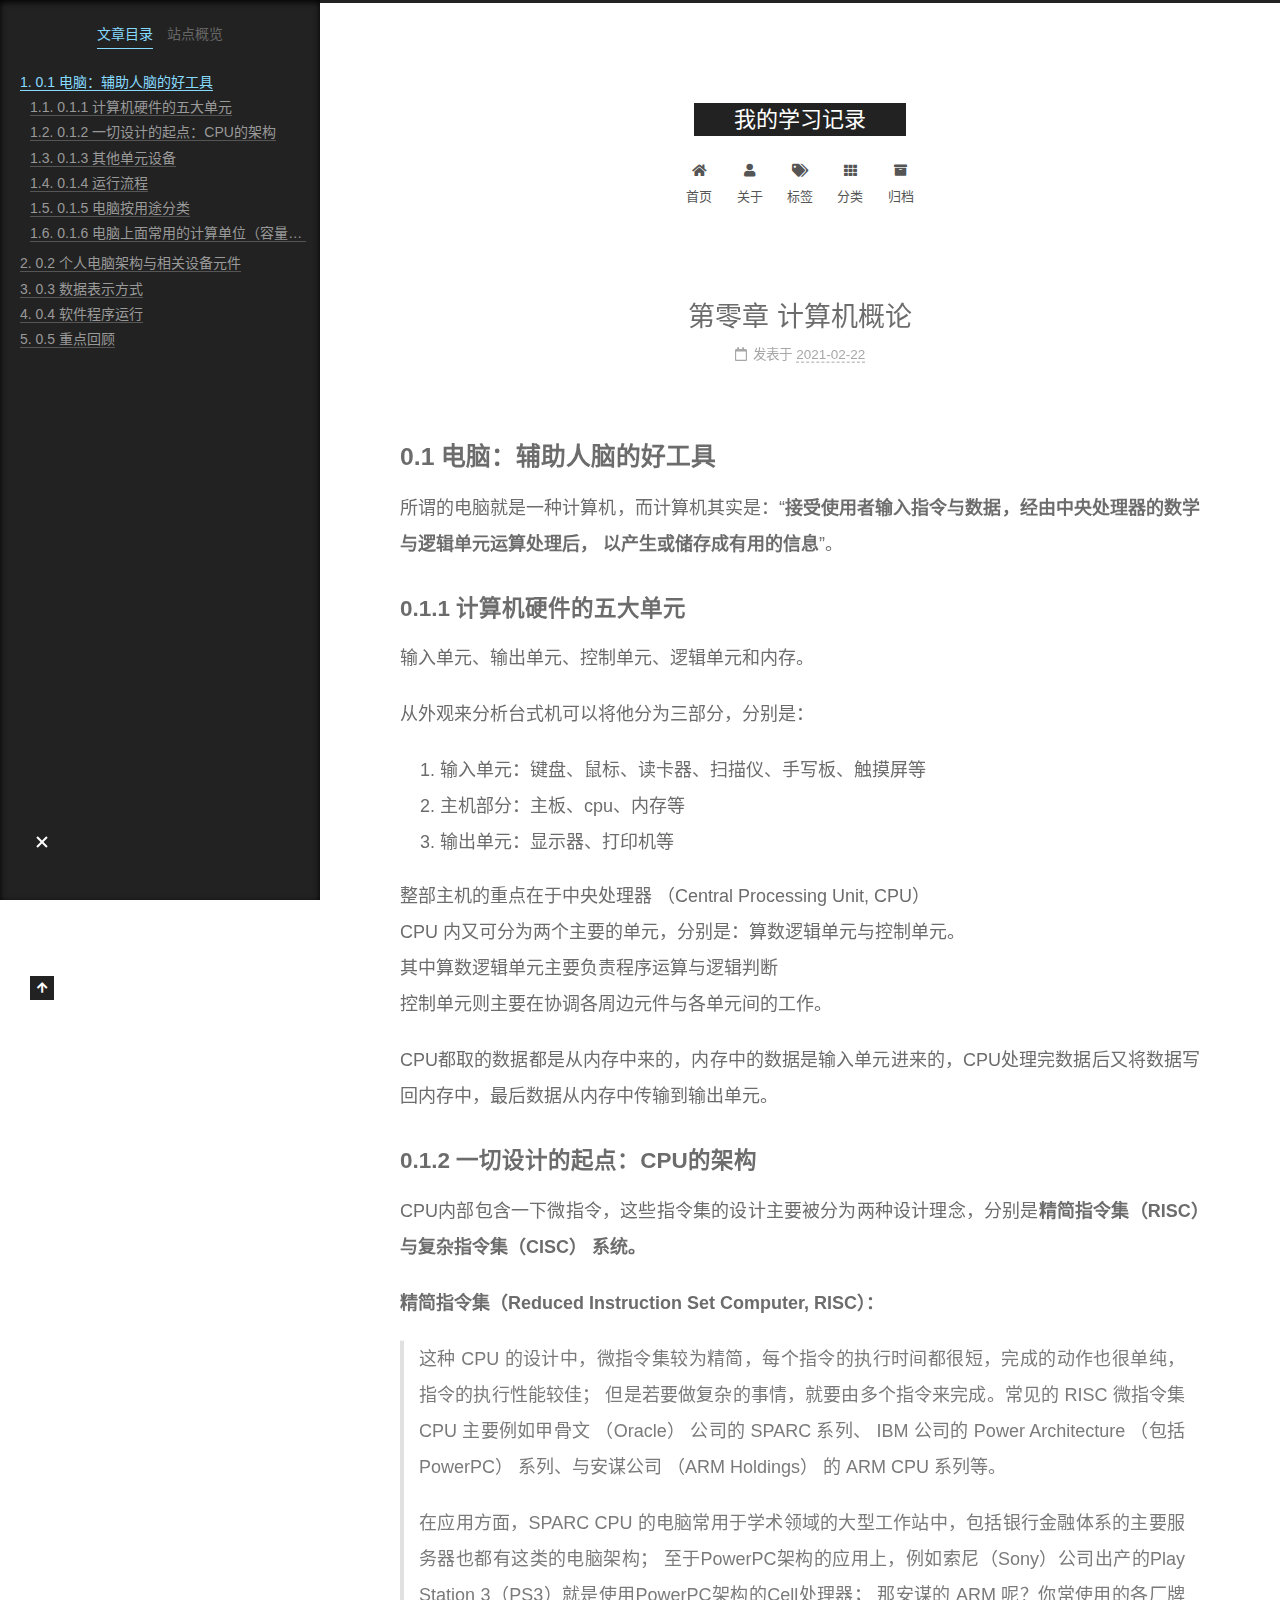
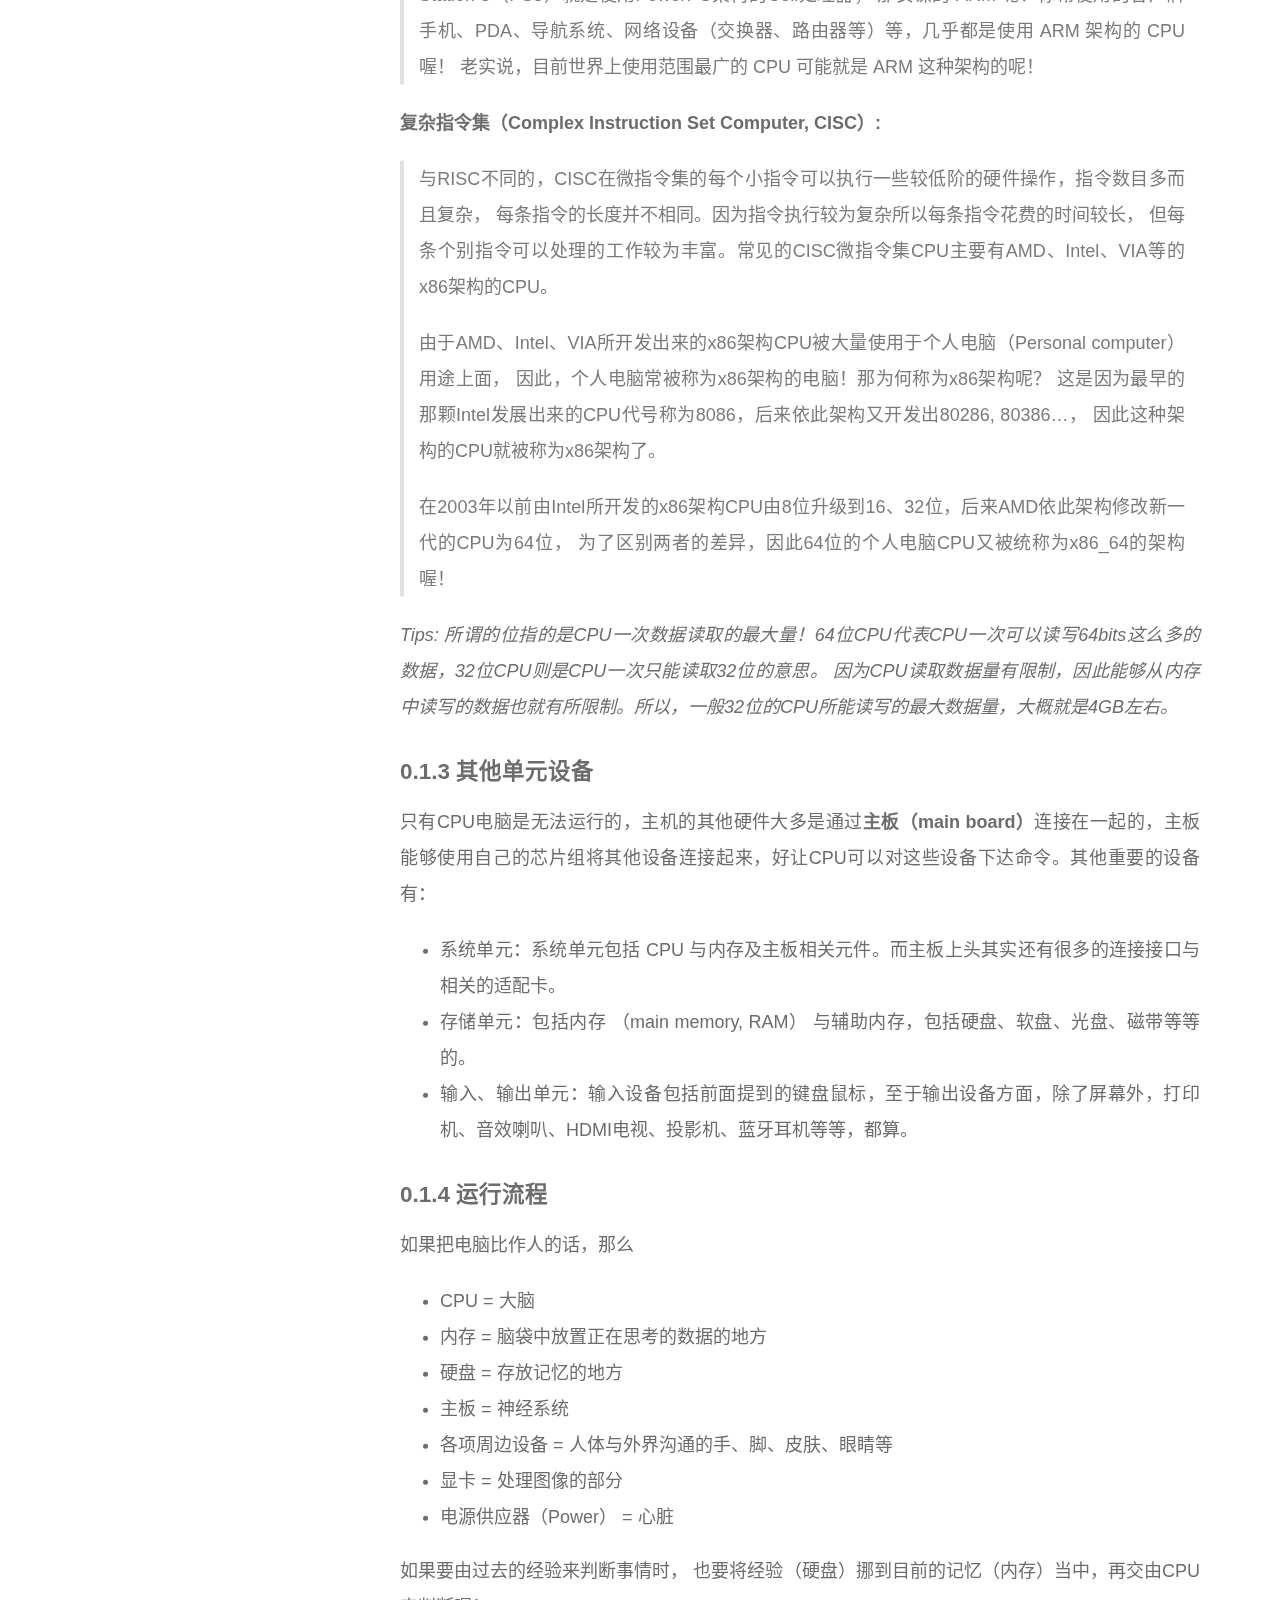
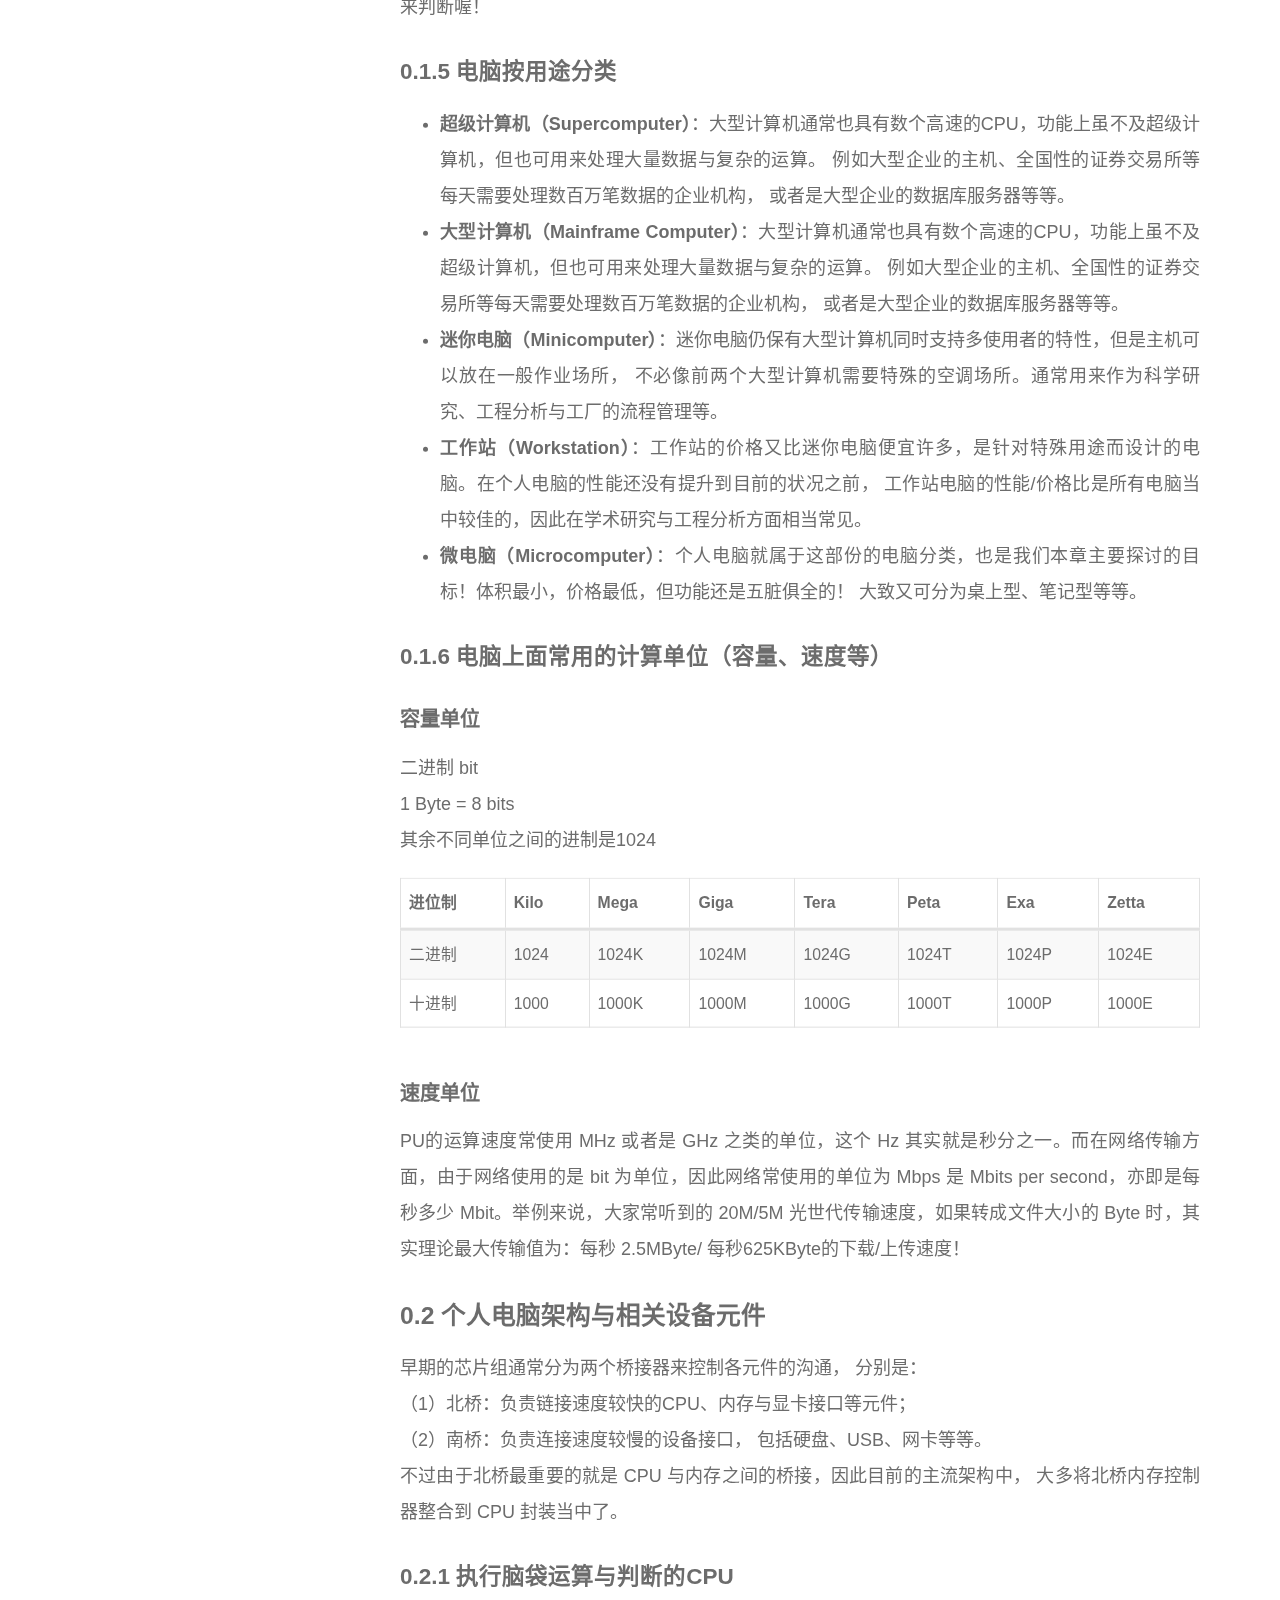
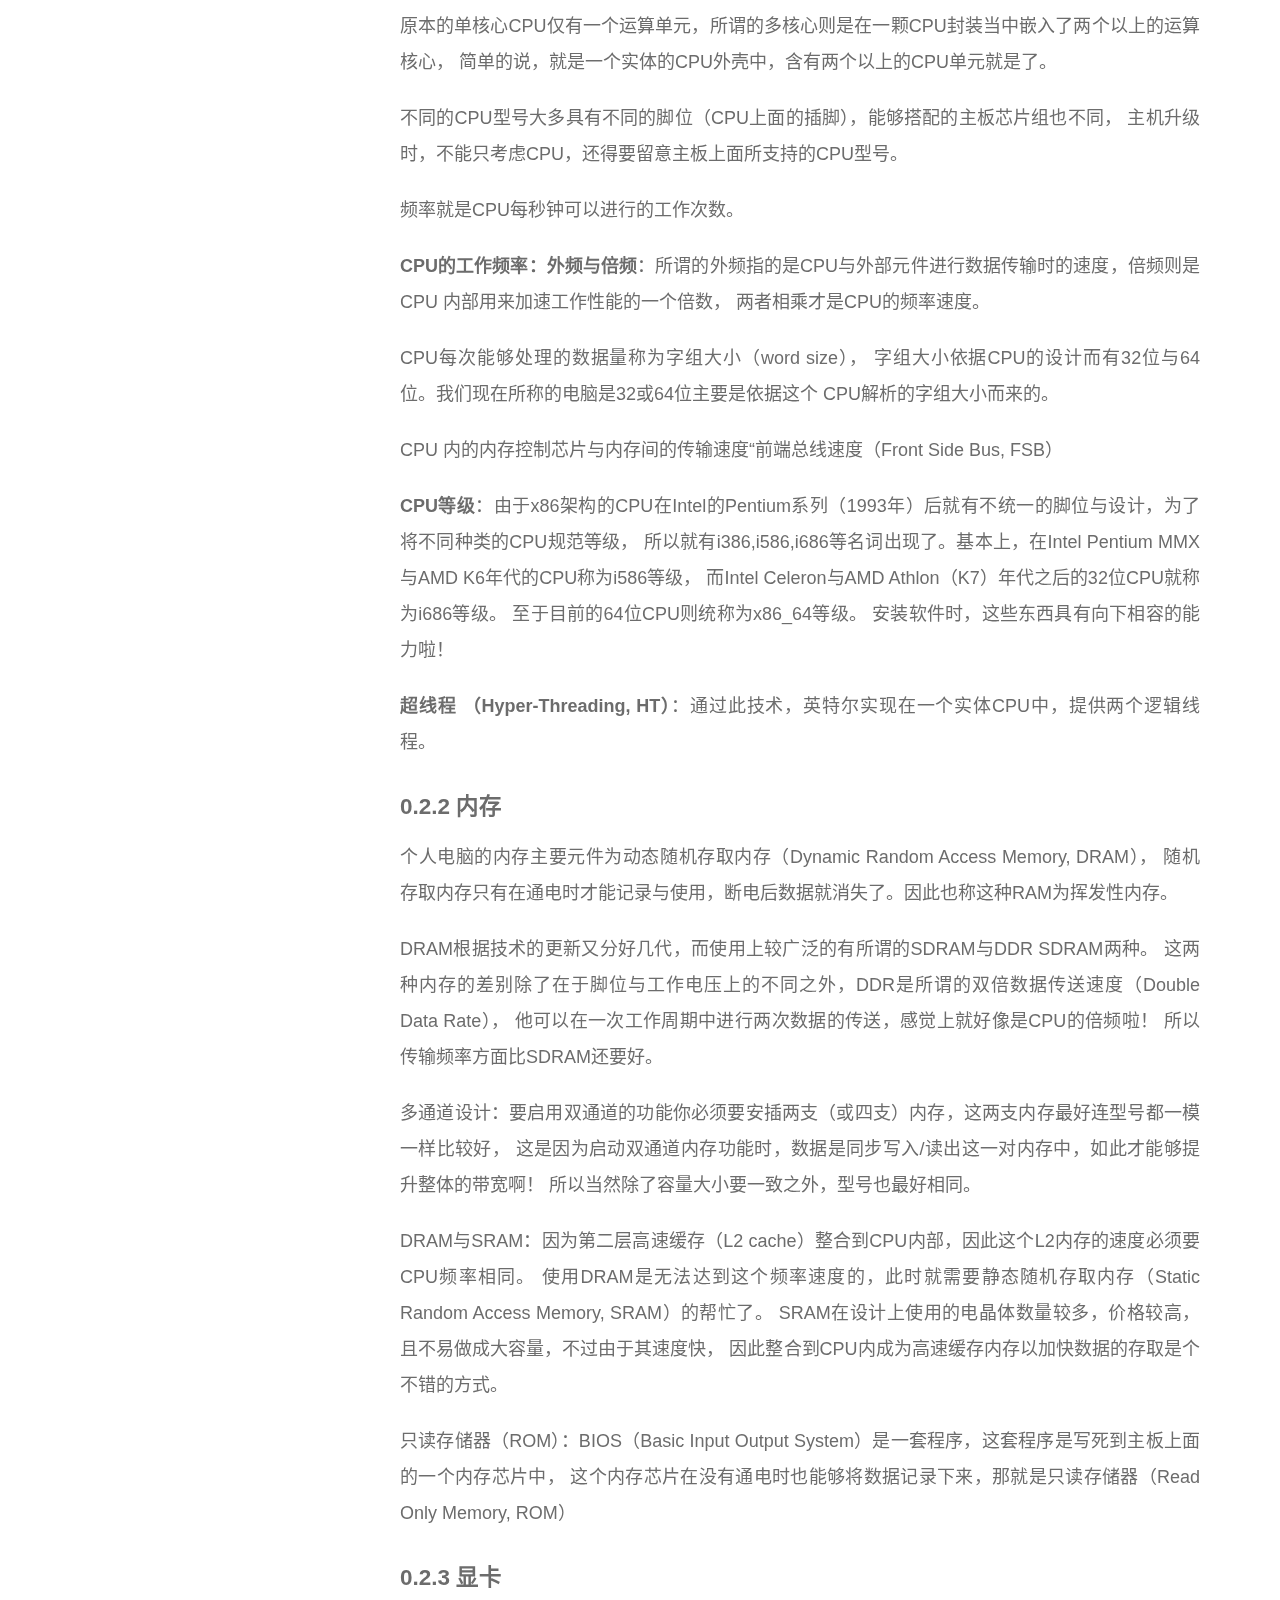
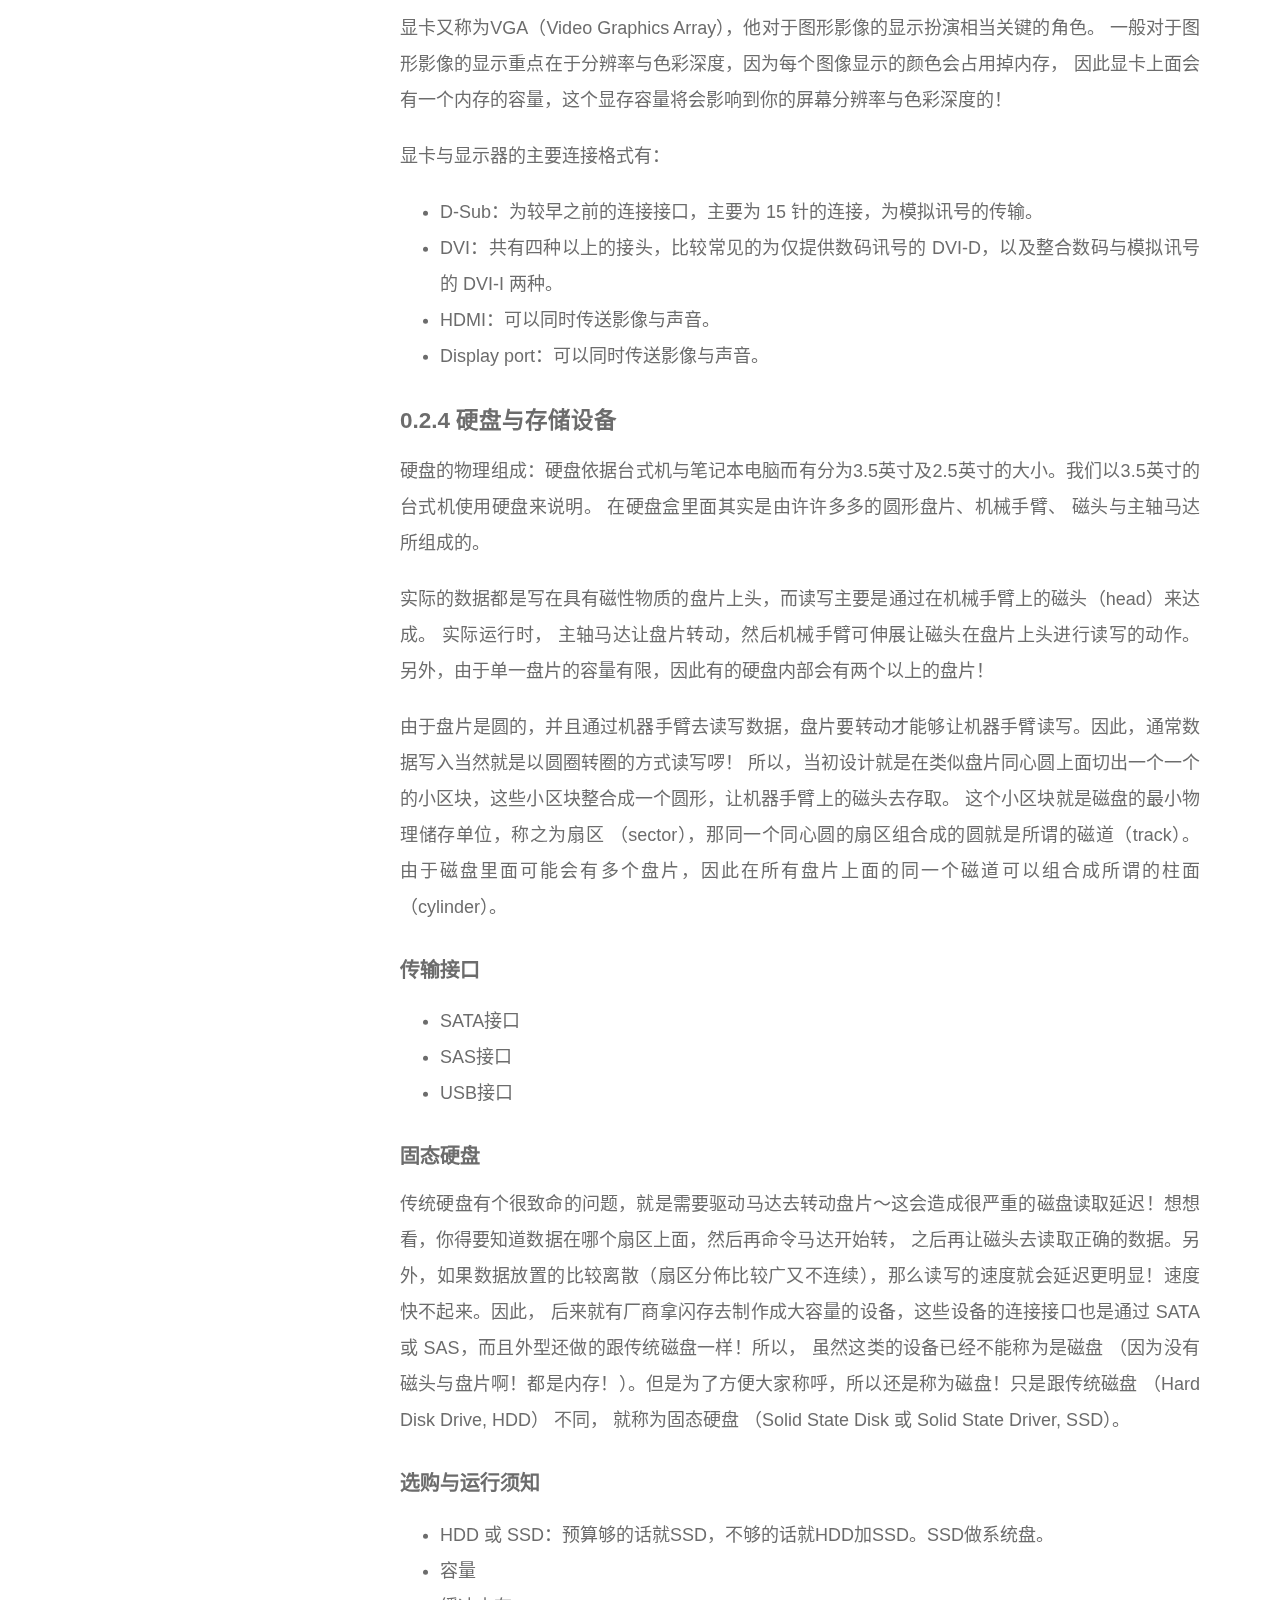
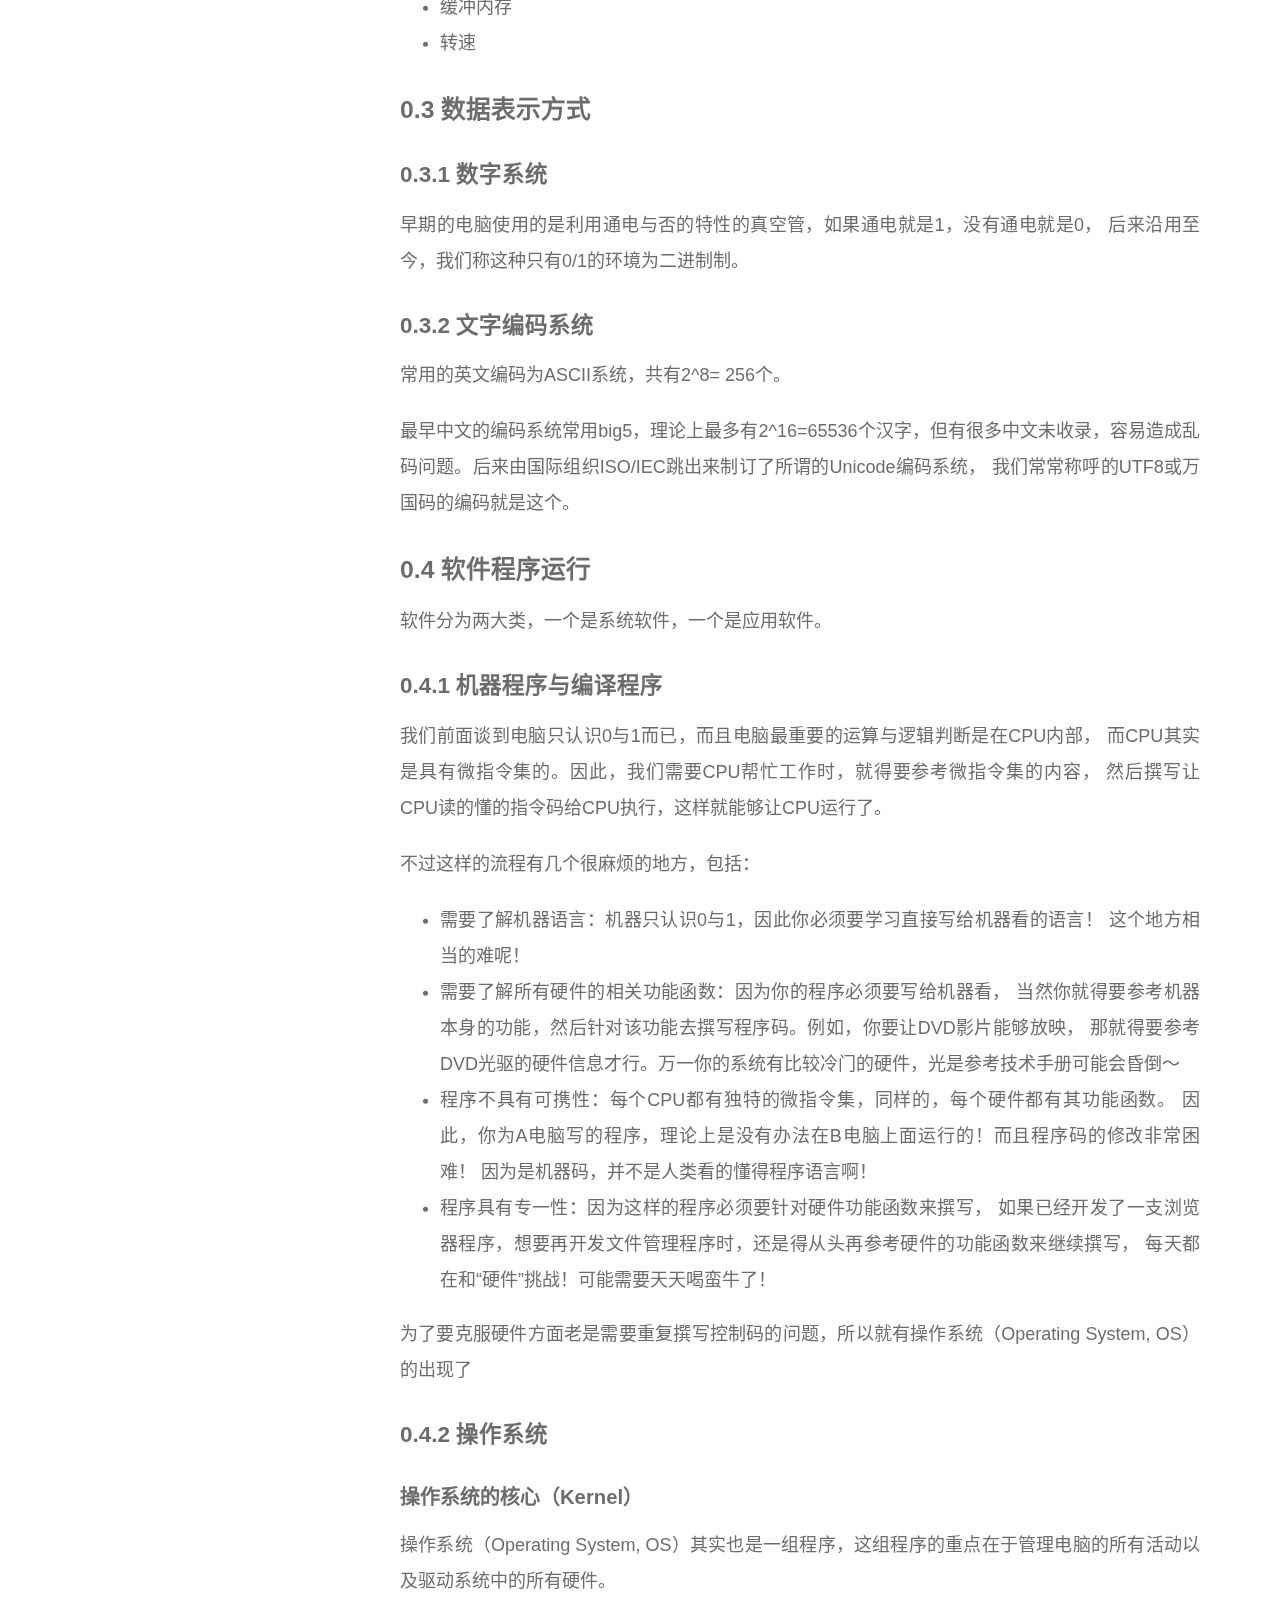
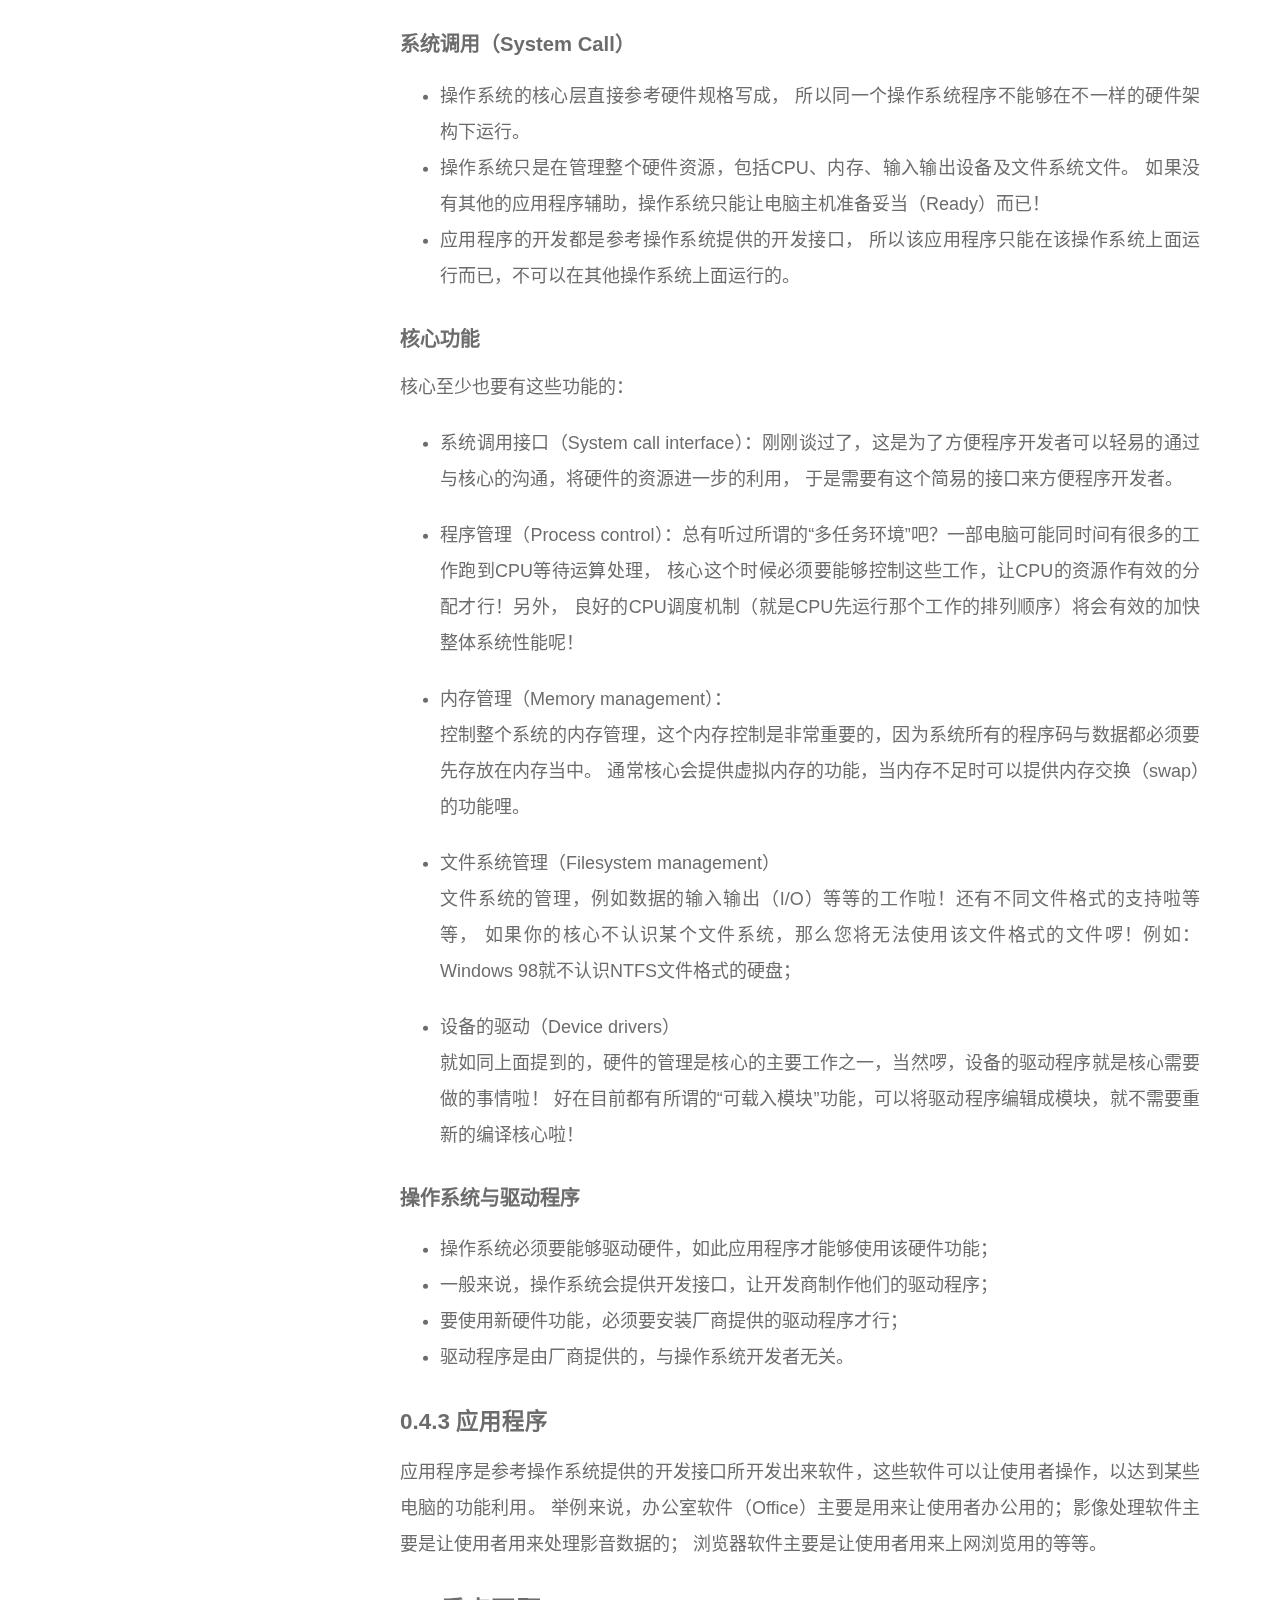
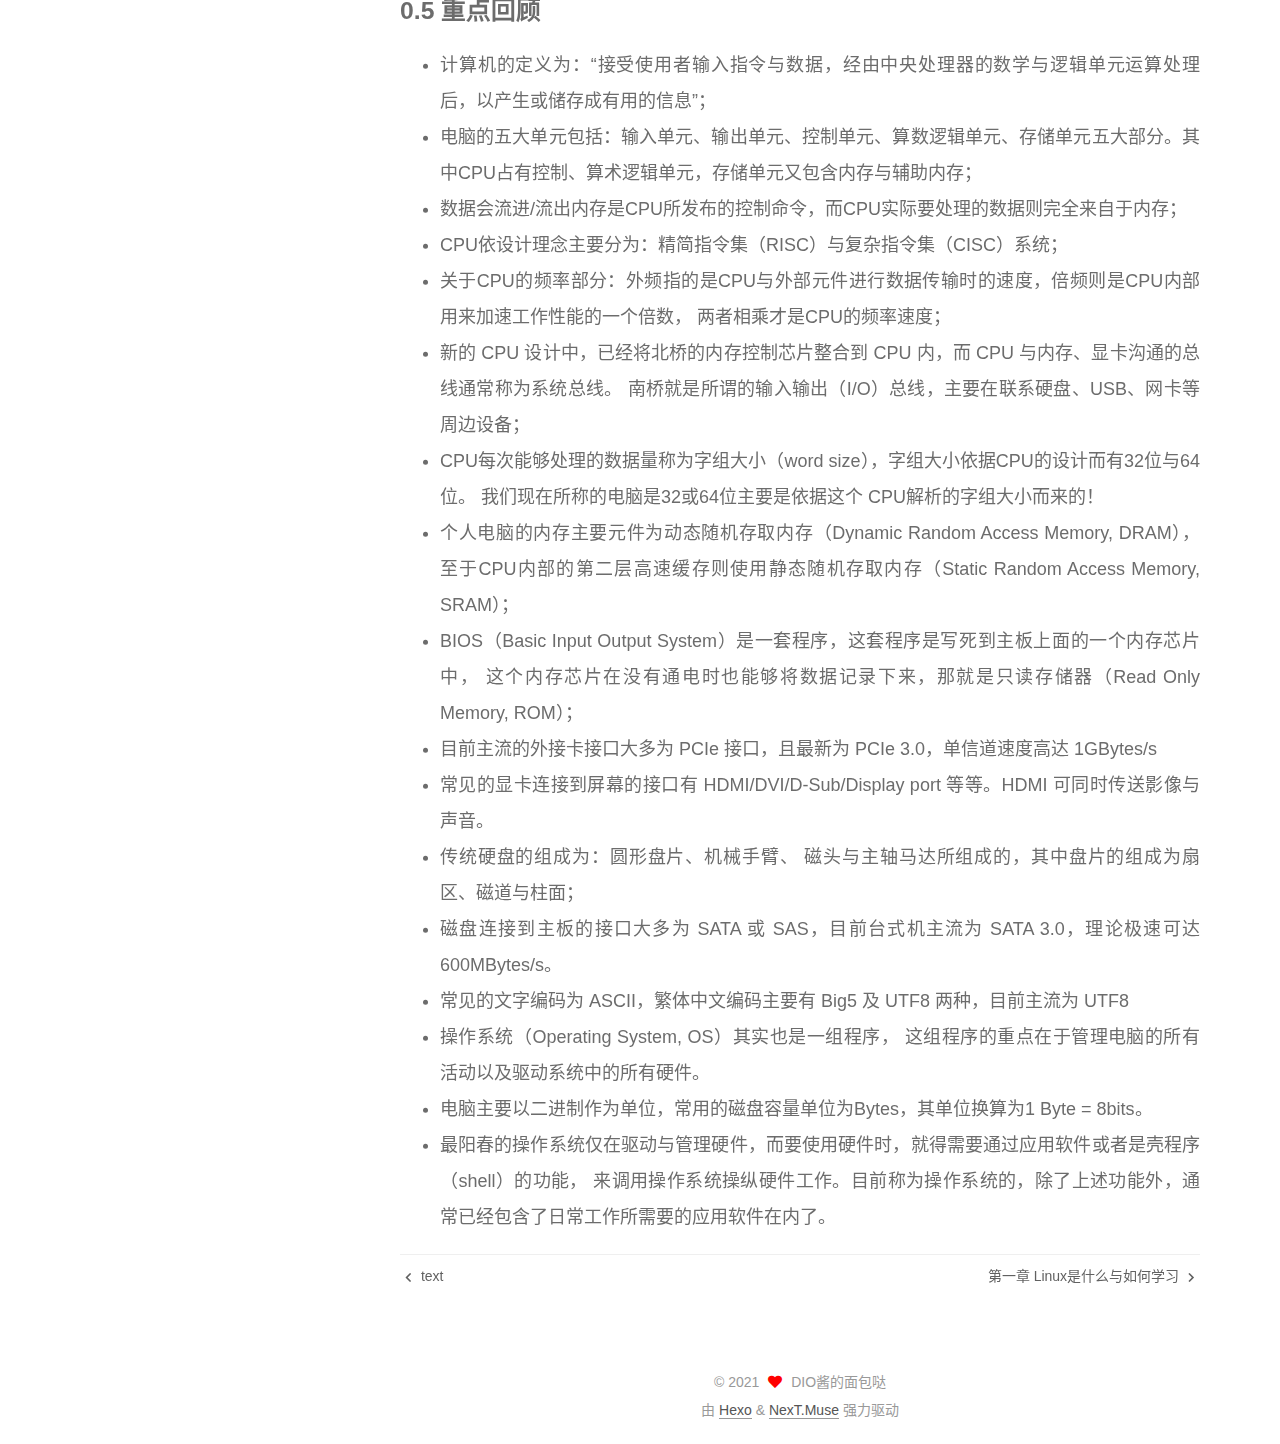
<file: 2021/02/22/第零章 计算机概论/index.html>
<!DOCTYPE html>
<html lang="zh-CN">
<head>
  <meta charset="UTF-8">
<meta name="viewport" content="width=device-width, initial-scale=1, maximum-scale=2">
<meta name="theme-color" content="#222">
<meta name="generator" content="Hexo 5.3.0">
  <link rel="apple-touch-icon" sizes="180x180" href="/images/apple-touch-icon-next.png">
  <link rel="icon" type="image/png" sizes="32x32" href="/images/favicon-32x32-next.png">
  <link rel="icon" type="image/png" sizes="16x16" href="/images/favicon-16x16-next.png">
  <link rel="mask-icon" href="/images/logo.svg" color="#222">

<link rel="stylesheet" href="/css/main.css">


<link rel="stylesheet" href="/lib/font-awesome/css/all.min.css">

<script id="hexo-configurations">
    var NexT = window.NexT || {};
    var CONFIG = {"hostname":"example.com","root":"/","scheme":"Muse","version":"7.8.0","exturl":false,"sidebar":{"position":"left","display":"post","padding":18,"offset":12,"onmobile":false},"copycode":{"enable":false,"show_result":false,"style":null},"back2top":{"enable":true,"sidebar":false,"scrollpercent":false},"bookmark":{"enable":false,"color":"#222","save":"auto"},"fancybox":false,"mediumzoom":false,"lazyload":false,"pangu":false,"comments":{"style":"tabs","active":null,"storage":true,"lazyload":false,"nav":null},"algolia":{"hits":{"per_page":10},"labels":{"input_placeholder":"Search for Posts","hits_empty":"We didn't find any results for the search: ${query}","hits_stats":"${hits} results found in ${time} ms"}},"localsearch":{"enable":false,"trigger":"auto","top_n_per_article":1,"unescape":false,"preload":false},"motion":{"enable":true,"async":false,"transition":{"post_block":"fadeIn","post_header":"slideDownIn","post_body":"slideDownIn","coll_header":"slideLeftIn","sidebar":"slideUpIn"}}};
  </script>

  <meta name="description" content="0.1 电脑：辅助人脑的好工具所谓的电脑就是一种计算机，而计算机其实是：“接受使用者输入指令与数据，经由中央处理器的数学与逻辑单元运算处理后， 以产生或储存成有用的信息”。 0.1.1 计算机硬件的五大单元输入单元、输出单元、控制单元、逻辑单元和内存。 从外观来分析台式机可以将他分为三部分，分别是：  输入单元：键盘、鼠标、读卡器、扫描仪、手写板、触摸屏等 主机部分：主板、cpu、内存等 输出单元">
<meta property="og:type" content="article">
<meta property="og:title" content="第零章 计算机概论">
<meta property="og:url" content="http://example.com/2021/02/22/%E7%AC%AC%E9%9B%B6%E7%AB%A0%20%E8%AE%A1%E7%AE%97%E6%9C%BA%E6%A6%82%E8%AE%BA/index.html">
<meta property="og:site_name" content="我的学习记录">
<meta property="og:description" content="0.1 电脑：辅助人脑的好工具所谓的电脑就是一种计算机，而计算机其实是：“接受使用者输入指令与数据，经由中央处理器的数学与逻辑单元运算处理后， 以产生或储存成有用的信息”。 0.1.1 计算机硬件的五大单元输入单元、输出单元、控制单元、逻辑单元和内存。 从外观来分析台式机可以将他分为三部分，分别是：  输入单元：键盘、鼠标、读卡器、扫描仪、手写板、触摸屏等 主机部分：主板、cpu、内存等 输出单元">
<meta property="og:locale" content="zh_CN">
<meta property="article:published_time" content="2021-02-22T07:27:15.212Z">
<meta property="article:modified_time" content="2021-02-22T07:43:16.057Z">
<meta property="article:author" content="DIO酱的面包哒">
<meta name="twitter:card" content="summary">

<link rel="canonical" href="http://example.com/2021/02/22/%E7%AC%AC%E9%9B%B6%E7%AB%A0%20%E8%AE%A1%E7%AE%97%E6%9C%BA%E6%A6%82%E8%AE%BA/">


<script id="page-configurations">
  // https://hexo.io/docs/variables.html
  CONFIG.page = {
    sidebar: "",
    isHome : false,
    isPost : true,
    lang   : 'zh-CN'
  };
</script>

  <title>第零章 计算机概论 | 我的学习记录</title>
  






  <noscript>
  <style>
  .use-motion .brand,
  .use-motion .menu-item,
  .sidebar-inner,
  .use-motion .post-block,
  .use-motion .pagination,
  .use-motion .comments,
  .use-motion .post-header,
  .use-motion .post-body,
  .use-motion .collection-header { opacity: initial; }

  .use-motion .site-title,
  .use-motion .site-subtitle {
    opacity: initial;
    top: initial;
  }

  .use-motion .logo-line-before i { left: initial; }
  .use-motion .logo-line-after i { right: initial; }
  </style>
</noscript>

</head>

<body itemscope itemtype="http://schema.org/WebPage">
  <div class="container use-motion">
    <div class="headband"></div>

    <header class="header" itemscope itemtype="http://schema.org/WPHeader">
      <div class="header-inner"><div class="site-brand-container">
  <div class="site-nav-toggle">
    <div class="toggle" aria-label="切换导航栏">
      <span class="toggle-line toggle-line-first"></span>
      <span class="toggle-line toggle-line-middle"></span>
      <span class="toggle-line toggle-line-last"></span>
    </div>
  </div>

  <div class="site-meta">

    <a href="/" class="brand" rel="start">
      <span class="logo-line-before"><i></i></span>
      <h1 class="site-title">我的学习记录</h1>
      <span class="logo-line-after"><i></i></span>
    </a>
  </div>

  <div class="site-nav-right">
    <div class="toggle popup-trigger">
    </div>
  </div>
</div>




<nav class="site-nav">
  <ul id="menu" class="main-menu menu">
        <li class="menu-item menu-item-home">

    <a href="/" rel="section"><i class="fa fa-home fa-fw"></i>首页</a>

  </li>
        <li class="menu-item menu-item-about">

    <a href="/about/" rel="section"><i class="fa fa-user fa-fw"></i>关于</a>

  </li>
        <li class="menu-item menu-item-tags">

    <a href="/tags/" rel="section"><i class="fa fa-tags fa-fw"></i>标签</a>

  </li>
        <li class="menu-item menu-item-categories">

    <a href="/categories/" rel="section"><i class="fa fa-th fa-fw"></i>分类</a>

  </li>
        <li class="menu-item menu-item-archives">

    <a href="/archives/" rel="section"><i class="fa fa-archive fa-fw"></i>归档</a>

  </li>
  </ul>
</nav>




</div>
    </header>

    
  <div class="back-to-top">
    <i class="fa fa-arrow-up"></i>
    <span>0%</span>
  </div>


    <main class="main">
      <div class="main-inner">
        <div class="content-wrap">
          

          <div class="content post posts-expand">
            

    
  
  
  <article itemscope itemtype="http://schema.org/Article" class="post-block" lang="zh-CN">
    <link itemprop="mainEntityOfPage" href="http://example.com/2021/02/22/%E7%AC%AC%E9%9B%B6%E7%AB%A0%20%E8%AE%A1%E7%AE%97%E6%9C%BA%E6%A6%82%E8%AE%BA/">

    <span hidden itemprop="author" itemscope itemtype="http://schema.org/Person">
      <meta itemprop="image" content="/images/avatar.gif">
      <meta itemprop="name" content="DIO酱的面包哒">
      <meta itemprop="description" content="收藏与学习">
    </span>

    <span hidden itemprop="publisher" itemscope itemtype="http://schema.org/Organization">
      <meta itemprop="name" content="我的学习记录">
    </span>
      <header class="post-header">
        <h1 class="post-title" itemprop="name headline">
          第零章 计算机概论
        </h1>

        <div class="post-meta">
            <span class="post-meta-item">
              <span class="post-meta-item-icon">
                <i class="far fa-calendar"></i>
              </span>
              <span class="post-meta-item-text">发表于</span>
              

              <time title="创建时间：2021-02-22 15:27:15 / 修改时间：15:43:16" itemprop="dateCreated datePublished" datetime="2021-02-22T15:27:15+08:00">2021-02-22</time>
            </span>

          

        </div>
      </header>

    
    
    
    <div class="post-body" itemprop="articleBody">

      
        <h2 id="0-1-电脑：辅助人脑的好工具"><a href="#0-1-电脑：辅助人脑的好工具" class="headerlink" title="0.1 电脑：辅助人脑的好工具"></a>0.1 电脑：辅助人脑的好工具</h2><p>所谓的电脑就是一种计算机，而计算机其实是：“<strong>接受使用者输入指令与数据，经由中央处理器的数学与逻辑单元运算处理后， 以产生或储存成有用的信息</strong>”。</p>
<h3 id="0-1-1-计算机硬件的五大单元"><a href="#0-1-1-计算机硬件的五大单元" class="headerlink" title="0.1.1 计算机硬件的五大单元"></a>0.1.1 计算机硬件的五大单元</h3><p>输入单元、输出单元、控制单元、逻辑单元和内存。</p>
<p>从外观来分析台式机可以将他分为三部分，分别是：</p>
<ol>
<li>输入单元：键盘、鼠标、读卡器、扫描仪、手写板、触摸屏等</li>
<li>主机部分：主板、cpu、内存等</li>
<li>输出单元：显示器、打印机等</li>
</ol>
<p>整部主机的重点在于中央处理器 （Central Processing Unit, CPU）<br>CPU 内又可分为两个主要的单元，分别是：算数逻辑单元与控制单元。<br>其中算数逻辑单元主要负责程序运算与逻辑判断<br>控制单元则主要在协调各周边元件与各单元间的工作。</p>
<p>CPU都取的数据都是从内存中来的，内存中的数据是输入单元进来的，CPU处理完数据后又将数据写回内存中，最后数据从内存中传输到输出单元。</p>
<h3 id="0-1-2-一切设计的起点：CPU的架构"><a href="#0-1-2-一切设计的起点：CPU的架构" class="headerlink" title="0.1.2 一切设计的起点：CPU的架构"></a>0.1.2 一切设计的起点：CPU的架构</h3><p>CPU内部包含一下微指令，这些指令集的设计主要被分为两种设计理念，分别是<strong>精简指令集（RISC）与复杂指令集（CISC） 系统。</strong></p>
<p><strong>精简指令集（Reduced Instruction Set Computer, RISC）：</strong></p>
<blockquote>
<p>这种 CPU 的设计中，微指令集较为精简，每个指令的执行时间都很短，完成的动作也很单纯，指令的执行性能较佳； 但是若要做复杂的事情，就要由多个指令来完成。常见的 RISC 微指令集 CPU 主要例如甲骨文 （Oracle） 公司的 SPARC 系列、 IBM 公司的 Power Architecture （包括 PowerPC） 系列、与安谋公司 （ARM Holdings） 的 ARM CPU 系列等。</p>
<p>在应用方面，SPARC CPU 的电脑常用于学术领域的大型工作站中，包括银行金融体系的主要服务器也都有这类的电脑架构； 至于PowerPC架构的应用上，例如索尼（Sony）公司出产的Play Station 3（PS3）就是使用PowerPC架构的Cell处理器； 那安谋的 ARM 呢？你常使用的各厂牌手机、PDA、导航系统、网络设备（交换器、路由器等）等，几乎都是使用 ARM 架构的 CPU 喔！ 老实说，目前世界上使用范围最广的 CPU 可能就是 ARM 这种架构的呢！</p>
</blockquote>
<p><strong>复杂指令集（Complex Instruction Set Computer, CISC）:</strong></p>
<blockquote>
<p>与RISC不同的，CISC在微指令集的每个小指令可以执行一些较低阶的硬件操作，指令数目多而且复杂， 每条指令的长度并不相同。因为指令执行较为复杂所以每条指令花费的时间较长， 但每条个别指令可以处理的工作较为丰富。常见的CISC微指令集CPU主要有AMD、Intel、VIA等的x86架构的CPU。</p>
<p>由于AMD、Intel、VIA所开发出来的x86架构CPU被大量使用于个人电脑（Personal computer）用途上面， 因此，个人电脑常被称为x86架构的电脑！那为何称为x86架构呢？ 这是因为最早的那颗Intel发展出来的CPU代号称为8086，后来依此架构又开发出80286, 80386…， 因此这种架构的CPU就被称为x86架构了。</p>
<p>在2003年以前由Intel所开发的x86架构CPU由8位升级到16、32位，后来AMD依此架构修改新一代的CPU为64位， 为了区别两者的差异，因此64位的个人电脑CPU又被统称为x86_64的架构喔！</p>
</blockquote>
<p><em>Tips: 所谓的位指的是CPU一次数据读取的最大量！64位CPU代表CPU一次可以读写64bits这么多的数据，32位CPU则是CPU一次只能读取32位的意思。 因为CPU读取数据量有限制，因此能够从内存中读写的数据也就有所限制。所以，一般32位的CPU所能读写的最大数据量，大概就是4GB左右。</em></p>
<h3 id="0-1-3-其他单元设备"><a href="#0-1-3-其他单元设备" class="headerlink" title="0.1.3 其他单元设备"></a>0.1.3 其他单元设备</h3><p>只有CPU电脑是无法运行的，主机的其他硬件大多是通过<strong>主板（main board）</strong>连接在一起的，主板能够使用自己的芯片组将其他设备连接起来，好让CPU可以对这些设备下达命令。其他重要的设备有：</p>
<ul>
<li>系统单元：系统单元包括 CPU 与内存及主板相关元件。而主板上头其实还有很多的连接接口与相关的适配卡。</li>
<li>存储单元：包括内存 （main memory, RAM） 与辅助内存，包括硬盘、软盘、光盘、磁带等等的。</li>
<li>输入、输出单元：输入设备包括前面提到的键盘鼠标，至于输出设备方面，除了屏幕外，打印机、音效喇叭、HDMI电视、投影机、蓝牙耳机等等，都算。</li>
</ul>
<h3 id="0-1-4-运行流程"><a href="#0-1-4-运行流程" class="headerlink" title="0.1.4 运行流程"></a>0.1.4 运行流程</h3><p>如果把电脑比作人的话，那么</p>
<ul>
<li>CPU = 大脑</li>
<li>内存 = 脑袋中放置正在思考的数据的地方</li>
<li>硬盘 = 存放记忆的地方</li>
<li>主板 = 神经系统</li>
<li>各项周边设备 = 人体与外界沟通的手、脚、皮肤、眼睛等</li>
<li>显卡 = 处理图像的部分</li>
<li>电源供应器（Power） = 心脏</li>
</ul>
<p>如果要由过去的经验来判断事情时， 也要将经验（硬盘）挪到目前的记忆（内存）当中，再交由CPU来判断喔！</p>
<h3 id="0-1-5-电脑按用途分类"><a href="#0-1-5-电脑按用途分类" class="headerlink" title="0.1.5 电脑按用途分类"></a>0.1.5 电脑按用途分类</h3><ul>
<li><strong>超级计算机（Supercomputer）</strong>：大型计算机通常也具有数个高速的CPU，功能上虽不及超级计算机，但也可用来处理大量数据与复杂的运算。 例如大型企业的主机、全国性的证券交易所等每天需要处理数百万笔数据的企业机构， 或者是大型企业的数据库服务器等等。</li>
<li><strong>大型计算机（Mainframe Computer）</strong>：大型计算机通常也具有数个高速的CPU，功能上虽不及超级计算机，但也可用来处理大量数据与复杂的运算。 例如大型企业的主机、全国性的证券交易所等每天需要处理数百万笔数据的企业机构， 或者是大型企业的数据库服务器等等。</li>
<li><strong>迷你电脑（Minicomputer）</strong>：迷你电脑仍保有大型计算机同时支持多使用者的特性，但是主机可以放在一般作业场所， 不必像前两个大型计算机需要特殊的空调场所。通常用来作为科学研究、工程分析与工厂的流程管理等。</li>
<li><strong>工作站（Workstation）</strong>：工作站的价格又比迷你电脑便宜许多，是针对特殊用途而设计的电脑。在个人电脑的性能还没有提升到目前的状况之前， 工作站电脑的性能/价格比是所有电脑当中较佳的，因此在学术研究与工程分析方面相当常见。</li>
<li><strong>微电脑（Microcomputer）</strong>：个人电脑就属于这部份的电脑分类，也是我们本章主要探讨的目标！体积最小，价格最低，但功能还是五脏俱全的！ 大致又可分为桌上型、笔记型等等。</li>
</ul>
<h3 id="0-1-6-电脑上面常用的计算单位（容量、速度等）"><a href="#0-1-6-电脑上面常用的计算单位（容量、速度等）" class="headerlink" title="0.1.6 电脑上面常用的计算单位（容量、速度等）"></a>0.1.6 电脑上面常用的计算单位（容量、速度等）</h3><h4 id="容量单位"><a href="#容量单位" class="headerlink" title="容量单位"></a>容量单位</h4><p>二进制 bit<br>1 Byte = 8 bits<br>其余不同单位之间的进制是1024</p>
<table>
<thead>
<tr>
<th>进位制</th>
<th>Kilo</th>
<th>Mega</th>
<th>Giga</th>
<th>Tera</th>
<th>Peta</th>
<th>Exa</th>
<th>Zetta</th>
</tr>
</thead>
<tbody><tr>
<td>二进制</td>
<td>1024</td>
<td>1024K</td>
<td>1024M</td>
<td>1024G</td>
<td>1024T</td>
<td>1024P</td>
<td>1024E</td>
</tr>
<tr>
<td>十进制</td>
<td>1000</td>
<td>1000K</td>
<td>1000M</td>
<td>1000G</td>
<td>1000T</td>
<td>1000P</td>
<td>1000E</td>
</tr>
</tbody></table>
<h4 id="速度单位"><a href="#速度单位" class="headerlink" title="速度单位"></a>速度单位</h4><p>PU的运算速度常使用 MHz 或者是 GHz 之类的单位，这个 Hz 其实就是秒分之一。而在网络传输方面，由于网络使用的是 bit 为单位，因此网络常使用的单位为 Mbps 是 Mbits per second，亦即是每秒多少 Mbit。举例来说，大家常听到的 20M/5M 光世代传输速度，如果转成文件大小的 Byte 时，其实理论最大传输值为：每秒 2.5MByte/ 每秒625KByte的下载/上传速度！</p>
<h2 id="0-2-个人电脑架构与相关设备元件"><a href="#0-2-个人电脑架构与相关设备元件" class="headerlink" title="0.2 个人电脑架构与相关设备元件"></a>0.2 个人电脑架构与相关设备元件</h2><p>早期的芯片组通常分为两个桥接器来控制各元件的沟通， 分别是：<br>（1）北桥：负责链接速度较快的CPU、内存与显卡接口等元件；<br>（2）南桥：负责连接速度较慢的设备接口， 包括硬盘、USB、网卡等等。<br>不过由于北桥最重要的就是 CPU 与内存之间的桥接，因此目前的主流架构中， 大多将北桥内存控制器整合到 CPU 封装当中了。</p>
<h3 id="0-2-1-执行脑袋运算与判断的CPU"><a href="#0-2-1-执行脑袋运算与判断的CPU" class="headerlink" title="0.2.1 执行脑袋运算与判断的CPU"></a>0.2.1 执行脑袋运算与判断的CPU</h3><p>原本的单核心CPU仅有一个运算单元，所谓的多核心则是在一颗CPU封装当中嵌入了两个以上的运算核心， 简单的说，就是一个实体的CPU外壳中，含有两个以上的CPU单元就是了。</p>
<p>不同的CPU型号大多具有不同的脚位（CPU上面的插脚），能够搭配的主板芯片组也不同， 主机升级时，不能只考虑CPU，还得要留意主板上面所支持的CPU型号。</p>
<p>频率就是CPU每秒钟可以进行的工作次数。</p>
<p><strong>CPU的工作频率：外频与倍频</strong>：所谓的外频指的是CPU与外部元件进行数据传输时的速度，倍频则是 CPU 内部用来加速工作性能的一个倍数， 两者相乘才是CPU的频率速度。</p>
<p>CPU每次能够处理的数据量称为字组大小（word size）， 字组大小依据CPU的设计而有32位与64位。我们现在所称的电脑是32或64位主要是依据这个 CPU解析的字组大小而来的。</p>
<p> CPU 内的内存控制芯片与内存间的传输速度“前端总线速度（Front Side Bus, FSB）</p>
<p><strong>CPU等级</strong>：由于x86架构的CPU在Intel的Pentium系列（1993年）后就有不统一的脚位与设计，为了将不同种类的CPU规范等级， 所以就有i386,i586,i686等名词出现了。基本上，在Intel Pentium MMX与AMD K6年代的CPU称为i586等级， 而Intel Celeron与AMD Athlon（K7）年代之后的32位CPU就称为i686等级。 至于目前的64位CPU则统称为x86_64等级。 安装软件时，这些东西具有向下相容的能力啦！</p>
<p><strong>超线程 （Hyper-Threading, HT）</strong>：通过此技术，英特尔实现在一个实体CPU中，提供两个逻辑线程。</p>
<h3 id="0-2-2-内存"><a href="#0-2-2-内存" class="headerlink" title="0.2.2 内存"></a>0.2.2 内存</h3><p>个人电脑的内存主要元件为动态随机存取内存（Dynamic Random Access Memory, DRAM）， 随机存取内存只有在通电时才能记录与使用，断电后数据就消失了。因此也称这种RAM为挥发性内存。</p>
<p>DRAM根据技术的更新又分好几代，而使用上较广泛的有所谓的SDRAM与DDR SDRAM两种。 这两种内存的差别除了在于脚位与工作电压上的不同之外，DDR是所谓的双倍数据传送速度（Double Data Rate）， 他可以在一次工作周期中进行两次数据的传送，感觉上就好像是CPU的倍频啦！ 所以传输频率方面比SDRAM还要好。</p>
<p>多通道设计：要启用双通道的功能你必须要安插两支（或四支）内存，这两支内存最好连型号都一模一样比较好， 这是因为启动双通道内存功能时，数据是同步写入/读出这一对内存中，如此才能够提升整体的带宽啊！ 所以当然除了容量大小要一致之外，型号也最好相同。</p>
<p>DRAM与SRAM：因为第二层高速缓存（L2 cache）整合到CPU内部，因此这个L2内存的速度必须要CPU频率相同。 使用DRAM是无法达到这个频率速度的，此时就需要静态随机存取内存（Static Random Access Memory, SRAM）的帮忙了。 SRAM在设计上使用的电晶体数量较多，价格较高，且不易做成大容量，不过由于其速度快， 因此整合到CPU内成为高速缓存内存以加快数据的存取是个不错的方式。</p>
<p>只读存储器（ROM）：BIOS（Basic Input Output System）是一套程序，这套程序是写死到主板上面的一个内存芯片中， 这个内存芯片在没有通电时也能够将数据记录下来，那就是只读存储器（Read Only Memory, ROM）</p>
<h3 id="0-2-3-显卡"><a href="#0-2-3-显卡" class="headerlink" title="0.2.3 显卡"></a>0.2.3 显卡</h3><p>显卡又称为VGA（Video Graphics Array），他对于图形影像的显示扮演相当关键的角色。 一般对于图形影像的显示重点在于分辨率与色彩深度，因为每个图像显示的颜色会占用掉内存， 因此显卡上面会有一个内存的容量，这个显存容量将会影响到你的屏幕分辨率与色彩深度的！</p>
<p>显卡与显示器的主要连接格式有：</p>
<ul>
<li>D-Sub：为较早之前的连接接口，主要为 15 针的连接，为模拟讯号的传输。</li>
<li>DVI：共有四种以上的接头，比较常见的为仅提供数码讯号的 DVI-D，以及整合数码与模拟讯号的 DVI-I 两种。</li>
<li>HDMI：可以同时传送影像与声音。</li>
<li>Display port：可以同时传送影像与声音。</li>
</ul>
<h3 id="0-2-4-硬盘与存储设备"><a href="#0-2-4-硬盘与存储设备" class="headerlink" title="0.2.4 硬盘与存储设备"></a>0.2.4 硬盘与存储设备</h3><p>硬盘的物理组成：硬盘依据台式机与笔记本电脑而有分为3.5英寸及2.5英寸的大小。我们以3.5英寸的台式机使用硬盘来说明。 在硬盘盒里面其实是由许许多多的圆形盘片、机械手臂、 磁头与主轴马达所组成的。</p>
<p>实际的数据都是写在具有磁性物质的盘片上头，而读写主要是通过在机械手臂上的磁头（head）来达成。 实际运行时， 主轴马达让盘片转动，然后机械手臂可伸展让磁头在盘片上头进行读写的动作。 另外，由于单一盘片的容量有限，因此有的硬盘内部会有两个以上的盘片！</p>
<p>由于盘片是圆的，并且通过机器手臂去读写数据，盘片要转动才能够让机器手臂读写。因此，通常数据写入当然就是以圆圈转圈的方式读写啰！ 所以，当初设计就是在类似盘片同心圆上面切出一个一个的小区块，这些小区块整合成一个圆形，让机器手臂上的磁头去存取。 这个小区块就是磁盘的最小物理储存单位，称之为扇区 （sector），那同一个同心圆的扇区组合成的圆就是所谓的磁道（track）。 由于磁盘里面可能会有多个盘片，因此在所有盘片上面的同一个磁道可以组合成所谓的柱面 （cylinder）。</p>
<h4 id="传输接口"><a href="#传输接口" class="headerlink" title="传输接口"></a>传输接口</h4><ul>
<li>SATA接口</li>
<li>SAS接口</li>
<li>USB接口</li>
</ul>
<h4 id="固态硬盘"><a href="#固态硬盘" class="headerlink" title="固态硬盘"></a>固态硬盘</h4><p>传统硬盘有个很致命的问题，就是需要驱动马达去转动盘片～这会造成很严重的磁盘读取延迟！想想看，你得要知道数据在哪个扇区上面，然后再命令马达开始转， 之后再让磁头去读取正确的数据。另外，如果数据放置的比较离散（扇区分佈比较广又不连续），那么读写的速度就会延迟更明显！速度快不起来。因此， 后来就有厂商拿闪存去制作成大容量的设备，这些设备的连接接口也是通过 SATA 或 SAS，而且外型还做的跟传统磁盘一样！所以， 虽然这类的设备已经不能称为是磁盘 （因为没有磁头与盘片啊！都是内存！）。但是为了方便大家称呼，所以还是称为磁盘！只是跟传统磁盘 （Hard Disk Drive, HDD） 不同， 就称为固态硬盘 （Solid State Disk 或 Solid State Driver, SSD）。</p>
<h4 id="选购与运行须知"><a href="#选购与运行须知" class="headerlink" title="选购与运行须知"></a>选购与运行须知</h4><ul>
<li>HDD 或 SSD：预算够的话就SSD，不够的话就HDD加SSD。SSD做系统盘。</li>
<li>容量</li>
<li>缓冲内存</li>
<li>转速</li>
</ul>
<h2 id="0-3-数据表示方式"><a href="#0-3-数据表示方式" class="headerlink" title="0.3 数据表示方式"></a>0.3 数据表示方式</h2><h3 id="0-3-1-数字系统"><a href="#0-3-1-数字系统" class="headerlink" title="0.3.1 数字系统"></a>0.3.1 数字系统</h3><p>早期的电脑使用的是利用通电与否的特性的真空管，如果通电就是1，没有通电就是0， 后来沿用至今，我们称这种只有0/1的环境为二进制制。</p>
<h3 id="0-3-2-文字编码系统"><a href="#0-3-2-文字编码系统" class="headerlink" title="0.3.2 文字编码系统"></a>0.3.2 文字编码系统</h3><p>常用的英文编码为ASCII系统，共有2^8= 256个。</p>
<p>最早中文的编码系统常用big5，理论上最多有2^16=65536个汉字，但有很多中文未收录，容易造成乱码问题。后来由国际组织ISO/IEC跳出来制订了所谓的Unicode编码系统， 我们常常称呼的UTF8或万国码的编码就是这个。</p>
<h2 id="0-4-软件程序运行"><a href="#0-4-软件程序运行" class="headerlink" title="0.4 软件程序运行"></a>0.4 软件程序运行</h2><p>软件分为两大类，一个是系统软件，一个是应用软件。</p>
<h3 id="0-4-1-机器程序与编译程序"><a href="#0-4-1-机器程序与编译程序" class="headerlink" title="0.4.1 机器程序与编译程序"></a>0.4.1 机器程序与编译程序</h3><p>我们前面谈到电脑只认识0与1而已，而且电脑最重要的运算与逻辑判断是在CPU内部， 而CPU其实是具有微指令集的。因此，我们需要CPU帮忙工作时，就得要参考微指令集的内容， 然后撰写让CPU读的懂的指令码给CPU执行，这样就能够让CPU运行了。</p>
<p>不过这样的流程有几个很麻烦的地方，包括：</p>
<ul>
<li>需要了解机器语言：机器只认识0与1，因此你必须要学习直接写给机器看的语言！ 这个地方相当的难呢！</li>
<li>需要了解所有硬件的相关功能函数：因为你的程序必须要写给机器看， 当然你就得要参考机器本身的功能，然后针对该功能去撰写程序码。例如，你要让DVD影片能够放映， 那就得要参考DVD光驱的硬件信息才行。万一你的系统有比较冷门的硬件，光是参考技术手册可能会昏倒～</li>
<li>程序不具有可携性：每个CPU都有独特的微指令集，同样的，每个硬件都有其功能函数。 因此，你为A电脑写的程序，理论上是没有办法在B电脑上面运行的！而且程序码的修改非常困难！ 因为是机器码，并不是人类看的懂得程序语言啊！</li>
<li>程序具有专一性：因为这样的程序必须要针对硬件功能函数来撰写， 如果已经开发了一支浏览器程序，想要再开发文件管理程序时，还是得从头再参考硬件的功能函数来继续撰写， 每天都在和“硬件”挑战！可能需要天天喝蛮牛了！</li>
</ul>
<p>为了要克服硬件方面老是需要重复撰写控制码的问题，所以就有操作系统（Operating System, OS）的出现了</p>
<h3 id="0-4-2-操作系统"><a href="#0-4-2-操作系统" class="headerlink" title="0.4.2 操作系统"></a>0.4.2 操作系统</h3><h4 id="操作系统的核心（Kernel）"><a href="#操作系统的核心（Kernel）" class="headerlink" title="操作系统的核心（Kernel）"></a>操作系统的核心（Kernel）</h4><p>操作系统（Operating System, OS）其实也是一组程序，这组程序的重点在于管理电脑的所有活动以及驱动系统中的所有硬件。</p>
<h4 id="系统调用（System-Call）"><a href="#系统调用（System-Call）" class="headerlink" title="系统调用（System Call）"></a>系统调用（System Call）</h4><ul>
<li>操作系统的核心层直接参考硬件规格写成， 所以同一个操作系统程序不能够在不一样的硬件架构下运行。</li>
<li>操作系统只是在管理整个硬件资源，包括CPU、内存、输入输出设备及文件系统文件。 如果没有其他的应用程序辅助，操作系统只能让电脑主机准备妥当（Ready）而已！</li>
<li>应用程序的开发都是参考操作系统提供的开发接口， 所以该应用程序只能在该操作系统上面运行而已，不可以在其他操作系统上面运行的。</li>
</ul>
<h4 id="核心功能"><a href="#核心功能" class="headerlink" title="核心功能"></a>核心功能</h4><p>核心至少也要有这些功能的：</p>
<ul>
<li><p>系统调用接口（System call interface）：刚刚谈过了，这是为了方便程序开发者可以轻易的通过与核心的沟通，将硬件的资源进一步的利用， 于是需要有这个简易的接口来方便程序开发者。</p>
</li>
<li><p>程序管理（Process control）：总有听过所谓的“多任务环境”吧？一部电脑可能同时间有很多的工作跑到CPU等待运算处理， 核心这个时候必须要能够控制这些工作，让CPU的资源作有效的分配才行！另外， 良好的CPU调度机制（就是CPU先运行那个工作的排列顺序）将会有效的加快整体系统性能呢！</p>
</li>
<li><p>内存管理（Memory management）：<br>控制整个系统的内存管理，这个内存控制是非常重要的，因为系统所有的程序码与数据都必须要先存放在内存当中。 通常核心会提供虚拟内存的功能，当内存不足时可以提供内存交换（swap）的功能哩。</p>
</li>
<li><p>文件系统管理（Filesystem management）<br>文件系统的管理，例如数据的输入输出（I/O）等等的工作啦！还有不同文件格式的支持啦等等， 如果你的核心不认识某个文件系统，那么您将无法使用该文件格式的文件啰！例如：Windows 98就不认识NTFS文件格式的硬盘；</p>
</li>
<li><p>设备的驱动（Device drivers）<br>就如同上面提到的，硬件的管理是核心的主要工作之一，当然啰，设备的驱动程序就是核心需要做的事情啦！ 好在目前都有所谓的“可载入模块”功能，可以将驱动程序编辑成模块，就不需要重新的编译核心啦！</p>
</li>
</ul>
<h4 id="操作系统与驱动程序"><a href="#操作系统与驱动程序" class="headerlink" title="操作系统与驱动程序"></a>操作系统与驱动程序</h4><ul>
<li>操作系统必须要能够驱动硬件，如此应用程序才能够使用该硬件功能；</li>
<li>一般来说，操作系统会提供开发接口，让开发商制作他们的驱动程序；</li>
<li>要使用新硬件功能，必须要安装厂商提供的驱动程序才行；</li>
<li>驱动程序是由厂商提供的，与操作系统开发者无关。</li>
</ul>
<h3 id="0-4-3-应用程序"><a href="#0-4-3-应用程序" class="headerlink" title="0.4.3 应用程序"></a>0.4.3 应用程序</h3><p>应用程序是参考操作系统提供的开发接口所开发出来软件，这些软件可以让使用者操作，以达到某些电脑的功能利用。 举例来说，办公室软件（Office）主要是用来让使用者办公用的；影像处理软件主要是让使用者用来处理影音数据的； 浏览器软件主要是让使用者用来上网浏览用的等等。</p>
<h2 id="0-5-重点回顾"><a href="#0-5-重点回顾" class="headerlink" title="0.5 重点回顾"></a>0.5 重点回顾</h2><ul>
<li>计算机的定义为：“接受使用者输入指令与数据，经由中央处理器的数学与逻辑单元运算处理后，以产生或储存成有用的信息”；</li>
<li>电脑的五大单元包括：输入单元、输出单元、控制单元、算数逻辑单元、存储单元五大部分。其中CPU占有控制、算术逻辑单元，存储单元又包含内存与辅助内存；</li>
<li>数据会流进/流出内存是CPU所发布的控制命令，而CPU实际要处理的数据则完全来自于内存；</li>
<li>CPU依设计理念主要分为：精简指令集（RISC）与复杂指令集（CISC）系统；</li>
<li>关于CPU的频率部分：外频指的是CPU与外部元件进行数据传输时的速度，倍频则是CPU内部用来加速工作性能的一个倍数， 两者相乘才是CPU的频率速度；</li>
<li>新的 CPU 设计中，已经将北桥的内存控制芯片整合到 CPU 内，而 CPU 与内存、显卡沟通的总线通常称为系统总线。 南桥就是所谓的输入输出（I/O）总线，主要在联系硬盘、USB、网卡等周边设备；</li>
<li>CPU每次能够处理的数据量称为字组大小（word size），字组大小依据CPU的设计而有32位与64位。 我们现在所称的电脑是32或64位主要是依据这个 CPU解析的字组大小而来的！</li>
<li>个人电脑的内存主要元件为动态随机存取内存（Dynamic Random Access Memory, DRAM）， 至于CPU内部的第二层高速缓存则使用静态随机存取内存（Static Random Access Memory, SRAM）；</li>
<li>BIOS（Basic Input Output System）是一套程序，这套程序是写死到主板上面的一个内存芯片中， 这个内存芯片在没有通电时也能够将数据记录下来，那就是只读存储器（Read Only Memory, ROM）；</li>
<li>目前主流的外接卡接口大多为 PCIe 接口，且最新为 PCIe 3.0，单信道速度高达 1GBytes/s</li>
<li>常见的显卡连接到屏幕的接口有 HDMI/DVI/D-Sub/Display port 等等。HDMI 可同时传送影像与声音。</li>
<li>传统硬盘的组成为：圆形盘片、机械手臂、 磁头与主轴马达所组成的，其中盘片的组成为扇区、磁道与柱面；</li>
<li>磁盘连接到主板的接口大多为 SATA 或 SAS，目前台式机主流为 SATA 3.0，理论极速可达 600MBytes/s。</li>
<li>常见的文字编码为 ASCII，繁体中文编码主要有 Big5 及 UTF8 两种，目前主流为 UTF8</li>
<li>操作系统（Operating System, OS）其实也是一组程序， 这组程序的重点在于管理电脑的所有活动以及驱动系统中的所有硬件。</li>
<li>电脑主要以二进制作为单位，常用的磁盘容量单位为Bytes，其单位换算为1 Byte = 8bits。</li>
<li>最阳春的操作系统仅在驱动与管理硬件，而要使用硬件时，就得需要通过应用软件或者是壳程序（shell）的功能， 来调用操作系统操纵硬件工作。目前称为操作系统的，除了上述功能外，通常已经包含了日常工作所需要的应用软件在内了。</li>
</ul>

    </div>

    
    
    

      <footer class="post-footer">

        


        
    <div class="post-nav">
      <div class="post-nav-item">
    <a href="/2021/02/20/text/" rel="prev" title="text">
      <i class="fa fa-chevron-left"></i> text
    </a></div>
      <div class="post-nav-item">
    <a href="/2021/03/07/%E7%AC%AC%E4%B8%80%E7%AB%A0%20Linux%E6%98%AF%E4%BB%80%E4%B9%88%E5%A6%82%E4%BD%95%E5%AD%A6%E4%B9%A0/" rel="next" title="第一章 Linux是什么与如何学习">
      第一章 Linux是什么与如何学习 <i class="fa fa-chevron-right"></i>
    </a></div>
    </div>
      </footer>
    
  </article>
  
  
  



          </div>
          

<script>
  window.addEventListener('tabs:register', () => {
    let { activeClass } = CONFIG.comments;
    if (CONFIG.comments.storage) {
      activeClass = localStorage.getItem('comments_active') || activeClass;
    }
    if (activeClass) {
      let activeTab = document.querySelector(`a[href="#comment-${activeClass}"]`);
      if (activeTab) {
        activeTab.click();
      }
    }
  });
  if (CONFIG.comments.storage) {
    window.addEventListener('tabs:click', event => {
      if (!event.target.matches('.tabs-comment .tab-content .tab-pane')) return;
      let commentClass = event.target.classList[1];
      localStorage.setItem('comments_active', commentClass);
    });
  }
</script>

        </div>
          
  
  <div class="toggle sidebar-toggle">
    <span class="toggle-line toggle-line-first"></span>
    <span class="toggle-line toggle-line-middle"></span>
    <span class="toggle-line toggle-line-last"></span>
  </div>

  <aside class="sidebar">
    <div class="sidebar-inner">

      <ul class="sidebar-nav motion-element">
        <li class="sidebar-nav-toc">
          文章目录
        </li>
        <li class="sidebar-nav-overview">
          站点概览
        </li>
      </ul>

      <!--noindex-->
      <div class="post-toc-wrap sidebar-panel">
          <div class="post-toc motion-element"><ol class="nav"><li class="nav-item nav-level-2"><a class="nav-link" href="#0-1-%E7%94%B5%E8%84%91%EF%BC%9A%E8%BE%85%E5%8A%A9%E4%BA%BA%E8%84%91%E7%9A%84%E5%A5%BD%E5%B7%A5%E5%85%B7"><span class="nav-number">1.</span> <span class="nav-text">0.1 电脑：辅助人脑的好工具</span></a><ol class="nav-child"><li class="nav-item nav-level-3"><a class="nav-link" href="#0-1-1-%E8%AE%A1%E7%AE%97%E6%9C%BA%E7%A1%AC%E4%BB%B6%E7%9A%84%E4%BA%94%E5%A4%A7%E5%8D%95%E5%85%83"><span class="nav-number">1.1.</span> <span class="nav-text">0.1.1 计算机硬件的五大单元</span></a></li><li class="nav-item nav-level-3"><a class="nav-link" href="#0-1-2-%E4%B8%80%E5%88%87%E8%AE%BE%E8%AE%A1%E7%9A%84%E8%B5%B7%E7%82%B9%EF%BC%9ACPU%E7%9A%84%E6%9E%B6%E6%9E%84"><span class="nav-number">1.2.</span> <span class="nav-text">0.1.2 一切设计的起点：CPU的架构</span></a></li><li class="nav-item nav-level-3"><a class="nav-link" href="#0-1-3-%E5%85%B6%E4%BB%96%E5%8D%95%E5%85%83%E8%AE%BE%E5%A4%87"><span class="nav-number">1.3.</span> <span class="nav-text">0.1.3 其他单元设备</span></a></li><li class="nav-item nav-level-3"><a class="nav-link" href="#0-1-4-%E8%BF%90%E8%A1%8C%E6%B5%81%E7%A8%8B"><span class="nav-number">1.4.</span> <span class="nav-text">0.1.4 运行流程</span></a></li><li class="nav-item nav-level-3"><a class="nav-link" href="#0-1-5-%E7%94%B5%E8%84%91%E6%8C%89%E7%94%A8%E9%80%94%E5%88%86%E7%B1%BB"><span class="nav-number">1.5.</span> <span class="nav-text">0.1.5 电脑按用途分类</span></a></li><li class="nav-item nav-level-3"><a class="nav-link" href="#0-1-6-%E7%94%B5%E8%84%91%E4%B8%8A%E9%9D%A2%E5%B8%B8%E7%94%A8%E7%9A%84%E8%AE%A1%E7%AE%97%E5%8D%95%E4%BD%8D%EF%BC%88%E5%AE%B9%E9%87%8F%E3%80%81%E9%80%9F%E5%BA%A6%E7%AD%89%EF%BC%89"><span class="nav-number">1.6.</span> <span class="nav-text">0.1.6 电脑上面常用的计算单位（容量、速度等）</span></a><ol class="nav-child"><li class="nav-item nav-level-4"><a class="nav-link" href="#%E5%AE%B9%E9%87%8F%E5%8D%95%E4%BD%8D"><span class="nav-number">1.6.1.</span> <span class="nav-text">容量单位</span></a></li><li class="nav-item nav-level-4"><a class="nav-link" href="#%E9%80%9F%E5%BA%A6%E5%8D%95%E4%BD%8D"><span class="nav-number">1.6.2.</span> <span class="nav-text">速度单位</span></a></li></ol></li></ol></li><li class="nav-item nav-level-2"><a class="nav-link" href="#0-2-%E4%B8%AA%E4%BA%BA%E7%94%B5%E8%84%91%E6%9E%B6%E6%9E%84%E4%B8%8E%E7%9B%B8%E5%85%B3%E8%AE%BE%E5%A4%87%E5%85%83%E4%BB%B6"><span class="nav-number">2.</span> <span class="nav-text">0.2 个人电脑架构与相关设备元件</span></a><ol class="nav-child"><li class="nav-item nav-level-3"><a class="nav-link" href="#0-2-1-%E6%89%A7%E8%A1%8C%E8%84%91%E8%A2%8B%E8%BF%90%E7%AE%97%E4%B8%8E%E5%88%A4%E6%96%AD%E7%9A%84CPU"><span class="nav-number">2.1.</span> <span class="nav-text">0.2.1 执行脑袋运算与判断的CPU</span></a></li><li class="nav-item nav-level-3"><a class="nav-link" href="#0-2-2-%E5%86%85%E5%AD%98"><span class="nav-number">2.2.</span> <span class="nav-text">0.2.2 内存</span></a></li><li class="nav-item nav-level-3"><a class="nav-link" href="#0-2-3-%E6%98%BE%E5%8D%A1"><span class="nav-number">2.3.</span> <span class="nav-text">0.2.3 显卡</span></a></li><li class="nav-item nav-level-3"><a class="nav-link" href="#0-2-4-%E7%A1%AC%E7%9B%98%E4%B8%8E%E5%AD%98%E5%82%A8%E8%AE%BE%E5%A4%87"><span class="nav-number">2.4.</span> <span class="nav-text">0.2.4 硬盘与存储设备</span></a><ol class="nav-child"><li class="nav-item nav-level-4"><a class="nav-link" href="#%E4%BC%A0%E8%BE%93%E6%8E%A5%E5%8F%A3"><span class="nav-number">2.4.1.</span> <span class="nav-text">传输接口</span></a></li><li class="nav-item nav-level-4"><a class="nav-link" href="#%E5%9B%BA%E6%80%81%E7%A1%AC%E7%9B%98"><span class="nav-number">2.4.2.</span> <span class="nav-text">固态硬盘</span></a></li><li class="nav-item nav-level-4"><a class="nav-link" href="#%E9%80%89%E8%B4%AD%E4%B8%8E%E8%BF%90%E8%A1%8C%E9%A1%BB%E7%9F%A5"><span class="nav-number">2.4.3.</span> <span class="nav-text">选购与运行须知</span></a></li></ol></li></ol></li><li class="nav-item nav-level-2"><a class="nav-link" href="#0-3-%E6%95%B0%E6%8D%AE%E8%A1%A8%E7%A4%BA%E6%96%B9%E5%BC%8F"><span class="nav-number">3.</span> <span class="nav-text">0.3 数据表示方式</span></a><ol class="nav-child"><li class="nav-item nav-level-3"><a class="nav-link" href="#0-3-1-%E6%95%B0%E5%AD%97%E7%B3%BB%E7%BB%9F"><span class="nav-number">3.1.</span> <span class="nav-text">0.3.1 数字系统</span></a></li><li class="nav-item nav-level-3"><a class="nav-link" href="#0-3-2-%E6%96%87%E5%AD%97%E7%BC%96%E7%A0%81%E7%B3%BB%E7%BB%9F"><span class="nav-number">3.2.</span> <span class="nav-text">0.3.2 文字编码系统</span></a></li></ol></li><li class="nav-item nav-level-2"><a class="nav-link" href="#0-4-%E8%BD%AF%E4%BB%B6%E7%A8%8B%E5%BA%8F%E8%BF%90%E8%A1%8C"><span class="nav-number">4.</span> <span class="nav-text">0.4 软件程序运行</span></a><ol class="nav-child"><li class="nav-item nav-level-3"><a class="nav-link" href="#0-4-1-%E6%9C%BA%E5%99%A8%E7%A8%8B%E5%BA%8F%E4%B8%8E%E7%BC%96%E8%AF%91%E7%A8%8B%E5%BA%8F"><span class="nav-number">4.1.</span> <span class="nav-text">0.4.1 机器程序与编译程序</span></a></li><li class="nav-item nav-level-3"><a class="nav-link" href="#0-4-2-%E6%93%8D%E4%BD%9C%E7%B3%BB%E7%BB%9F"><span class="nav-number">4.2.</span> <span class="nav-text">0.4.2 操作系统</span></a><ol class="nav-child"><li class="nav-item nav-level-4"><a class="nav-link" href="#%E6%93%8D%E4%BD%9C%E7%B3%BB%E7%BB%9F%E7%9A%84%E6%A0%B8%E5%BF%83%EF%BC%88Kernel%EF%BC%89"><span class="nav-number">4.2.1.</span> <span class="nav-text">操作系统的核心（Kernel）</span></a></li><li class="nav-item nav-level-4"><a class="nav-link" href="#%E7%B3%BB%E7%BB%9F%E8%B0%83%E7%94%A8%EF%BC%88System-Call%EF%BC%89"><span class="nav-number">4.2.2.</span> <span class="nav-text">系统调用（System Call）</span></a></li><li class="nav-item nav-level-4"><a class="nav-link" href="#%E6%A0%B8%E5%BF%83%E5%8A%9F%E8%83%BD"><span class="nav-number">4.2.3.</span> <span class="nav-text">核心功能</span></a></li><li class="nav-item nav-level-4"><a class="nav-link" href="#%E6%93%8D%E4%BD%9C%E7%B3%BB%E7%BB%9F%E4%B8%8E%E9%A9%B1%E5%8A%A8%E7%A8%8B%E5%BA%8F"><span class="nav-number">4.2.4.</span> <span class="nav-text">操作系统与驱动程序</span></a></li></ol></li><li class="nav-item nav-level-3"><a class="nav-link" href="#0-4-3-%E5%BA%94%E7%94%A8%E7%A8%8B%E5%BA%8F"><span class="nav-number">4.3.</span> <span class="nav-text">0.4.3 应用程序</span></a></li></ol></li><li class="nav-item nav-level-2"><a class="nav-link" href="#0-5-%E9%87%8D%E7%82%B9%E5%9B%9E%E9%A1%BE"><span class="nav-number">5.</span> <span class="nav-text">0.5 重点回顾</span></a></li></ol></div>
      </div>
      <!--/noindex-->

      <div class="site-overview-wrap sidebar-panel">
        <div class="site-author motion-element" itemprop="author" itemscope itemtype="http://schema.org/Person">
  <p class="site-author-name" itemprop="name">DIO酱的面包哒</p>
  <div class="site-description" itemprop="description">收藏与学习</div>
</div>
<div class="site-state-wrap motion-element">
  <nav class="site-state">
      <div class="site-state-item site-state-posts">
          <a href="/archives/">
        
          <span class="site-state-item-count">6</span>
          <span class="site-state-item-name">日志</span>
        </a>
      </div>
      <div class="site-state-item site-state-tags">
        <span class="site-state-item-count">1</span>
        <span class="site-state-item-name">标签</span>
      </div>
  </nav>
</div>



      </div>

    </div>
  </aside>
  <div id="sidebar-dimmer"></div>


      </div>
    </main>

    <footer class="footer">
      <div class="footer-inner">
        

        

<div class="copyright">
  
  &copy; 
  <span itemprop="copyrightYear">2021</span>
  <span class="with-love">
    <i class="fa fa-heart"></i>
  </span>
  <span class="author" itemprop="copyrightHolder">DIO酱的面包哒</span>
</div>
  <div class="powered-by">由 <a href="https://hexo.io/" class="theme-link" rel="noopener" target="_blank">Hexo</a> & <a href="https://muse.theme-next.org/" class="theme-link" rel="noopener" target="_blank">NexT.Muse</a> 强力驱动
  </div>

        








      </div>
    </footer>
  </div>

  
  <script src="/lib/anime.min.js"></script>
  <script src="/lib/velocity/velocity.min.js"></script>
  <script src="/lib/velocity/velocity.ui.min.js"></script>

<script src="/js/utils.js"></script>

<script src="/js/motion.js"></script>


<script src="/js/schemes/muse.js"></script>


<script src="/js/next-boot.js"></script>




  















  

  

</body>
</html>
</file>
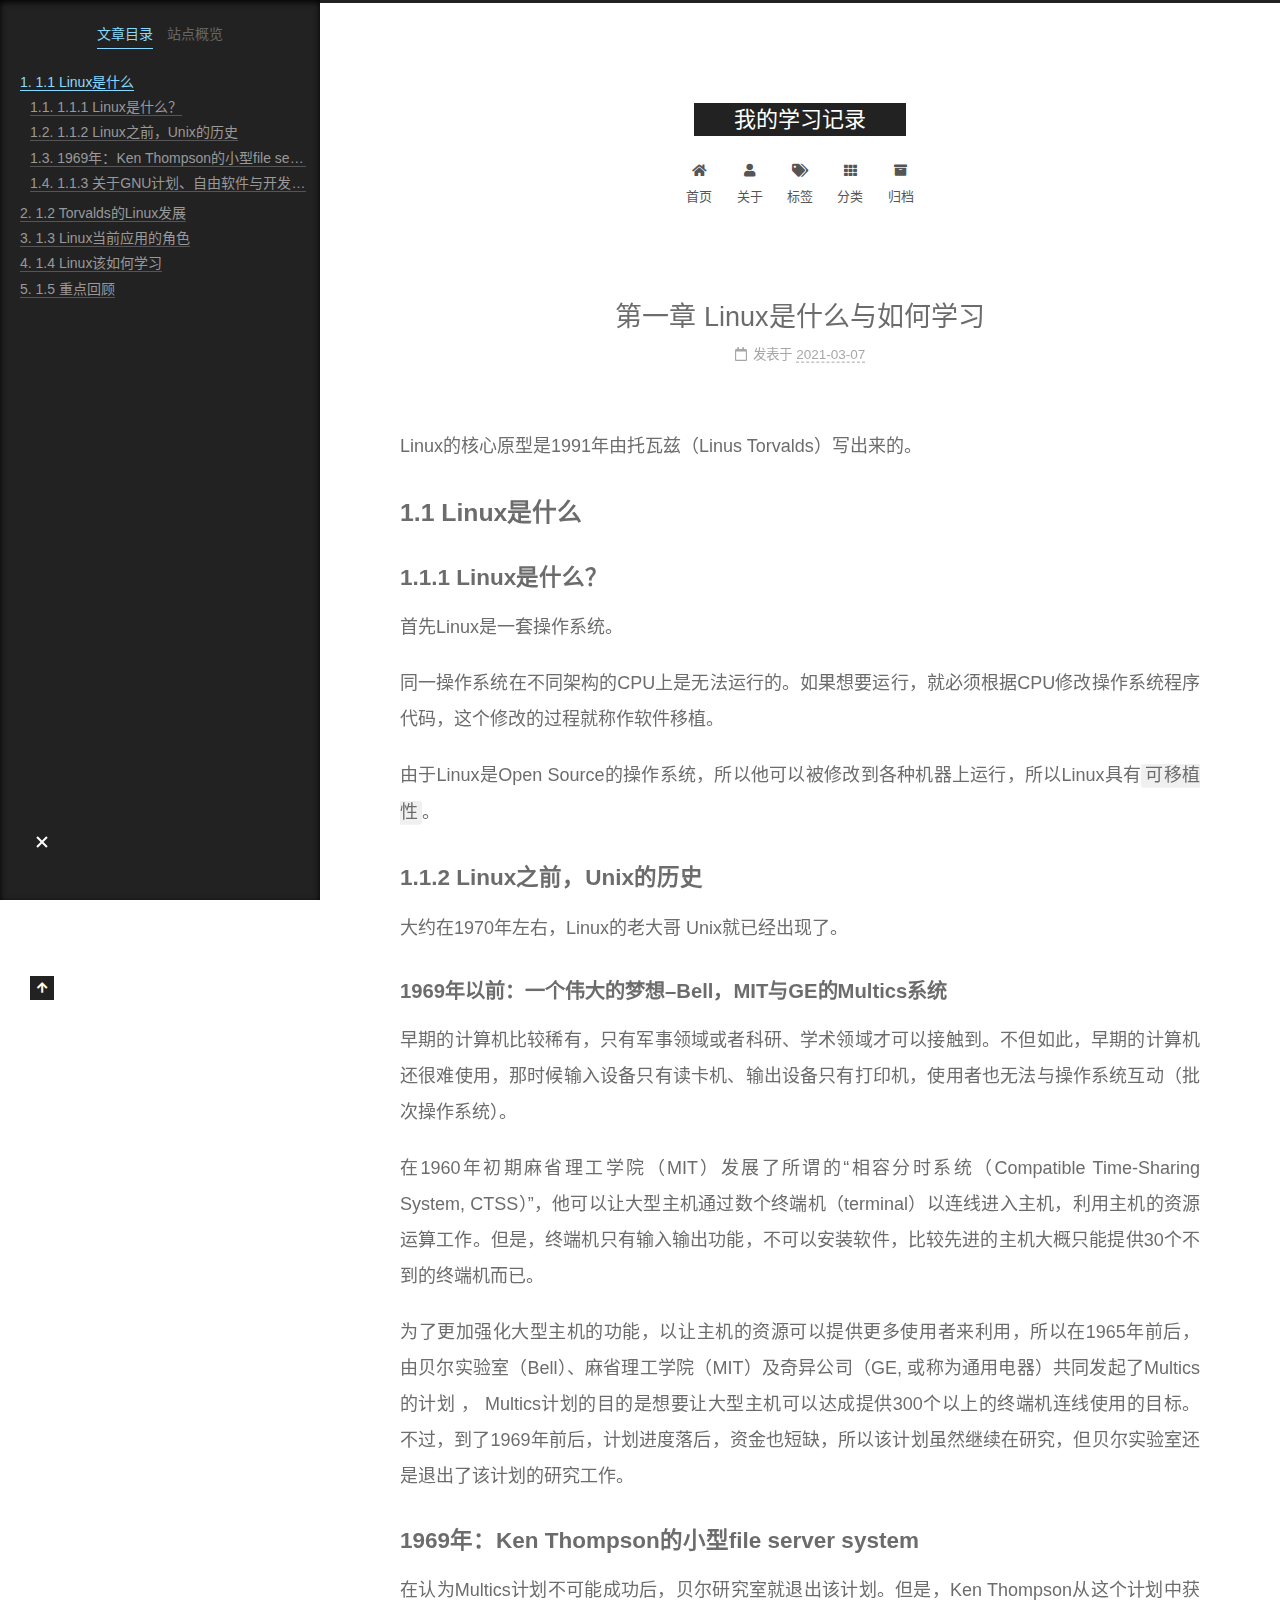
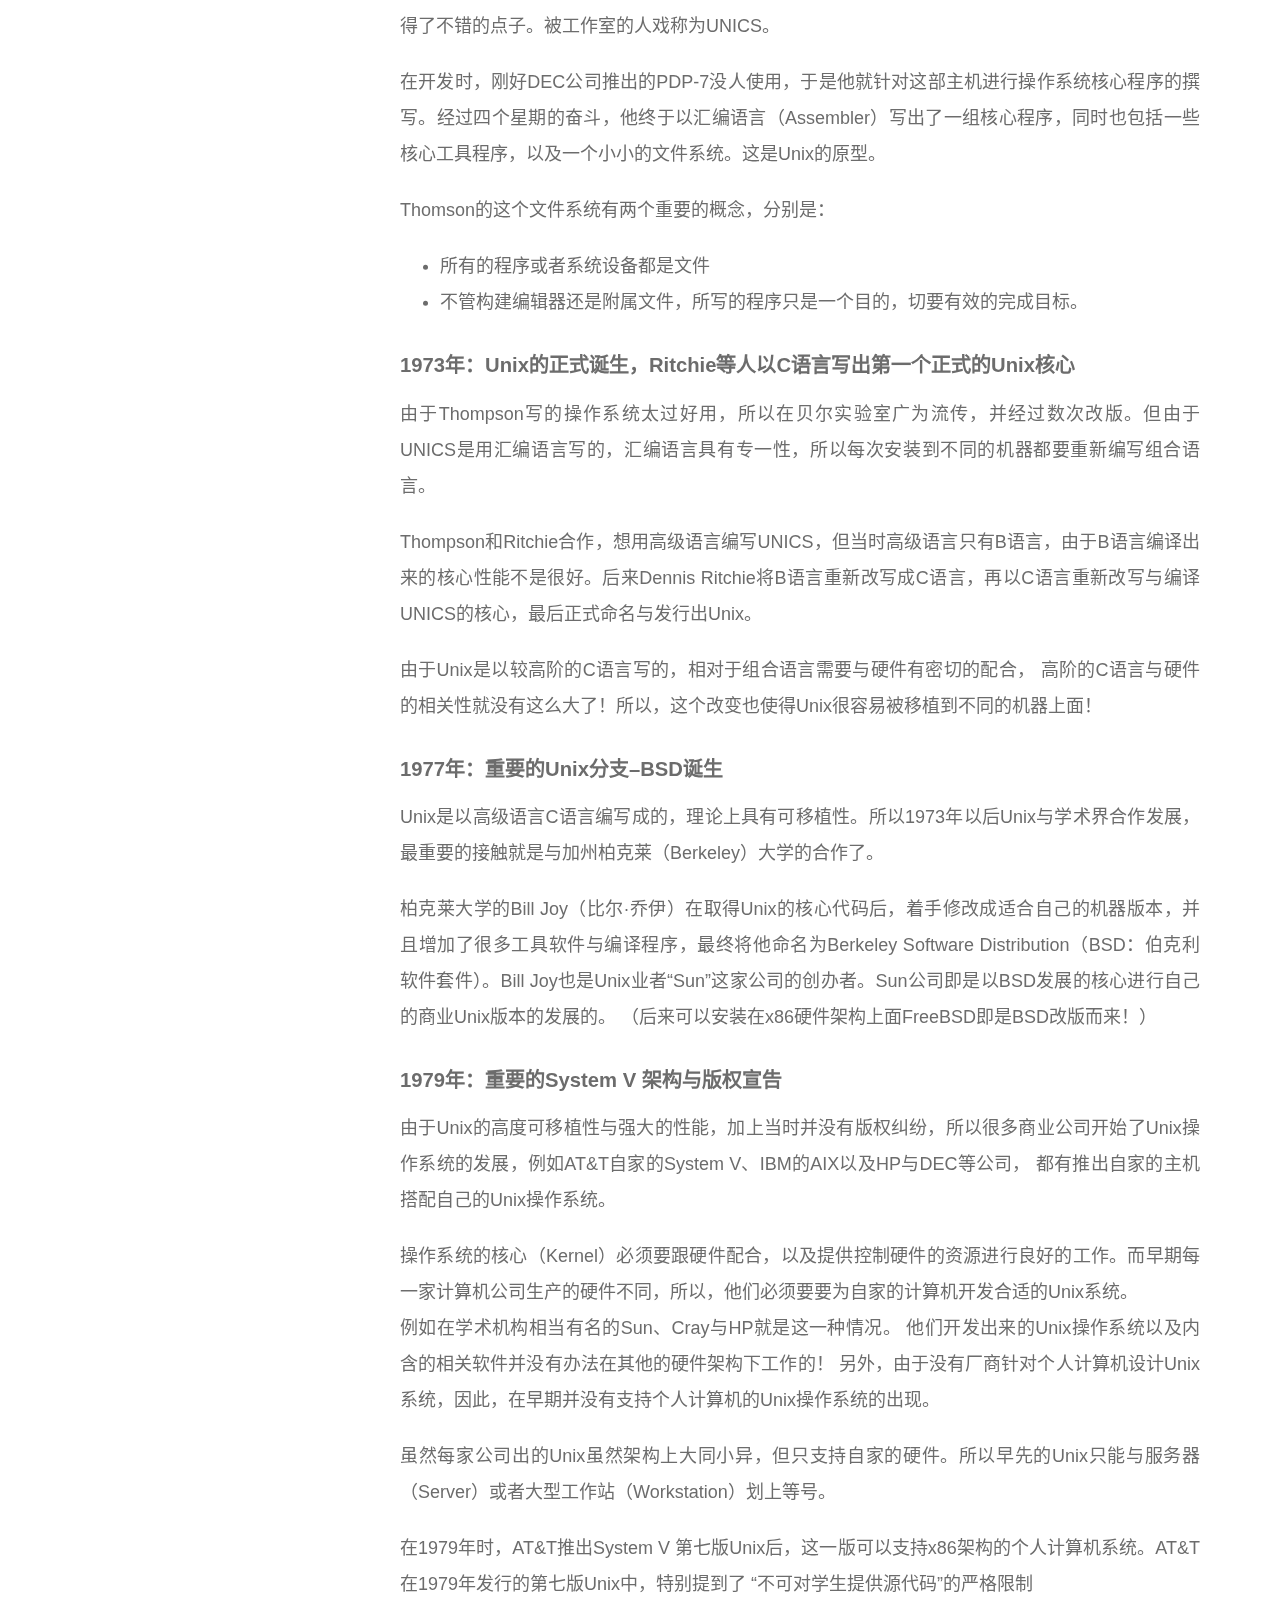
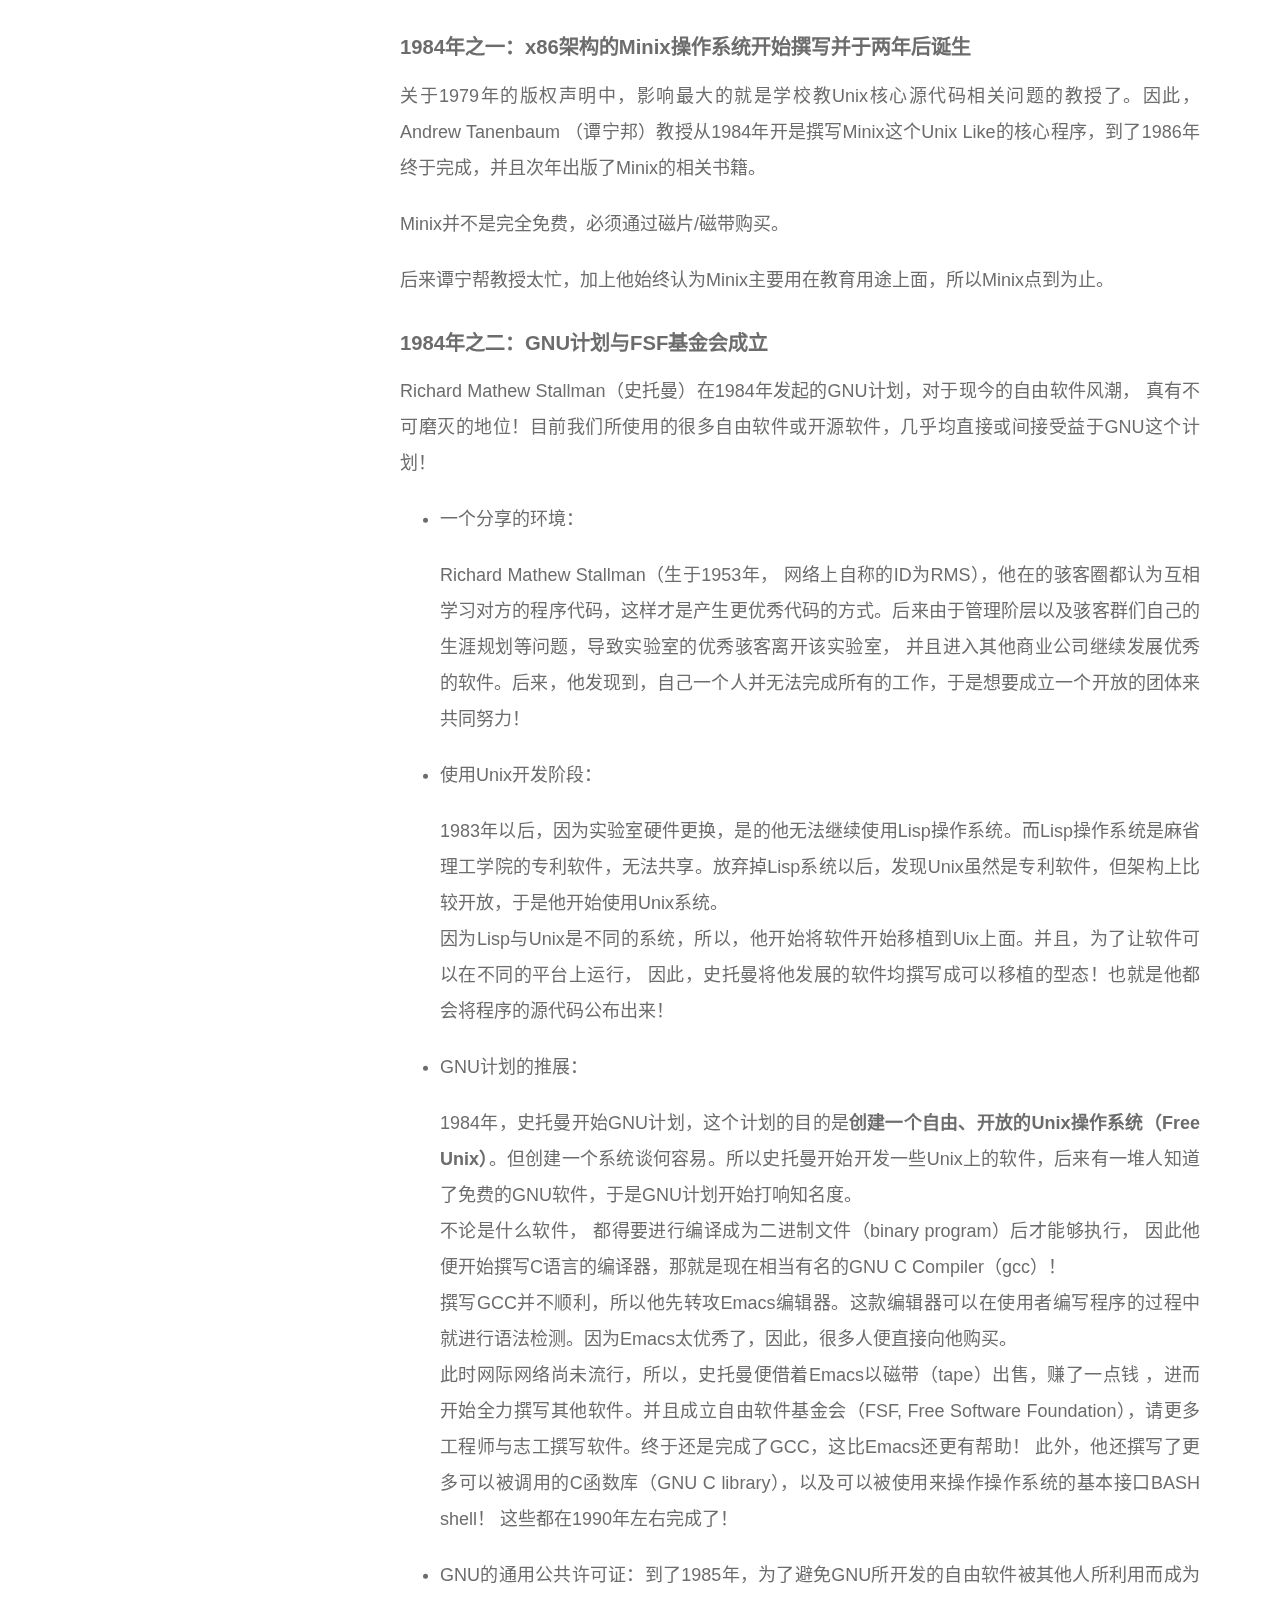
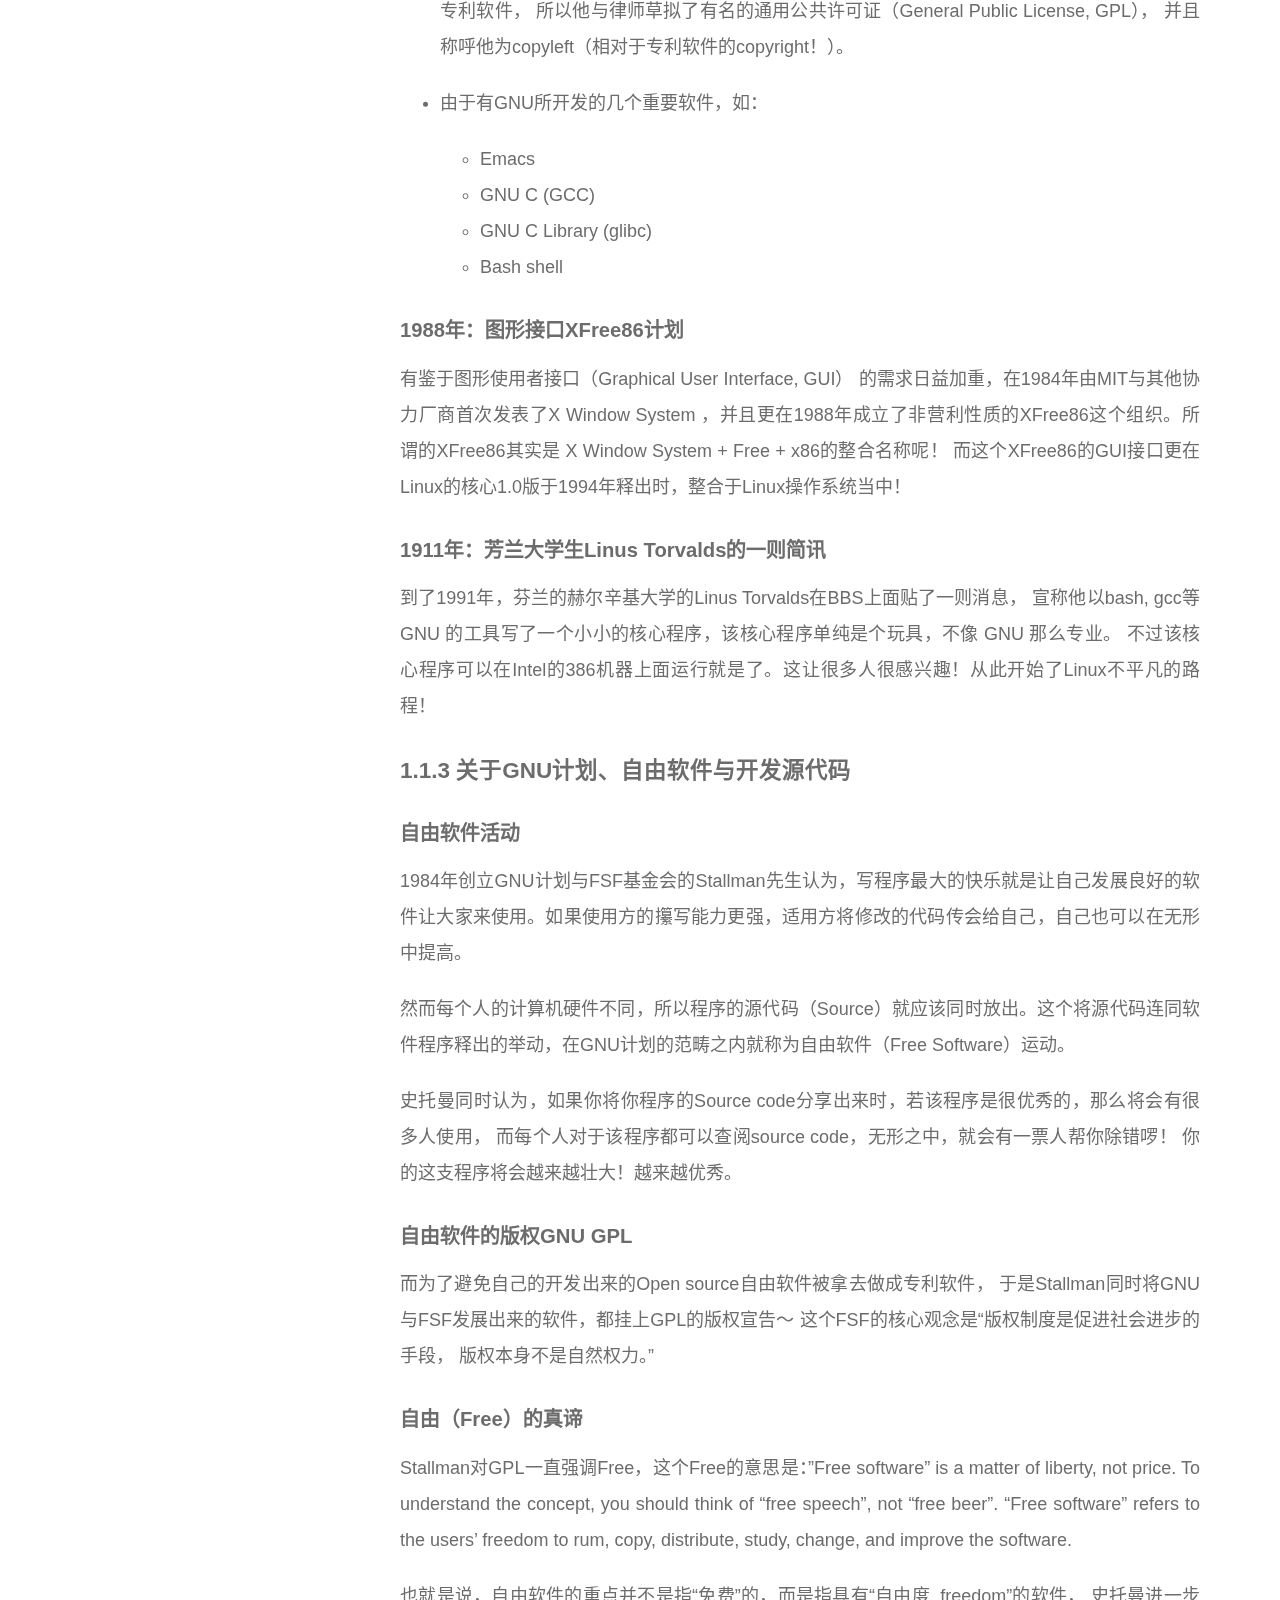
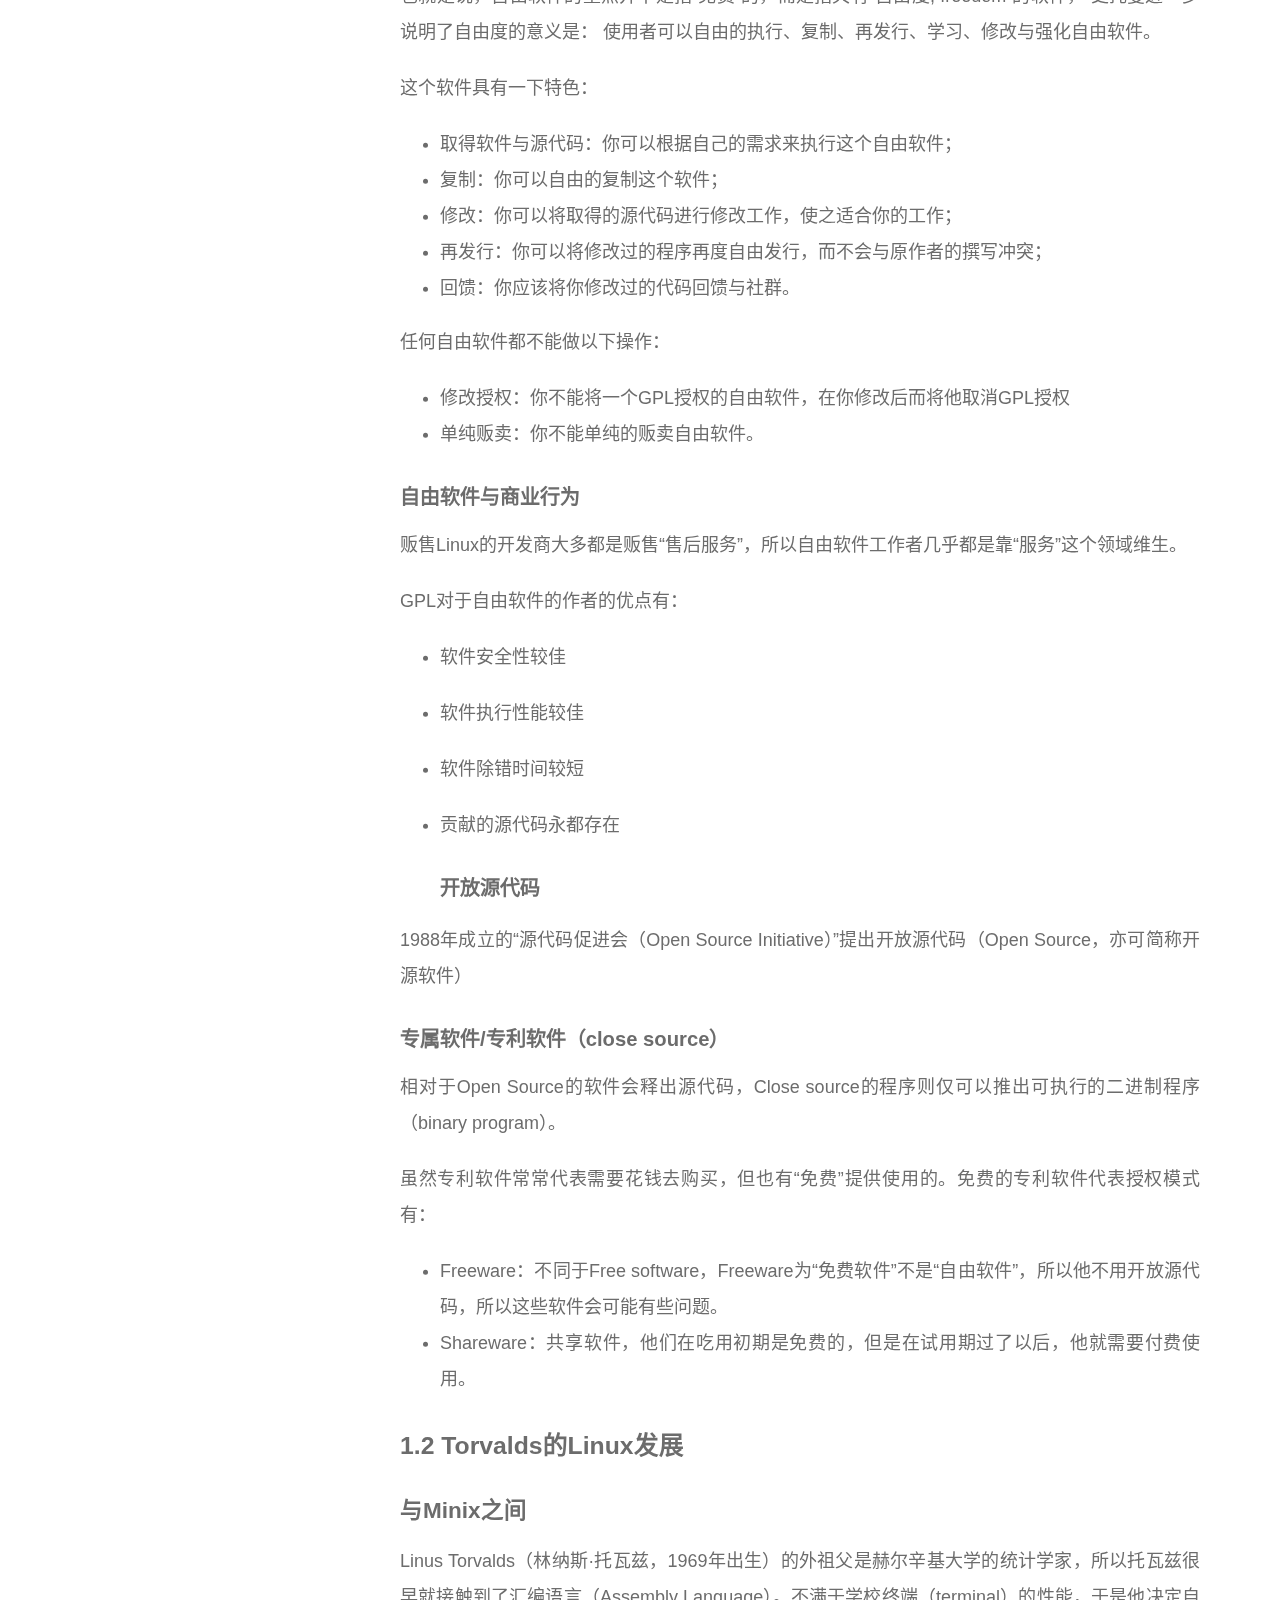
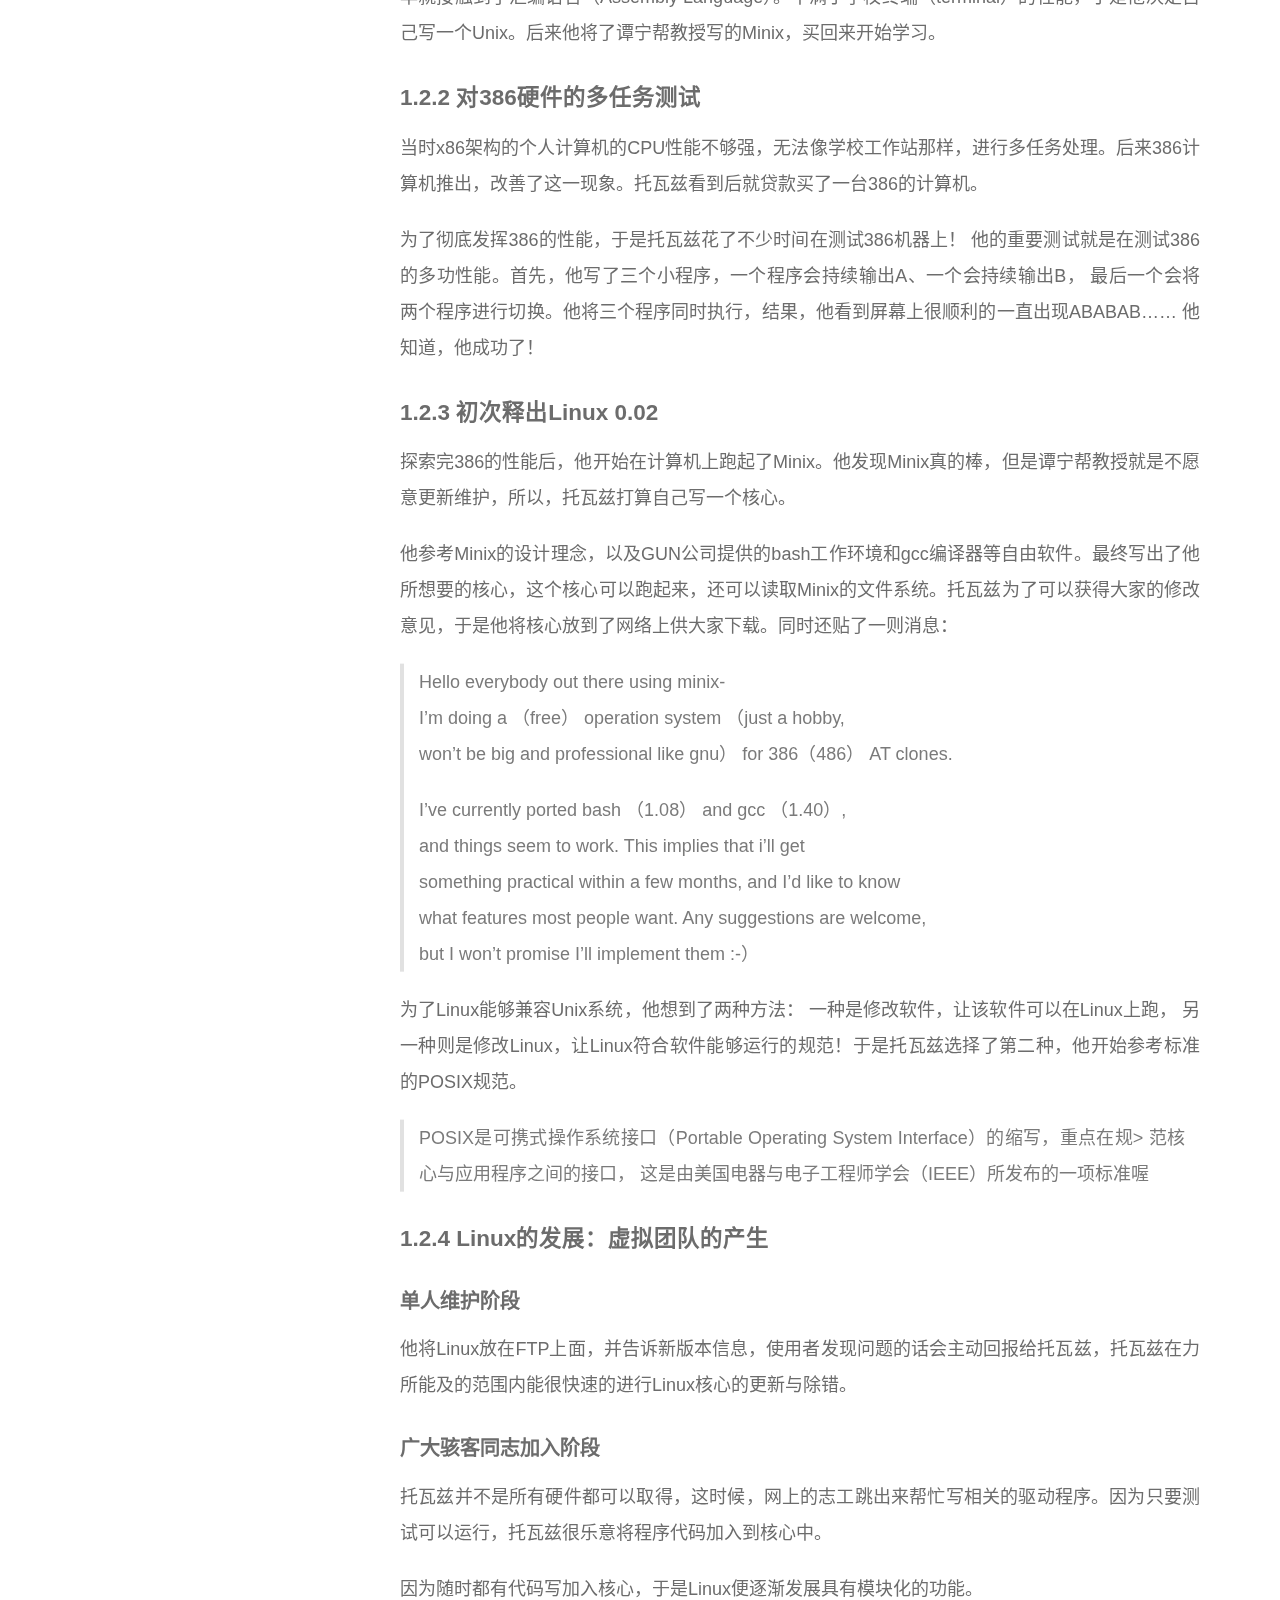
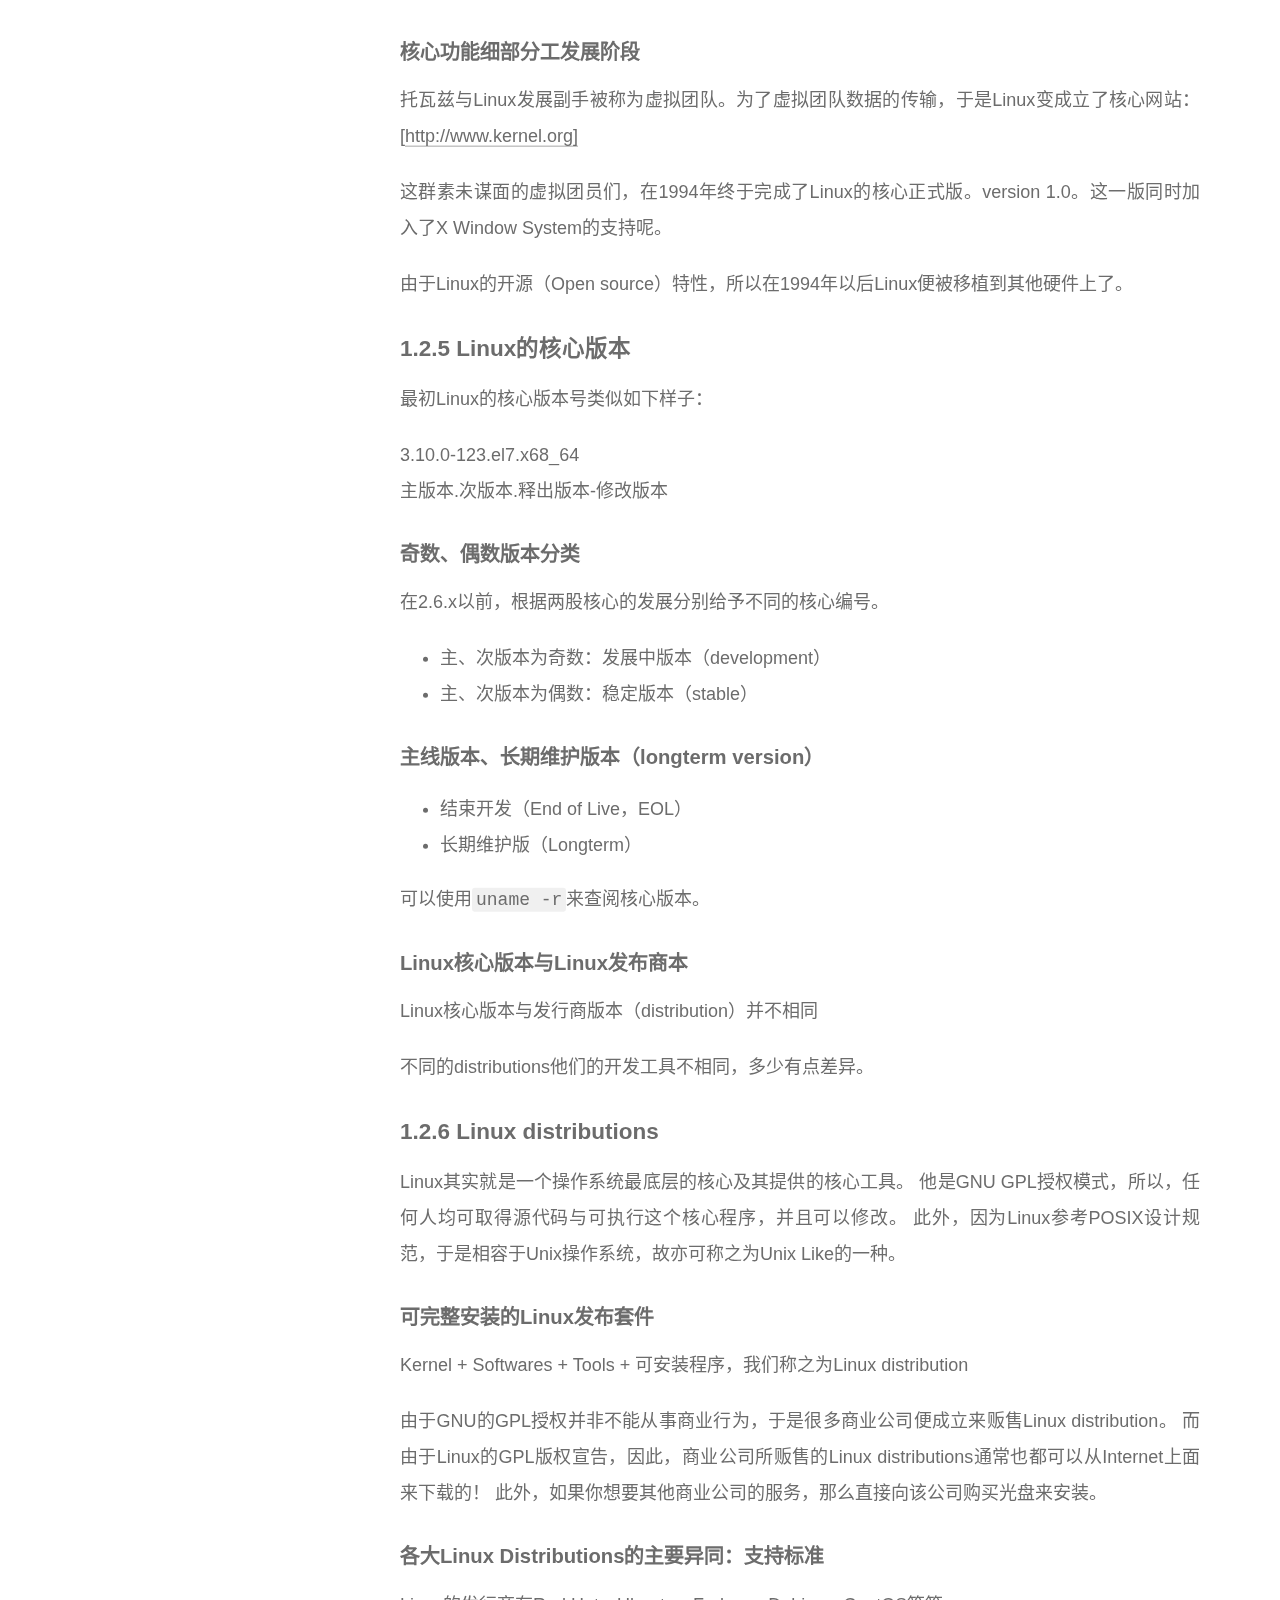
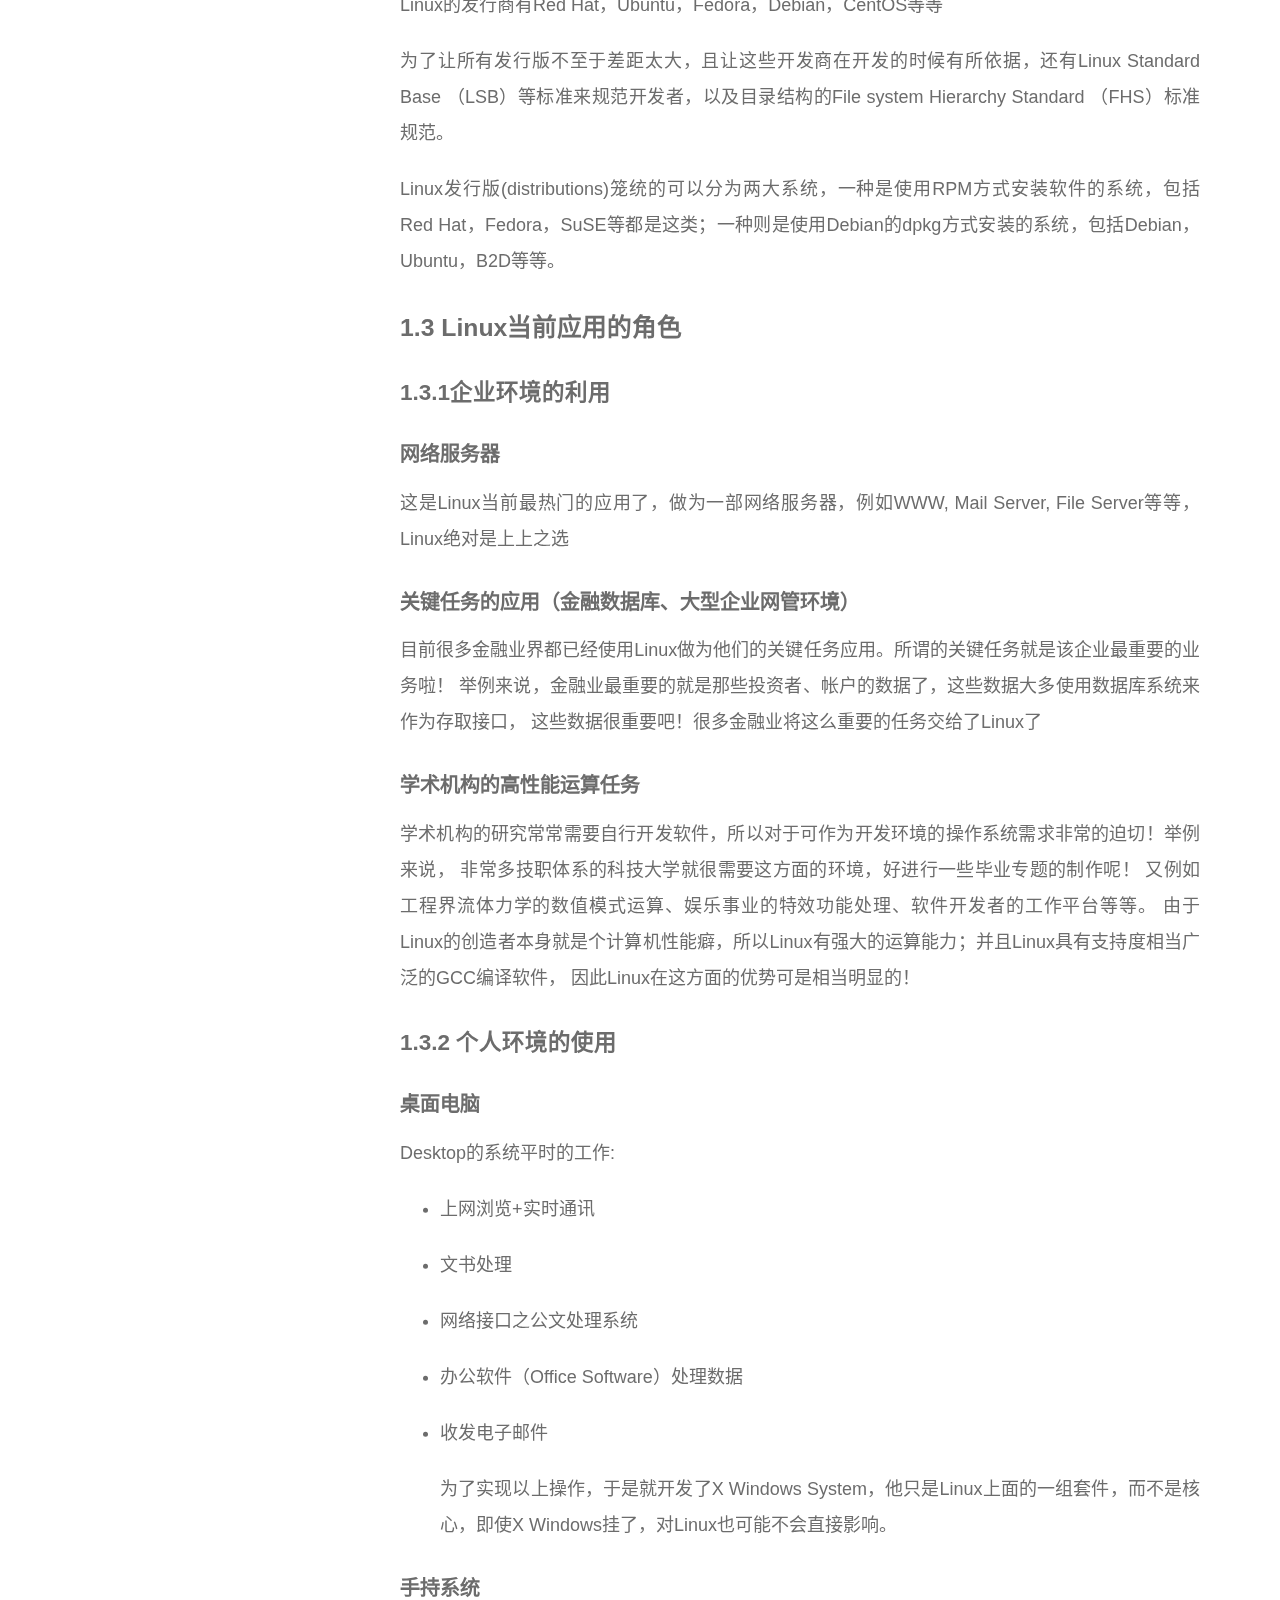
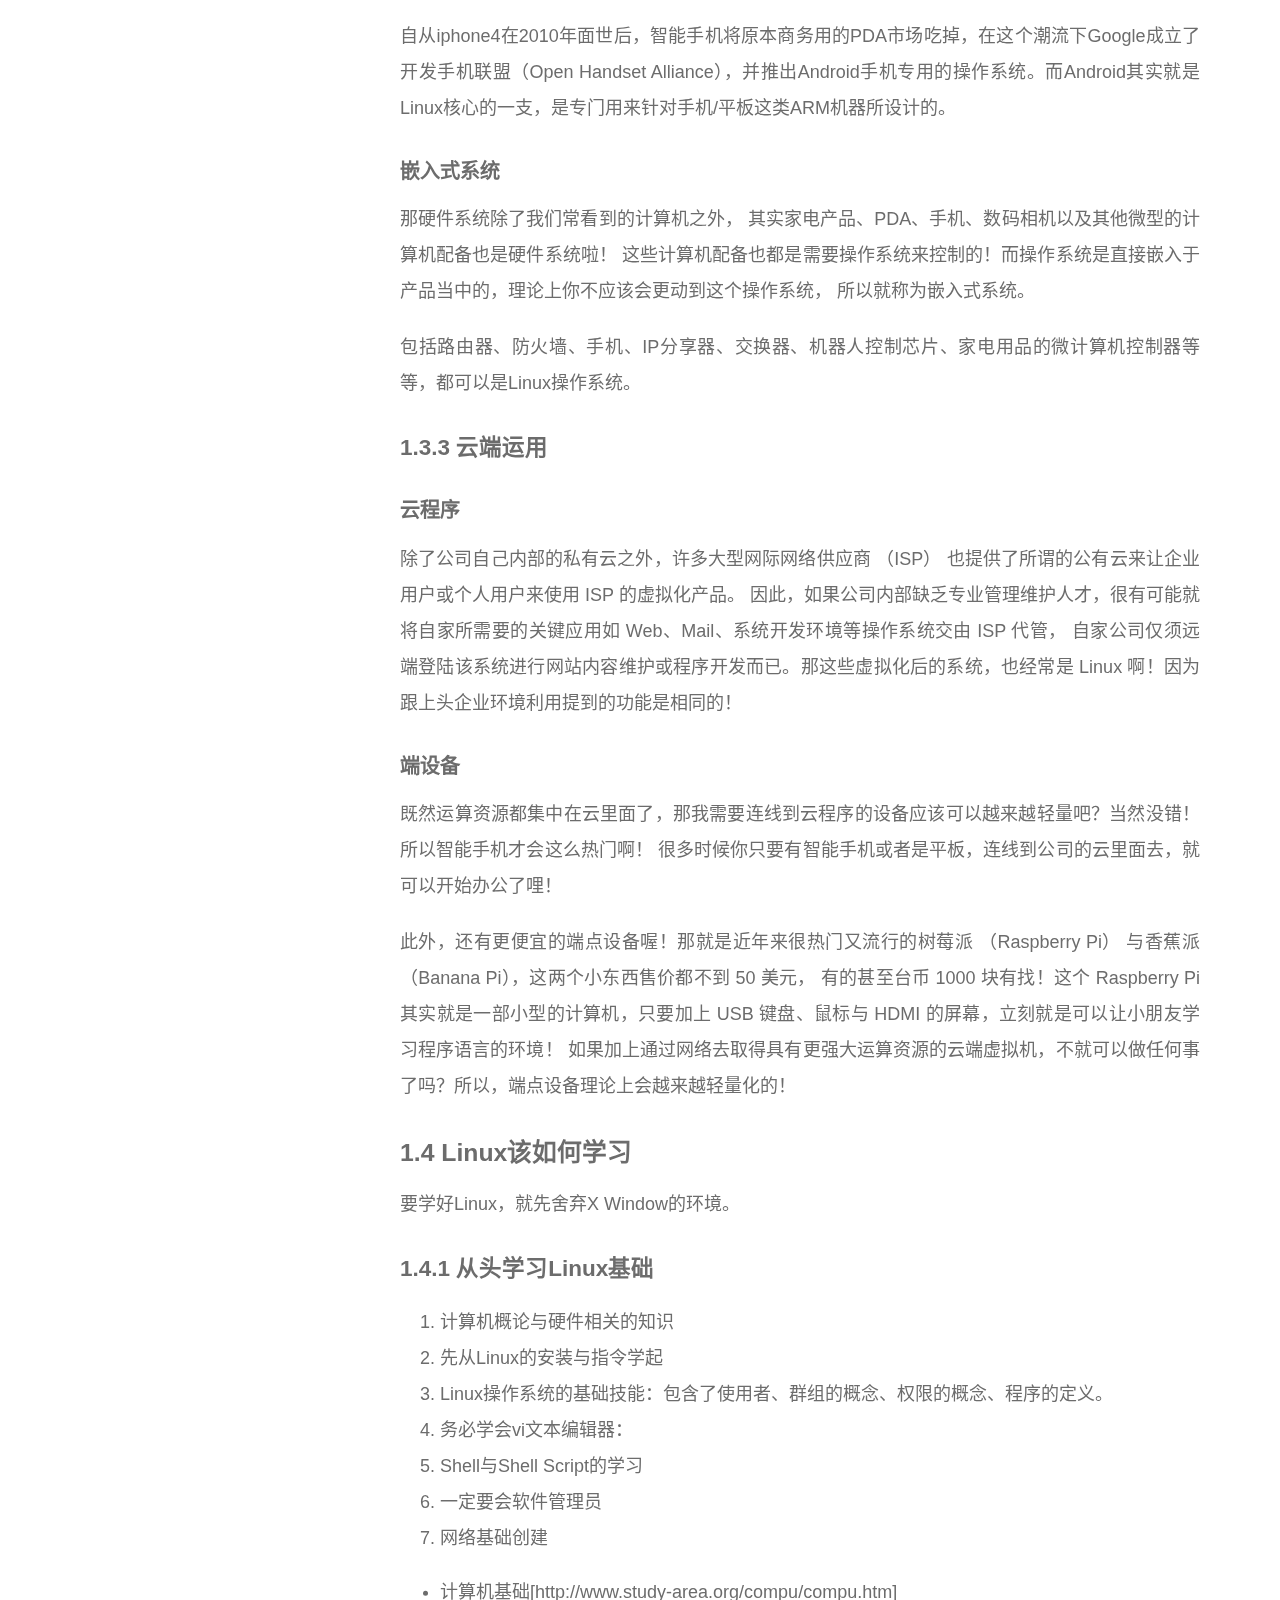
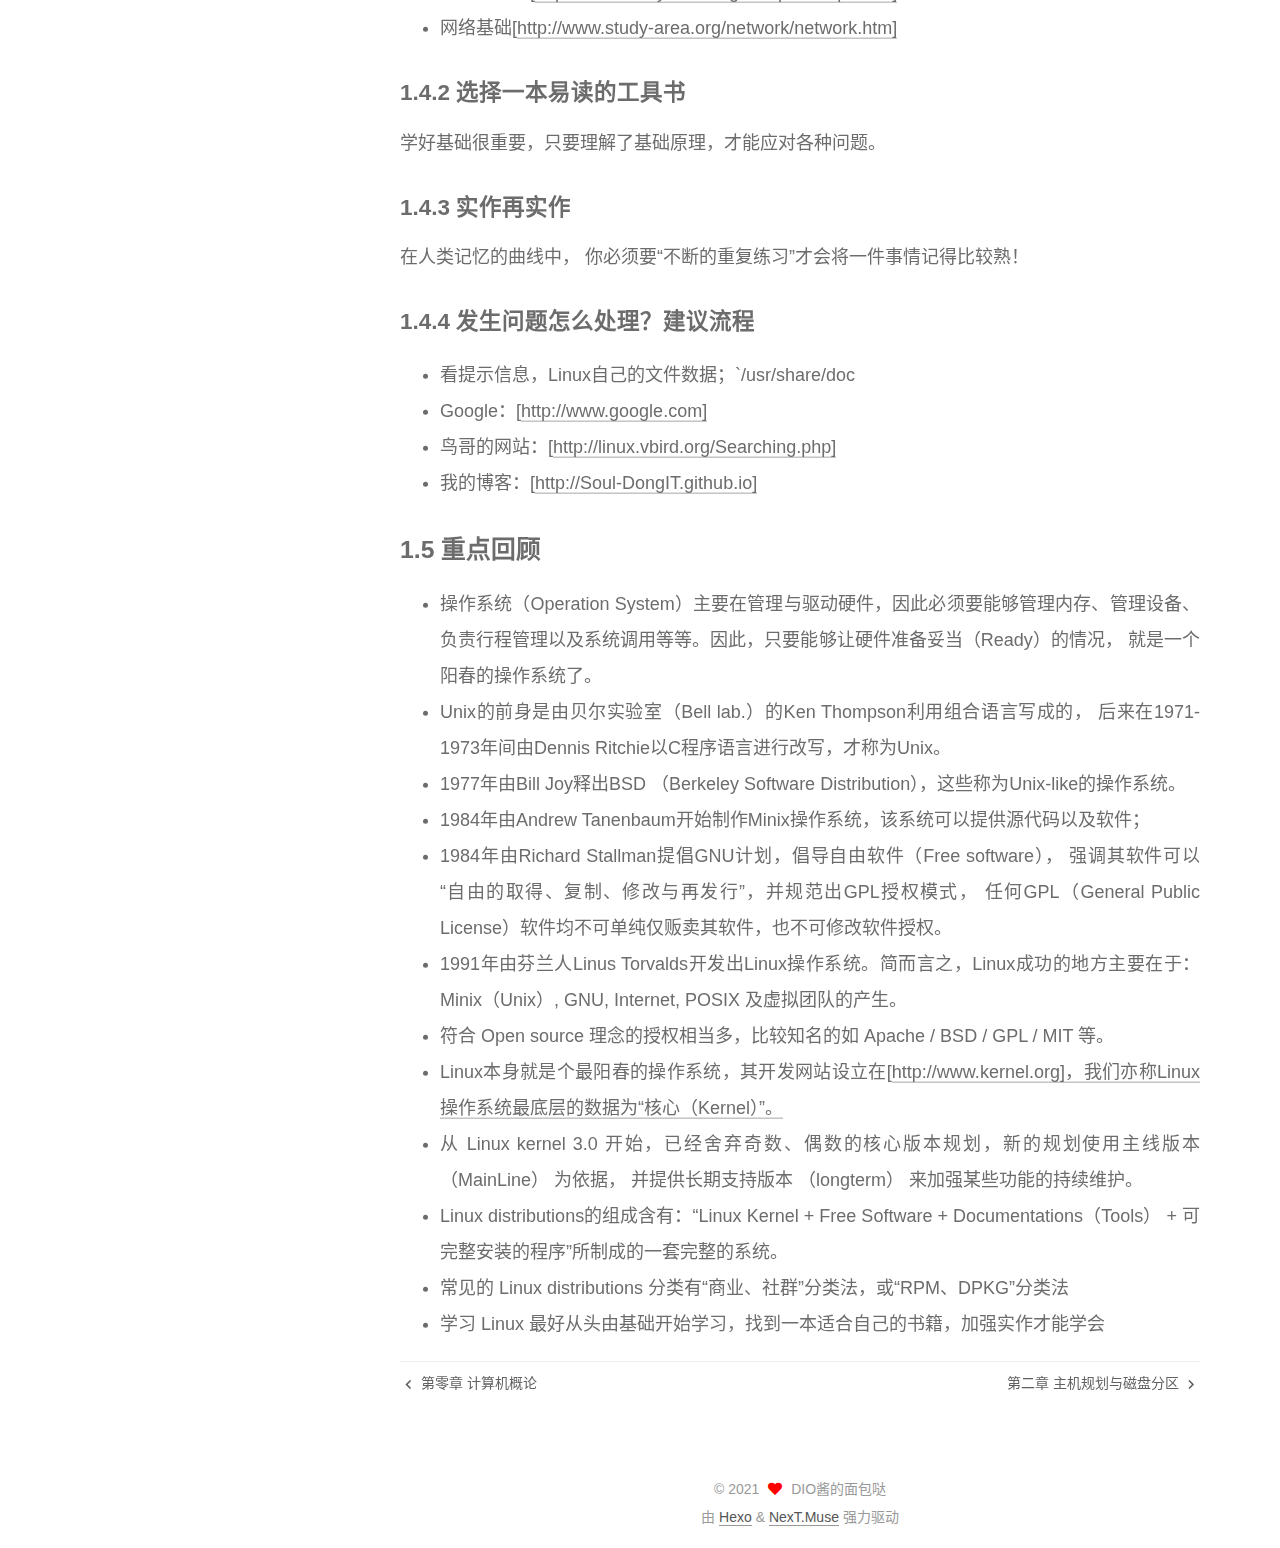
<file: 2021/03/07/第一章 Linux是什么如何学习/index.html>
<!DOCTYPE html>
<html lang="zh-CN">
<head>
  <meta charset="UTF-8">
<meta name="viewport" content="width=device-width, initial-scale=1, maximum-scale=2">
<meta name="theme-color" content="#222">
<meta name="generator" content="Hexo 5.3.0">
  <link rel="apple-touch-icon" sizes="180x180" href="/images/apple-touch-icon-next.png">
  <link rel="icon" type="image/png" sizes="32x32" href="/images/favicon-32x32-next.png">
  <link rel="icon" type="image/png" sizes="16x16" href="/images/favicon-16x16-next.png">
  <link rel="mask-icon" href="/images/logo.svg" color="#222">

<link rel="stylesheet" href="/css/main.css">


<link rel="stylesheet" href="/lib/font-awesome/css/all.min.css">

<script id="hexo-configurations">
    var NexT = window.NexT || {};
    var CONFIG = {"hostname":"example.com","root":"/","scheme":"Muse","version":"7.8.0","exturl":false,"sidebar":{"position":"left","display":"post","padding":18,"offset":12,"onmobile":false},"copycode":{"enable":false,"show_result":false,"style":null},"back2top":{"enable":true,"sidebar":false,"scrollpercent":false},"bookmark":{"enable":false,"color":"#222","save":"auto"},"fancybox":false,"mediumzoom":false,"lazyload":false,"pangu":false,"comments":{"style":"tabs","active":null,"storage":true,"lazyload":false,"nav":null},"algolia":{"hits":{"per_page":10},"labels":{"input_placeholder":"Search for Posts","hits_empty":"We didn't find any results for the search: ${query}","hits_stats":"${hits} results found in ${time} ms"}},"localsearch":{"enable":false,"trigger":"auto","top_n_per_article":1,"unescape":false,"preload":false},"motion":{"enable":true,"async":false,"transition":{"post_block":"fadeIn","post_header":"slideDownIn","post_body":"slideDownIn","coll_header":"slideLeftIn","sidebar":"slideUpIn"}}};
  </script>

  <meta name="description" content="Linux的核心原型是1991年由托瓦兹（Linus Torvalds）写出来的。 1.1 Linux是什么1.1.1 Linux是什么？首先Linux是一套操作系统。 同一操作系统在不同架构的CPU上是无法运行的。如果想要运行，就必须根据CPU修改操作系统程序代码，这个修改的过程就称作软件移植。 由于Linux是Open Source的操作系统，所以他可以被修改到各种机器上运行，所以Linux具">
<meta property="og:type" content="article">
<meta property="og:title" content="第一章 Linux是什么与如何学习">
<meta property="og:url" content="http://example.com/2021/03/07/%E7%AC%AC%E4%B8%80%E7%AB%A0%20Linux%E6%98%AF%E4%BB%80%E4%B9%88%E5%A6%82%E4%BD%95%E5%AD%A6%E4%B9%A0/index.html">
<meta property="og:site_name" content="我的学习记录">
<meta property="og:description" content="Linux的核心原型是1991年由托瓦兹（Linus Torvalds）写出来的。 1.1 Linux是什么1.1.1 Linux是什么？首先Linux是一套操作系统。 同一操作系统在不同架构的CPU上是无法运行的。如果想要运行，就必须根据CPU修改操作系统程序代码，这个修改的过程就称作软件移植。 由于Linux是Open Source的操作系统，所以他可以被修改到各种机器上运行，所以Linux具">
<meta property="og:locale" content="zh_CN">
<meta property="article:published_time" content="2021-03-07T06:08:19.325Z">
<meta property="article:modified_time" content="2021-03-07T06:10:35.931Z">
<meta property="article:author" content="DIO酱的面包哒">
<meta name="twitter:card" content="summary">

<link rel="canonical" href="http://example.com/2021/03/07/%E7%AC%AC%E4%B8%80%E7%AB%A0%20Linux%E6%98%AF%E4%BB%80%E4%B9%88%E5%A6%82%E4%BD%95%E5%AD%A6%E4%B9%A0/">


<script id="page-configurations">
  // https://hexo.io/docs/variables.html
  CONFIG.page = {
    sidebar: "",
    isHome : false,
    isPost : true,
    lang   : 'zh-CN'
  };
</script>

  <title>第一章 Linux是什么与如何学习 | 我的学习记录</title>
  






  <noscript>
  <style>
  .use-motion .brand,
  .use-motion .menu-item,
  .sidebar-inner,
  .use-motion .post-block,
  .use-motion .pagination,
  .use-motion .comments,
  .use-motion .post-header,
  .use-motion .post-body,
  .use-motion .collection-header { opacity: initial; }

  .use-motion .site-title,
  .use-motion .site-subtitle {
    opacity: initial;
    top: initial;
  }

  .use-motion .logo-line-before i { left: initial; }
  .use-motion .logo-line-after i { right: initial; }
  </style>
</noscript>

</head>

<body itemscope itemtype="http://schema.org/WebPage">
  <div class="container use-motion">
    <div class="headband"></div>

    <header class="header" itemscope itemtype="http://schema.org/WPHeader">
      <div class="header-inner"><div class="site-brand-container">
  <div class="site-nav-toggle">
    <div class="toggle" aria-label="切换导航栏">
      <span class="toggle-line toggle-line-first"></span>
      <span class="toggle-line toggle-line-middle"></span>
      <span class="toggle-line toggle-line-last"></span>
    </div>
  </div>

  <div class="site-meta">

    <a href="/" class="brand" rel="start">
      <span class="logo-line-before"><i></i></span>
      <h1 class="site-title">我的学习记录</h1>
      <span class="logo-line-after"><i></i></span>
    </a>
  </div>

  <div class="site-nav-right">
    <div class="toggle popup-trigger">
    </div>
  </div>
</div>




<nav class="site-nav">
  <ul id="menu" class="main-menu menu">
        <li class="menu-item menu-item-home">

    <a href="/" rel="section"><i class="fa fa-home fa-fw"></i>首页</a>

  </li>
        <li class="menu-item menu-item-about">

    <a href="/about/" rel="section"><i class="fa fa-user fa-fw"></i>关于</a>

  </li>
        <li class="menu-item menu-item-tags">

    <a href="/tags/" rel="section"><i class="fa fa-tags fa-fw"></i>标签</a>

  </li>
        <li class="menu-item menu-item-categories">

    <a href="/categories/" rel="section"><i class="fa fa-th fa-fw"></i>分类</a>

  </li>
        <li class="menu-item menu-item-archives">

    <a href="/archives/" rel="section"><i class="fa fa-archive fa-fw"></i>归档</a>

  </li>
  </ul>
</nav>




</div>
    </header>

    
  <div class="back-to-top">
    <i class="fa fa-arrow-up"></i>
    <span>0%</span>
  </div>


    <main class="main">
      <div class="main-inner">
        <div class="content-wrap">
          

          <div class="content post posts-expand">
            

    
  
  
  <article itemscope itemtype="http://schema.org/Article" class="post-block" lang="zh-CN">
    <link itemprop="mainEntityOfPage" href="http://example.com/2021/03/07/%E7%AC%AC%E4%B8%80%E7%AB%A0%20Linux%E6%98%AF%E4%BB%80%E4%B9%88%E5%A6%82%E4%BD%95%E5%AD%A6%E4%B9%A0/">

    <span hidden itemprop="author" itemscope itemtype="http://schema.org/Person">
      <meta itemprop="image" content="/images/avatar.gif">
      <meta itemprop="name" content="DIO酱的面包哒">
      <meta itemprop="description" content="收藏与学习">
    </span>

    <span hidden itemprop="publisher" itemscope itemtype="http://schema.org/Organization">
      <meta itemprop="name" content="我的学习记录">
    </span>
      <header class="post-header">
        <h1 class="post-title" itemprop="name headline">
          第一章 Linux是什么与如何学习
        </h1>

        <div class="post-meta">
            <span class="post-meta-item">
              <span class="post-meta-item-icon">
                <i class="far fa-calendar"></i>
              </span>
              <span class="post-meta-item-text">发表于</span>
              

              <time title="创建时间：2021-03-07 14:08:19 / 修改时间：14:10:35" itemprop="dateCreated datePublished" datetime="2021-03-07T14:08:19+08:00">2021-03-07</time>
            </span>

          

        </div>
      </header>

    
    
    
    <div class="post-body" itemprop="articleBody">

      
        <p>Linux的核心原型是1991年由托瓦兹（Linus Torvalds）写出来的。</p>
<h2 id="1-1-Linux是什么"><a href="#1-1-Linux是什么" class="headerlink" title="1.1 Linux是什么"></a>1.1 Linux是什么</h2><h3 id="1-1-1-Linux是什么？"><a href="#1-1-1-Linux是什么？" class="headerlink" title="1.1.1 Linux是什么？"></a>1.1.1 Linux是什么？</h3><p>首先Linux是一套操作系统。</p>
<p>同一操作系统在不同架构的CPU上是无法运行的。如果想要运行，就必须根据CPU修改操作系统程序代码，这个修改的过程就称作软件移植。</p>
<p>由于Linux是Open Source的操作系统，所以他可以被修改到各种机器上运行，所以Linux具有<code>可移植性</code>。</p>
<h3 id="1-1-2-Linux之前，Unix的历史"><a href="#1-1-2-Linux之前，Unix的历史" class="headerlink" title="1.1.2 Linux之前，Unix的历史"></a>1.1.2 Linux之前，Unix的历史</h3><p>大约在1970年左右，Linux的老大哥 Unix就已经出现了。</p>
<h4 id="1969年以前：一个伟大的梦想–Bell，MIT与GE的Multics系统"><a href="#1969年以前：一个伟大的梦想–Bell，MIT与GE的Multics系统" class="headerlink" title="1969年以前：一个伟大的梦想–Bell，MIT与GE的Multics系统"></a>1969年以前：一个伟大的梦想–Bell，MIT与GE的Multics系统</h4><p>早期的计算机比较稀有，只有军事领域或者科研、学术领域才可以接触到。不但如此，早期的计算机还很难使用，那时候输入设备只有读卡机、输出设备只有打印机，使用者也无法与操作系统互动（批次操作系统）。</p>
<p>在1960年初期麻省理工学院（MIT）发展了所谓的“相容分时系统（Compatible Time-Sharing System, CTSS）”，他可以让大型主机通过数个终端机（terminal）以连线进入主机，利用主机的资源运算工作。但是，终端机只有输入输出功能，不可以安装软件，比较先进的主机大概只能提供30个不到的终端机而已。</p>
<p>为了更加强化大型主机的功能，以让主机的资源可以提供更多使用者来利用，所以在1965年前后， 由贝尔实验室（Bell）、麻省理工学院（MIT）及奇异公司（GE, 或称为通用电器）共同发起了Multics的计划 ， Multics计划的目的是想要让大型主机可以达成提供300个以上的终端机连线使用的目标。 不过，到了1969年前后，计划进度落后，资金也短缺，所以该计划虽然继续在研究，但贝尔实验室还是退出了该计划的研究工作。</p>
<h3 id="1969年：Ken-Thompson的小型file-server-system"><a href="#1969年：Ken-Thompson的小型file-server-system" class="headerlink" title="1969年：Ken Thompson的小型file server system"></a>1969年：Ken Thompson的小型file server system</h3><p>在认为Multics计划不可能成功后，贝尔研究室就退出该计划。但是，Ken Thompson从这个计划中获得了不错的点子。被工作室的人戏称为UNICS。</p>
<p>在开发时，刚好DEC公司推出的PDP-7没人使用，于是他就针对这部主机进行操作系统核心程序的撰写。经过四个星期的奋斗，他终于以汇编语言（Assembler）写出了一组核心程序，同时也包括一些核心工具程序，以及一个小小的文件系统。这是Unix的原型。</p>
<p>Thomson的这个文件系统有两个重要的概念，分别是：</p>
<ul>
<li>所有的程序或者系统设备都是文件</li>
<li>不管构建编辑器还是附属文件，所写的程序只是一个目的，切要有效的完成目标。</li>
</ul>
<h4 id="1973年：Unix的正式诞生，Ritchie等人以C语言写出第一个正式的Unix核心"><a href="#1973年：Unix的正式诞生，Ritchie等人以C语言写出第一个正式的Unix核心" class="headerlink" title="1973年：Unix的正式诞生，Ritchie等人以C语言写出第一个正式的Unix核心"></a>1973年：Unix的正式诞生，Ritchie等人以C语言写出第一个正式的Unix核心</h4><p>由于Thompson写的操作系统太过好用，所以在贝尔实验室广为流传，并经过数次改版。但由于UNICS是用汇编语言写的，汇编语言具有专一性，所以每次安装到不同的机器都要重新编写组合语言。</p>
<p>Thompson和Ritchie合作，想用高级语言编写UNICS，但当时高级语言只有B语言，由于B语言编译出来的核心性能不是很好。后来Dennis Ritchie将B语言重新改写成C语言，再以C语言重新改写与编译UNICS的核心，最后正式命名与发行出Unix。</p>
<p>由于Unix是以较高阶的C语言写的，相对于组合语言需要与硬件有密切的配合， 高阶的C语言与硬件的相关性就没有这么大了！所以，这个改变也使得Unix很容易被移植到不同的机器上面！</p>
<h4 id="1977年：重要的Unix分支–BSD诞生"><a href="#1977年：重要的Unix分支–BSD诞生" class="headerlink" title="1977年：重要的Unix分支–BSD诞生"></a>1977年：重要的Unix分支–BSD诞生</h4><p>Unix是以高级语言C语言编写成的，理论上具有可移植性。所以1973年以后Unix与学术界合作发展，最重要的接触就是与加州柏克莱（Berkeley）大学的合作了。</p>
<p>柏克莱大学的Bill Joy（比尔·乔伊）在取得Unix的核心代码后，着手修改成适合自己的机器版本，并且增加了很多工具软件与编译程序，最终将他命名为Berkeley Software Distribution（BSD：伯克利软件套件）。Bill Joy也是Unix业者“Sun”这家公司的创办者。Sun公司即是以BSD发展的核心进行自己的商业Unix版本的发展的。 （后来可以安装在x86硬件架构上面FreeBSD即是BSD改版而来！）</p>
<h4 id="1979年：重要的System-V-架构与版权宣告"><a href="#1979年：重要的System-V-架构与版权宣告" class="headerlink" title="1979年：重要的System V 架构与版权宣告"></a>1979年：重要的System V 架构与版权宣告</h4><p>由于Unix的高度可移植性与强大的性能，加上当时并没有版权纠纷，所以很多商业公司开始了Unix操作系统的发展，例如AT&amp;T自家的System V、IBM的AIX以及HP与DEC等公司， 都有推出自家的主机搭配自己的Unix操作系统。</p>
<p>操作系统的核心（Kernel）必须要跟硬件配合，以及提供控制硬件的资源进行良好的工作。而早期每一家计算机公司生产的硬件不同，所以，他们必须要要为自家的计算机开发合适的Unix系统。<br>例如在学术机构相当有名的Sun、Cray与HP就是这一种情况。 他们开发出来的Unix操作系统以及内含的相关软件并没有办法在其他的硬件架构下工作的！ 另外，由于没有厂商针对个人计算机设计Unix系统，因此，在早期并没有支持个人计算机的Unix操作系统的出现。</p>
<p>虽然每家公司出的Unix虽然架构上大同小异，但只支持自家的硬件。所以早先的Unix只能与服务器（Server）或者大型工作站（Workstation）划上等号。</p>
<p>在1979年时，AT&amp;T推出System V 第七版Unix后，这一版可以支持x86架构的个人计算机系统。AT&amp;T在1979年发行的第七版Unix中，特别提到了 “不可对学生提供源代码”的严格限制</p>
<h4 id="1984年之一：x86架构的Minix操作系统开始撰写并于两年后诞生"><a href="#1984年之一：x86架构的Minix操作系统开始撰写并于两年后诞生" class="headerlink" title="1984年之一：x86架构的Minix操作系统开始撰写并于两年后诞生"></a>1984年之一：x86架构的Minix操作系统开始撰写并于两年后诞生</h4><p>关于1979年的版权声明中，影响最大的就是学校教Unix核心源代码相关问题的教授了。因此，Andrew Tanenbaum （谭宁邦）教授从1984年开是撰写Minix这个Unix Like的核心程序，到了1986年终于完成，并且次年出版了Minix的相关书籍。</p>
<p>Minix并不是完全免费，必须通过磁片/磁带购买。</p>
<p>后来谭宁帮教授太忙，加上他始终认为Minix主要用在教育用途上面，所以Minix点到为止。</p>
<h4 id="1984年之二：GNU计划与FSF基金会成立"><a href="#1984年之二：GNU计划与FSF基金会成立" class="headerlink" title="1984年之二：GNU计划与FSF基金会成立"></a>1984年之二：GNU计划与FSF基金会成立</h4><p>Richard Mathew Stallman（史托曼）在1984年发起的GNU计划，对于现今的自由软件风潮， 真有不可磨灭的地位！目前我们所使用的很多自由软件或开源软件，几乎均直接或间接受益于GNU这个计划！</p>
<ul>
<li><p>一个分享的环境：</p>
<p>Richard Mathew Stallman（生于1953年， 网络上自称的ID为RMS），他在的骇客圈都认为互相学习对方的程序代码，这样才是产生更优秀代码的方式。后来由于管理阶层以及骇客群们自己的生涯规划等问题，导致实验室的优秀骇客离开该实验室， 并且进入其他商业公司继续发展优秀的软件。后来，他发现到，自己一个人并无法完成所有的工作，于是想要成立一个开放的团体来共同努力！</p>
</li>
<li><p>使用Unix开发阶段：</p>
<p>1983年以后，因为实验室硬件更换，是的他无法继续使用Lisp操作系统。而Lisp操作系统是麻省理工学院的专利软件，无法共享。放弃掉Lisp系统以后，发现Unix虽然是专利软件，但架构上比较开放，于是他开始使用Unix系统。<br>因为Lisp与Unix是不同的系统，所以，他开始将软件开始移植到Uix上面。并且，为了让软件可以在不同的平台上运行， 因此，史托曼将他发展的软件均撰写成可以移植的型态！也就是他都会将程序的源代码公布出来！</p>
</li>
<li><p>GNU计划的推展：</p>
<p>1984年，史托曼开始GNU计划，这个计划的目的是<strong>创建一个自由、开放的Unix操作系统（Free Unix）</strong>。但创建一个系统谈何容易。所以史托曼开始开发一些Unix上的软件，后来有一堆人知道了免费的GNU软件，于是GNU计划开始打响知名度。<br>不论是什么软件， 都得要进行编译成为二进制文件（binary program）后才能够执行， 因此他便开始撰写C语言的编译器，那就是现在相当有名的GNU C Compiler（gcc）！<br>撰写GCC并不顺利，所以他先转攻Emacs编辑器。这款编辑器可以在使用者编写程序的过程中就进行语法检测。因为Emacs太优秀了，因此，很多人便直接向他购买。<br>此时网际网络尚未流行，所以，史托曼便借着Emacs以磁带（tape）出售，赚了一点钱 ，进而开始全力撰写其他软件。并且成立自由软件基金会（FSF, Free Software Foundation），请更多工程师与志工撰写软件。终于还是完成了GCC，这比Emacs还更有帮助！ 此外，他还撰写了更多可以被调用的C函数库（GNU C library），以及可以被使用来操作操作系统的基本接口BASH shell！ 这些都在1990年左右完成了！</p>
</li>
<li><p>GNU的通用公共许可证：到了1985年，为了避免GNU所开发的自由软件被其他人所利用而成为专利软件， 所以他与律师草拟了有名的通用公共许可证（General Public License, GPL）， 并且称呼他为copyleft（相对于专利软件的copyright！）。</p>
</li>
<li><p>由于有GNU所开发的几个重要软件，如：</p>
<ul>
<li>Emacs</li>
<li>GNU C (GCC)</li>
<li>GNU C Library (glibc)</li>
<li>Bash shell</li>
</ul>
</li>
</ul>
<h4 id="1988年：图形接口XFree86计划"><a href="#1988年：图形接口XFree86计划" class="headerlink" title="1988年：图形接口XFree86计划"></a>1988年：图形接口XFree86计划</h4><p>有鉴于图形使用者接口（Graphical User Interface, GUI） 的需求日益加重，在1984年由MIT与其他协力厂商首次发表了X Window System ，并且更在1988年成立了非营利性质的XFree86这个组织。所谓的XFree86其实是 X Window System + Free + x86的整合名称呢！ 而这个XFree86的GUI接口更在Linux的核心1.0版于1994年释出时，整合于Linux操作系统当中！</p>
<h4 id="1911年：芳兰大学生Linus-Torvalds的一则简讯"><a href="#1911年：芳兰大学生Linus-Torvalds的一则简讯" class="headerlink" title="1911年：芳兰大学生Linus Torvalds的一则简讯"></a>1911年：芳兰大学生Linus Torvalds的一则简讯</h4><p>到了1991年，芬兰的赫尔辛基大学的Linus Torvalds在BBS上面贴了一则消息， 宣称他以bash, gcc等 GNU 的工具写了一个小小的核心程序，该核心程序单纯是个玩具，不像 GNU 那么专业。 不过该核心程序可以在Intel的386机器上面运行就是了。这让很多人很感兴趣！从此开始了Linux不平凡的路程！</p>
<h3 id="1-1-3-关于GNU计划、自由软件与开发源代码"><a href="#1-1-3-关于GNU计划、自由软件与开发源代码" class="headerlink" title="1.1.3 关于GNU计划、自由软件与开发源代码"></a>1.1.3 关于GNU计划、自由软件与开发源代码</h3><h4 id="自由软件活动"><a href="#自由软件活动" class="headerlink" title="自由软件活动"></a>自由软件活动</h4><p>1984年创立GNU计划与FSF基金会的Stallman先生认为，写程序最大的快乐就是让自己发展良好的软件让大家来使用。如果使用方的攥写能力更强，适用方将修改的代码传会给自己，自己也可以在无形中提高。</p>
<p>然而每个人的计算机硬件不同，所以程序的源代码（Source）就应该同时放出。这个将源代码连同软件程序释出的举动，在GNU计划的范畴之内就称为自由软件（Free Software）运动。</p>
<p>史托曼同时认为，如果你将你程序的Source code分享出来时，若该程序是很优秀的，那么将会有很多人使用， 而每个人对于该程序都可以查阅source code，无形之中，就会有一票人帮你除错啰！ 你的这支程序将会越来越壮大！越来越优秀。</p>
<h4 id="自由软件的版权GNU-GPL"><a href="#自由软件的版权GNU-GPL" class="headerlink" title="自由软件的版权GNU GPL"></a>自由软件的版权GNU GPL</h4><p>而为了避免自己的开发出来的Open source自由软件被拿去做成专利软件， 于是Stallman同时将GNU与FSF发展出来的软件，都挂上GPL的版权宣告～ 这个FSF的核心观念是“版权制度是促进社会进步的手段， 版权本身不是自然权力。”</p>
<h4 id="自由（Free）的真谛"><a href="#自由（Free）的真谛" class="headerlink" title="自由（Free）的真谛"></a>自由（Free）的真谛</h4><p>Stallman对GPL一直强调Free，这个Free的意思是：”Free software” is a matter of liberty, not price. To understand the concept, you should think of “free speech”, not “free beer”. “Free software” refers to the users’ freedom to rum, copy, distribute, study, change, and improve the software.</p>
<p>也就是说，自由软件的重点并不是指“免费”的，而是指具有“自由度, freedom”的软件， 史托曼进一步说明了自由度的意义是： 使用者可以自由的执行、复制、再发行、学习、修改与强化自由软件。</p>
<p>这个软件具有一下特色：</p>
<ul>
<li>取得软件与源代码：你可以根据自己的需求来执行这个自由软件；</li>
<li>复制：你可以自由的复制这个软件；</li>
<li>修改：你可以将取得的源代码进行修改工作，使之适合你的工作；</li>
<li>再发行：你可以将修改过的程序再度自由发行，而不会与原作者的撰写冲突；</li>
<li>回馈：你应该将你修改过的代码回馈与社群。</li>
</ul>
<p>任何自由软件都不能做以下操作：</p>
<ul>
<li>修改授权：你不能将一个GPL授权的自由软件，在你修改后而将他取消GPL授权</li>
<li>单纯贩卖：你不能单纯的贩卖自由软件。</li>
</ul>
<h4 id="自由软件与商业行为"><a href="#自由软件与商业行为" class="headerlink" title="自由软件与商业行为"></a>自由软件与商业行为</h4><p>贩售Linux的开发商大多都是贩售“售后服务”，所以自由软件工作者几乎都是靠“服务”这个领域维生。</p>
<p>GPL对于自由软件的作者的优点有：</p>
<ul>
<li><p>软件安全性较佳</p>
</li>
<li><p>软件执行性能较佳</p>
</li>
<li><p>软件除错时间较短</p>
</li>
<li><p>贡献的源代码永都存在</p>
<h4 id="开放源代码"><a href="#开放源代码" class="headerlink" title="开放源代码"></a>开放源代码</h4></li>
</ul>
<p>1988年成立的“源代码促进会（Open Source Initiative）”提出开放源代码（Open Source，亦可简称开源软件）</p>
<h4 id="专属软件-专利软件（close-source）"><a href="#专属软件-专利软件（close-source）" class="headerlink" title="专属软件/专利软件（close source）"></a>专属软件/专利软件（close source）</h4><p>相对于Open Source的软件会释出源代码，Close source的程序则仅可以推出可执行的二进制程序（binary program）。</p>
<p>虽然专利软件常常代表需要花钱去购买，但也有“免费”提供使用的。免费的专利软件代表授权模式有：</p>
<ul>
<li>Freeware：不同于Free software，Freeware为“免费软件”不是“自由软件”，所以他不用开放源代码，所以这些软件会可能有些问题。</li>
<li>Shareware：共享软件，他们在吃用初期是免费的，但是在试用期过了以后，他就需要付费使用。</li>
</ul>
<h2 id="1-2-Torvalds的Linux发展"><a href="#1-2-Torvalds的Linux发展" class="headerlink" title="1.2 Torvalds的Linux发展"></a>1.2 Torvalds的Linux发展</h2><h3 id="与Minix之间"><a href="#与Minix之间" class="headerlink" title="与Minix之间"></a>与Minix之间</h3><p>Linus Torvalds（林纳斯·托瓦兹，1969年出生）的外祖父是赫尔辛基大学的统计学家，所以托瓦兹很早就接触到了汇编语言（Assembly Language）。不满于学校终端（terminal）的性能，于是他决定自己写一个Unix。后来他将了谭宁帮教授写的Minix，买回来开始学习。</p>
<h3 id="1-2-2-对386硬件的多任务测试"><a href="#1-2-2-对386硬件的多任务测试" class="headerlink" title="1.2.2 对386硬件的多任务测试"></a>1.2.2 对386硬件的多任务测试</h3><p>当时x86架构的个人计算机的CPU性能不够强，无法像学校工作站那样，进行多任务处理。后来386计算机推出，改善了这一现象。托瓦兹看到后就贷款买了一台386的计算机。</p>
<p>为了彻底发挥386的性能，于是托瓦兹花了不少时间在测试386机器上！ 他的重要测试就是在测试386的多功性能。首先，他写了三个小程序，一个程序会持续输出A、一个会持续输出B， 最后一个会将两个程序进行切换。他将三个程序同时执行，结果，他看到屏幕上很顺利的一直出现ABABAB…… 他知道，他成功了！</p>
<h3 id="1-2-3-初次释出Linux-0-02"><a href="#1-2-3-初次释出Linux-0-02" class="headerlink" title="1.2.3 初次释出Linux 0.02"></a>1.2.3 初次释出Linux 0.02</h3><p>探索完386的性能后，他开始在计算机上跑起了Minix。他发现Minix真的棒，但是谭宁帮教授就是不愿意更新维护，所以，托瓦兹打算自己写一个核心。</p>
<p>他参考Minix的设计理念，以及GUN公司提供的bash工作环境和gcc编译器等自由软件。最终写出了他所想要的核心，这个核心可以跑起来，还可以读取Minix的文件系统。托瓦兹为了可以获得大家的修改意见，于是他将核心放到了网络上供大家下载。同时还贴了一则消息：</p>
<blockquote>
<p>Hello everybody out there using minix-<br>I’m doing a （free） operation system （just a hobby,<br>won’t be big and professional like gnu） for 386（486） AT clones.</p>
<p>I’ve currently ported bash （1.08） and gcc （1.40）,<br>and things seem to work. This implies that i’ll get<br>something practical within a few months, and I’d like to know<br>what features most people want. Any suggestions are welcome,<br>but I won’t promise I’ll implement them :-）</p>
</blockquote>
<p>为了Linux能够兼容Unix系统，他想到了两种方法： 一种是修改软件，让该软件可以在Linux上跑， 另一种则是修改Linux，让Linux符合软件能够运行的规范！于是托瓦兹选择了第二种，他开始参考标准的POSIX规范。</p>
<blockquote>
<p>POSIX是可携式操作系统接口（Portable Operating System Interface）的缩写，重点在规&gt; 范核心与应用程序之间的接口， 这是由美国电器与电子工程师学会（IEEE）所发布的一项标准喔</p>
</blockquote>
<h3 id="1-2-4-Linux的发展：虚拟团队的产生"><a href="#1-2-4-Linux的发展：虚拟团队的产生" class="headerlink" title="1.2.4 Linux的发展：虚拟团队的产生"></a>1.2.4 Linux的发展：虚拟团队的产生</h3><h4 id="单人维护阶段"><a href="#单人维护阶段" class="headerlink" title="单人维护阶段"></a>单人维护阶段</h4><p>他将Linux放在FTP上面，并告诉新版本信息，使用者发现问题的话会主动回报给托瓦兹，托瓦兹在力所能及的范围内能很快速的进行Linux核心的更新与除错。</p>
<h4 id="广大骇客同志加入阶段"><a href="#广大骇客同志加入阶段" class="headerlink" title="广大骇客同志加入阶段"></a>广大骇客同志加入阶段</h4><p>托瓦兹并不是所有硬件都可以取得，这时候，网上的志工跳出来帮忙写相关的驱动程序。因为只要测试可以运行，托瓦兹很乐意将程序代码加入到核心中。</p>
<p>因为随时都有代码写加入核心，于是Linux便逐渐发展具有模块化的功能。</p>
<h4 id="核心功能细部分工发展阶段"><a href="#核心功能细部分工发展阶段" class="headerlink" title="核心功能细部分工发展阶段"></a>核心功能细部分工发展阶段</h4><p>托瓦兹与Linux发展副手被称为虚拟团队。为了虚拟团队数据的传输，于是Linux变成立了核心网站：[<a href="http://www.kernel.org]">http://www.kernel.org]</a></p>
<p>这群素未谋面的虚拟团员们，在1994年终于完成了Linux的核心正式版。version 1.0。这一版同时加入了X Window System的支持呢。</p>
<p>由于Linux的开源（Open source）特性，所以在1994年以后Linux便被移植到其他硬件上了。</p>
<h3 id="1-2-5-Linux的核心版本"><a href="#1-2-5-Linux的核心版本" class="headerlink" title="1.2.5 Linux的核心版本"></a>1.2.5 Linux的核心版本</h3><p>最初Linux的核心版本号类似如下样子：</p>
<p>3.10.0-123.el7.x68_64<br>主版本.次版本.释出版本-修改版本</p>
<h4 id="奇数、偶数版本分类"><a href="#奇数、偶数版本分类" class="headerlink" title="奇数、偶数版本分类"></a>奇数、偶数版本分类</h4><p>在2.6.x以前，根据两股核心的发展分别给予不同的核心编号。</p>
<ul>
<li>主、次版本为奇数：发展中版本（development）</li>
<li>主、次版本为偶数：稳定版本（stable）</li>
</ul>
<h4 id="主线版本、长期维护版本（longterm-version）"><a href="#主线版本、长期维护版本（longterm-version）" class="headerlink" title="主线版本、长期维护版本（longterm version）"></a>主线版本、长期维护版本（longterm version）</h4><ul>
<li>结束开发（End of Live，EOL）</li>
<li>长期维护版（Longterm）</li>
</ul>
<p>可以使用<code>uname -r</code>来查阅核心版本。</p>
<h4 id="Linux核心版本与Linux发布商本"><a href="#Linux核心版本与Linux发布商本" class="headerlink" title="Linux核心版本与Linux发布商本"></a>Linux核心版本与Linux发布商本</h4><p>Linux核心版本与发行商版本（distribution）并不相同</p>
<p>不同的distributions他们的开发工具不相同，多少有点差异。</p>
<h3 id="1-2-6-Linux-distributions"><a href="#1-2-6-Linux-distributions" class="headerlink" title="1.2.6 Linux distributions"></a>1.2.6 Linux distributions</h3><p>Linux其实就是一个操作系统最底层的核心及其提供的核心工具。 他是GNU GPL授权模式，所以，任何人均可取得源代码与可执行这个核心程序，并且可以修改。 此外，因为Linux参考POSIX设计规范，于是相容于Unix操作系统，故亦可称之为Unix Like的一种。</p>
<h4 id="可完整安装的Linux发布套件"><a href="#可完整安装的Linux发布套件" class="headerlink" title="可完整安装的Linux发布套件"></a>可完整安装的Linux发布套件</h4><p>Kernel + Softwares + Tools + 可安装程序，我们称之为Linux distribution</p>
<p>由于GNU的GPL授权并非不能从事商业行为，于是很多商业公司便成立来贩售Linux distribution。 而由于Linux的GPL版权宣告，因此，商业公司所贩售的Linux distributions通常也都可以从Internet上面来下载的！ 此外，如果你想要其他商业公司的服务，那么直接向该公司购买光盘来安装。</p>
<h4 id="各大Linux-Distributions的主要异同：支持标准"><a href="#各大Linux-Distributions的主要异同：支持标准" class="headerlink" title="各大Linux Distributions的主要异同：支持标准"></a>各大Linux Distributions的主要异同：支持标准</h4><p>Linux的发行商有Red Hat，Ubuntu，Fedora，Debian，CentOS等等</p>
<p>为了让所有发行版不至于差距太大，且让这些开发商在开发的时候有所依据，还有Linux Standard Base （LSB）等标准来规范开发者，以及目录结构的File system Hierarchy Standard （FHS）标准规范。</p>
<p>Linux发行版(distributions)笼统的可以分为两大系统，一种是使用RPM方式安装软件的系统，包括Red Hat，Fedora，SuSE等都是这类；一种则是使用Debian的dpkg方式安装的系统，包括Debian，Ubuntu，B2D等等。</p>
<h2 id="1-3-Linux当前应用的角色"><a href="#1-3-Linux当前应用的角色" class="headerlink" title="1.3 Linux当前应用的角色"></a>1.3 Linux当前应用的角色</h2><h3 id="1-3-1企业环境的利用"><a href="#1-3-1企业环境的利用" class="headerlink" title="1.3.1企业环境的利用"></a>1.3.1企业环境的利用</h3><h4 id="网络服务器"><a href="#网络服务器" class="headerlink" title="网络服务器"></a>网络服务器</h4><p>这是Linux当前最热门的应用了，做为一部网络服务器，例如WWW, Mail Server, File Server等等，Linux绝对是上上之选</p>
<h4 id="关键任务的应用（金融数据库、大型企业网管环境）"><a href="#关键任务的应用（金融数据库、大型企业网管环境）" class="headerlink" title="关键任务的应用（金融数据库、大型企业网管环境）"></a>关键任务的应用（金融数据库、大型企业网管环境）</h4><p>目前很多金融业界都已经使用Linux做为他们的关键任务应用。所谓的关键任务就是该企业最重要的业务啦！ 举例来说，金融业最重要的就是那些投资者、帐户的数据了，这些数据大多使用数据库系统来作为存取接口， 这些数据很重要吧！很多金融业将这么重要的任务交给了Linux了</p>
<h4 id="学术机构的高性能运算任务"><a href="#学术机构的高性能运算任务" class="headerlink" title="学术机构的高性能运算任务"></a>学术机构的高性能运算任务</h4><p>学术机构的研究常常需要自行开发软件，所以对于可作为开发环境的操作系统需求非常的迫切！举例来说， 非常多技职体系的科技大学就很需要这方面的环境，好进行一些毕业专题的制作呢！ 又例如工程界流体力学的数值模式运算、娱乐事业的特效功能处理、软件开发者的工作平台等等。 由于Linux的创造者本身就是个计算机性能癖，所以Linux有强大的运算能力；并且Linux具有支持度相当广泛的GCC编译软件， 因此Linux在这方面的优势可是相当明显的！</p>
<h3 id="1-3-2-个人环境的使用"><a href="#1-3-2-个人环境的使用" class="headerlink" title="1.3.2 个人环境的使用"></a>1.3.2 个人环境的使用</h3><h4 id="桌面电脑"><a href="#桌面电脑" class="headerlink" title="桌面电脑"></a>桌面电脑</h4><p>Desktop的系统平时的工作:</p>
<ul>
<li><p>上网浏览+实时通讯</p>
</li>
<li><p>文书处理</p>
</li>
<li><p>网络接口之公文处理系统</p>
</li>
<li><p>办公软件（Office Software）处理数据</p>
</li>
<li><p>收发电子邮件</p>
<p>为了实现以上操作，于是就开发了X Windows System，他只是Linux上面的一组套件，而不是核心，即使X Windows挂了，对Linux也可能不会直接影响。</p>
</li>
</ul>
<h4 id="手持系统"><a href="#手持系统" class="headerlink" title="手持系统"></a>手持系统</h4><p>自从iphone4在2010年面世后，智能手机将原本商务用的PDA市场吃掉，在这个潮流下Google成立了开发手机联盟（Open Handset Alliance），并推出Android手机专用的操作系统。而Android其实就是Linux核心的一支，是专门用来针对手机/平板这类ARM机器所设计的。</p>
<h4 id="嵌入式系统"><a href="#嵌入式系统" class="headerlink" title="嵌入式系统"></a>嵌入式系统</h4><p>那硬件系统除了我们常看到的计算机之外， 其实家电产品、PDA、手机、数码相机以及其他微型的计算机配备也是硬件系统啦！ 这些计算机配备也都是需要操作系统来控制的！而操作系统是直接嵌入于产品当中的，理论上你不应该会更动到这个操作系统， 所以就称为嵌入式系统。</p>
<p>包括路由器、防火墙、手机、IP分享器、交换器、机器人控制芯片、家电用品的微计算机控制器等等，都可以是Linux操作系统。</p>
<h3 id="1-3-3-云端运用"><a href="#1-3-3-云端运用" class="headerlink" title="1.3.3 云端运用"></a>1.3.3 云端运用</h3><h4 id="云程序"><a href="#云程序" class="headerlink" title="云程序"></a>云程序</h4><p>除了公司自己内部的私有云之外，许多大型网际网络供应商 （ISP） 也提供了所谓的公有云来让企业用户或个人用户来使用 ISP 的虚拟化产品。 因此，如果公司内部缺乏专业管理维护人才，很有可能就将自家所需要的关键应用如 Web、Mail、系统开发环境等操作系统交由 ISP 代管， 自家公司仅须远端登陆该系统进行网站内容维护或程序开发而已。那这些虚拟化后的系统，也经常是 Linux 啊！因为跟上头企业环境利用提到的功能是相同的！</p>
<h4 id="端设备"><a href="#端设备" class="headerlink" title="端设备"></a>端设备</h4><p>既然运算资源都集中在云里面了，那我需要连线到云程序的设备应该可以越来越轻量吧？当然没错！所以智能手机才会这么热门啊！ 很多时候你只要有智能手机或者是平板，连线到公司的云里面去，就可以开始办公了哩！</p>
<p>此外，还有更便宜的端点设备喔！那就是近年来很热门又流行的树莓派 （Raspberry Pi） 与香蕉派 （Banana Pi），这两个小东西售价都不到 50 美元， 有的甚至台币 1000 块有找！这个 Raspberry Pi 其实就是一部小型的计算机，只要加上 USB 键盘、鼠标与 HDMI 的屏幕，立刻就是可以让小朋友学习程序语言的环境！ 如果加上通过网络去取得具有更强大运算资源的云端虚拟机，不就可以做任何事了吗？所以，端点设备理论上会越来越轻量化的！</p>
<h2 id="1-4-Linux该如何学习"><a href="#1-4-Linux该如何学习" class="headerlink" title="1.4 Linux该如何学习"></a>1.4 Linux该如何学习</h2><p>要学好Linux，就先舍弃X Window的环境。</p>
<h3 id="1-4-1-从头学习Linux基础"><a href="#1-4-1-从头学习Linux基础" class="headerlink" title="1.4.1 从头学习Linux基础"></a>1.4.1 从头学习Linux基础</h3><ol>
<li>计算机概论与硬件相关的知识</li>
<li>先从Linux的安装与指令学起</li>
<li>Linux操作系统的基础技能：包含了使用者、群组的概念、权限的概念、程序的定义。</li>
<li>务必学会vi文本编辑器：</li>
<li>Shell与Shell Script的学习</li>
<li>一定要会软件管理员</li>
<li>网络基础创建</li>
</ol>
<ul>
<li>计算机基础[<a target="_blank" rel="noopener" href="http://www.study-area.org/compu/compu.htm]">http://www.study-area.org/compu/compu.htm]</a></li>
<li>网络基础[<a target="_blank" rel="noopener" href="http://www.study-area.org/network/network.htm]">http://www.study-area.org/network/network.htm]</a></li>
</ul>
<h3 id="1-4-2-选择一本易读的工具书"><a href="#1-4-2-选择一本易读的工具书" class="headerlink" title="1.4.2 选择一本易读的工具书"></a>1.4.2 选择一本易读的工具书</h3><p>学好基础很重要，只要理解了基础原理，才能应对各种问题。</p>
<h3 id="1-4-3-实作再实作"><a href="#1-4-3-实作再实作" class="headerlink" title="1.4.3 实作再实作"></a>1.4.3 实作再实作</h3><p>在人类记忆的曲线中， 你必须要“不断的重复练习”才会将一件事情记得比较熟！</p>
<h3 id="1-4-4-发生问题怎么处理？建议流程"><a href="#1-4-4-发生问题怎么处理？建议流程" class="headerlink" title="1.4.4 发生问题怎么处理？建议流程"></a>1.4.4 发生问题怎么处理？建议流程</h3><ul>
<li>看提示信息，Linux自己的文件数据；`/usr/share/doc</li>
<li>Google：[<a href="http://www.google.com]">http://www.google.com]</a></li>
<li>鸟哥的网站：[<a target="_blank" rel="noopener" href="http://linux.vbird.org/Searching.php]">http://linux.vbird.org/Searching.php]</a></li>
<li>我的博客：[<a href="http://Soul-DongIT.github.io]">http://Soul-DongIT.github.io]</a></li>
</ul>
<h2 id="1-5-重点回顾"><a href="#1-5-重点回顾" class="headerlink" title="1.5 重点回顾"></a>1.5 重点回顾</h2><ul>
<li>操作系统（Operation System）主要在管理与驱动硬件，因此必须要能够管理内存、管理设备、 负责行程管理以及系统调用等等。因此，只要能够让硬件准备妥当（Ready）的情况， 就是一个阳春的操作系统了。</li>
<li>Unix的前身是由贝尔实验室（Bell lab.）的Ken Thompson利用组合语言写成的， 后来在1971-1973年间由Dennis Ritchie以C程序语言进行改写，才称为Unix。</li>
<li>1977年由Bill Joy释出BSD （Berkeley Software Distribution），这些称为Unix-like的操作系统。</li>
<li>1984年由Andrew Tanenbaum开始制作Minix操作系统，该系统可以提供源代码以及软件；</li>
<li>1984年由Richard Stallman提倡GNU计划，倡导自由软件（Free software）， 强调其软件可以“自由的取得、复制、修改与再发行”，并规范出GPL授权模式， 任何GPL（General Public License）软件均不可单纯仅贩卖其软件，也不可修改软件授权。</li>
<li>1991年由芬兰人Linus Torvalds开发出Linux操作系统。简而言之，Linux成功的地方主要在于： Minix（Unix）, GNU, Internet, POSIX 及虚拟团队的产生。</li>
<li>符合 Open source 理念的授权相当多，比较知名的如 Apache / BSD / GPL / MIT 等。</li>
<li>Linux本身就是个最阳春的操作系统，其开发网站设立在[<a href="http://www.kernel.org]，我们亦称Linux操作系统最底层的数据为“核心（Kernel）”。">http://www.kernel.org]，我们亦称Linux操作系统最底层的数据为“核心（Kernel）”。</a></li>
<li>从 Linux kernel 3.0 开始，已经舍弃奇数、偶数的核心版本规划，新的规划使用主线版本 （MainLine） 为依据， 并提供长期支持版本 （longterm） 来加强某些功能的持续维护。</li>
<li>Linux distributions的组成含有：“Linux Kernel + Free Software + Documentations（Tools） + 可完整安装的程序”所制成的一套完整的系统。</li>
<li>常见的 Linux distributions 分类有“商业、社群”分类法，或“RPM、DPKG”分类法</li>
<li>学习 Linux 最好从头由基础开始学习，找到一本适合自己的书籍，加强实作才能学会</li>
</ul>

    </div>

    
    
    

      <footer class="post-footer">

        


        
    <div class="post-nav">
      <div class="post-nav-item">
    <a href="/2021/02/22/%E7%AC%AC%E9%9B%B6%E7%AB%A0%20%E8%AE%A1%E7%AE%97%E6%9C%BA%E6%A6%82%E8%AE%BA/" rel="prev" title="第零章 计算机概论">
      <i class="fa fa-chevron-left"></i> 第零章 计算机概论
    </a></div>
      <div class="post-nav-item">
    <a href="/2021/03/13/%E7%AC%AC%E4%BA%8C%E7%AB%A0%20%E4%B8%BB%E6%9C%BA%E8%A7%84%E5%88%92%E4%B8%8E%E7%A3%81%E7%9B%98%E5%88%86%E5%8C%BA/" rel="next" title="第二章 主机规划与磁盘分区">
      第二章 主机规划与磁盘分区 <i class="fa fa-chevron-right"></i>
    </a></div>
    </div>
      </footer>
    
  </article>
  
  
  



          </div>
          

<script>
  window.addEventListener('tabs:register', () => {
    let { activeClass } = CONFIG.comments;
    if (CONFIG.comments.storage) {
      activeClass = localStorage.getItem('comments_active') || activeClass;
    }
    if (activeClass) {
      let activeTab = document.querySelector(`a[href="#comment-${activeClass}"]`);
      if (activeTab) {
        activeTab.click();
      }
    }
  });
  if (CONFIG.comments.storage) {
    window.addEventListener('tabs:click', event => {
      if (!event.target.matches('.tabs-comment .tab-content .tab-pane')) return;
      let commentClass = event.target.classList[1];
      localStorage.setItem('comments_active', commentClass);
    });
  }
</script>

        </div>
          
  
  <div class="toggle sidebar-toggle">
    <span class="toggle-line toggle-line-first"></span>
    <span class="toggle-line toggle-line-middle"></span>
    <span class="toggle-line toggle-line-last"></span>
  </div>

  <aside class="sidebar">
    <div class="sidebar-inner">

      <ul class="sidebar-nav motion-element">
        <li class="sidebar-nav-toc">
          文章目录
        </li>
        <li class="sidebar-nav-overview">
          站点概览
        </li>
      </ul>

      <!--noindex-->
      <div class="post-toc-wrap sidebar-panel">
          <div class="post-toc motion-element"><ol class="nav"><li class="nav-item nav-level-2"><a class="nav-link" href="#1-1-Linux%E6%98%AF%E4%BB%80%E4%B9%88"><span class="nav-number">1.</span> <span class="nav-text">1.1 Linux是什么</span></a><ol class="nav-child"><li class="nav-item nav-level-3"><a class="nav-link" href="#1-1-1-Linux%E6%98%AF%E4%BB%80%E4%B9%88%EF%BC%9F"><span class="nav-number">1.1.</span> <span class="nav-text">1.1.1 Linux是什么？</span></a></li><li class="nav-item nav-level-3"><a class="nav-link" href="#1-1-2-Linux%E4%B9%8B%E5%89%8D%EF%BC%8CUnix%E7%9A%84%E5%8E%86%E5%8F%B2"><span class="nav-number">1.2.</span> <span class="nav-text">1.1.2 Linux之前，Unix的历史</span></a><ol class="nav-child"><li class="nav-item nav-level-4"><a class="nav-link" href="#1969%E5%B9%B4%E4%BB%A5%E5%89%8D%EF%BC%9A%E4%B8%80%E4%B8%AA%E4%BC%9F%E5%A4%A7%E7%9A%84%E6%A2%A6%E6%83%B3%E2%80%93Bell%EF%BC%8CMIT%E4%B8%8EGE%E7%9A%84Multics%E7%B3%BB%E7%BB%9F"><span class="nav-number">1.2.1.</span> <span class="nav-text">1969年以前：一个伟大的梦想–Bell，MIT与GE的Multics系统</span></a></li></ol></li><li class="nav-item nav-level-3"><a class="nav-link" href="#1969%E5%B9%B4%EF%BC%9AKen-Thompson%E7%9A%84%E5%B0%8F%E5%9E%8Bfile-server-system"><span class="nav-number">1.3.</span> <span class="nav-text">1969年：Ken Thompson的小型file server system</span></a><ol class="nav-child"><li class="nav-item nav-level-4"><a class="nav-link" href="#1973%E5%B9%B4%EF%BC%9AUnix%E7%9A%84%E6%AD%A3%E5%BC%8F%E8%AF%9E%E7%94%9F%EF%BC%8CRitchie%E7%AD%89%E4%BA%BA%E4%BB%A5C%E8%AF%AD%E8%A8%80%E5%86%99%E5%87%BA%E7%AC%AC%E4%B8%80%E4%B8%AA%E6%AD%A3%E5%BC%8F%E7%9A%84Unix%E6%A0%B8%E5%BF%83"><span class="nav-number">1.3.1.</span> <span class="nav-text">1973年：Unix的正式诞生，Ritchie等人以C语言写出第一个正式的Unix核心</span></a></li><li class="nav-item nav-level-4"><a class="nav-link" href="#1977%E5%B9%B4%EF%BC%9A%E9%87%8D%E8%A6%81%E7%9A%84Unix%E5%88%86%E6%94%AF%E2%80%93BSD%E8%AF%9E%E7%94%9F"><span class="nav-number">1.3.2.</span> <span class="nav-text">1977年：重要的Unix分支–BSD诞生</span></a></li><li class="nav-item nav-level-4"><a class="nav-link" href="#1979%E5%B9%B4%EF%BC%9A%E9%87%8D%E8%A6%81%E7%9A%84System-V-%E6%9E%B6%E6%9E%84%E4%B8%8E%E7%89%88%E6%9D%83%E5%AE%A3%E5%91%8A"><span class="nav-number">1.3.3.</span> <span class="nav-text">1979年：重要的System V 架构与版权宣告</span></a></li><li class="nav-item nav-level-4"><a class="nav-link" href="#1984%E5%B9%B4%E4%B9%8B%E4%B8%80%EF%BC%9Ax86%E6%9E%B6%E6%9E%84%E7%9A%84Minix%E6%93%8D%E4%BD%9C%E7%B3%BB%E7%BB%9F%E5%BC%80%E5%A7%8B%E6%92%B0%E5%86%99%E5%B9%B6%E4%BA%8E%E4%B8%A4%E5%B9%B4%E5%90%8E%E8%AF%9E%E7%94%9F"><span class="nav-number">1.3.4.</span> <span class="nav-text">1984年之一：x86架构的Minix操作系统开始撰写并于两年后诞生</span></a></li><li class="nav-item nav-level-4"><a class="nav-link" href="#1984%E5%B9%B4%E4%B9%8B%E4%BA%8C%EF%BC%9AGNU%E8%AE%A1%E5%88%92%E4%B8%8EFSF%E5%9F%BA%E9%87%91%E4%BC%9A%E6%88%90%E7%AB%8B"><span class="nav-number">1.3.5.</span> <span class="nav-text">1984年之二：GNU计划与FSF基金会成立</span></a></li><li class="nav-item nav-level-4"><a class="nav-link" href="#1988%E5%B9%B4%EF%BC%9A%E5%9B%BE%E5%BD%A2%E6%8E%A5%E5%8F%A3XFree86%E8%AE%A1%E5%88%92"><span class="nav-number">1.3.6.</span> <span class="nav-text">1988年：图形接口XFree86计划</span></a></li><li class="nav-item nav-level-4"><a class="nav-link" href="#1911%E5%B9%B4%EF%BC%9A%E8%8A%B3%E5%85%B0%E5%A4%A7%E5%AD%A6%E7%94%9FLinus-Torvalds%E7%9A%84%E4%B8%80%E5%88%99%E7%AE%80%E8%AE%AF"><span class="nav-number">1.3.7.</span> <span class="nav-text">1911年：芳兰大学生Linus Torvalds的一则简讯</span></a></li></ol></li><li class="nav-item nav-level-3"><a class="nav-link" href="#1-1-3-%E5%85%B3%E4%BA%8EGNU%E8%AE%A1%E5%88%92%E3%80%81%E8%87%AA%E7%94%B1%E8%BD%AF%E4%BB%B6%E4%B8%8E%E5%BC%80%E5%8F%91%E6%BA%90%E4%BB%A3%E7%A0%81"><span class="nav-number">1.4.</span> <span class="nav-text">1.1.3 关于GNU计划、自由软件与开发源代码</span></a><ol class="nav-child"><li class="nav-item nav-level-4"><a class="nav-link" href="#%E8%87%AA%E7%94%B1%E8%BD%AF%E4%BB%B6%E6%B4%BB%E5%8A%A8"><span class="nav-number">1.4.1.</span> <span class="nav-text">自由软件活动</span></a></li><li class="nav-item nav-level-4"><a class="nav-link" href="#%E8%87%AA%E7%94%B1%E8%BD%AF%E4%BB%B6%E7%9A%84%E7%89%88%E6%9D%83GNU-GPL"><span class="nav-number">1.4.2.</span> <span class="nav-text">自由软件的版权GNU GPL</span></a></li><li class="nav-item nav-level-4"><a class="nav-link" href="#%E8%87%AA%E7%94%B1%EF%BC%88Free%EF%BC%89%E7%9A%84%E7%9C%9F%E8%B0%9B"><span class="nav-number">1.4.3.</span> <span class="nav-text">自由（Free）的真谛</span></a></li><li class="nav-item nav-level-4"><a class="nav-link" href="#%E8%87%AA%E7%94%B1%E8%BD%AF%E4%BB%B6%E4%B8%8E%E5%95%86%E4%B8%9A%E8%A1%8C%E4%B8%BA"><span class="nav-number">1.4.4.</span> <span class="nav-text">自由软件与商业行为</span></a></li><li class="nav-item nav-level-4"><a class="nav-link" href="#%E5%BC%80%E6%94%BE%E6%BA%90%E4%BB%A3%E7%A0%81"><span class="nav-number">1.4.5.</span> <span class="nav-text">开放源代码</span></a></li><li class="nav-item nav-level-4"><a class="nav-link" href="#%E4%B8%93%E5%B1%9E%E8%BD%AF%E4%BB%B6-%E4%B8%93%E5%88%A9%E8%BD%AF%E4%BB%B6%EF%BC%88close-source%EF%BC%89"><span class="nav-number">1.4.6.</span> <span class="nav-text">专属软件&#x2F;专利软件（close source）</span></a></li></ol></li></ol></li><li class="nav-item nav-level-2"><a class="nav-link" href="#1-2-Torvalds%E7%9A%84Linux%E5%8F%91%E5%B1%95"><span class="nav-number">2.</span> <span class="nav-text">1.2 Torvalds的Linux发展</span></a><ol class="nav-child"><li class="nav-item nav-level-3"><a class="nav-link" href="#%E4%B8%8EMinix%E4%B9%8B%E9%97%B4"><span class="nav-number">2.1.</span> <span class="nav-text">与Minix之间</span></a></li><li class="nav-item nav-level-3"><a class="nav-link" href="#1-2-2-%E5%AF%B9386%E7%A1%AC%E4%BB%B6%E7%9A%84%E5%A4%9A%E4%BB%BB%E5%8A%A1%E6%B5%8B%E8%AF%95"><span class="nav-number">2.2.</span> <span class="nav-text">1.2.2 对386硬件的多任务测试</span></a></li><li class="nav-item nav-level-3"><a class="nav-link" href="#1-2-3-%E5%88%9D%E6%AC%A1%E9%87%8A%E5%87%BALinux-0-02"><span class="nav-number">2.3.</span> <span class="nav-text">1.2.3 初次释出Linux 0.02</span></a></li><li class="nav-item nav-level-3"><a class="nav-link" href="#1-2-4-Linux%E7%9A%84%E5%8F%91%E5%B1%95%EF%BC%9A%E8%99%9A%E6%8B%9F%E5%9B%A2%E9%98%9F%E7%9A%84%E4%BA%A7%E7%94%9F"><span class="nav-number">2.4.</span> <span class="nav-text">1.2.4 Linux的发展：虚拟团队的产生</span></a><ol class="nav-child"><li class="nav-item nav-level-4"><a class="nav-link" href="#%E5%8D%95%E4%BA%BA%E7%BB%B4%E6%8A%A4%E9%98%B6%E6%AE%B5"><span class="nav-number">2.4.1.</span> <span class="nav-text">单人维护阶段</span></a></li><li class="nav-item nav-level-4"><a class="nav-link" href="#%E5%B9%BF%E5%A4%A7%E9%AA%87%E5%AE%A2%E5%90%8C%E5%BF%97%E5%8A%A0%E5%85%A5%E9%98%B6%E6%AE%B5"><span class="nav-number">2.4.2.</span> <span class="nav-text">广大骇客同志加入阶段</span></a></li><li class="nav-item nav-level-4"><a class="nav-link" href="#%E6%A0%B8%E5%BF%83%E5%8A%9F%E8%83%BD%E7%BB%86%E9%83%A8%E5%88%86%E5%B7%A5%E5%8F%91%E5%B1%95%E9%98%B6%E6%AE%B5"><span class="nav-number">2.4.3.</span> <span class="nav-text">核心功能细部分工发展阶段</span></a></li></ol></li><li class="nav-item nav-level-3"><a class="nav-link" href="#1-2-5-Linux%E7%9A%84%E6%A0%B8%E5%BF%83%E7%89%88%E6%9C%AC"><span class="nav-number">2.5.</span> <span class="nav-text">1.2.5 Linux的核心版本</span></a><ol class="nav-child"><li class="nav-item nav-level-4"><a class="nav-link" href="#%E5%A5%87%E6%95%B0%E3%80%81%E5%81%B6%E6%95%B0%E7%89%88%E6%9C%AC%E5%88%86%E7%B1%BB"><span class="nav-number">2.5.1.</span> <span class="nav-text">奇数、偶数版本分类</span></a></li><li class="nav-item nav-level-4"><a class="nav-link" href="#%E4%B8%BB%E7%BA%BF%E7%89%88%E6%9C%AC%E3%80%81%E9%95%BF%E6%9C%9F%E7%BB%B4%E6%8A%A4%E7%89%88%E6%9C%AC%EF%BC%88longterm-version%EF%BC%89"><span class="nav-number">2.5.2.</span> <span class="nav-text">主线版本、长期维护版本（longterm version）</span></a></li><li class="nav-item nav-level-4"><a class="nav-link" href="#Linux%E6%A0%B8%E5%BF%83%E7%89%88%E6%9C%AC%E4%B8%8ELinux%E5%8F%91%E5%B8%83%E5%95%86%E6%9C%AC"><span class="nav-number">2.5.3.</span> <span class="nav-text">Linux核心版本与Linux发布商本</span></a></li></ol></li><li class="nav-item nav-level-3"><a class="nav-link" href="#1-2-6-Linux-distributions"><span class="nav-number">2.6.</span> <span class="nav-text">1.2.6 Linux distributions</span></a><ol class="nav-child"><li class="nav-item nav-level-4"><a class="nav-link" href="#%E5%8F%AF%E5%AE%8C%E6%95%B4%E5%AE%89%E8%A3%85%E7%9A%84Linux%E5%8F%91%E5%B8%83%E5%A5%97%E4%BB%B6"><span class="nav-number">2.6.1.</span> <span class="nav-text">可完整安装的Linux发布套件</span></a></li><li class="nav-item nav-level-4"><a class="nav-link" href="#%E5%90%84%E5%A4%A7Linux-Distributions%E7%9A%84%E4%B8%BB%E8%A6%81%E5%BC%82%E5%90%8C%EF%BC%9A%E6%94%AF%E6%8C%81%E6%A0%87%E5%87%86"><span class="nav-number">2.6.2.</span> <span class="nav-text">各大Linux Distributions的主要异同：支持标准</span></a></li></ol></li></ol></li><li class="nav-item nav-level-2"><a class="nav-link" href="#1-3-Linux%E5%BD%93%E5%89%8D%E5%BA%94%E7%94%A8%E7%9A%84%E8%A7%92%E8%89%B2"><span class="nav-number">3.</span> <span class="nav-text">1.3 Linux当前应用的角色</span></a><ol class="nav-child"><li class="nav-item nav-level-3"><a class="nav-link" href="#1-3-1%E4%BC%81%E4%B8%9A%E7%8E%AF%E5%A2%83%E7%9A%84%E5%88%A9%E7%94%A8"><span class="nav-number">3.1.</span> <span class="nav-text">1.3.1企业环境的利用</span></a><ol class="nav-child"><li class="nav-item nav-level-4"><a class="nav-link" href="#%E7%BD%91%E7%BB%9C%E6%9C%8D%E5%8A%A1%E5%99%A8"><span class="nav-number">3.1.1.</span> <span class="nav-text">网络服务器</span></a></li><li class="nav-item nav-level-4"><a class="nav-link" href="#%E5%85%B3%E9%94%AE%E4%BB%BB%E5%8A%A1%E7%9A%84%E5%BA%94%E7%94%A8%EF%BC%88%E9%87%91%E8%9E%8D%E6%95%B0%E6%8D%AE%E5%BA%93%E3%80%81%E5%A4%A7%E5%9E%8B%E4%BC%81%E4%B8%9A%E7%BD%91%E7%AE%A1%E7%8E%AF%E5%A2%83%EF%BC%89"><span class="nav-number">3.1.2.</span> <span class="nav-text">关键任务的应用（金融数据库、大型企业网管环境）</span></a></li><li class="nav-item nav-level-4"><a class="nav-link" href="#%E5%AD%A6%E6%9C%AF%E6%9C%BA%E6%9E%84%E7%9A%84%E9%AB%98%E6%80%A7%E8%83%BD%E8%BF%90%E7%AE%97%E4%BB%BB%E5%8A%A1"><span class="nav-number">3.1.3.</span> <span class="nav-text">学术机构的高性能运算任务</span></a></li></ol></li><li class="nav-item nav-level-3"><a class="nav-link" href="#1-3-2-%E4%B8%AA%E4%BA%BA%E7%8E%AF%E5%A2%83%E7%9A%84%E4%BD%BF%E7%94%A8"><span class="nav-number">3.2.</span> <span class="nav-text">1.3.2 个人环境的使用</span></a><ol class="nav-child"><li class="nav-item nav-level-4"><a class="nav-link" href="#%E6%A1%8C%E9%9D%A2%E7%94%B5%E8%84%91"><span class="nav-number">3.2.1.</span> <span class="nav-text">桌面电脑</span></a></li><li class="nav-item nav-level-4"><a class="nav-link" href="#%E6%89%8B%E6%8C%81%E7%B3%BB%E7%BB%9F"><span class="nav-number">3.2.2.</span> <span class="nav-text">手持系统</span></a></li><li class="nav-item nav-level-4"><a class="nav-link" href="#%E5%B5%8C%E5%85%A5%E5%BC%8F%E7%B3%BB%E7%BB%9F"><span class="nav-number">3.2.3.</span> <span class="nav-text">嵌入式系统</span></a></li></ol></li><li class="nav-item nav-level-3"><a class="nav-link" href="#1-3-3-%E4%BA%91%E7%AB%AF%E8%BF%90%E7%94%A8"><span class="nav-number">3.3.</span> <span class="nav-text">1.3.3 云端运用</span></a><ol class="nav-child"><li class="nav-item nav-level-4"><a class="nav-link" href="#%E4%BA%91%E7%A8%8B%E5%BA%8F"><span class="nav-number">3.3.1.</span> <span class="nav-text">云程序</span></a></li><li class="nav-item nav-level-4"><a class="nav-link" href="#%E7%AB%AF%E8%AE%BE%E5%A4%87"><span class="nav-number">3.3.2.</span> <span class="nav-text">端设备</span></a></li></ol></li></ol></li><li class="nav-item nav-level-2"><a class="nav-link" href="#1-4-Linux%E8%AF%A5%E5%A6%82%E4%BD%95%E5%AD%A6%E4%B9%A0"><span class="nav-number">4.</span> <span class="nav-text">1.4 Linux该如何学习</span></a><ol class="nav-child"><li class="nav-item nav-level-3"><a class="nav-link" href="#1-4-1-%E4%BB%8E%E5%A4%B4%E5%AD%A6%E4%B9%A0Linux%E5%9F%BA%E7%A1%80"><span class="nav-number">4.1.</span> <span class="nav-text">1.4.1 从头学习Linux基础</span></a></li><li class="nav-item nav-level-3"><a class="nav-link" href="#1-4-2-%E9%80%89%E6%8B%A9%E4%B8%80%E6%9C%AC%E6%98%93%E8%AF%BB%E7%9A%84%E5%B7%A5%E5%85%B7%E4%B9%A6"><span class="nav-number">4.2.</span> <span class="nav-text">1.4.2 选择一本易读的工具书</span></a></li><li class="nav-item nav-level-3"><a class="nav-link" href="#1-4-3-%E5%AE%9E%E4%BD%9C%E5%86%8D%E5%AE%9E%E4%BD%9C"><span class="nav-number">4.3.</span> <span class="nav-text">1.4.3 实作再实作</span></a></li><li class="nav-item nav-level-3"><a class="nav-link" href="#1-4-4-%E5%8F%91%E7%94%9F%E9%97%AE%E9%A2%98%E6%80%8E%E4%B9%88%E5%A4%84%E7%90%86%EF%BC%9F%E5%BB%BA%E8%AE%AE%E6%B5%81%E7%A8%8B"><span class="nav-number">4.4.</span> <span class="nav-text">1.4.4 发生问题怎么处理？建议流程</span></a></li></ol></li><li class="nav-item nav-level-2"><a class="nav-link" href="#1-5-%E9%87%8D%E7%82%B9%E5%9B%9E%E9%A1%BE"><span class="nav-number">5.</span> <span class="nav-text">1.5 重点回顾</span></a></li></ol></div>
      </div>
      <!--/noindex-->

      <div class="site-overview-wrap sidebar-panel">
        <div class="site-author motion-element" itemprop="author" itemscope itemtype="http://schema.org/Person">
  <p class="site-author-name" itemprop="name">DIO酱的面包哒</p>
  <div class="site-description" itemprop="description">收藏与学习</div>
</div>
<div class="site-state-wrap motion-element">
  <nav class="site-state">
      <div class="site-state-item site-state-posts">
          <a href="/archives/">
        
          <span class="site-state-item-count">6</span>
          <span class="site-state-item-name">日志</span>
        </a>
      </div>
      <div class="site-state-item site-state-tags">
        <span class="site-state-item-count">1</span>
        <span class="site-state-item-name">标签</span>
      </div>
  </nav>
</div>



      </div>

    </div>
  </aside>
  <div id="sidebar-dimmer"></div>


      </div>
    </main>

    <footer class="footer">
      <div class="footer-inner">
        

        

<div class="copyright">
  
  &copy; 
  <span itemprop="copyrightYear">2021</span>
  <span class="with-love">
    <i class="fa fa-heart"></i>
  </span>
  <span class="author" itemprop="copyrightHolder">DIO酱的面包哒</span>
</div>
  <div class="powered-by">由 <a href="https://hexo.io/" class="theme-link" rel="noopener" target="_blank">Hexo</a> & <a href="https://muse.theme-next.org/" class="theme-link" rel="noopener" target="_blank">NexT.Muse</a> 强力驱动
  </div>

        








      </div>
    </footer>
  </div>

  
  <script src="/lib/anime.min.js"></script>
  <script src="/lib/velocity/velocity.min.js"></script>
  <script src="/lib/velocity/velocity.ui.min.js"></script>

<script src="/js/utils.js"></script>

<script src="/js/motion.js"></script>


<script src="/js/schemes/muse.js"></script>


<script src="/js/next-boot.js"></script>




  















  

  

</body>
</html>
</file>
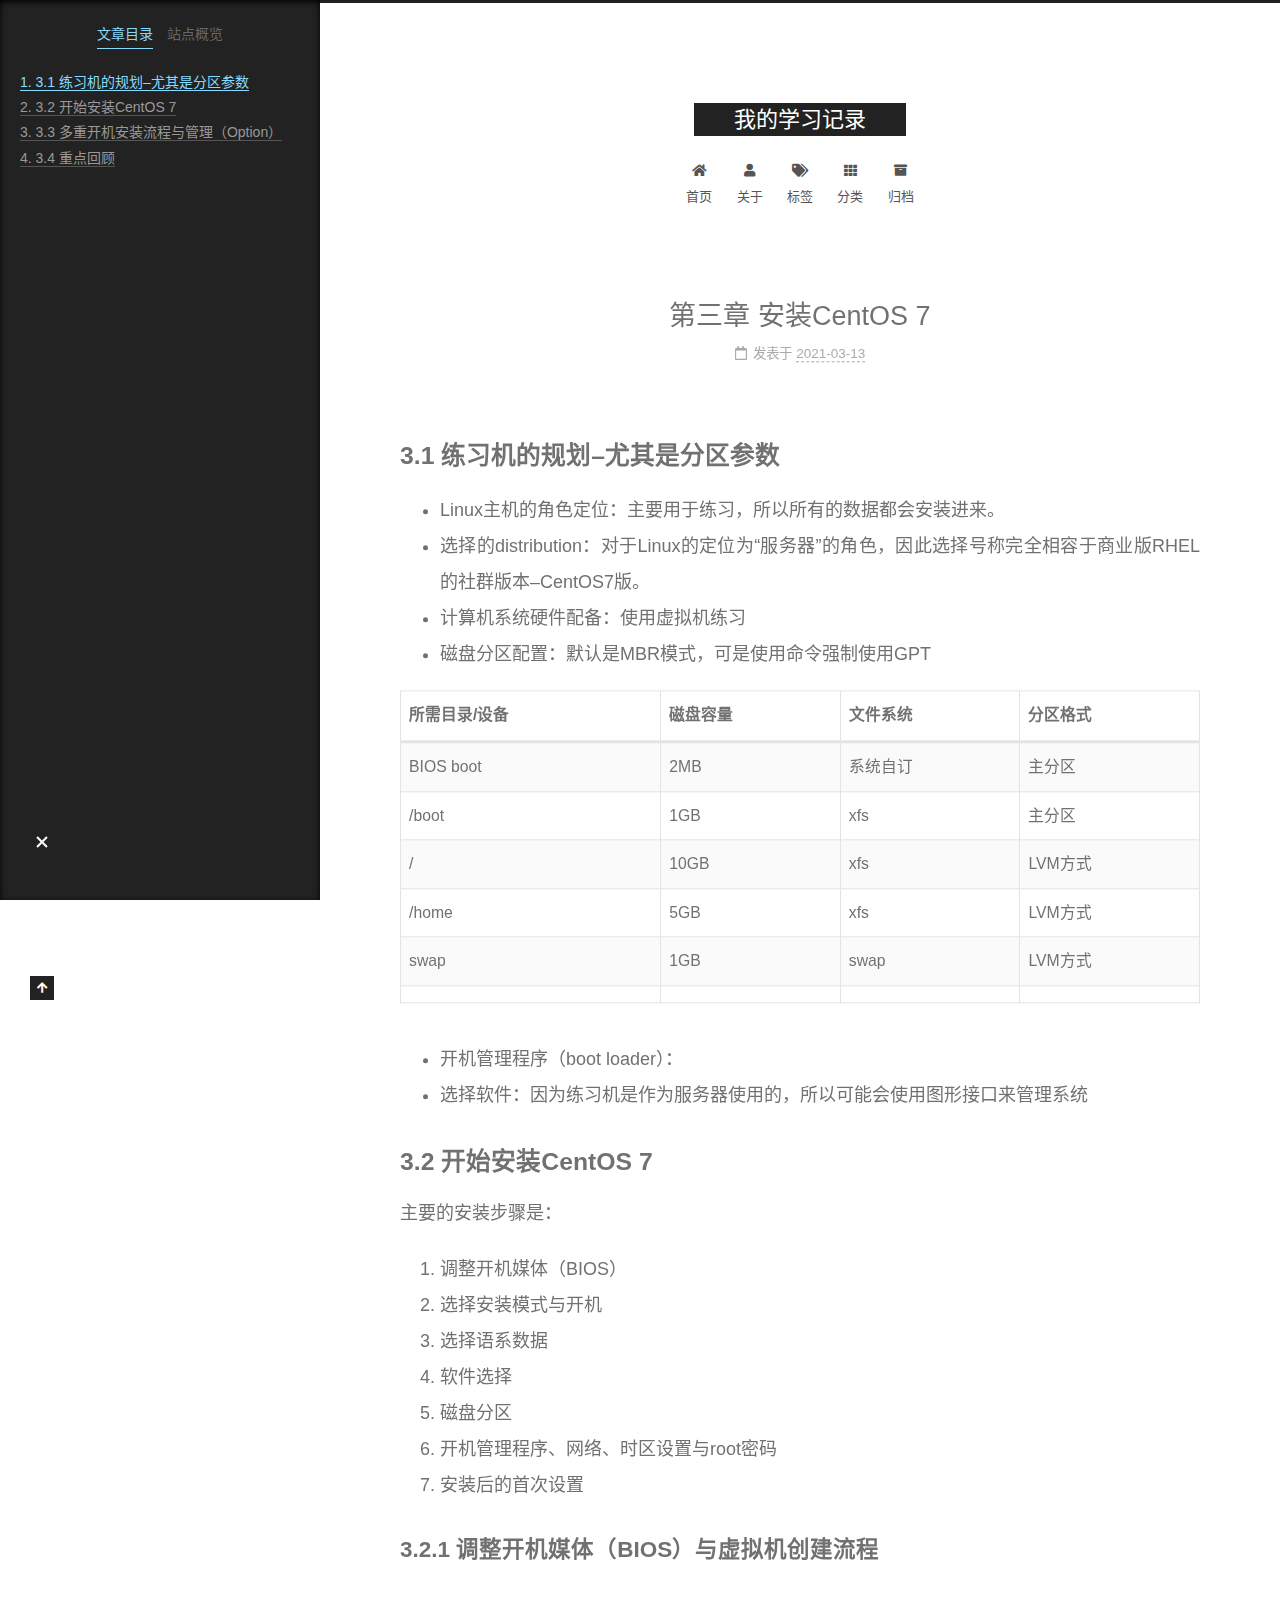
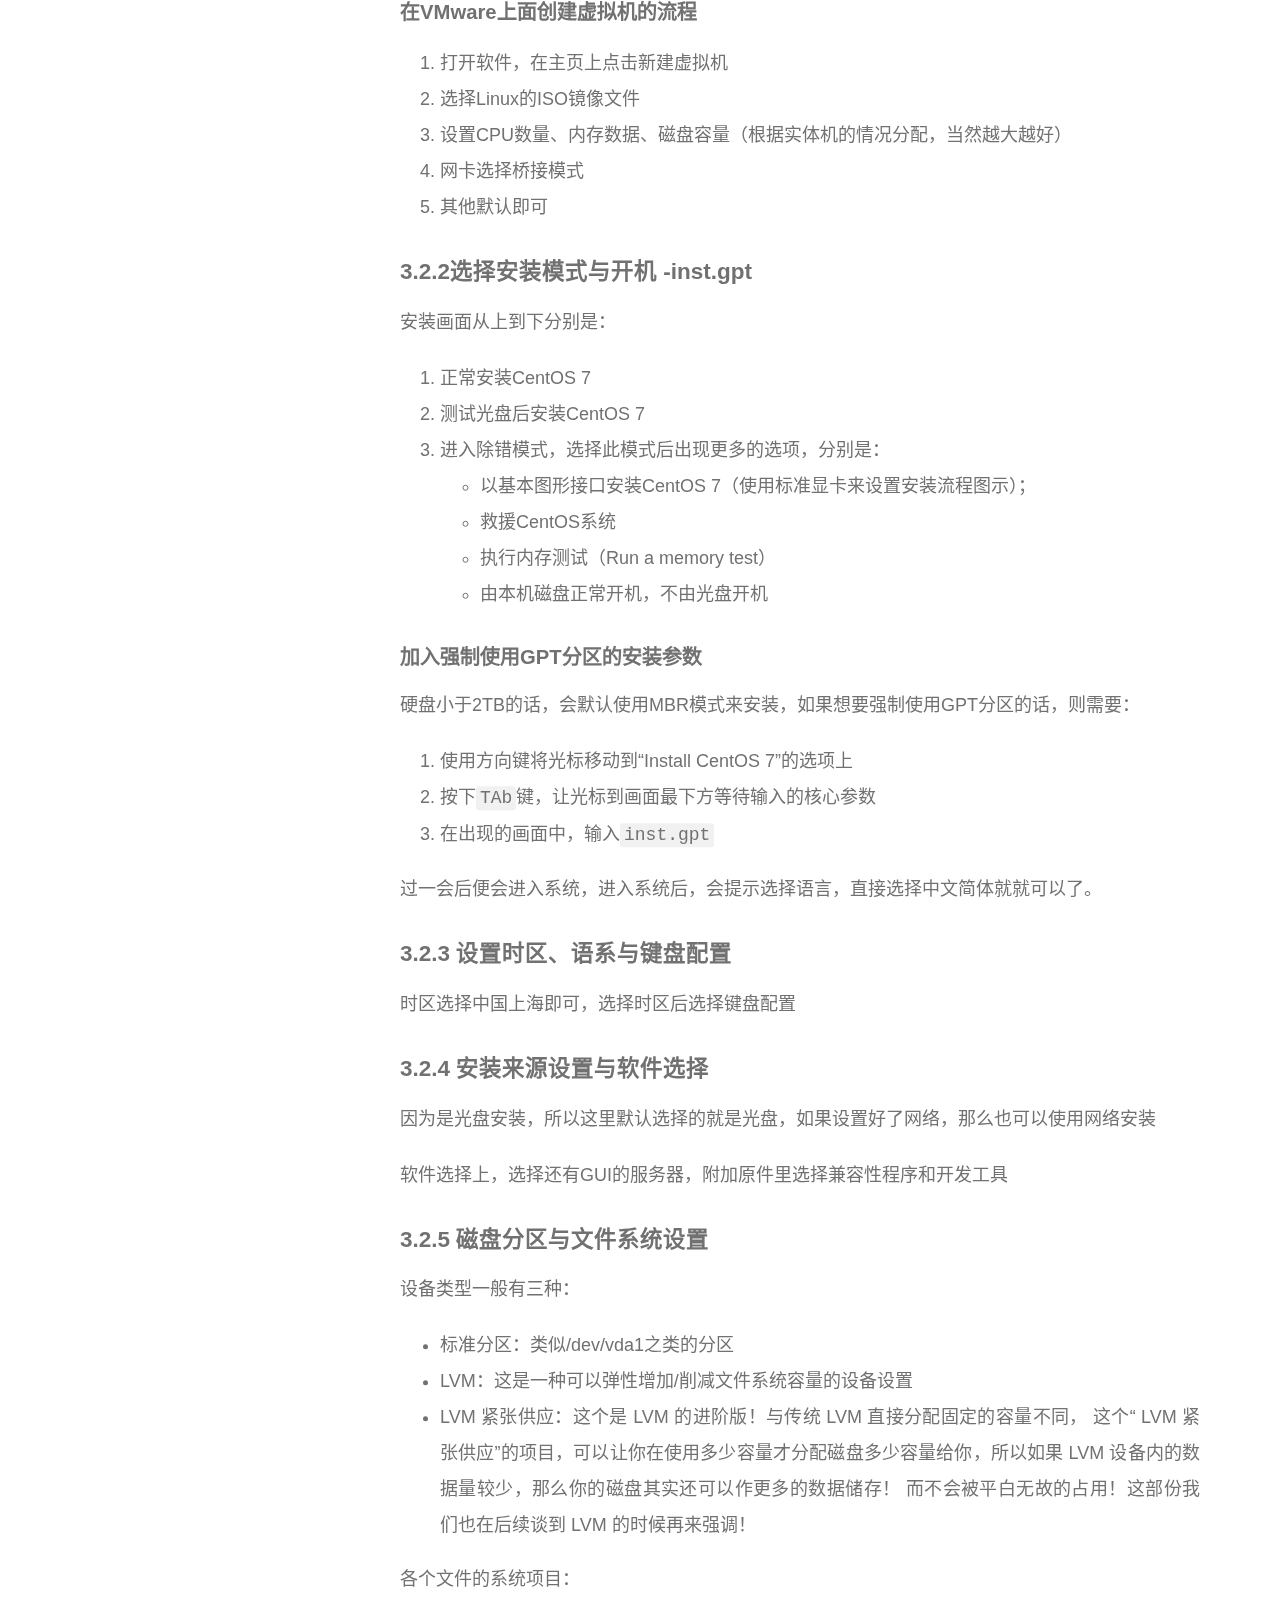
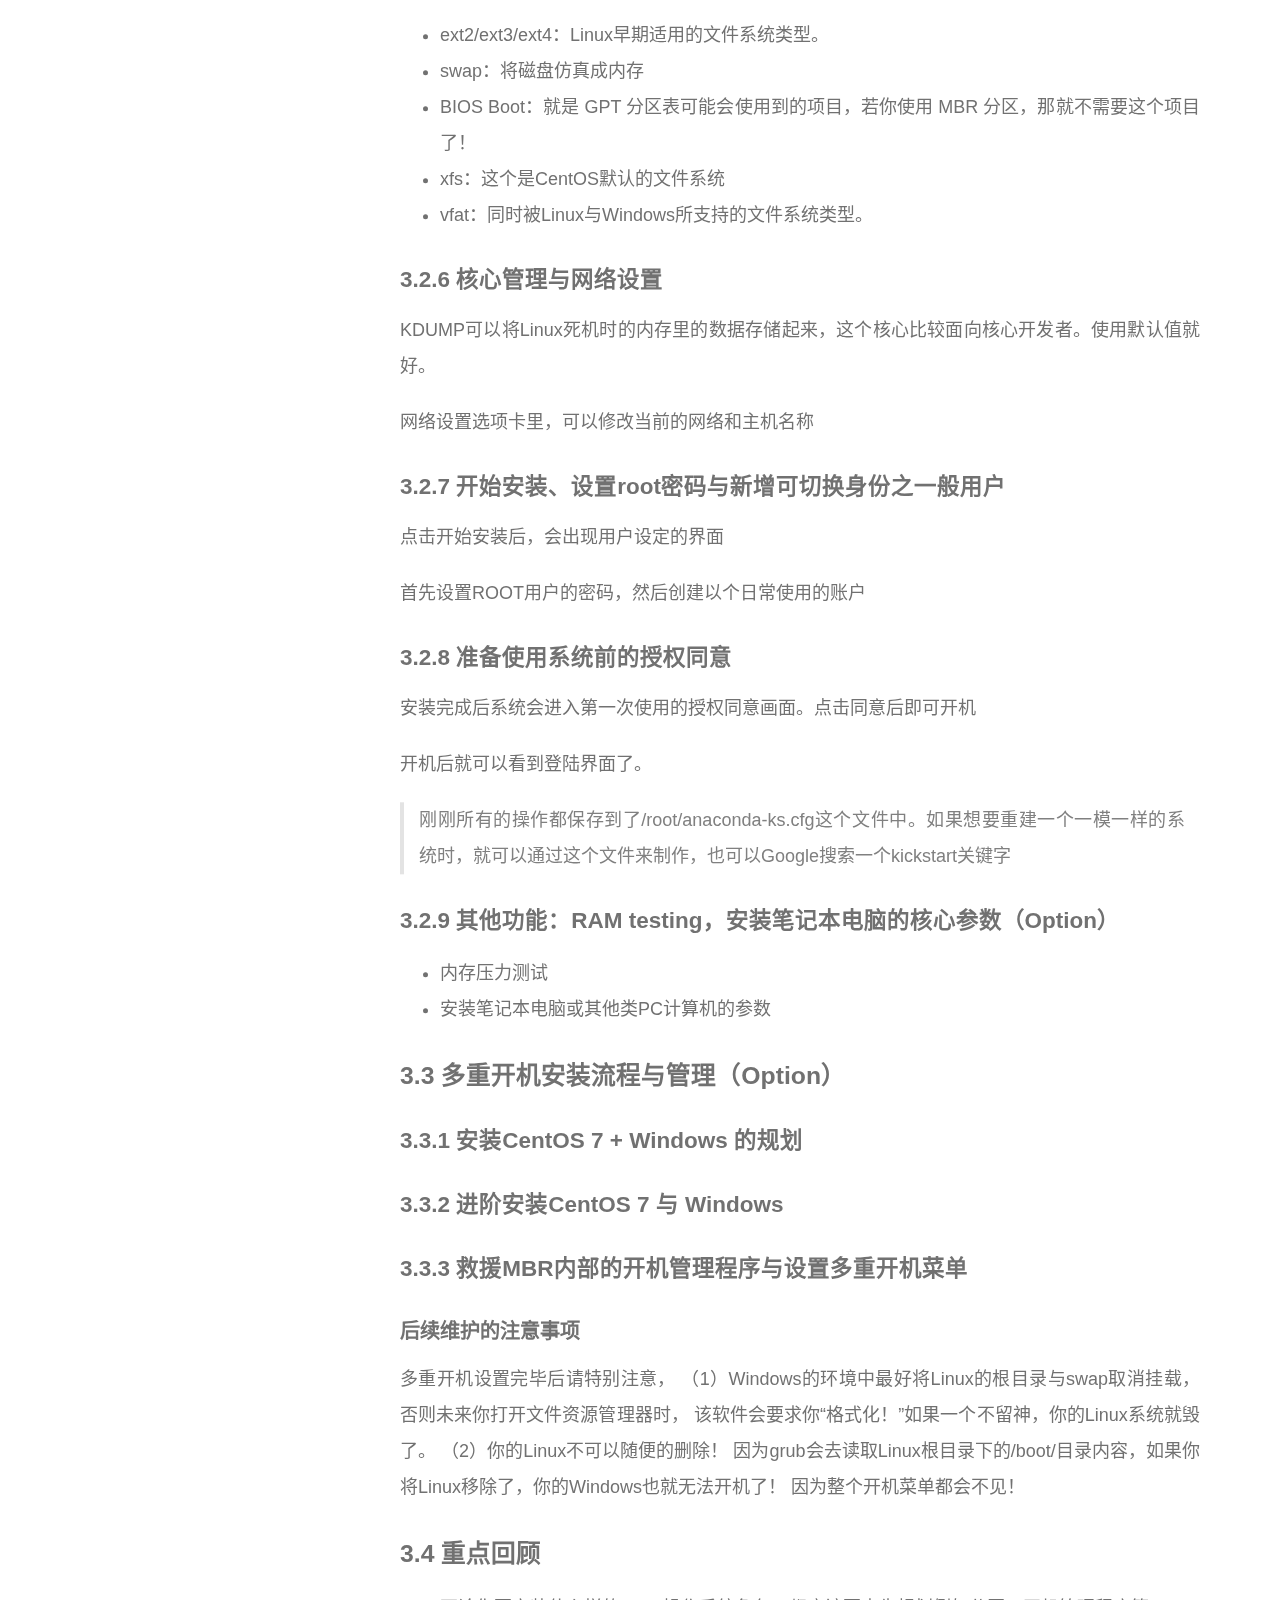
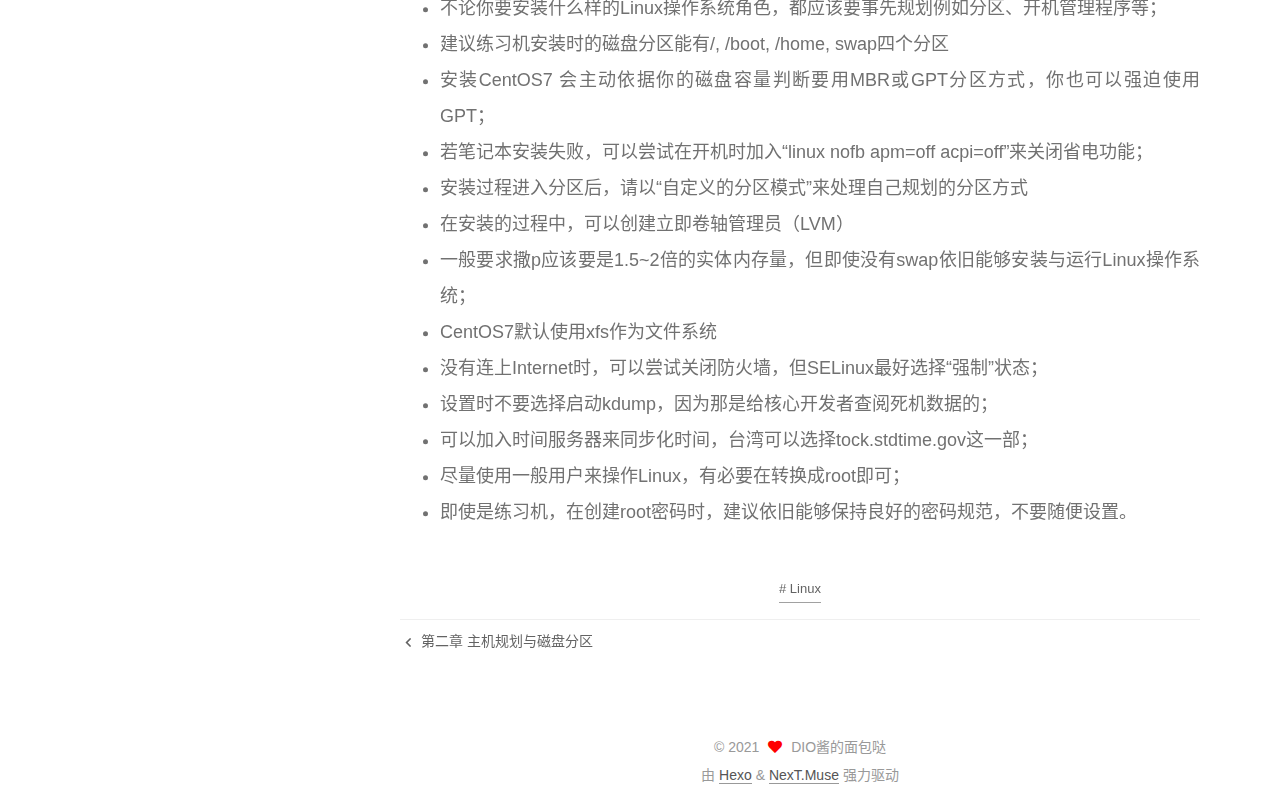
<file: 2021/03/13/第三章 安装CentOS 7/index.html>
<!DOCTYPE html>
<html lang="zh-CN">
<head>
  <meta charset="UTF-8">
<meta name="viewport" content="width=device-width, initial-scale=1, maximum-scale=2">
<meta name="theme-color" content="#222">
<meta name="generator" content="Hexo 5.3.0">
  <link rel="apple-touch-icon" sizes="180x180" href="/images/apple-touch-icon-next.png">
  <link rel="icon" type="image/png" sizes="32x32" href="/images/favicon-32x32-next.png">
  <link rel="icon" type="image/png" sizes="16x16" href="/images/favicon-16x16-next.png">
  <link rel="mask-icon" href="/images/logo.svg" color="#222">

<link rel="stylesheet" href="/css/main.css">


<link rel="stylesheet" href="/lib/font-awesome/css/all.min.css">

<script id="hexo-configurations">
    var NexT = window.NexT || {};
    var CONFIG = {"hostname":"example.com","root":"/","scheme":"Muse","version":"7.8.0","exturl":false,"sidebar":{"position":"left","display":"post","padding":18,"offset":12,"onmobile":false},"copycode":{"enable":false,"show_result":false,"style":null},"back2top":{"enable":true,"sidebar":false,"scrollpercent":false},"bookmark":{"enable":false,"color":"#222","save":"auto"},"fancybox":false,"mediumzoom":false,"lazyload":false,"pangu":false,"comments":{"style":"tabs","active":null,"storage":true,"lazyload":false,"nav":null},"algolia":{"hits":{"per_page":10},"labels":{"input_placeholder":"Search for Posts","hits_empty":"We didn't find any results for the search: ${query}","hits_stats":"${hits} results found in ${time} ms"}},"localsearch":{"enable":false,"trigger":"auto","top_n_per_article":1,"unescape":false,"preload":false},"motion":{"enable":true,"async":false,"transition":{"post_block":"fadeIn","post_header":"slideDownIn","post_body":"slideDownIn","coll_header":"slideLeftIn","sidebar":"slideUpIn"}}};
  </script>

  <meta name="description" content="3.1 练习机的规划–尤其是分区参数 Linux主机的角色定位：主要用于练习，所以所有的数据都会安装进来。 选择的distribution：对于Linux的定位为“服务器”的角色，因此选择号称完全相容于商业版RHEL的社群版本–CentOS7版。 计算机系统硬件配备：使用虚拟机练习 磁盘分区配置：默认是MBR模式，可是使用命令强制使用GPT     所需目录&#x2F;设备 磁盘容量 文件系统 分区格式">
<meta property="og:type" content="article">
<meta property="og:title" content="第三章 安装CentOS 7">
<meta property="og:url" content="http://example.com/2021/03/13/%E7%AC%AC%E4%B8%89%E7%AB%A0%20%E5%AE%89%E8%A3%85CentOS%207/index.html">
<meta property="og:site_name" content="我的学习记录">
<meta property="og:description" content="3.1 练习机的规划–尤其是分区参数 Linux主机的角色定位：主要用于练习，所以所有的数据都会安装进来。 选择的distribution：对于Linux的定位为“服务器”的角色，因此选择号称完全相容于商业版RHEL的社群版本–CentOS7版。 计算机系统硬件配备：使用虚拟机练习 磁盘分区配置：默认是MBR模式，可是使用命令强制使用GPT     所需目录&#x2F;设备 磁盘容量 文件系统 分区格式">
<meta property="og:locale" content="zh_CN">
<meta property="article:published_time" content="2021-03-13T12:14:00.758Z">
<meta property="article:modified_time" content="2021-03-13T12:14:59.000Z">
<meta property="article:author" content="DIO酱的面包哒">
<meta property="article:tag" content="Linux">
<meta name="twitter:card" content="summary">

<link rel="canonical" href="http://example.com/2021/03/13/%E7%AC%AC%E4%B8%89%E7%AB%A0%20%E5%AE%89%E8%A3%85CentOS%207/">


<script id="page-configurations">
  // https://hexo.io/docs/variables.html
  CONFIG.page = {
    sidebar: "",
    isHome : false,
    isPost : true,
    lang   : 'zh-CN'
  };
</script>

  <title>第三章 安装CentOS 7 | 我的学习记录</title>
  






  <noscript>
  <style>
  .use-motion .brand,
  .use-motion .menu-item,
  .sidebar-inner,
  .use-motion .post-block,
  .use-motion .pagination,
  .use-motion .comments,
  .use-motion .post-header,
  .use-motion .post-body,
  .use-motion .collection-header { opacity: initial; }

  .use-motion .site-title,
  .use-motion .site-subtitle {
    opacity: initial;
    top: initial;
  }

  .use-motion .logo-line-before i { left: initial; }
  .use-motion .logo-line-after i { right: initial; }
  </style>
</noscript>

</head>

<body itemscope itemtype="http://schema.org/WebPage">
  <div class="container use-motion">
    <div class="headband"></div>

    <header class="header" itemscope itemtype="http://schema.org/WPHeader">
      <div class="header-inner"><div class="site-brand-container">
  <div class="site-nav-toggle">
    <div class="toggle" aria-label="切换导航栏">
      <span class="toggle-line toggle-line-first"></span>
      <span class="toggle-line toggle-line-middle"></span>
      <span class="toggle-line toggle-line-last"></span>
    </div>
  </div>

  <div class="site-meta">

    <a href="/" class="brand" rel="start">
      <span class="logo-line-before"><i></i></span>
      <h1 class="site-title">我的学习记录</h1>
      <span class="logo-line-after"><i></i></span>
    </a>
  </div>

  <div class="site-nav-right">
    <div class="toggle popup-trigger">
    </div>
  </div>
</div>




<nav class="site-nav">
  <ul id="menu" class="main-menu menu">
        <li class="menu-item menu-item-home">

    <a href="/" rel="section"><i class="fa fa-home fa-fw"></i>首页</a>

  </li>
        <li class="menu-item menu-item-about">

    <a href="/about/" rel="section"><i class="fa fa-user fa-fw"></i>关于</a>

  </li>
        <li class="menu-item menu-item-tags">

    <a href="/tags/" rel="section"><i class="fa fa-tags fa-fw"></i>标签</a>

  </li>
        <li class="menu-item menu-item-categories">

    <a href="/categories/" rel="section"><i class="fa fa-th fa-fw"></i>分类</a>

  </li>
        <li class="menu-item menu-item-archives">

    <a href="/archives/" rel="section"><i class="fa fa-archive fa-fw"></i>归档</a>

  </li>
  </ul>
</nav>




</div>
    </header>

    
  <div class="back-to-top">
    <i class="fa fa-arrow-up"></i>
    <span>0%</span>
  </div>


    <main class="main">
      <div class="main-inner">
        <div class="content-wrap">
          

          <div class="content post posts-expand">
            

    
  
  
  <article itemscope itemtype="http://schema.org/Article" class="post-block" lang="zh-CN">
    <link itemprop="mainEntityOfPage" href="http://example.com/2021/03/13/%E7%AC%AC%E4%B8%89%E7%AB%A0%20%E5%AE%89%E8%A3%85CentOS%207/">

    <span hidden itemprop="author" itemscope itemtype="http://schema.org/Person">
      <meta itemprop="image" content="/images/avatar.gif">
      <meta itemprop="name" content="DIO酱的面包哒">
      <meta itemprop="description" content="收藏与学习">
    </span>

    <span hidden itemprop="publisher" itemscope itemtype="http://schema.org/Organization">
      <meta itemprop="name" content="我的学习记录">
    </span>
      <header class="post-header">
        <h1 class="post-title" itemprop="name headline">
          第三章 安装CentOS 7
        </h1>

        <div class="post-meta">
            <span class="post-meta-item">
              <span class="post-meta-item-icon">
                <i class="far fa-calendar"></i>
              </span>
              <span class="post-meta-item-text">发表于</span>
              

              <time title="创建时间：2021-03-13 20:14:00 / 修改时间：20:14:59" itemprop="dateCreated datePublished" datetime="2021-03-13T20:14:00+08:00">2021-03-13</time>
            </span>

          

        </div>
      </header>

    
    
    
    <div class="post-body" itemprop="articleBody">

      
        <h2 id="3-1-练习机的规划–尤其是分区参数"><a href="#3-1-练习机的规划–尤其是分区参数" class="headerlink" title="3.1 练习机的规划–尤其是分区参数"></a>3.1 练习机的规划–尤其是分区参数</h2><ul>
<li>Linux主机的角色定位：主要用于练习，所以所有的数据都会安装进来。</li>
<li>选择的distribution：对于Linux的定位为“服务器”的角色，因此选择号称完全相容于商业版RHEL的社群版本–CentOS7版。</li>
<li>计算机系统硬件配备：使用虚拟机练习</li>
<li>磁盘分区配置：默认是MBR模式，可是使用命令强制使用GPT</li>
</ul>
<table>
<thead>
<tr>
<th>所需目录/设备</th>
<th>磁盘容量</th>
<th>文件系统</th>
<th>分区格式</th>
</tr>
</thead>
<tbody><tr>
<td>BIOS boot</td>
<td>2MB</td>
<td>系统自订</td>
<td>主分区</td>
</tr>
<tr>
<td>/boot</td>
<td>1GB</td>
<td>xfs</td>
<td>主分区</td>
</tr>
<tr>
<td>/</td>
<td>10GB</td>
<td>xfs</td>
<td>LVM方式</td>
</tr>
<tr>
<td>/home</td>
<td>5GB</td>
<td>xfs</td>
<td>LVM方式</td>
</tr>
<tr>
<td>swap</td>
<td>1GB</td>
<td>swap</td>
<td>LVM方式</td>
</tr>
<tr>
<td></td>
<td></td>
<td></td>
<td></td>
</tr>
</tbody></table>
<ul>
<li>开机管理程序（boot loader）：</li>
<li>选择软件：因为练习机是作为服务器使用的，所以可能会使用图形接口来管理系统</li>
</ul>
<h2 id="3-2-开始安装CentOS-7"><a href="#3-2-开始安装CentOS-7" class="headerlink" title="3.2 开始安装CentOS 7"></a>3.2 开始安装CentOS 7</h2><p>主要的安装步骤是：</p>
<ol>
<li>调整开机媒体（BIOS）</li>
<li>选择安装模式与开机</li>
<li>选择语系数据</li>
<li>软件选择</li>
<li>磁盘分区</li>
<li>开机管理程序、网络、时区设置与root密码</li>
<li>安装后的首次设置</li>
</ol>
<h3 id="3-2-1-调整开机媒体（BIOS）与虚拟机创建流程"><a href="#3-2-1-调整开机媒体（BIOS）与虚拟机创建流程" class="headerlink" title="3.2.1 调整开机媒体（BIOS）与虚拟机创建流程"></a>3.2.1 调整开机媒体（BIOS）与虚拟机创建流程</h3><h4 id="在VMware上面创建虚拟机的流程"><a href="#在VMware上面创建虚拟机的流程" class="headerlink" title="在VMware上面创建虚拟机的流程"></a>在VMware上面创建虚拟机的流程</h4><ol>
<li>打开软件，在主页上点击新建虚拟机</li>
<li>选择Linux的ISO镜像文件</li>
<li>设置CPU数量、内存数据、磁盘容量（根据实体机的情况分配，当然越大越好）</li>
<li>网卡选择桥接模式</li>
<li>其他默认即可</li>
</ol>
<h3 id="3-2-2选择安装模式与开机-inst-gpt"><a href="#3-2-2选择安装模式与开机-inst-gpt" class="headerlink" title="3.2.2选择安装模式与开机 -inst.gpt"></a>3.2.2选择安装模式与开机 -inst.gpt</h3><p>安装画面从上到下分别是：</p>
<ol>
<li>正常安装CentOS 7</li>
<li>测试光盘后安装CentOS 7</li>
<li>进入除错模式，选择此模式后出现更多的选项，分别是：<ul>
<li>以基本图形接口安装CentOS 7（使用标准显卡来设置安装流程图示）；</li>
<li>救援CentOS系统</li>
<li>执行内存测试（Run a memory test）</li>
<li>由本机磁盘正常开机，不由光盘开机</li>
</ul>
</li>
</ol>
<h4 id="加入强制使用GPT分区的安装参数"><a href="#加入强制使用GPT分区的安装参数" class="headerlink" title="加入强制使用GPT分区的安装参数"></a>加入强制使用GPT分区的安装参数</h4><p>硬盘小于2TB的话，会默认使用MBR模式来安装，如果想要强制使用GPT分区的话，则需要：</p>
<ol>
<li>使用方向键将光标移动到“Install CentOS 7”的选项上</li>
<li>按下<code>TAb</code>键，让光标到画面最下方等待输入的核心参数</li>
<li>在出现的画面中，输入<code>inst.gpt</code></li>
</ol>
<p>过一会后便会进入系统，进入系统后，会提示选择语言，直接选择中文简体就就可以了。</p>
<h3 id="3-2-3-设置时区、语系与键盘配置"><a href="#3-2-3-设置时区、语系与键盘配置" class="headerlink" title="3.2.3 设置时区、语系与键盘配置"></a>3.2.3 设置时区、语系与键盘配置</h3><p>时区选择中国上海即可，选择时区后选择键盘配置</p>
<h3 id="3-2-4-安装来源设置与软件选择"><a href="#3-2-4-安装来源设置与软件选择" class="headerlink" title="3.2.4 安装来源设置与软件选择"></a>3.2.4 安装来源设置与软件选择</h3><p>因为是光盘安装，所以这里默认选择的就是光盘，如果设置好了网络，那么也可以使用网络安装</p>
<p>软件选择上，选择还有GUI的服务器，附加原件里选择兼容性程序和开发工具</p>
<h3 id="3-2-5-磁盘分区与文件系统设置"><a href="#3-2-5-磁盘分区与文件系统设置" class="headerlink" title="3.2.5 磁盘分区与文件系统设置"></a>3.2.5 磁盘分区与文件系统设置</h3><p>设备类型一般有三种：</p>
<ul>
<li>标准分区：类似/dev/vda1之类的分区</li>
<li>LVM：这是一种可以弹性增加/削减文件系统容量的设备设置</li>
<li>LVM 紧张供应：这个是 LVM 的进阶版！与传统 LVM 直接分配固定的容量不同， 这个“ LVM 紧张供应”的项目，可以让你在使用多少容量才分配磁盘多少容量给你，所以如果 LVM 设备内的数据量较少，那么你的磁盘其实还可以作更多的数据储存！ 而不会被平白无故的占用！这部份我们也在后续谈到 LVM 的时候再来强调！</li>
</ul>
<p>各个文件的系统项目：</p>
<ul>
<li>ext2/ext3/ext4：Linux早期适用的文件系统类型。</li>
<li>swap：将磁盘仿真成内存</li>
<li>BIOS Boot：就是 GPT 分区表可能会使用到的项目，若你使用 MBR 分区，那就不需要这个项目了！</li>
<li>xfs：这个是CentOS默认的文件系统</li>
<li>vfat：同时被Linux与Windows所支持的文件系统类型。</li>
</ul>
<h3 id="3-2-6-核心管理与网络设置"><a href="#3-2-6-核心管理与网络设置" class="headerlink" title="3.2.6 核心管理与网络设置"></a>3.2.6 核心管理与网络设置</h3><p>KDUMP可以将Linux死机时的内存里的数据存储起来，这个核心比较面向核心开发者。使用默认值就好。</p>
<p>网络设置选项卡里，可以修改当前的网络和主机名称</p>
<h3 id="3-2-7-开始安装、设置root密码与新增可切换身份之一般用户"><a href="#3-2-7-开始安装、设置root密码与新增可切换身份之一般用户" class="headerlink" title="3.2.7 开始安装、设置root密码与新增可切换身份之一般用户"></a>3.2.7 开始安装、设置root密码与新增可切换身份之一般用户</h3><p>点击开始安装后，会出现用户设定的界面</p>
<p>首先设置ROOT用户的密码，然后创建以个日常使用的账户</p>
<h3 id="3-2-8-准备使用系统前的授权同意"><a href="#3-2-8-准备使用系统前的授权同意" class="headerlink" title="3.2.8 准备使用系统前的授权同意"></a>3.2.8 准备使用系统前的授权同意</h3><p>安装完成后系统会进入第一次使用的授权同意画面。点击同意后即可开机</p>
<p>开机后就可以看到登陆界面了。</p>
<blockquote>
<p>刚刚所有的操作都保存到了/root/anaconda-ks.cfg这个文件中。如果想要重建一个一模一样的系统时，就可以通过这个文件来制作，也可以Google搜索一个kickstart关键字</p>
</blockquote>
<h3 id="3-2-9-其他功能：RAM-testing，安装笔记本电脑的核心参数（Option）"><a href="#3-2-9-其他功能：RAM-testing，安装笔记本电脑的核心参数（Option）" class="headerlink" title="3.2.9 其他功能：RAM testing，安装笔记本电脑的核心参数（Option）"></a>3.2.9 其他功能：RAM testing，安装笔记本电脑的核心参数（Option）</h3><ul>
<li>内存压力测试</li>
<li>安装笔记本电脑或其他类PC计算机的参数</li>
</ul>
<h2 id="3-3-多重开机安装流程与管理（Option）"><a href="#3-3-多重开机安装流程与管理（Option）" class="headerlink" title="3.3 多重开机安装流程与管理（Option）"></a>3.3 多重开机安装流程与管理（Option）</h2><h3 id="3-3-1-安装CentOS-7-Windows-的规划"><a href="#3-3-1-安装CentOS-7-Windows-的规划" class="headerlink" title="3.3.1 安装CentOS 7 + Windows 的规划"></a>3.3.1 安装CentOS 7 + Windows 的规划</h3><h3 id="3-3-2-进阶安装CentOS-7-与-Windows"><a href="#3-3-2-进阶安装CentOS-7-与-Windows" class="headerlink" title="3.3.2 进阶安装CentOS 7 与 Windows"></a>3.3.2 进阶安装CentOS 7 与 Windows</h3><h3 id="3-3-3-救援MBR内部的开机管理程序与设置多重开机菜单"><a href="#3-3-3-救援MBR内部的开机管理程序与设置多重开机菜单" class="headerlink" title="3.3.3 救援MBR内部的开机管理程序与设置多重开机菜单"></a>3.3.3 救援MBR内部的开机管理程序与设置多重开机菜单</h3><h4 id="后续维护的注意事项"><a href="#后续维护的注意事项" class="headerlink" title="后续维护的注意事项"></a>后续维护的注意事项</h4><p>多重开机设置完毕后请特别注意， （1）Windows的环境中最好将Linux的根目录与swap取消挂载，否则未来你打开文件资源管理器时， 该软件会要求你“格式化！”如果一个不留神，你的Linux系统就毁了。 （2）你的Linux不可以随便的删除！ 因为grub会去读取Linux根目录下的/boot/目录内容，如果你将Linux移除了，你的Windows也就无法开机了！ 因为整个开机菜单都会不见！</p>
<h2 id="3-4-重点回顾"><a href="#3-4-重点回顾" class="headerlink" title="3.4 重点回顾"></a>3.4 重点回顾</h2><ul>
<li>不论你要安装什么样的Linux操作系统角色，都应该要事先规划例如分区、开机管理程序等；</li>
<li>建议练习机安装时的磁盘分区能有/, /boot, /home, swap四个分区</li>
<li>安装CentOS7 会主动依据你的磁盘容量判断要用MBR或GPT分区方式，你也可以强迫使用GPT；</li>
<li>若笔记本安装失败，可以尝试在开机时加入“linux nofb apm=off acpi=off”来关闭省电功能；</li>
<li>安装过程进入分区后，请以“自定义的分区模式”来处理自己规划的分区方式</li>
<li>在安装的过程中，可以创建立即卷轴管理员（LVM）</li>
<li>一般要求撒p应该要是1.5~2倍的实体内存量，但即使没有swap依旧能够安装与运行Linux操作系统；</li>
<li>CentOS7默认使用xfs作为文件系统</li>
<li>没有连上Internet时，可以尝试关闭防火墙，但SELinux最好选择“强制”状态；</li>
<li>设置时不要选择启动kdump，因为那是给核心开发者查阅死机数据的；</li>
<li>可以加入时间服务器来同步化时间，台湾可以选择tock.stdtime.gov这一部；</li>
<li>尽量使用一般用户来操作Linux，有必要在转换成root即可；</li>
<li>即使是练习机，在创建root密码时，建议依旧能够保持良好的密码规范，不要随便设置。</li>
</ul>

    </div>

    
    
    

      <footer class="post-footer">
          <div class="post-tags">
              <a href="/tags/Linux/" rel="tag"># Linux</a>
          </div>

        


        
    <div class="post-nav">
      <div class="post-nav-item">
    <a href="/2021/03/13/%E7%AC%AC%E4%BA%8C%E7%AB%A0%20%E4%B8%BB%E6%9C%BA%E8%A7%84%E5%88%92%E4%B8%8E%E7%A3%81%E7%9B%98%E5%88%86%E5%8C%BA/" rel="prev" title="第二章 主机规划与磁盘分区">
      <i class="fa fa-chevron-left"></i> 第二章 主机规划与磁盘分区
    </a></div>
      <div class="post-nav-item"></div>
    </div>
      </footer>
    
  </article>
  
  
  



          </div>
          

<script>
  window.addEventListener('tabs:register', () => {
    let { activeClass } = CONFIG.comments;
    if (CONFIG.comments.storage) {
      activeClass = localStorage.getItem('comments_active') || activeClass;
    }
    if (activeClass) {
      let activeTab = document.querySelector(`a[href="#comment-${activeClass}"]`);
      if (activeTab) {
        activeTab.click();
      }
    }
  });
  if (CONFIG.comments.storage) {
    window.addEventListener('tabs:click', event => {
      if (!event.target.matches('.tabs-comment .tab-content .tab-pane')) return;
      let commentClass = event.target.classList[1];
      localStorage.setItem('comments_active', commentClass);
    });
  }
</script>

        </div>
          
  
  <div class="toggle sidebar-toggle">
    <span class="toggle-line toggle-line-first"></span>
    <span class="toggle-line toggle-line-middle"></span>
    <span class="toggle-line toggle-line-last"></span>
  </div>

  <aside class="sidebar">
    <div class="sidebar-inner">

      <ul class="sidebar-nav motion-element">
        <li class="sidebar-nav-toc">
          文章目录
        </li>
        <li class="sidebar-nav-overview">
          站点概览
        </li>
      </ul>

      <!--noindex-->
      <div class="post-toc-wrap sidebar-panel">
          <div class="post-toc motion-element"><ol class="nav"><li class="nav-item nav-level-2"><a class="nav-link" href="#3-1-%E7%BB%83%E4%B9%A0%E6%9C%BA%E7%9A%84%E8%A7%84%E5%88%92%E2%80%93%E5%B0%A4%E5%85%B6%E6%98%AF%E5%88%86%E5%8C%BA%E5%8F%82%E6%95%B0"><span class="nav-number">1.</span> <span class="nav-text">3.1 练习机的规划–尤其是分区参数</span></a></li><li class="nav-item nav-level-2"><a class="nav-link" href="#3-2-%E5%BC%80%E5%A7%8B%E5%AE%89%E8%A3%85CentOS-7"><span class="nav-number">2.</span> <span class="nav-text">3.2 开始安装CentOS 7</span></a><ol class="nav-child"><li class="nav-item nav-level-3"><a class="nav-link" href="#3-2-1-%E8%B0%83%E6%95%B4%E5%BC%80%E6%9C%BA%E5%AA%92%E4%BD%93%EF%BC%88BIOS%EF%BC%89%E4%B8%8E%E8%99%9A%E6%8B%9F%E6%9C%BA%E5%88%9B%E5%BB%BA%E6%B5%81%E7%A8%8B"><span class="nav-number">2.1.</span> <span class="nav-text">3.2.1 调整开机媒体（BIOS）与虚拟机创建流程</span></a><ol class="nav-child"><li class="nav-item nav-level-4"><a class="nav-link" href="#%E5%9C%A8VMware%E4%B8%8A%E9%9D%A2%E5%88%9B%E5%BB%BA%E8%99%9A%E6%8B%9F%E6%9C%BA%E7%9A%84%E6%B5%81%E7%A8%8B"><span class="nav-number">2.1.1.</span> <span class="nav-text">在VMware上面创建虚拟机的流程</span></a></li></ol></li><li class="nav-item nav-level-3"><a class="nav-link" href="#3-2-2%E9%80%89%E6%8B%A9%E5%AE%89%E8%A3%85%E6%A8%A1%E5%BC%8F%E4%B8%8E%E5%BC%80%E6%9C%BA-inst-gpt"><span class="nav-number">2.2.</span> <span class="nav-text">3.2.2选择安装模式与开机 -inst.gpt</span></a><ol class="nav-child"><li class="nav-item nav-level-4"><a class="nav-link" href="#%E5%8A%A0%E5%85%A5%E5%BC%BA%E5%88%B6%E4%BD%BF%E7%94%A8GPT%E5%88%86%E5%8C%BA%E7%9A%84%E5%AE%89%E8%A3%85%E5%8F%82%E6%95%B0"><span class="nav-number">2.2.1.</span> <span class="nav-text">加入强制使用GPT分区的安装参数</span></a></li></ol></li><li class="nav-item nav-level-3"><a class="nav-link" href="#3-2-3-%E8%AE%BE%E7%BD%AE%E6%97%B6%E5%8C%BA%E3%80%81%E8%AF%AD%E7%B3%BB%E4%B8%8E%E9%94%AE%E7%9B%98%E9%85%8D%E7%BD%AE"><span class="nav-number">2.3.</span> <span class="nav-text">3.2.3 设置时区、语系与键盘配置</span></a></li><li class="nav-item nav-level-3"><a class="nav-link" href="#3-2-4-%E5%AE%89%E8%A3%85%E6%9D%A5%E6%BA%90%E8%AE%BE%E7%BD%AE%E4%B8%8E%E8%BD%AF%E4%BB%B6%E9%80%89%E6%8B%A9"><span class="nav-number">2.4.</span> <span class="nav-text">3.2.4 安装来源设置与软件选择</span></a></li><li class="nav-item nav-level-3"><a class="nav-link" href="#3-2-5-%E7%A3%81%E7%9B%98%E5%88%86%E5%8C%BA%E4%B8%8E%E6%96%87%E4%BB%B6%E7%B3%BB%E7%BB%9F%E8%AE%BE%E7%BD%AE"><span class="nav-number">2.5.</span> <span class="nav-text">3.2.5 磁盘分区与文件系统设置</span></a></li><li class="nav-item nav-level-3"><a class="nav-link" href="#3-2-6-%E6%A0%B8%E5%BF%83%E7%AE%A1%E7%90%86%E4%B8%8E%E7%BD%91%E7%BB%9C%E8%AE%BE%E7%BD%AE"><span class="nav-number">2.6.</span> <span class="nav-text">3.2.6 核心管理与网络设置</span></a></li><li class="nav-item nav-level-3"><a class="nav-link" href="#3-2-7-%E5%BC%80%E5%A7%8B%E5%AE%89%E8%A3%85%E3%80%81%E8%AE%BE%E7%BD%AEroot%E5%AF%86%E7%A0%81%E4%B8%8E%E6%96%B0%E5%A2%9E%E5%8F%AF%E5%88%87%E6%8D%A2%E8%BA%AB%E4%BB%BD%E4%B9%8B%E4%B8%80%E8%88%AC%E7%94%A8%E6%88%B7"><span class="nav-number">2.7.</span> <span class="nav-text">3.2.7 开始安装、设置root密码与新增可切换身份之一般用户</span></a></li><li class="nav-item nav-level-3"><a class="nav-link" href="#3-2-8-%E5%87%86%E5%A4%87%E4%BD%BF%E7%94%A8%E7%B3%BB%E7%BB%9F%E5%89%8D%E7%9A%84%E6%8E%88%E6%9D%83%E5%90%8C%E6%84%8F"><span class="nav-number">2.8.</span> <span class="nav-text">3.2.8 准备使用系统前的授权同意</span></a></li><li class="nav-item nav-level-3"><a class="nav-link" href="#3-2-9-%E5%85%B6%E4%BB%96%E5%8A%9F%E8%83%BD%EF%BC%9ARAM-testing%EF%BC%8C%E5%AE%89%E8%A3%85%E7%AC%94%E8%AE%B0%E6%9C%AC%E7%94%B5%E8%84%91%E7%9A%84%E6%A0%B8%E5%BF%83%E5%8F%82%E6%95%B0%EF%BC%88Option%EF%BC%89"><span class="nav-number">2.9.</span> <span class="nav-text">3.2.9 其他功能：RAM testing，安装笔记本电脑的核心参数（Option）</span></a></li></ol></li><li class="nav-item nav-level-2"><a class="nav-link" href="#3-3-%E5%A4%9A%E9%87%8D%E5%BC%80%E6%9C%BA%E5%AE%89%E8%A3%85%E6%B5%81%E7%A8%8B%E4%B8%8E%E7%AE%A1%E7%90%86%EF%BC%88Option%EF%BC%89"><span class="nav-number">3.</span> <span class="nav-text">3.3 多重开机安装流程与管理（Option）</span></a><ol class="nav-child"><li class="nav-item nav-level-3"><a class="nav-link" href="#3-3-1-%E5%AE%89%E8%A3%85CentOS-7-Windows-%E7%9A%84%E8%A7%84%E5%88%92"><span class="nav-number">3.1.</span> <span class="nav-text">3.3.1 安装CentOS 7 + Windows 的规划</span></a></li><li class="nav-item nav-level-3"><a class="nav-link" href="#3-3-2-%E8%BF%9B%E9%98%B6%E5%AE%89%E8%A3%85CentOS-7-%E4%B8%8E-Windows"><span class="nav-number">3.2.</span> <span class="nav-text">3.3.2 进阶安装CentOS 7 与 Windows</span></a></li><li class="nav-item nav-level-3"><a class="nav-link" href="#3-3-3-%E6%95%91%E6%8F%B4MBR%E5%86%85%E9%83%A8%E7%9A%84%E5%BC%80%E6%9C%BA%E7%AE%A1%E7%90%86%E7%A8%8B%E5%BA%8F%E4%B8%8E%E8%AE%BE%E7%BD%AE%E5%A4%9A%E9%87%8D%E5%BC%80%E6%9C%BA%E8%8F%9C%E5%8D%95"><span class="nav-number">3.3.</span> <span class="nav-text">3.3.3 救援MBR内部的开机管理程序与设置多重开机菜单</span></a><ol class="nav-child"><li class="nav-item nav-level-4"><a class="nav-link" href="#%E5%90%8E%E7%BB%AD%E7%BB%B4%E6%8A%A4%E7%9A%84%E6%B3%A8%E6%84%8F%E4%BA%8B%E9%A1%B9"><span class="nav-number">3.3.1.</span> <span class="nav-text">后续维护的注意事项</span></a></li></ol></li></ol></li><li class="nav-item nav-level-2"><a class="nav-link" href="#3-4-%E9%87%8D%E7%82%B9%E5%9B%9E%E9%A1%BE"><span class="nav-number">4.</span> <span class="nav-text">3.4 重点回顾</span></a></li></ol></div>
      </div>
      <!--/noindex-->

      <div class="site-overview-wrap sidebar-panel">
        <div class="site-author motion-element" itemprop="author" itemscope itemtype="http://schema.org/Person">
  <p class="site-author-name" itemprop="name">DIO酱的面包哒</p>
  <div class="site-description" itemprop="description">收藏与学习</div>
</div>
<div class="site-state-wrap motion-element">
  <nav class="site-state">
      <div class="site-state-item site-state-posts">
          <a href="/archives/">
        
          <span class="site-state-item-count">6</span>
          <span class="site-state-item-name">日志</span>
        </a>
      </div>
      <div class="site-state-item site-state-tags">
        <span class="site-state-item-count">1</span>
        <span class="site-state-item-name">标签</span>
      </div>
  </nav>
</div>



      </div>

    </div>
  </aside>
  <div id="sidebar-dimmer"></div>


      </div>
    </main>

    <footer class="footer">
      <div class="footer-inner">
        

        

<div class="copyright">
  
  &copy; 
  <span itemprop="copyrightYear">2021</span>
  <span class="with-love">
    <i class="fa fa-heart"></i>
  </span>
  <span class="author" itemprop="copyrightHolder">DIO酱的面包哒</span>
</div>
  <div class="powered-by">由 <a href="https://hexo.io/" class="theme-link" rel="noopener" target="_blank">Hexo</a> & <a href="https://muse.theme-next.org/" class="theme-link" rel="noopener" target="_blank">NexT.Muse</a> 强力驱动
  </div>

        








      </div>
    </footer>
  </div>

  
  <script src="/lib/anime.min.js"></script>
  <script src="/lib/velocity/velocity.min.js"></script>
  <script src="/lib/velocity/velocity.ui.min.js"></script>

<script src="/js/utils.js"></script>

<script src="/js/motion.js"></script>


<script src="/js/schemes/muse.js"></script>


<script src="/js/next-boot.js"></script>




  















  

  

</body>
</html>
</file>
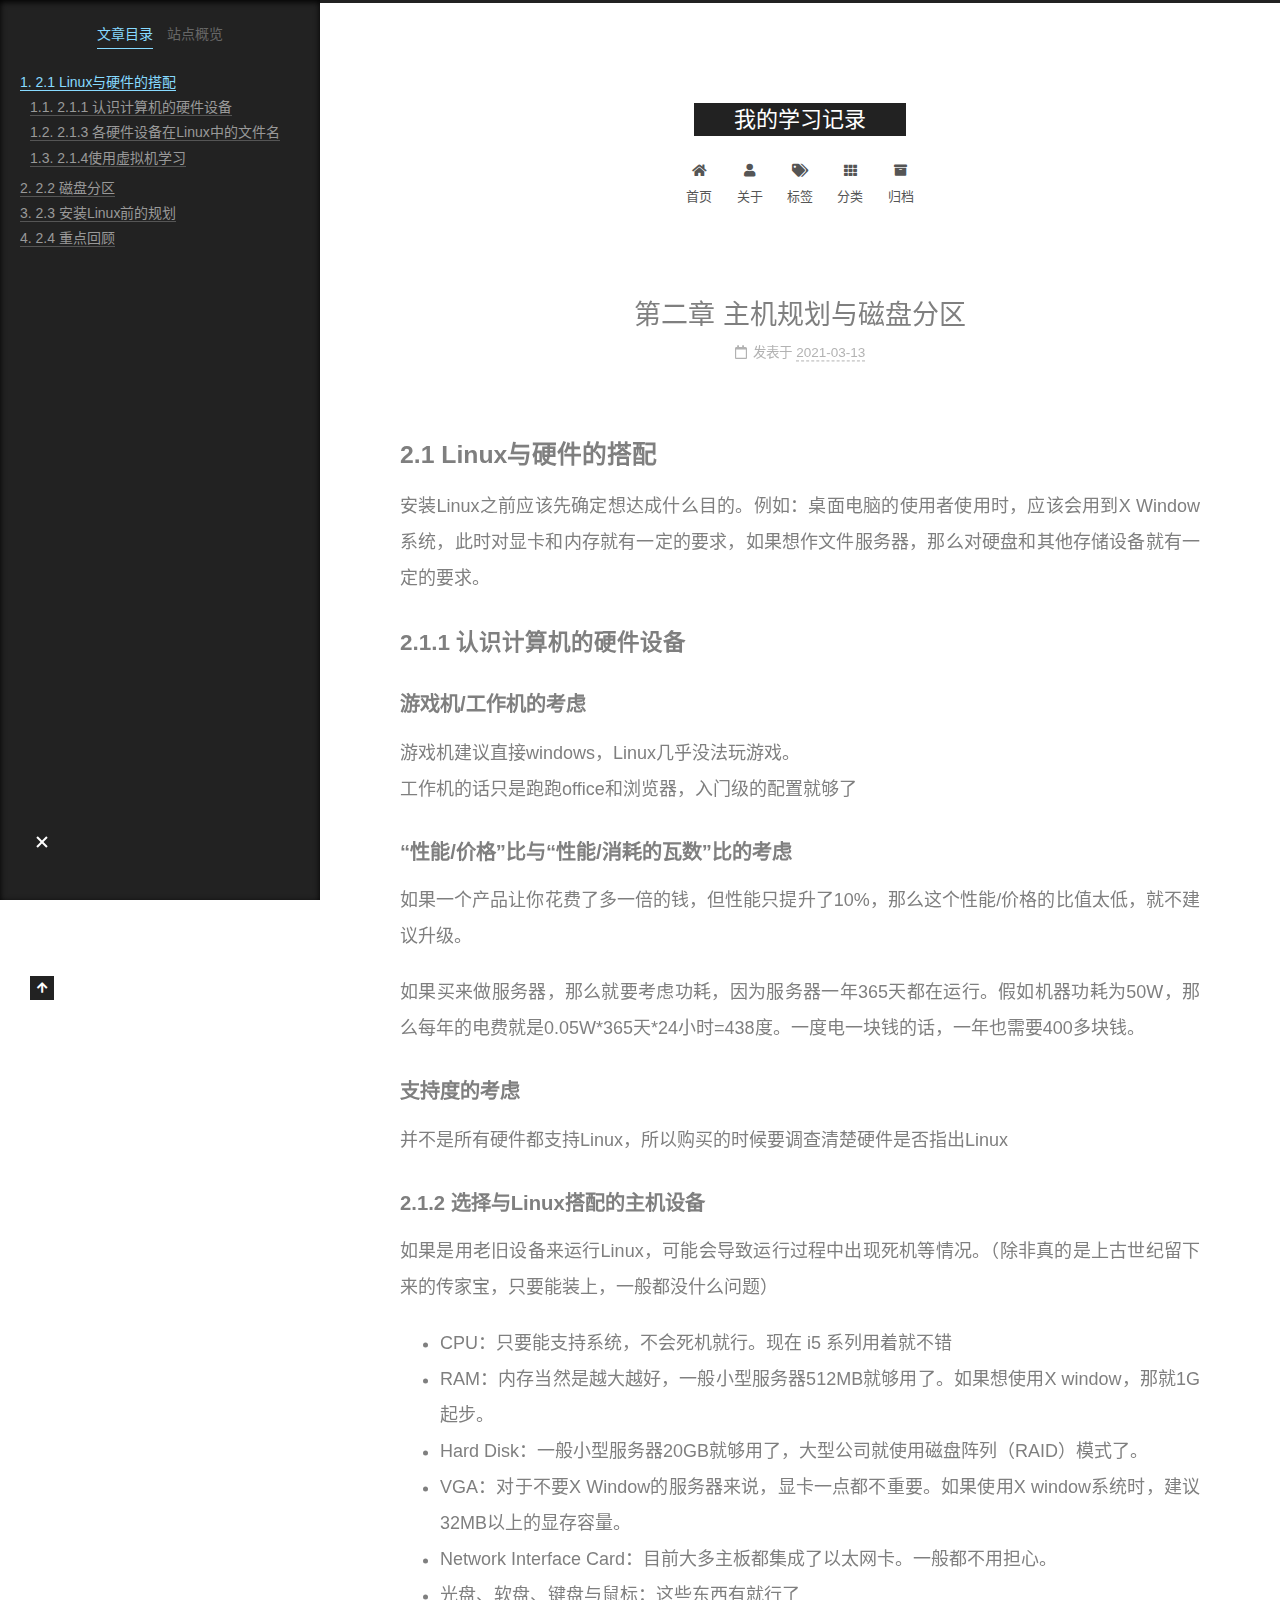
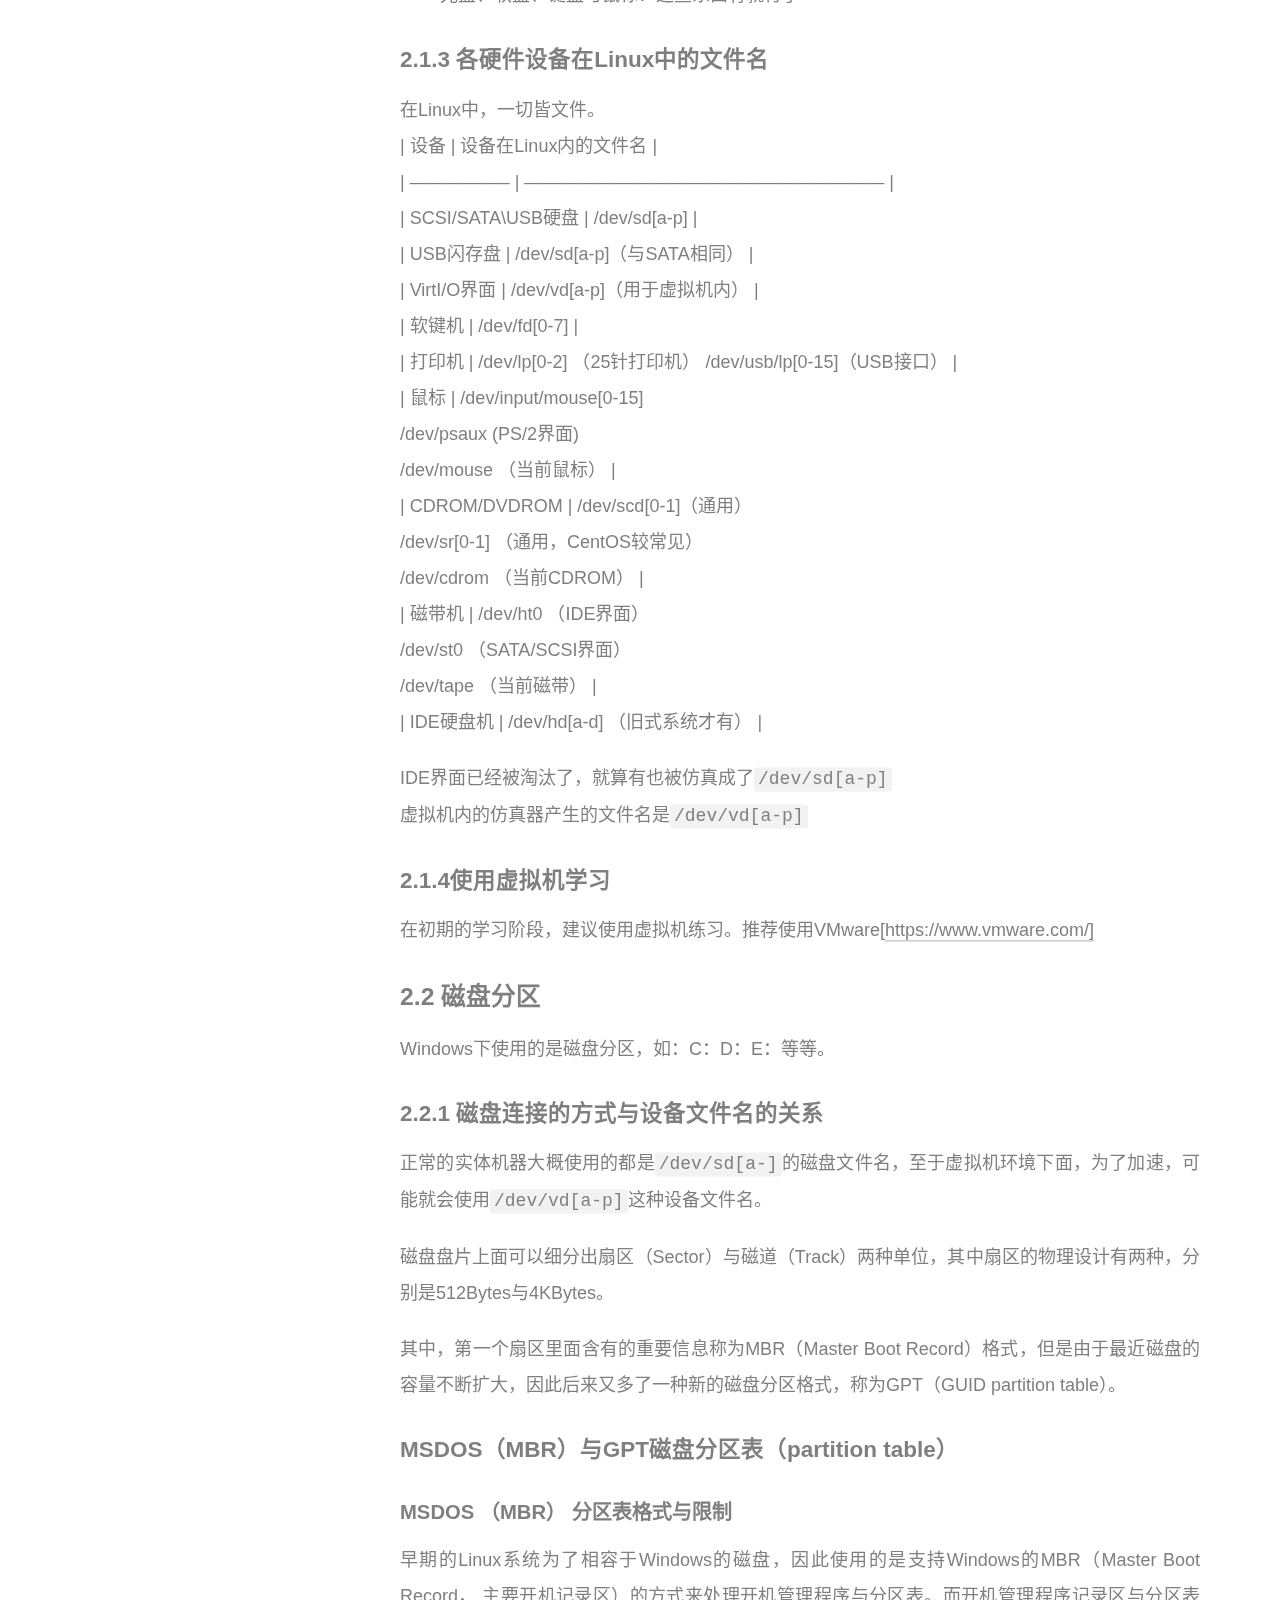
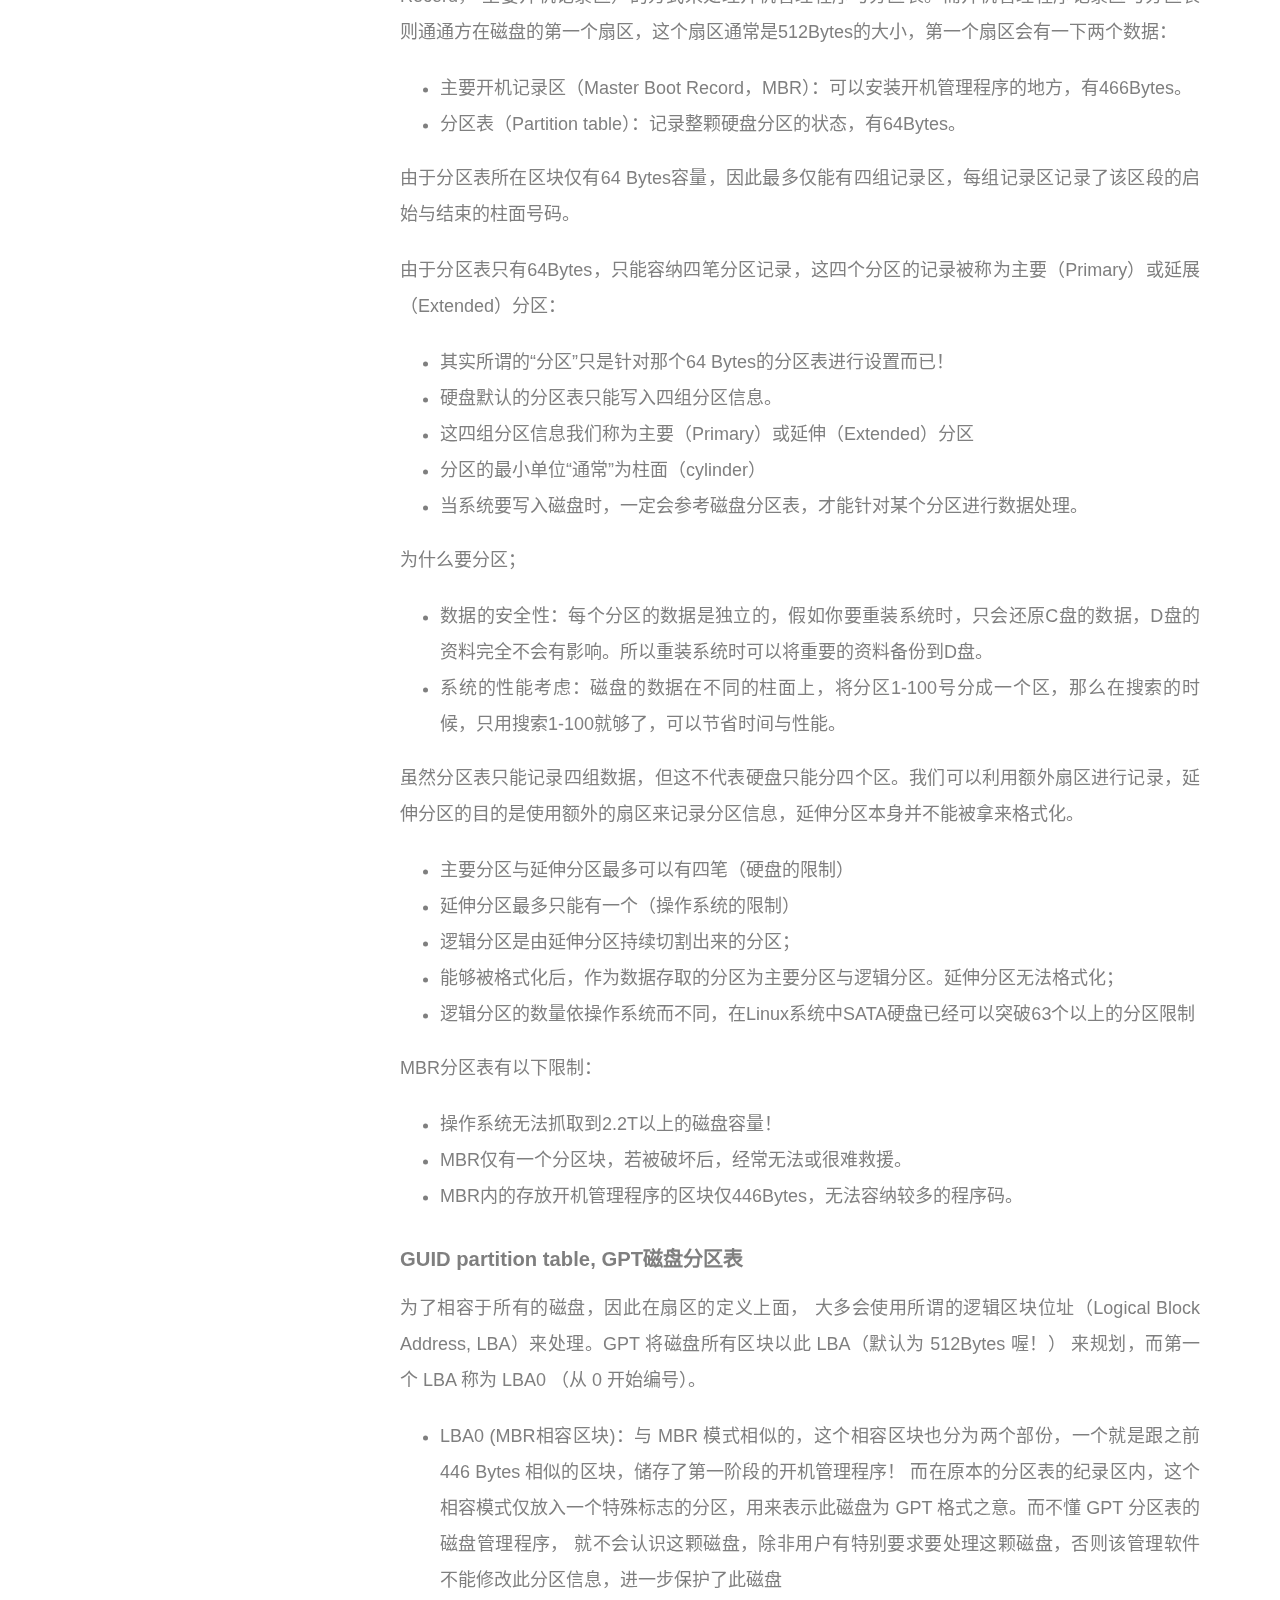
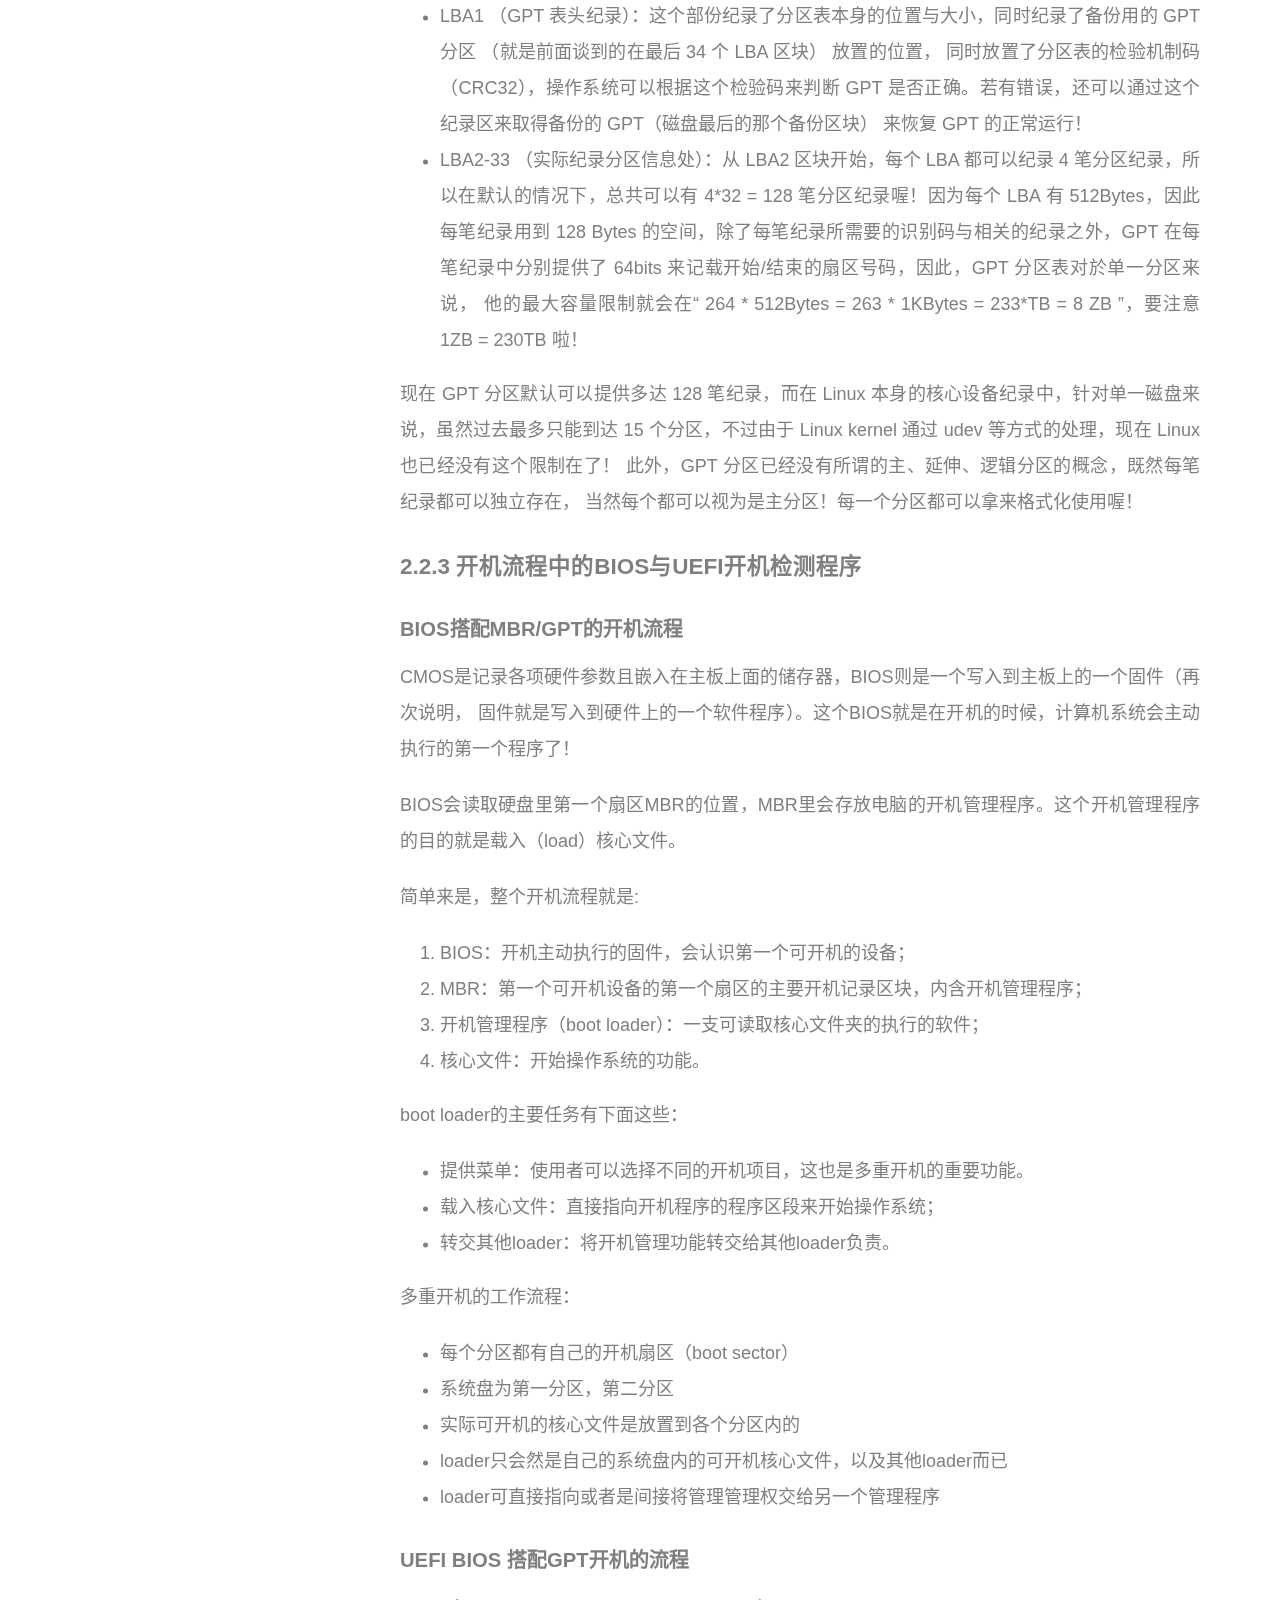
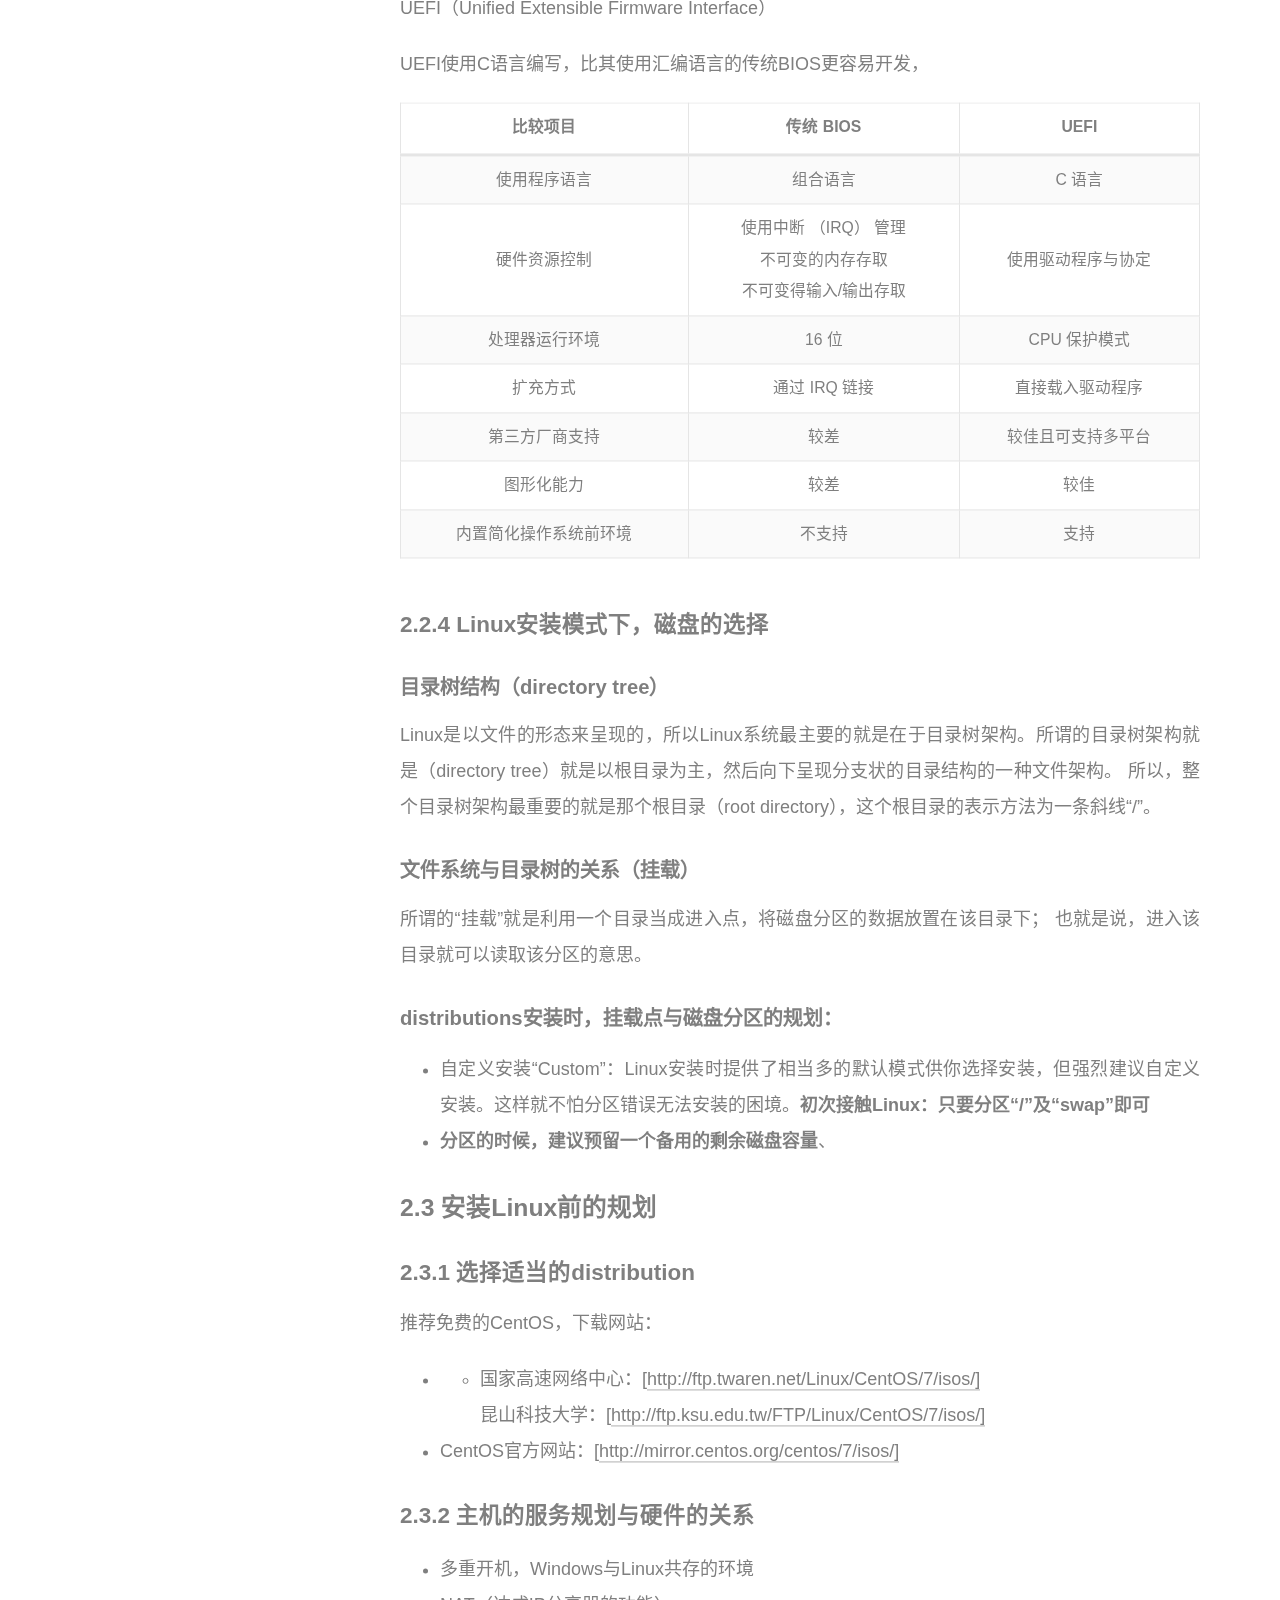
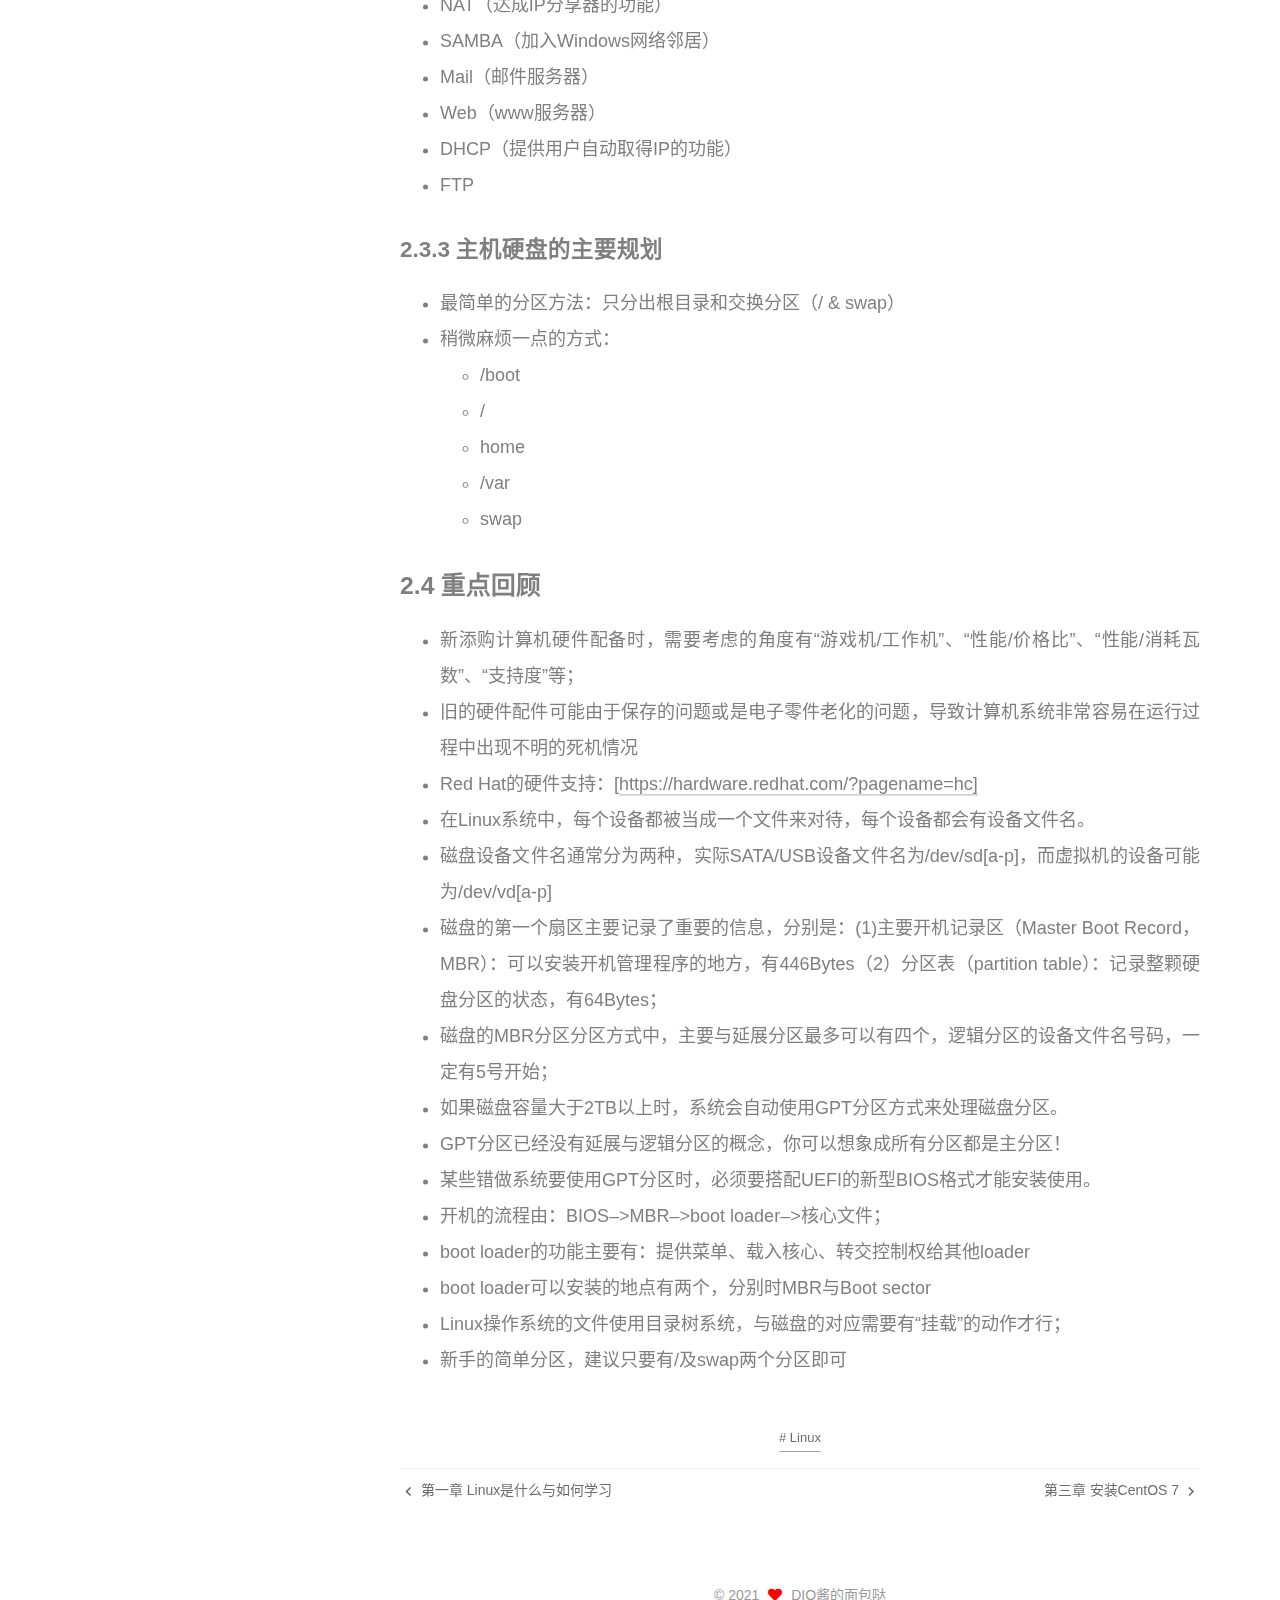
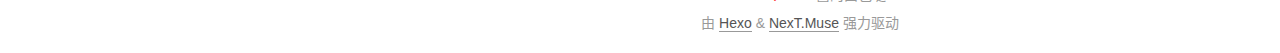
<file: 2021/03/13/第二章 主机规划与磁盘分区/index.html>
<!DOCTYPE html>
<html lang="zh-CN">
<head>
  <meta charset="UTF-8">
<meta name="viewport" content="width=device-width, initial-scale=1, maximum-scale=2">
<meta name="theme-color" content="#222">
<meta name="generator" content="Hexo 5.3.0">
  <link rel="apple-touch-icon" sizes="180x180" href="/images/apple-touch-icon-next.png">
  <link rel="icon" type="image/png" sizes="32x32" href="/images/favicon-32x32-next.png">
  <link rel="icon" type="image/png" sizes="16x16" href="/images/favicon-16x16-next.png">
  <link rel="mask-icon" href="/images/logo.svg" color="#222">

<link rel="stylesheet" href="/css/main.css">


<link rel="stylesheet" href="/lib/font-awesome/css/all.min.css">

<script id="hexo-configurations">
    var NexT = window.NexT || {};
    var CONFIG = {"hostname":"example.com","root":"/","scheme":"Muse","version":"7.8.0","exturl":false,"sidebar":{"position":"left","display":"post","padding":18,"offset":12,"onmobile":false},"copycode":{"enable":false,"show_result":false,"style":null},"back2top":{"enable":true,"sidebar":false,"scrollpercent":false},"bookmark":{"enable":false,"color":"#222","save":"auto"},"fancybox":false,"mediumzoom":false,"lazyload":false,"pangu":false,"comments":{"style":"tabs","active":null,"storage":true,"lazyload":false,"nav":null},"algolia":{"hits":{"per_page":10},"labels":{"input_placeholder":"Search for Posts","hits_empty":"We didn't find any results for the search: ${query}","hits_stats":"${hits} results found in ${time} ms"}},"localsearch":{"enable":false,"trigger":"auto","top_n_per_article":1,"unescape":false,"preload":false},"motion":{"enable":true,"async":false,"transition":{"post_block":"fadeIn","post_header":"slideDownIn","post_body":"slideDownIn","coll_header":"slideLeftIn","sidebar":"slideUpIn"}}};
  </script>

  <meta name="description" content="2.1 Linux与硬件的搭配安装Linux之前应该先确定想达成什么目的。例如：桌面电脑的使用者使用时，应该会用到X Window系统，此时对显卡和内存就有一定的要求，如果想作文件服务器，那么对硬盘和其他存储设备就有一定的要求。 2.1.1 认识计算机的硬件设备游戏机&#x2F;工作机的考虑游戏机建议直接windows，Linux几乎没法玩游戏。工作机的话只是跑跑office和浏览器，入门级的配置就够了 “">
<meta property="og:type" content="article">
<meta property="og:title" content="第二章 主机规划与磁盘分区">
<meta property="og:url" content="http://example.com/2021/03/13/%E7%AC%AC%E4%BA%8C%E7%AB%A0%20%E4%B8%BB%E6%9C%BA%E8%A7%84%E5%88%92%E4%B8%8E%E7%A3%81%E7%9B%98%E5%88%86%E5%8C%BA/index.html">
<meta property="og:site_name" content="我的学习记录">
<meta property="og:description" content="2.1 Linux与硬件的搭配安装Linux之前应该先确定想达成什么目的。例如：桌面电脑的使用者使用时，应该会用到X Window系统，此时对显卡和内存就有一定的要求，如果想作文件服务器，那么对硬盘和其他存储设备就有一定的要求。 2.1.1 认识计算机的硬件设备游戏机&#x2F;工作机的考虑游戏机建议直接windows，Linux几乎没法玩游戏。工作机的话只是跑跑office和浏览器，入门级的配置就够了 “">
<meta property="og:locale" content="zh_CN">
<meta property="article:published_time" content="2021-03-13T05:11:35.633Z">
<meta property="article:modified_time" content="2021-03-13T05:13:41.799Z">
<meta property="article:author" content="DIO酱的面包哒">
<meta property="article:tag" content="Linux">
<meta name="twitter:card" content="summary">

<link rel="canonical" href="http://example.com/2021/03/13/%E7%AC%AC%E4%BA%8C%E7%AB%A0%20%E4%B8%BB%E6%9C%BA%E8%A7%84%E5%88%92%E4%B8%8E%E7%A3%81%E7%9B%98%E5%88%86%E5%8C%BA/">


<script id="page-configurations">
  // https://hexo.io/docs/variables.html
  CONFIG.page = {
    sidebar: "",
    isHome : false,
    isPost : true,
    lang   : 'zh-CN'
  };
</script>

  <title>第二章 主机规划与磁盘分区 | 我的学习记录</title>
  






  <noscript>
  <style>
  .use-motion .brand,
  .use-motion .menu-item,
  .sidebar-inner,
  .use-motion .post-block,
  .use-motion .pagination,
  .use-motion .comments,
  .use-motion .post-header,
  .use-motion .post-body,
  .use-motion .collection-header { opacity: initial; }

  .use-motion .site-title,
  .use-motion .site-subtitle {
    opacity: initial;
    top: initial;
  }

  .use-motion .logo-line-before i { left: initial; }
  .use-motion .logo-line-after i { right: initial; }
  </style>
</noscript>

</head>

<body itemscope itemtype="http://schema.org/WebPage">
  <div class="container use-motion">
    <div class="headband"></div>

    <header class="header" itemscope itemtype="http://schema.org/WPHeader">
      <div class="header-inner"><div class="site-brand-container">
  <div class="site-nav-toggle">
    <div class="toggle" aria-label="切换导航栏">
      <span class="toggle-line toggle-line-first"></span>
      <span class="toggle-line toggle-line-middle"></span>
      <span class="toggle-line toggle-line-last"></span>
    </div>
  </div>

  <div class="site-meta">

    <a href="/" class="brand" rel="start">
      <span class="logo-line-before"><i></i></span>
      <h1 class="site-title">我的学习记录</h1>
      <span class="logo-line-after"><i></i></span>
    </a>
  </div>

  <div class="site-nav-right">
    <div class="toggle popup-trigger">
    </div>
  </div>
</div>




<nav class="site-nav">
  <ul id="menu" class="main-menu menu">
        <li class="menu-item menu-item-home">

    <a href="/" rel="section"><i class="fa fa-home fa-fw"></i>首页</a>

  </li>
        <li class="menu-item menu-item-about">

    <a href="/about/" rel="section"><i class="fa fa-user fa-fw"></i>关于</a>

  </li>
        <li class="menu-item menu-item-tags">

    <a href="/tags/" rel="section"><i class="fa fa-tags fa-fw"></i>标签</a>

  </li>
        <li class="menu-item menu-item-categories">

    <a href="/categories/" rel="section"><i class="fa fa-th fa-fw"></i>分类</a>

  </li>
        <li class="menu-item menu-item-archives">

    <a href="/archives/" rel="section"><i class="fa fa-archive fa-fw"></i>归档</a>

  </li>
  </ul>
</nav>




</div>
    </header>

    
  <div class="back-to-top">
    <i class="fa fa-arrow-up"></i>
    <span>0%</span>
  </div>


    <main class="main">
      <div class="main-inner">
        <div class="content-wrap">
          

          <div class="content post posts-expand">
            

    
  
  
  <article itemscope itemtype="http://schema.org/Article" class="post-block" lang="zh-CN">
    <link itemprop="mainEntityOfPage" href="http://example.com/2021/03/13/%E7%AC%AC%E4%BA%8C%E7%AB%A0%20%E4%B8%BB%E6%9C%BA%E8%A7%84%E5%88%92%E4%B8%8E%E7%A3%81%E7%9B%98%E5%88%86%E5%8C%BA/">

    <span hidden itemprop="author" itemscope itemtype="http://schema.org/Person">
      <meta itemprop="image" content="/images/avatar.gif">
      <meta itemprop="name" content="DIO酱的面包哒">
      <meta itemprop="description" content="收藏与学习">
    </span>

    <span hidden itemprop="publisher" itemscope itemtype="http://schema.org/Organization">
      <meta itemprop="name" content="我的学习记录">
    </span>
      <header class="post-header">
        <h1 class="post-title" itemprop="name headline">
          第二章 主机规划与磁盘分区
        </h1>

        <div class="post-meta">
            <span class="post-meta-item">
              <span class="post-meta-item-icon">
                <i class="far fa-calendar"></i>
              </span>
              <span class="post-meta-item-text">发表于</span>
              

              <time title="创建时间：2021-03-13 13:11:35 / 修改时间：13:13:41" itemprop="dateCreated datePublished" datetime="2021-03-13T13:11:35+08:00">2021-03-13</time>
            </span>

          

        </div>
      </header>

    
    
    
    <div class="post-body" itemprop="articleBody">

      
        <h2 id="2-1-Linux与硬件的搭配"><a href="#2-1-Linux与硬件的搭配" class="headerlink" title="2.1 Linux与硬件的搭配"></a>2.1 Linux与硬件的搭配</h2><p>安装Linux之前应该先确定想达成什么目的。例如：桌面电脑的使用者使用时，应该会用到X Window系统，此时对显卡和内存就有一定的要求，如果想作文件服务器，那么对硬盘和其他存储设备就有一定的要求。</p>
<h3 id="2-1-1-认识计算机的硬件设备"><a href="#2-1-1-认识计算机的硬件设备" class="headerlink" title="2.1.1 认识计算机的硬件设备"></a>2.1.1 认识计算机的硬件设备</h3><h4 id="游戏机-工作机的考虑"><a href="#游戏机-工作机的考虑" class="headerlink" title="游戏机/工作机的考虑"></a>游戏机/工作机的考虑</h4><p>游戏机建议直接windows，Linux几乎没法玩游戏。<br>工作机的话只是跑跑office和浏览器，入门级的配置就够了</p>
<h4 id="“性能-价格”比与“性能-消耗的瓦数”比的考虑"><a href="#“性能-价格”比与“性能-消耗的瓦数”比的考虑" class="headerlink" title="“性能/价格”比与“性能/消耗的瓦数”比的考虑"></a>“性能/价格”比与“性能/消耗的瓦数”比的考虑</h4><p>如果一个产品让你花费了多一倍的钱，但性能只提升了10%，那么这个性能/价格的比值太低，就不建议升级。</p>
<p>如果买来做服务器，那么就要考虑功耗，因为服务器一年365天都在运行。假如机器功耗为50W，那么每年的电费就是0.05W*365天*24小时=438度。一度电一块钱的话，一年也需要400多块钱。</p>
<h4 id="支持度的考虑"><a href="#支持度的考虑" class="headerlink" title="支持度的考虑"></a>支持度的考虑</h4><p>并不是所有硬件都支持Linux，所以购买的时候要调查清楚硬件是否指出Linux</p>
<h4 id="2-1-2-选择与Linux搭配的主机设备"><a href="#2-1-2-选择与Linux搭配的主机设备" class="headerlink" title="2.1.2 选择与Linux搭配的主机设备"></a>2.1.2 选择与Linux搭配的主机设备</h4><p>如果是用老旧设备来运行Linux，可能会导致运行过程中出现死机等情况。（除非真的是上古世纪留下来的传家宝，只要能装上，一般都没什么问题）</p>
<ul>
<li>CPU：只要能支持系统，不会死机就行。现在 i5 系列用着就不错</li>
<li>RAM：内存当然是越大越好，一般小型服务器512MB就够用了。如果想使用X window，那就1G起步。</li>
<li>Hard Disk：一般小型服务器20GB就够用了，大型公司就使用磁盘阵列（RAID）模式了。</li>
<li>VGA：对于不要X Window的服务器来说，显卡一点都不重要。如果使用X window系统时，建议32MB以上的显存容量。</li>
<li>Network Interface Card：目前大多主板都集成了以太网卡。一般都不用担心。</li>
<li>光盘、软盘、键盘与鼠标：这些东西有就行了</li>
</ul>
<h3 id="2-1-3-各硬件设备在Linux中的文件名"><a href="#2-1-3-各硬件设备在Linux中的文件名" class="headerlink" title="2.1.3 各硬件设备在Linux中的文件名"></a>2.1.3 各硬件设备在Linux中的文件名</h3><p>在Linux中，一切皆文件。<br>| 设备              | 设备在Linux内的文件名                                        |<br>| —————– | ———————————————————— |<br>| SCSI/SATA\USB硬盘 | /dev/sd[a-p]                                                 |<br>| USB闪存盘         | /dev/sd[a-p]（与SATA相同）                                   |<br>| VirtI/O界面       | /dev/vd[a-p]（用于虚拟机内）                                 |<br>| 软键机            | /dev/fd[0-7]                                                 |<br>| 打印机            | /dev/lp[0-2] （25针打印机） /dev/usb/lp[0-15]（USB接口）     |<br>| 鼠标              | /dev/input/mouse[0-15]<br />/dev/psaux (PS/2界面)<br />/dev/mouse （当前鼠标） |<br>| CDROM/DVDROM      | /dev/scd[0-1]（通用）<br />/dev/sr[0-1] （通用，CentOS较常见）<br />/dev/cdrom （当前CDROM） |<br>| 磁带机            | /dev/ht0 （IDE界面）<br />/dev/st0 （SATA/SCSI界面）<br />/dev/tape （当前磁带） |<br>| IDE硬盘机         | /dev/hd[a-d] （旧式系统才有）                                |</p>
<p>IDE界面已经被淘汰了，就算有也被仿真成了<code>/dev/sd[a-p]</code><br>虚拟机内的仿真器产生的文件名是<code>/dev/vd[a-p]</code></p>
<h3 id="2-1-4使用虚拟机学习"><a href="#2-1-4使用虚拟机学习" class="headerlink" title="2.1.4使用虚拟机学习"></a>2.1.4使用虚拟机学习</h3><p>在初期的学习阶段，建议使用虚拟机练习。推荐使用VMware[<a target="_blank" rel="noopener" href="https://www.vmware.com/]">https://www.vmware.com/]</a></p>
<h2 id="2-2-磁盘分区"><a href="#2-2-磁盘分区" class="headerlink" title="2.2 磁盘分区"></a>2.2 磁盘分区</h2><p>Windows下使用的是磁盘分区，如：C：D：E：等等。</p>
<h3 id="2-2-1-磁盘连接的方式与设备文件名的关系"><a href="#2-2-1-磁盘连接的方式与设备文件名的关系" class="headerlink" title="2.2.1 磁盘连接的方式与设备文件名的关系"></a>2.2.1 磁盘连接的方式与设备文件名的关系</h3><p>正常的实体机器大概使用的都是<code>/dev/sd[a-]</code>的磁盘文件名，至于虚拟机环境下面，为了加速，可能就会使用<code>/dev/vd[a-p]</code>这种设备文件名。</p>
<p>磁盘盘片上面可以细分出扇区（Sector）与磁道（Track）两种单位，其中扇区的物理设计有两种，分别是512Bytes与4KBytes。</p>
<p>其中，第一个扇区里面含有的重要信息称为MBR（Master Boot Record）格式，但是由于最近磁盘的容量不断扩大，因此后来又多了一种新的磁盘分区格式，称为GPT（GUID partition table）。</p>
<h3 id="MSDOS（MBR）与GPT磁盘分区表（partition-table）"><a href="#MSDOS（MBR）与GPT磁盘分区表（partition-table）" class="headerlink" title="MSDOS（MBR）与GPT磁盘分区表（partition table）"></a>MSDOS（MBR）与GPT磁盘分区表（partition table）</h3><h4 id="MSDOS-（MBR）-分区表格式与限制"><a href="#MSDOS-（MBR）-分区表格式与限制" class="headerlink" title="MSDOS （MBR） 分区表格式与限制"></a>MSDOS （MBR） 分区表格式与限制</h4><p>早期的Linux系统为了相容于Windows的磁盘，因此使用的是支持Windows的MBR（Master Boot Record， 主要开机记录区）的方式来处理开机管理程序与分区表。而开机管理程序记录区与分区表则通通方在磁盘的第一个扇区，这个扇区通常是512Bytes的大小，第一个扇区会有一下两个数据：</p>
<ul>
<li>主要开机记录区（Master Boot Record，MBR）：可以安装开机管理程序的地方，有466Bytes。</li>
<li>分区表（Partition table）：记录整颗硬盘分区的状态，有64Bytes。</li>
</ul>
<p>由于分区表所在区块仅有64 Bytes容量，因此最多仅能有四组记录区，每组记录区记录了该区段的启始与结束的柱面号码。</p>
<p>由于分区表只有64Bytes，只能容纳四笔分区记录，这四个分区的记录被称为主要（Primary）或延展（Extended）分区：</p>
<ul>
<li>其实所谓的“分区”只是针对那个64 Bytes的分区表进行设置而已！</li>
<li>硬盘默认的分区表只能写入四组分区信息。</li>
<li>这四组分区信息我们称为主要（Primary）或延伸（Extended）分区</li>
<li>分区的最小单位“通常”为柱面（cylinder）</li>
<li>当系统要写入磁盘时，一定会参考磁盘分区表，才能针对某个分区进行数据处理。</li>
</ul>
<p>为什么要分区；</p>
<ul>
<li>数据的安全性：每个分区的数据是独立的，假如你要重装系统时，只会还原C盘的数据，D盘的资料完全不会有影响。所以重装系统时可以将重要的资料备份到D盘。</li>
<li>系统的性能考虑：磁盘的数据在不同的柱面上，将分区1-100号分成一个区，那么在搜索的时候，只用搜索1-100就够了，可以节省时间与性能。</li>
</ul>
<p>虽然分区表只能记录四组数据，但这不代表硬盘只能分四个区。我们可以利用额外扇区进行记录，延伸分区的目的是使用额外的扇区来记录分区信息，延伸分区本身并不能被拿来格式化。</p>
<ul>
<li>主要分区与延伸分区最多可以有四笔（硬盘的限制）</li>
<li>延伸分区最多只能有一个（操作系统的限制）</li>
<li>逻辑分区是由延伸分区持续切割出来的分区；</li>
<li>能够被格式化后，作为数据存取的分区为主要分区与逻辑分区。延伸分区无法格式化；</li>
<li>逻辑分区的数量依操作系统而不同，在Linux系统中SATA硬盘已经可以突破63个以上的分区限制</li>
</ul>
<p>MBR分区表有以下限制：</p>
<ul>
<li>操作系统无法抓取到2.2T以上的磁盘容量！</li>
<li>MBR仅有一个分区块，若被破坏后，经常无法或很难救援。</li>
<li>MBR内的存放开机管理程序的区块仅446Bytes，无法容纳较多的程序码。</li>
</ul>
<h4 id="GUID-partition-table-GPT磁盘分区表"><a href="#GUID-partition-table-GPT磁盘分区表" class="headerlink" title="GUID partition table, GPT磁盘分区表"></a>GUID partition table, GPT磁盘分区表</h4><p>为了相容于所有的磁盘，因此在扇区的定义上面， 大多会使用所谓的逻辑区块位址（Logical Block Address, LBA）来处理。GPT 将磁盘所有区块以此 LBA（默认为 512Bytes 喔！） 来规划，而第一个 LBA 称为 LBA0 （从 0 开始编号）。</p>
<ul>
<li>LBA0 (MBR相容区块)：与 MBR 模式相似的，这个相容区块也分为两个部份，一个就是跟之前 446 Bytes 相似的区块，储存了第一阶段的开机管理程序！ 而在原本的分区表的纪录区内，这个相容模式仅放入一个特殊标志的分区，用来表示此磁盘为 GPT 格式之意。而不懂 GPT 分区表的磁盘管理程序， 就不会认识这颗磁盘，除非用户有特别要求要处理这颗磁盘，否则该管理软件不能修改此分区信息，进一步保护了此磁盘</li>
<li>LBA1 （GPT 表头纪录）：这个部份纪录了分区表本身的位置与大小，同时纪录了备份用的 GPT 分区 （就是前面谈到的在最后 34 个 LBA 区块） 放置的位置， 同时放置了分区表的检验机制码 （CRC32），操作系统可以根据这个检验码来判断 GPT 是否正确。若有错误，还可以通过这个纪录区来取得备份的 GPT（磁盘最后的那个备份区块） 来恢复 GPT 的正常运行！</li>
<li>LBA2-33 （实际纪录分区信息处）：从 LBA2 区块开始，每个 LBA 都可以纪录 4 笔分区纪录，所以在默认的情况下，总共可以有 4*32 = 128 笔分区纪录喔！因为每个 LBA 有 512Bytes，因此每笔纪录用到 128 Bytes 的空间，除了每笔纪录所需要的识别码与相关的纪录之外，GPT 在每笔纪录中分别提供了 64bits 来记载开始/结束的扇区号码，因此，GPT 分区表对於单一分区来说， 他的最大容量限制就会在“ 264 * 512Bytes = 263 * 1KBytes = 233*TB = 8 ZB ”，要注意 1ZB = 230TB 啦！ </li>
</ul>
<p>现在 GPT 分区默认可以提供多达 128 笔纪录，而在 Linux 本身的核心设备纪录中，针对单一磁盘来说，虽然过去最多只能到达 15 个分区，不过由于 Linux kernel 通过 udev 等方式的处理，现在 Linux 也已经没有这个限制在了！ 此外，GPT 分区已经没有所谓的主、延伸、逻辑分区的概念，既然每笔纪录都可以独立存在， 当然每个都可以视为是主分区！每一个分区都可以拿来格式化使用喔！</p>
<h3 id="2-2-3-开机流程中的BIOS与UEFI开机检测程序"><a href="#2-2-3-开机流程中的BIOS与UEFI开机检测程序" class="headerlink" title="2.2.3 开机流程中的BIOS与UEFI开机检测程序"></a>2.2.3 开机流程中的BIOS与UEFI开机检测程序</h3><h4 id="BIOS搭配MBR-GPT的开机流程"><a href="#BIOS搭配MBR-GPT的开机流程" class="headerlink" title="BIOS搭配MBR/GPT的开机流程"></a>BIOS搭配MBR/GPT的开机流程</h4><p>CMOS是记录各项硬件参数且嵌入在主板上面的储存器，BIOS则是一个写入到主板上的一个固件（再次说明， 固件就是写入到硬件上的一个软件程序）。这个BIOS就是在开机的时候，计算机系统会主动执行的第一个程序了！</p>
<p>BIOS会读取硬盘里第一个扇区MBR的位置，MBR里会存放电脑的开机管理程序。这个开机管理程序的目的就是载入（load）核心文件。</p>
<p>简单来是，整个开机流程就是:</p>
<ol>
<li>BIOS：开机主动执行的固件，会认识第一个可开机的设备；</li>
<li>MBR：第一个可开机设备的第一个扇区的主要开机记录区块，内含开机管理程序；</li>
<li>开机管理程序（boot loader）：一支可读取核心文件夹的执行的软件；</li>
<li>核心文件：开始操作系统的功能。</li>
</ol>
<p>boot loader的主要任务有下面这些：</p>
<ul>
<li>提供菜单：使用者可以选择不同的开机项目，这也是多重开机的重要功能。</li>
<li>载入核心文件：直接指向开机程序的程序区段来开始操作系统；</li>
<li>转交其他loader：将开机管理功能转交给其他loader负责。</li>
</ul>
<p>多重开机的工作流程：</p>
<ul>
<li>每个分区都有自己的开机扇区（boot sector）</li>
<li>系统盘为第一分区，第二分区</li>
<li>实际可开机的核心文件是放置到各个分区内的</li>
<li>loader只会然是自己的系统盘内的可开机核心文件，以及其他loader而已</li>
<li>loader可直接指向或者是间接将管理管理权交给另一个管理程序</li>
</ul>
<h4 id="UEFI-BIOS-搭配GPT开机的流程"><a href="#UEFI-BIOS-搭配GPT开机的流程" class="headerlink" title="UEFI BIOS 搭配GPT开机的流程"></a>UEFI BIOS 搭配GPT开机的流程</h4><p>UEFI（Unified Extensible Firmware Interface）</p>
<p>UEFI使用C语言编写，比其使用汇编语言的传统BIOS更容易开发，</p>
<table>
<thead>
<tr>
<th align="center">比较项目</th>
<th align="center">传统 BIOS</th>
<th align="center">UEFI</th>
</tr>
</thead>
<tbody><tr>
<td align="center">使用程序语言</td>
<td align="center">组合语言</td>
<td align="center">C 语言</td>
</tr>
<tr>
<td align="center">硬件资源控制</td>
<td align="center">使用中断 （IRQ） 管理<br/>不可变的内存存取<br/>不可变得输入/输出存取</td>
<td align="center">使用驱动程序与协定</td>
</tr>
<tr>
<td align="center">处理器运行环境</td>
<td align="center">16 位</td>
<td align="center">CPU 保护模式</td>
</tr>
<tr>
<td align="center">扩充方式</td>
<td align="center">通过 IRQ 链接</td>
<td align="center">直接载入驱动程序</td>
</tr>
<tr>
<td align="center">第三方厂商支持</td>
<td align="center">较差</td>
<td align="center">较佳且可支持多平台</td>
</tr>
<tr>
<td align="center">图形化能力</td>
<td align="center">较差</td>
<td align="center">较佳</td>
</tr>
<tr>
<td align="center">内置简化操作系统前环境</td>
<td align="center">不支持</td>
<td align="center">支持</td>
</tr>
</tbody></table>
<h3 id="2-2-4-Linux安装模式下，磁盘的选择"><a href="#2-2-4-Linux安装模式下，磁盘的选择" class="headerlink" title="2.2.4 Linux安装模式下，磁盘的选择"></a>2.2.4 Linux安装模式下，磁盘的选择</h3><h4 id="目录树结构（directory-tree）"><a href="#目录树结构（directory-tree）" class="headerlink" title="目录树结构（directory tree）"></a>目录树结构（directory tree）</h4><p>Linux是以文件的形态来呈现的，所以Linux系统最主要的就是在于目录树架构。所谓的目录树架构就是（directory tree）就是以根目录为主，然后向下呈现分支状的目录结构的一种文件架构。 所以，整个目录树架构最重要的就是那个根目录（root directory），这个根目录的表示方法为一条斜线“/”。</p>
<h4 id="文件系统与目录树的关系（挂载）"><a href="#文件系统与目录树的关系（挂载）" class="headerlink" title="文件系统与目录树的关系（挂载）"></a>文件系统与目录树的关系（挂载）</h4><p>所谓的“挂载”就是利用一个目录当成进入点，将磁盘分区的数据放置在该目录下； 也就是说，进入该目录就可以读取该分区的意思。</p>
<h4 id="distributions安装时，挂载点与磁盘分区的规划："><a href="#distributions安装时，挂载点与磁盘分区的规划：" class="headerlink" title="distributions安装时，挂载点与磁盘分区的规划："></a>distributions安装时，挂载点与磁盘分区的规划：</h4><ul>
<li>自定义安装“Custom”：Linux安装时提供了相当多的默认模式供你选择安装，但强烈建议自定义安装。这样就不怕分区错误无法安装的困境。<strong>初次接触Linux：只要分区“/”及“swap”即可</strong></li>
<li><strong>分区的时候，建议预留一个备用的剩余磁盘容量</strong>、</li>
</ul>
<h2 id="2-3-安装Linux前的规划"><a href="#2-3-安装Linux前的规划" class="headerlink" title="2.3 安装Linux前的规划"></a>2.3 安装Linux前的规划</h2><h3 id="2-3-1-选择适当的distribution"><a href="#2-3-1-选择适当的distribution" class="headerlink" title="2.3.1 选择适当的distribution"></a>2.3.1 选择适当的distribution</h3><p>推荐免费的CentOS，下载网站：</p>
<ul>
<li><ul>
<li>国家高速网络中心：[<a target="_blank" rel="noopener" href="http://ftp.twaren.net/Linux/CentOS/7/isos/]">http://ftp.twaren.net/Linux/CentOS/7/isos/]</a><br>昆山科技大学：[<a target="_blank" rel="noopener" href="http://ftp.ksu.edu.tw/FTP/Linux/CentOS/7/isos/]">http://ftp.ksu.edu.tw/FTP/Linux/CentOS/7/isos/]</a></li>
</ul>
</li>
<li>CentOS官方网站：[<a target="_blank" rel="noopener" href="http://mirror.centos.org/centos/7/isos/]">http://mirror.centos.org/centos/7/isos/]</a></li>
</ul>
<h3 id="2-3-2-主机的服务规划与硬件的关系"><a href="#2-3-2-主机的服务规划与硬件的关系" class="headerlink" title="2.3.2 主机的服务规划与硬件的关系"></a>2.3.2 主机的服务规划与硬件的关系</h3><ul>
<li>多重开机，Windows与Linux共存的环境</li>
<li>NAT（达成IP分享器的功能）</li>
<li>SAMBA（加入Windows网络邻居）</li>
<li>Mail（邮件服务器）</li>
<li>Web（www服务器）</li>
<li>DHCP（提供用户自动取得IP的功能）</li>
<li>FTP</li>
</ul>
<h3 id="2-3-3-主机硬盘的主要规划"><a href="#2-3-3-主机硬盘的主要规划" class="headerlink" title="2.3.3 主机硬盘的主要规划"></a>2.3.3 主机硬盘的主要规划</h3><ul>
<li>最简单的分区方法：只分出根目录和交换分区（/ &amp; swap）</li>
<li>稍微麻烦一点的方式：<ul>
<li>/boot</li>
<li>/</li>
<li>home</li>
<li>/var</li>
<li>swap</li>
</ul>
</li>
</ul>
<h2 id="2-4-重点回顾"><a href="#2-4-重点回顾" class="headerlink" title="2.4 重点回顾"></a>2.4 重点回顾</h2><ul>
<li>新添购计算机硬件配备时，需要考虑的角度有“游戏机/工作机”、“性能/价格比”、“性能/消耗瓦数”、“支持度”等；</li>
<li>旧的硬件配件可能由于保存的问题或是电子零件老化的问题，导致计算机系统非常容易在运行过程中出现不明的死机情况</li>
<li>Red Hat的硬件支持：[<a target="_blank" rel="noopener" href="https://hardware.redhat.com/?pagename=hc%5D">https://hardware.redhat.com/?pagename=hc]</a></li>
<li>在Linux系统中，每个设备都被当成一个文件来对待，每个设备都会有设备文件名。</li>
<li>磁盘设备文件名通常分为两种，实际SATA/USB设备文件名为/dev/sd[a-p]，而虚拟机的设备可能为/dev/vd[a-p]</li>
<li>磁盘的第一个扇区主要记录了重要的信息，分别是：(1)主要开机记录区（Master Boot Record，MBR）：可以安装开机管理程序的地方，有446Bytes（2）分区表（partition table）：记录整颗硬盘分区的状态，有64Bytes；</li>
<li>磁盘的MBR分区分区方式中，主要与延展分区最多可以有四个，逻辑分区的设备文件名号码，一定有5号开始；</li>
<li>如果磁盘容量大于2TB以上时，系统会自动使用GPT分区方式来处理磁盘分区。</li>
<li>GPT分区已经没有延展与逻辑分区的概念，你可以想象成所有分区都是主分区！</li>
<li>某些错做系统要使用GPT分区时，必须要搭配UEFI的新型BIOS格式才能安装使用。</li>
<li>开机的流程由：BIOS–&gt;MBR–&gt;boot loader–&gt;核心文件；</li>
<li>boot loader的功能主要有：提供菜单、载入核心、转交控制权给其他loader</li>
<li>boot loader可以安装的地点有两个，分别时MBR与Boot sector</li>
<li>Linux操作系统的文件使用目录树系统，与磁盘的对应需要有“挂载”的动作才行；</li>
<li>新手的简单分区，建议只要有/及swap两个分区即可</li>
</ul>

    </div>

    
    
    

      <footer class="post-footer">
          <div class="post-tags">
              <a href="/tags/Linux/" rel="tag"># Linux</a>
          </div>

        


        
    <div class="post-nav">
      <div class="post-nav-item">
    <a href="/2021/03/07/%E7%AC%AC%E4%B8%80%E7%AB%A0%20Linux%E6%98%AF%E4%BB%80%E4%B9%88%E5%A6%82%E4%BD%95%E5%AD%A6%E4%B9%A0/" rel="prev" title="第一章 Linux是什么与如何学习">
      <i class="fa fa-chevron-left"></i> 第一章 Linux是什么与如何学习
    </a></div>
      <div class="post-nav-item">
    <a href="/2021/03/13/%E7%AC%AC%E4%B8%89%E7%AB%A0%20%E5%AE%89%E8%A3%85CentOS%207/" rel="next" title="第三章 安装CentOS 7">
      第三章 安装CentOS 7 <i class="fa fa-chevron-right"></i>
    </a></div>
    </div>
      </footer>
    
  </article>
  
  
  



          </div>
          

<script>
  window.addEventListener('tabs:register', () => {
    let { activeClass } = CONFIG.comments;
    if (CONFIG.comments.storage) {
      activeClass = localStorage.getItem('comments_active') || activeClass;
    }
    if (activeClass) {
      let activeTab = document.querySelector(`a[href="#comment-${activeClass}"]`);
      if (activeTab) {
        activeTab.click();
      }
    }
  });
  if (CONFIG.comments.storage) {
    window.addEventListener('tabs:click', event => {
      if (!event.target.matches('.tabs-comment .tab-content .tab-pane')) return;
      let commentClass = event.target.classList[1];
      localStorage.setItem('comments_active', commentClass);
    });
  }
</script>

        </div>
          
  
  <div class="toggle sidebar-toggle">
    <span class="toggle-line toggle-line-first"></span>
    <span class="toggle-line toggle-line-middle"></span>
    <span class="toggle-line toggle-line-last"></span>
  </div>

  <aside class="sidebar">
    <div class="sidebar-inner">

      <ul class="sidebar-nav motion-element">
        <li class="sidebar-nav-toc">
          文章目录
        </li>
        <li class="sidebar-nav-overview">
          站点概览
        </li>
      </ul>

      <!--noindex-->
      <div class="post-toc-wrap sidebar-panel">
          <div class="post-toc motion-element"><ol class="nav"><li class="nav-item nav-level-2"><a class="nav-link" href="#2-1-Linux%E4%B8%8E%E7%A1%AC%E4%BB%B6%E7%9A%84%E6%90%AD%E9%85%8D"><span class="nav-number">1.</span> <span class="nav-text">2.1 Linux与硬件的搭配</span></a><ol class="nav-child"><li class="nav-item nav-level-3"><a class="nav-link" href="#2-1-1-%E8%AE%A4%E8%AF%86%E8%AE%A1%E7%AE%97%E6%9C%BA%E7%9A%84%E7%A1%AC%E4%BB%B6%E8%AE%BE%E5%A4%87"><span class="nav-number">1.1.</span> <span class="nav-text">2.1.1 认识计算机的硬件设备</span></a><ol class="nav-child"><li class="nav-item nav-level-4"><a class="nav-link" href="#%E6%B8%B8%E6%88%8F%E6%9C%BA-%E5%B7%A5%E4%BD%9C%E6%9C%BA%E7%9A%84%E8%80%83%E8%99%91"><span class="nav-number">1.1.1.</span> <span class="nav-text">游戏机&#x2F;工作机的考虑</span></a></li><li class="nav-item nav-level-4"><a class="nav-link" href="#%E2%80%9C%E6%80%A7%E8%83%BD-%E4%BB%B7%E6%A0%BC%E2%80%9D%E6%AF%94%E4%B8%8E%E2%80%9C%E6%80%A7%E8%83%BD-%E6%B6%88%E8%80%97%E7%9A%84%E7%93%A6%E6%95%B0%E2%80%9D%E6%AF%94%E7%9A%84%E8%80%83%E8%99%91"><span class="nav-number">1.1.2.</span> <span class="nav-text">“性能&#x2F;价格”比与“性能&#x2F;消耗的瓦数”比的考虑</span></a></li><li class="nav-item nav-level-4"><a class="nav-link" href="#%E6%94%AF%E6%8C%81%E5%BA%A6%E7%9A%84%E8%80%83%E8%99%91"><span class="nav-number">1.1.3.</span> <span class="nav-text">支持度的考虑</span></a></li><li class="nav-item nav-level-4"><a class="nav-link" href="#2-1-2-%E9%80%89%E6%8B%A9%E4%B8%8ELinux%E6%90%AD%E9%85%8D%E7%9A%84%E4%B8%BB%E6%9C%BA%E8%AE%BE%E5%A4%87"><span class="nav-number">1.1.4.</span> <span class="nav-text">2.1.2 选择与Linux搭配的主机设备</span></a></li></ol></li><li class="nav-item nav-level-3"><a class="nav-link" href="#2-1-3-%E5%90%84%E7%A1%AC%E4%BB%B6%E8%AE%BE%E5%A4%87%E5%9C%A8Linux%E4%B8%AD%E7%9A%84%E6%96%87%E4%BB%B6%E5%90%8D"><span class="nav-number">1.2.</span> <span class="nav-text">2.1.3 各硬件设备在Linux中的文件名</span></a></li><li class="nav-item nav-level-3"><a class="nav-link" href="#2-1-4%E4%BD%BF%E7%94%A8%E8%99%9A%E6%8B%9F%E6%9C%BA%E5%AD%A6%E4%B9%A0"><span class="nav-number">1.3.</span> <span class="nav-text">2.1.4使用虚拟机学习</span></a></li></ol></li><li class="nav-item nav-level-2"><a class="nav-link" href="#2-2-%E7%A3%81%E7%9B%98%E5%88%86%E5%8C%BA"><span class="nav-number">2.</span> <span class="nav-text">2.2 磁盘分区</span></a><ol class="nav-child"><li class="nav-item nav-level-3"><a class="nav-link" href="#2-2-1-%E7%A3%81%E7%9B%98%E8%BF%9E%E6%8E%A5%E7%9A%84%E6%96%B9%E5%BC%8F%E4%B8%8E%E8%AE%BE%E5%A4%87%E6%96%87%E4%BB%B6%E5%90%8D%E7%9A%84%E5%85%B3%E7%B3%BB"><span class="nav-number">2.1.</span> <span class="nav-text">2.2.1 磁盘连接的方式与设备文件名的关系</span></a></li><li class="nav-item nav-level-3"><a class="nav-link" href="#MSDOS%EF%BC%88MBR%EF%BC%89%E4%B8%8EGPT%E7%A3%81%E7%9B%98%E5%88%86%E5%8C%BA%E8%A1%A8%EF%BC%88partition-table%EF%BC%89"><span class="nav-number">2.2.</span> <span class="nav-text">MSDOS（MBR）与GPT磁盘分区表（partition table）</span></a><ol class="nav-child"><li class="nav-item nav-level-4"><a class="nav-link" href="#MSDOS-%EF%BC%88MBR%EF%BC%89-%E5%88%86%E5%8C%BA%E8%A1%A8%E6%A0%BC%E5%BC%8F%E4%B8%8E%E9%99%90%E5%88%B6"><span class="nav-number">2.2.1.</span> <span class="nav-text">MSDOS （MBR） 分区表格式与限制</span></a></li><li class="nav-item nav-level-4"><a class="nav-link" href="#GUID-partition-table-GPT%E7%A3%81%E7%9B%98%E5%88%86%E5%8C%BA%E8%A1%A8"><span class="nav-number">2.2.2.</span> <span class="nav-text">GUID partition table, GPT磁盘分区表</span></a></li></ol></li><li class="nav-item nav-level-3"><a class="nav-link" href="#2-2-3-%E5%BC%80%E6%9C%BA%E6%B5%81%E7%A8%8B%E4%B8%AD%E7%9A%84BIOS%E4%B8%8EUEFI%E5%BC%80%E6%9C%BA%E6%A3%80%E6%B5%8B%E7%A8%8B%E5%BA%8F"><span class="nav-number">2.3.</span> <span class="nav-text">2.2.3 开机流程中的BIOS与UEFI开机检测程序</span></a><ol class="nav-child"><li class="nav-item nav-level-4"><a class="nav-link" href="#BIOS%E6%90%AD%E9%85%8DMBR-GPT%E7%9A%84%E5%BC%80%E6%9C%BA%E6%B5%81%E7%A8%8B"><span class="nav-number">2.3.1.</span> <span class="nav-text">BIOS搭配MBR&#x2F;GPT的开机流程</span></a></li><li class="nav-item nav-level-4"><a class="nav-link" href="#UEFI-BIOS-%E6%90%AD%E9%85%8DGPT%E5%BC%80%E6%9C%BA%E7%9A%84%E6%B5%81%E7%A8%8B"><span class="nav-number">2.3.2.</span> <span class="nav-text">UEFI BIOS 搭配GPT开机的流程</span></a></li></ol></li><li class="nav-item nav-level-3"><a class="nav-link" href="#2-2-4-Linux%E5%AE%89%E8%A3%85%E6%A8%A1%E5%BC%8F%E4%B8%8B%EF%BC%8C%E7%A3%81%E7%9B%98%E7%9A%84%E9%80%89%E6%8B%A9"><span class="nav-number">2.4.</span> <span class="nav-text">2.2.4 Linux安装模式下，磁盘的选择</span></a><ol class="nav-child"><li class="nav-item nav-level-4"><a class="nav-link" href="#%E7%9B%AE%E5%BD%95%E6%A0%91%E7%BB%93%E6%9E%84%EF%BC%88directory-tree%EF%BC%89"><span class="nav-number">2.4.1.</span> <span class="nav-text">目录树结构（directory tree）</span></a></li><li class="nav-item nav-level-4"><a class="nav-link" href="#%E6%96%87%E4%BB%B6%E7%B3%BB%E7%BB%9F%E4%B8%8E%E7%9B%AE%E5%BD%95%E6%A0%91%E7%9A%84%E5%85%B3%E7%B3%BB%EF%BC%88%E6%8C%82%E8%BD%BD%EF%BC%89"><span class="nav-number">2.4.2.</span> <span class="nav-text">文件系统与目录树的关系（挂载）</span></a></li><li class="nav-item nav-level-4"><a class="nav-link" href="#distributions%E5%AE%89%E8%A3%85%E6%97%B6%EF%BC%8C%E6%8C%82%E8%BD%BD%E7%82%B9%E4%B8%8E%E7%A3%81%E7%9B%98%E5%88%86%E5%8C%BA%E7%9A%84%E8%A7%84%E5%88%92%EF%BC%9A"><span class="nav-number">2.4.3.</span> <span class="nav-text">distributions安装时，挂载点与磁盘分区的规划：</span></a></li></ol></li></ol></li><li class="nav-item nav-level-2"><a class="nav-link" href="#2-3-%E5%AE%89%E8%A3%85Linux%E5%89%8D%E7%9A%84%E8%A7%84%E5%88%92"><span class="nav-number">3.</span> <span class="nav-text">2.3 安装Linux前的规划</span></a><ol class="nav-child"><li class="nav-item nav-level-3"><a class="nav-link" href="#2-3-1-%E9%80%89%E6%8B%A9%E9%80%82%E5%BD%93%E7%9A%84distribution"><span class="nav-number">3.1.</span> <span class="nav-text">2.3.1 选择适当的distribution</span></a></li><li class="nav-item nav-level-3"><a class="nav-link" href="#2-3-2-%E4%B8%BB%E6%9C%BA%E7%9A%84%E6%9C%8D%E5%8A%A1%E8%A7%84%E5%88%92%E4%B8%8E%E7%A1%AC%E4%BB%B6%E7%9A%84%E5%85%B3%E7%B3%BB"><span class="nav-number">3.2.</span> <span class="nav-text">2.3.2 主机的服务规划与硬件的关系</span></a></li><li class="nav-item nav-level-3"><a class="nav-link" href="#2-3-3-%E4%B8%BB%E6%9C%BA%E7%A1%AC%E7%9B%98%E7%9A%84%E4%B8%BB%E8%A6%81%E8%A7%84%E5%88%92"><span class="nav-number">3.3.</span> <span class="nav-text">2.3.3 主机硬盘的主要规划</span></a></li></ol></li><li class="nav-item nav-level-2"><a class="nav-link" href="#2-4-%E9%87%8D%E7%82%B9%E5%9B%9E%E9%A1%BE"><span class="nav-number">4.</span> <span class="nav-text">2.4 重点回顾</span></a></li></ol></div>
      </div>
      <!--/noindex-->

      <div class="site-overview-wrap sidebar-panel">
        <div class="site-author motion-element" itemprop="author" itemscope itemtype="http://schema.org/Person">
  <p class="site-author-name" itemprop="name">DIO酱的面包哒</p>
  <div class="site-description" itemprop="description">收藏与学习</div>
</div>
<div class="site-state-wrap motion-element">
  <nav class="site-state">
      <div class="site-state-item site-state-posts">
          <a href="/archives/">
        
          <span class="site-state-item-count">6</span>
          <span class="site-state-item-name">日志</span>
        </a>
      </div>
      <div class="site-state-item site-state-tags">
        <span class="site-state-item-count">1</span>
        <span class="site-state-item-name">标签</span>
      </div>
  </nav>
</div>



      </div>

    </div>
  </aside>
  <div id="sidebar-dimmer"></div>


      </div>
    </main>

    <footer class="footer">
      <div class="footer-inner">
        

        

<div class="copyright">
  
  &copy; 
  <span itemprop="copyrightYear">2021</span>
  <span class="with-love">
    <i class="fa fa-heart"></i>
  </span>
  <span class="author" itemprop="copyrightHolder">DIO酱的面包哒</span>
</div>
  <div class="powered-by">由 <a href="https://hexo.io/" class="theme-link" rel="noopener" target="_blank">Hexo</a> & <a href="https://muse.theme-next.org/" class="theme-link" rel="noopener" target="_blank">NexT.Muse</a> 强力驱动
  </div>

        








      </div>
    </footer>
  </div>

  
  <script src="/lib/anime.min.js"></script>
  <script src="/lib/velocity/velocity.min.js"></script>
  <script src="/lib/velocity/velocity.ui.min.js"></script>

<script src="/js/utils.js"></script>

<script src="/js/motion.js"></script>


<script src="/js/schemes/muse.js"></script>


<script src="/js/next-boot.js"></script>




  















  

  

</body>
</html>
</file>
<file: css/main.css>
:root {
  --body-bg-color: #fff;
  --content-bg-color: #fff;
  --card-bg-color: #f5f5f5;
  --text-color: #555;
  --blockquote-color: #666;
  --link-color: #555;
  --link-hover-color: #222;
  --brand-color: #fff;
  --brand-hover-color: #fff;
  --table-row-odd-bg-color: #f9f9f9;
  --table-row-hover-bg-color: #f5f5f5;
  --menu-item-bg-color: #f5f5f5;
  --btn-default-bg: #222;
  --btn-default-color: #fff;
  --btn-default-border-color: #222;
  --btn-default-hover-bg: #fff;
  --btn-default-hover-color: #222;
  --btn-default-hover-border-color: #222;
}
html {
  line-height: 1.15; /* 1 */
  -webkit-text-size-adjust: 100%; /* 2 */
}
body {
  margin: 0;
}
main {
  display: block;
}
h1 {
  font-size: 2em;
  margin: 0.67em 0;
}
hr {
  box-sizing: content-box; /* 1 */
  height: 0; /* 1 */
  overflow: visible; /* 2 */
}
pre {
  font-family: monospace, monospace; /* 1 */
  font-size: 1em; /* 2 */
}
a {
  background: transparent;
}
abbr[title] {
  border-bottom: none; /* 1 */
  text-decoration: underline; /* 2 */
  text-decoration: underline dotted; /* 2 */
}
b,
strong {
  font-weight: bolder;
}
code,
kbd,
samp {
  font-family: monospace, monospace; /* 1 */
  font-size: 1em; /* 2 */
}
small {
  font-size: 80%;
}
sub,
sup {
  font-size: 75%;
  line-height: 0;
  position: relative;
  vertical-align: baseline;
}
sub {
  bottom: -0.25em;
}
sup {
  top: -0.5em;
}
img {
  border-style: none;
}
button,
input,
optgroup,
select,
textarea {
  font-family: inherit; /* 1 */
  font-size: 100%; /* 1 */
  line-height: 1.15; /* 1 */
  margin: 0; /* 2 */
}
button,
input {
/* 1 */
  overflow: visible;
}
button,
select {
/* 1 */
  text-transform: none;
}
button,
[type='button'],
[type='reset'],
[type='submit'] {
  -webkit-appearance: button;
}
button::-moz-focus-inner,
[type='button']::-moz-focus-inner,
[type='reset']::-moz-focus-inner,
[type='submit']::-moz-focus-inner {
  border-style: none;
  padding: 0;
}
button:-moz-focusring,
[type='button']:-moz-focusring,
[type='reset']:-moz-focusring,
[type='submit']:-moz-focusring {
  outline: 1px dotted ButtonText;
}
fieldset {
  padding: 0.35em 0.75em 0.625em;
}
legend {
  box-sizing: border-box; /* 1 */
  color: inherit; /* 2 */
  display: table; /* 1 */
  max-width: 100%; /* 1 */
  padding: 0; /* 3 */
  white-space: normal; /* 1 */
}
progress {
  vertical-align: baseline;
}
textarea {
  overflow: auto;
}
[type='checkbox'],
[type='radio'] {
  box-sizing: border-box; /* 1 */
  padding: 0; /* 2 */
}
[type='number']::-webkit-inner-spin-button,
[type='number']::-webkit-outer-spin-button {
  height: auto;
}
[type='search'] {
  outline-offset: -2px; /* 2 */
  -webkit-appearance: textfield; /* 1 */
}
[type='search']::-webkit-search-decoration {
  -webkit-appearance: none;
}
::-webkit-file-upload-button {
  font: inherit; /* 2 */
  -webkit-appearance: button; /* 1 */
}
details {
  display: block;
}
summary {
  display: list-item;
}
template {
  display: none;
}
[hidden] {
  display: none;
}
::selection {
  background: #262a30;
  color: #eee;
}
html,
body {
  height: 100%;
}
body {
  background: var(--body-bg-color);
  color: var(--text-color);
  font-family: 'Lato', "PingFang SC", "Microsoft YaHei", sans-serif;
  font-size: 1em;
  line-height: 2;
}
@media (max-width: 991px) {
  body {
    padding-left: 0 !important;
    padding-right: 0 !important;
  }
}
h1,
h2,
h3,
h4,
h5,
h6 {
  font-family: 'Lato', "PingFang SC", "Microsoft YaHei", sans-serif;
  font-weight: bold;
  line-height: 1.5;
  margin: 20px 0 15px;
}
h1 {
  font-size: 1.5em;
}
h2 {
  font-size: 1.375em;
}
h3 {
  font-size: 1.25em;
}
h4 {
  font-size: 1.125em;
}
h5 {
  font-size: 1em;
}
h6 {
  font-size: 0.875em;
}
p {
  margin: 0 0 20px 0;
}
a,
span.exturl {
  border-bottom: 1px solid #999;
  color: var(--link-color);
  outline: 0;
  text-decoration: none;
  overflow-wrap: break-word;
  word-wrap: break-word;
  cursor: pointer;
}
a:hover,
span.exturl:hover {
  border-bottom-color: var(--link-hover-color);
  color: var(--link-hover-color);
}
iframe,
img,
video {
  display: block;
  margin-left: auto;
  margin-right: auto;
  max-width: 100%;
}
hr {
  background-image: repeating-linear-gradient(-45deg, #ddd, #ddd 4px, transparent 4px, transparent 8px);
  border: 0;
  height: 3px;
  margin: 40px 0;
}
blockquote {
  border-left: 4px solid #ddd;
  color: var(--blockquote-color);
  margin: 0;
  padding: 0 15px;
}
blockquote cite::before {
  content: '-';
  padding: 0 5px;
}
dt {
  font-weight: bold;
}
dd {
  margin: 0;
  padding: 0;
}
kbd {
  background-color: #f5f5f5;
  background-image: linear-gradient(#eee, #fff, #eee);
  border: 1px solid #ccc;
  border-radius: 0.2em;
  box-shadow: 0.1em 0.1em 0.2em rgba(0,0,0,0.1);
  color: #555;
  font-family: inherit;
  padding: 0.1em 0.3em;
  white-space: nowrap;
}
.table-container {
  overflow: auto;
}
table {
  border-collapse: collapse;
  border-spacing: 0;
  font-size: 0.875em;
  margin: 0 0 20px 0;
  width: 100%;
}
tbody tr:nth-of-type(odd) {
  background: var(--table-row-odd-bg-color);
}
tbody tr:hover {
  background: var(--table-row-hover-bg-color);
}
caption,
th,
td {
  font-weight: normal;
  padding: 8px;
  vertical-align: middle;
}
th,
td {
  border: 1px solid #ddd;
  border-bottom: 3px solid #ddd;
}
th {
  font-weight: 700;
  padding-bottom: 10px;
}
td {
  border-bottom-width: 1px;
}
.btn {
  background: var(--btn-default-bg);
  border: 2px solid var(--btn-default-border-color);
  border-radius: 0;
  color: var(--btn-default-color);
  display: inline-block;
  font-size: 0.875em;
  line-height: 2;
  padding: 0 20px;
  text-decoration: none;
  transition-property: background-color;
  transition-delay: 0s;
  transition-duration: 0.2s;
  transition-timing-function: ease-in-out;
}
.btn:hover {
  background: var(--btn-default-hover-bg);
  border-color: var(--btn-default-hover-border-color);
  color: var(--btn-default-hover-color);
}
.btn + .btn {
  margin: 0 0 8px 8px;
}
.btn .fa-fw {
  text-align: left;
  width: 1.285714285714286em;
}
.toggle {
  line-height: 0;
}
.toggle .toggle-line {
  background: #fff;
  display: inline-block;
  height: 2px;
  left: 0;
  position: relative;
  top: 0;
  transition: all 0.4s;
  vertical-align: top;
  width: 100%;
}
.toggle .toggle-line:not(:first-child) {
  margin-top: 3px;
}
.toggle.toggle-arrow .toggle-line-first {
  left: 50%;
  top: 2px;
  transform: rotate(45deg);
  width: 50%;
}
.toggle.toggle-arrow .toggle-line-middle {
  left: 2px;
  width: 90%;
}
.toggle.toggle-arrow .toggle-line-last {
  left: 50%;
  top: -2px;
  transform: rotate(-45deg);
  width: 50%;
}
.toggle.toggle-close .toggle-line-first {
  transform: rotate(-45deg);
  top: 5px;
}
.toggle.toggle-close .toggle-line-middle {
  opacity: 0;
}
.toggle.toggle-close .toggle-line-last {
  transform: rotate(45deg);
  top: -5px;
}
.highlight,
pre {
  background: #f7f7f7;
  color: #4d4d4c;
  line-height: 1.6;
  margin: 0 auto 20px;
}
pre,
code {
  font-family: consolas, Menlo, monospace, "PingFang SC", "Microsoft YaHei";
}
code {
  background: #eee;
  border-radius: 3px;
  color: #555;
  padding: 2px 4px;
  overflow-wrap: break-word;
  word-wrap: break-word;
}
.highlight *::selection {
  background: #d6d6d6;
}
.highlight pre {
  border: 0;
  margin: 0;
  padding: 10px 0;
}
.highlight table {
  border: 0;
  margin: 0;
  width: auto;
}
.highlight td {
  border: 0;
  padding: 0;
}
.highlight figcaption {
  background: #eff2f3;
  color: #4d4d4c;
  display: flex;
  font-size: 0.875em;
  justify-content: space-between;
  line-height: 1.2;
  padding: 0.5em;
}
.highlight figcaption a {
  color: #4d4d4c;
}
.highlight figcaption a:hover {
  border-bottom-color: #4d4d4c;
}
.highlight .gutter {
  -moz-user-select: none;
  -ms-user-select: none;
  -webkit-user-select: none;
  user-select: none;
}
.highlight .gutter pre {
  background: #eff2f3;
  color: #869194;
  padding-left: 10px;
  padding-right: 10px;
  text-align: right;
}
.highlight .code pre {
  background: #f7f7f7;
  padding-left: 10px;
  width: 100%;
}
.gist table {
  width: auto;
}
.gist table td {
  border: 0;
}
pre {
  overflow: auto;
  padding: 10px;
}
pre code {
  background: none;
  color: #4d4d4c;
  font-size: 0.875em;
  padding: 0;
  text-shadow: none;
}
pre .deletion {
  background: #fdd;
}
pre .addition {
  background: #dfd;
}
pre .meta {
  color: #eab700;
  -moz-user-select: none;
  -ms-user-select: none;
  -webkit-user-select: none;
  user-select: none;
}
pre .comment {
  color: #8e908c;
}
pre .variable,
pre .attribute,
pre .tag,
pre .name,
pre .regexp,
pre .ruby .constant,
pre .xml .tag .title,
pre .xml .pi,
pre .xml .doctype,
pre .html .doctype,
pre .css .id,
pre .css .class,
pre .css .pseudo {
  color: #c82829;
}
pre .number,
pre .preprocessor,
pre .built_in,
pre .builtin-name,
pre .literal,
pre .params,
pre .constant,
pre .command {
  color: #f5871f;
}
pre .ruby .class .title,
pre .css .rules .attribute,
pre .string,
pre .symbol,
pre .value,
pre .inheritance,
pre .header,
pre .ruby .symbol,
pre .xml .cdata,
pre .special,
pre .formula {
  color: #718c00;
}
pre .title,
pre .css .hexcolor {
  color: #3e999f;
}
pre .function,
pre .python .decorator,
pre .python .title,
pre .ruby .function .title,
pre .ruby .title .keyword,
pre .perl .sub,
pre .javascript .title,
pre .coffeescript .title {
  color: #4271ae;
}
pre .keyword,
pre .javascript .function {
  color: #8959a8;
}
.blockquote-center {
  border-left: none;
  margin: 40px 0;
  padding: 0;
  position: relative;
  text-align: center;
}
.blockquote-center .fa {
  display: block;
  opacity: 0.6;
  position: absolute;
  width: 100%;
}
.blockquote-center .fa-quote-left {
  border-top: 1px solid #ccc;
  text-align: left;
  top: -20px;
}
.blockquote-center .fa-quote-right {
  border-bottom: 1px solid #ccc;
  text-align: right;
  bottom: -20px;
}
.blockquote-center p,
.blockquote-center div {
  text-align: center;
}
.post-body .group-picture img {
  margin: 0 auto;
  padding: 0 3px;
}
.group-picture-row {
  margin-bottom: 6px;
  overflow: hidden;
}
.group-picture-column {
  float: left;
  margin-bottom: 10px;
}
.post-body .label {
  color: #555;
  display: inline;
  padding: 0 2px;
}
.post-body .label.default {
  background: #f0f0f0;
}
.post-body .label.primary {
  background: #efe6f7;
}
.post-body .label.info {
  background: #e5f2f8;
}
.post-body .label.success {
  background: #e7f4e9;
}
.post-body .label.warning {
  background: #fcf6e1;
}
.post-body .label.danger {
  background: #fae8eb;
}
.post-body .tabs {
  margin-bottom: 20px;
}
.post-body .tabs,
.tabs-comment {
  display: block;
  padding-top: 10px;
  position: relative;
}
.post-body .tabs ul.nav-tabs,
.tabs-comment ul.nav-tabs {
  display: flex;
  flex-wrap: wrap;
  margin: 0;
  margin-bottom: -1px;
  padding: 0;
}
@media (max-width: 413px) {
  .post-body .tabs ul.nav-tabs,
  .tabs-comment ul.nav-tabs {
    display: block;
    margin-bottom: 5px;
  }
}
.post-body .tabs ul.nav-tabs li.tab,
.tabs-comment ul.nav-tabs li.tab {
  border-bottom: 1px solid #ddd;
  border-left: 1px solid transparent;
  border-right: 1px solid transparent;
  border-top: 3px solid transparent;
  flex-grow: 1;
  list-style-type: none;
  border-radius: 0 0 0 0;
}
@media (max-width: 413px) {
  .post-body .tabs ul.nav-tabs li.tab,
  .tabs-comment ul.nav-tabs li.tab {
    border-bottom: 1px solid transparent;
    border-left: 3px solid transparent;
    border-right: 1px solid transparent;
    border-top: 1px solid transparent;
  }
}
@media (max-width: 413px) {
  .post-body .tabs ul.nav-tabs li.tab,
  .tabs-comment ul.nav-tabs li.tab {
    border-radius: 0;
  }
}
.post-body .tabs ul.nav-tabs li.tab a,
.tabs-comment ul.nav-tabs li.tab a {
  border-bottom: initial;
  display: block;
  line-height: 1.8;
  outline: 0;
  padding: 0.25em 0.75em;
  text-align: center;
  transition-delay: 0s;
  transition-duration: 0.2s;
  transition-timing-function: ease-out;
}
.post-body .tabs ul.nav-tabs li.tab a i,
.tabs-comment ul.nav-tabs li.tab a i {
  width: 1.285714285714286em;
}
.post-body .tabs ul.nav-tabs li.tab.active,
.tabs-comment ul.nav-tabs li.tab.active {
  border-bottom: 1px solid transparent;
  border-left: 1px solid #ddd;
  border-right: 1px solid #ddd;
  border-top: 3px solid #fc6423;
}
@media (max-width: 413px) {
  .post-body .tabs ul.nav-tabs li.tab.active,
  .tabs-comment ul.nav-tabs li.tab.active {
    border-bottom: 1px solid #ddd;
    border-left: 3px solid #fc6423;
    border-right: 1px solid #ddd;
    border-top: 1px solid #ddd;
  }
}
.post-body .tabs ul.nav-tabs li.tab.active a,
.tabs-comment ul.nav-tabs li.tab.active a {
  color: var(--link-color);
  cursor: default;
}
.post-body .tabs .tab-content .tab-pane,
.tabs-comment .tab-content .tab-pane {
  border: 1px solid #ddd;
  border-top: 0;
  padding: 20px 20px 0 20px;
  border-radius: 0;
}
.post-body .tabs .tab-content .tab-pane:not(.active),
.tabs-comment .tab-content .tab-pane:not(.active) {
  display: none;
}
.post-body .tabs .tab-content .tab-pane.active,
.tabs-comment .tab-content .tab-pane.active {
  display: block;
}
.post-body .tabs .tab-content .tab-pane.active:nth-of-type(1),
.tabs-comment .tab-content .tab-pane.active:nth-of-type(1) {
  border-radius: 0 0 0 0;
}
@media (max-width: 413px) {
  .post-body .tabs .tab-content .tab-pane.active:nth-of-type(1),
  .tabs-comment .tab-content .tab-pane.active:nth-of-type(1) {
    border-radius: 0;
  }
}
.post-body .note {
  border-radius: 3px;
  margin-bottom: 20px;
  padding: 1em;
  position: relative;
  border: 1px solid #eee;
  border-left-width: 5px;
}
.post-body .note h2,
.post-body .note h3,
.post-body .note h4,
.post-body .note h5,
.post-body .note h6 {
  margin-top: 0;
  border-bottom: initial;
  margin-bottom: 0;
  padding-top: 0;
}
.post-body .note p:first-child,
.post-body .note ul:first-child,
.post-body .note ol:first-child,
.post-body .note table:first-child,
.post-body .note pre:first-child,
.post-body .note blockquote:first-child,
.post-body .note img:first-child {
  margin-top: 0;
}
.post-body .note p:last-child,
.post-body .note ul:last-child,
.post-body .note ol:last-child,
.post-body .note table:last-child,
.post-body .note pre:last-child,
.post-body .note blockquote:last-child,
.post-body .note img:last-child {
  margin-bottom: 0;
}
.post-body .note.default {
  border-left-color: #777;
}
.post-body .note.default h2,
.post-body .note.default h3,
.post-body .note.default h4,
.post-body .note.default h5,
.post-body .note.default h6 {
  color: #777;
}
.post-body .note.primary {
  border-left-color: #6f42c1;
}
.post-body .note.primary h2,
.post-body .note.primary h3,
.post-body .note.primary h4,
.post-body .note.primary h5,
.post-body .note.primary h6 {
  color: #6f42c1;
}
.post-body .note.info {
  border-left-color: #428bca;
}
.post-body .note.info h2,
.post-body .note.info h3,
.post-body .note.info h4,
.post-body .note.info h5,
.post-body .note.info h6 {
  color: #428bca;
}
.post-body .note.success {
  border-left-color: #5cb85c;
}
.post-body .note.success h2,
.post-body .note.success h3,
.post-body .note.success h4,
.post-body .note.success h5,
.post-body .note.success h6 {
  color: #5cb85c;
}
.post-body .note.warning {
  border-left-color: #f0ad4e;
}
.post-body .note.warning h2,
.post-body .note.warning h3,
.post-body .note.warning h4,
.post-body .note.warning h5,
.post-body .note.warning h6 {
  color: #f0ad4e;
}
.post-body .note.danger {
  border-left-color: #d9534f;
}
.post-body .note.danger h2,
.post-body .note.danger h3,
.post-body .note.danger h4,
.post-body .note.danger h5,
.post-body .note.danger h6 {
  color: #d9534f;
}
.pagination .prev,
.pagination .next,
.pagination .page-number,
.pagination .space {
  display: inline-block;
  margin: 0 10px;
  padding: 0 11px;
  position: relative;
  top: -1px;
}
@media (max-width: 767px) {
  .pagination .prev,
  .pagination .next,
  .pagination .page-number,
  .pagination .space {
    margin: 0 5px;
  }
}
.pagination {
  border-top: 1px solid #eee;
  margin: 120px 0 0;
  text-align: center;
}
.pagination .prev,
.pagination .next,
.pagination .page-number {
  border-bottom: 0;
  border-top: 1px solid #eee;
  transition-property: border-color;
  transition-delay: 0s;
  transition-duration: 0.2s;
  transition-timing-function: ease-in-out;
}
.pagination .prev:hover,
.pagination .next:hover,
.pagination .page-number:hover {
  border-top-color: #222;
}
.pagination .space {
  margin: 0;
  padding: 0;
}
.pagination .prev {
  margin-left: 0;
}
.pagination .next {
  margin-right: 0;
}
.pagination .page-number.current {
  background: #ccc;
  border-top-color: #ccc;
  color: #fff;
}
@media (max-width: 767px) {
  .pagination {
    border-top: none;
  }
  .pagination .prev,
  .pagination .next,
  .pagination .page-number {
    border-bottom: 1px solid #eee;
    border-top: 0;
    margin-bottom: 10px;
    padding: 0 10px;
  }
  .pagination .prev:hover,
  .pagination .next:hover,
  .pagination .page-number:hover {
    border-bottom-color: #222;
  }
}
.comments {
  margin-top: 60px;
  overflow: hidden;
}
.comment-button-group {
  display: flex;
  flex-wrap: wrap-reverse;
  justify-content: center;
  margin: 1em 0;
}
.comment-button-group .comment-button {
  margin: 0.1em 0.2em;
}
.comment-button-group .comment-button.active {
  background: var(--btn-default-hover-bg);
  border-color: var(--btn-default-hover-border-color);
  color: var(--btn-default-hover-color);
}
.comment-position {
  display: none;
}
.comment-position.active {
  display: block;
}
.tabs-comment {
  background: var(--content-bg-color);
  margin-top: 4em;
  padding-top: 0;
}
.tabs-comment .comments {
  border: 0;
  box-shadow: none;
  margin-top: 0;
  padding-top: 0;
}
.container {
  min-height: 100%;
  position: relative;
}
.main-inner {
  margin: 0 auto;
  width: 700px;
}
@media (min-width: 1200px) {
  .main-inner {
    width: 800px;
  }
}
@media (min-width: 1600px) {
  .main-inner {
    width: 900px;
  }
}
@media (max-width: 767px) {
  .content-wrap {
    padding: 0 20px;
  }
}
.header {
  background: transparent;
}
.header-inner {
  margin: 0 auto;
  width: 700px;
}
@media (min-width: 1200px) {
  .header-inner {
    width: 800px;
  }
}
@media (min-width: 1600px) {
  .header-inner {
    width: 900px;
  }
}
.site-brand-container {
  display: flex;
  flex-shrink: 0;
  padding: 0 10px;
}
.headband {
  background: #222;
  height: 3px;
}
.site-meta {
  flex-grow: 1;
  text-align: center;
}
@media (max-width: 767px) {
  .site-meta {
    text-align: center;
  }
}
.brand {
  border-bottom: none;
  color: var(--brand-color);
  display: inline-block;
  line-height: 1.375em;
  padding: 0 40px;
  position: relative;
}
.brand:hover {
  color: var(--brand-hover-color);
}
.site-title {
  font-family: 'Lato', "PingFang SC", "Microsoft YaHei", sans-serif;
  font-size: 1.375em;
  font-weight: normal;
  margin: 0;
}
.site-subtitle {
  color: #999;
  font-size: 0.8125em;
  margin: 10px 0;
}
.use-motion .brand {
  opacity: 0;
}
.use-motion .site-title,
.use-motion .site-subtitle,
.use-motion .custom-logo-image {
  opacity: 0;
  position: relative;
  top: -10px;
}
.site-nav-toggle,
.site-nav-right {
  display: none;
}
@media (max-width: 767px) {
  .site-nav-toggle,
  .site-nav-right {
    display: flex;
    flex-direction: column;
    justify-content: center;
  }
}
.site-nav-toggle .toggle,
.site-nav-right .toggle {
  color: var(--text-color);
  padding: 10px;
  width: 22px;
}
.site-nav-toggle .toggle .toggle-line,
.site-nav-right .toggle .toggle-line {
  background: var(--text-color);
  border-radius: 1px;
}
.site-nav {
  display: block;
}
@media (max-width: 767px) {
  .site-nav {
    clear: both;
    display: none;
  }
}
.site-nav.site-nav-on {
  display: block;
}
.menu {
  margin-top: 20px;
  padding-left: 0;
  text-align: center;
}
.menu-item {
  display: inline-block;
  list-style: none;
  margin: 0 10px;
}
@media (max-width: 767px) {
  .menu-item {
    display: block;
    margin-top: 10px;
  }
  .menu-item.menu-item-search {
    display: none;
  }
}
.menu-item a,
.menu-item span.exturl {
  border-bottom: 0;
  display: block;
  font-size: 0.8125em;
  transition-property: border-color;
  transition-delay: 0s;
  transition-duration: 0.2s;
  transition-timing-function: ease-in-out;
}
@media (hover: none) {
  .menu-item a:hover,
  .menu-item span.exturl:hover {
    border-bottom-color: transparent !important;
  }
}
.menu-item .fa,
.menu-item .fab,
.menu-item .far,
.menu-item .fas {
  margin-right: 8px;
}
.menu-item .badge {
  display: inline-block;
  font-weight: bold;
  line-height: 1;
  margin-left: 0.35em;
  margin-top: 0.35em;
  text-align: center;
  white-space: nowrap;
}
@media (max-width: 767px) {
  .menu-item .badge {
    float: right;
    margin-left: 0;
  }
}
.menu-item-active a,
.menu .menu-item a:hover,
.menu .menu-item span.exturl:hover {
  background: var(--menu-item-bg-color);
}
.use-motion .menu-item {
  opacity: 0;
}
.sidebar {
  background: #222;
  bottom: 0;
  box-shadow: inset 0 2px 6px #000;
  position: fixed;
  top: 0;
}
@media (max-width: 991px) {
  .sidebar {
    display: none;
  }
}
.sidebar-inner {
  color: #999;
  padding: 18px 10px;
  text-align: center;
}
.cc-license {
  margin-top: 10px;
  text-align: center;
}
.cc-license .cc-opacity {
  border-bottom: none;
  opacity: 0.7;
}
.cc-license .cc-opacity:hover {
  opacity: 0.9;
}
.cc-license img {
  display: inline-block;
}
.site-author-image {
  border: 2px solid #333;
  display: block;
  margin: 0 auto;
  max-width: 96px;
  padding: 2px;
}
.site-author-name {
  color: #f5f5f5;
  font-weight: normal;
  margin: 5px 0 0;
  text-align: center;
}
.site-description {
  color: #999;
  font-size: 1em;
  margin-top: 5px;
  text-align: center;
}
.links-of-author {
  margin-top: 15px;
}
.links-of-author a,
.links-of-author span.exturl {
  border-bottom-color: #555;
  display: inline-block;
  font-size: 0.8125em;
  margin-bottom: 10px;
  margin-right: 10px;
  vertical-align: middle;
}
.links-of-author a::before,
.links-of-author span.exturl::before {
  background: #ff6518;
  border-radius: 50%;
  content: ' ';
  display: inline-block;
  height: 4px;
  margin-right: 3px;
  vertical-align: middle;
  width: 4px;
}
.sidebar-button {
  margin-top: 15px;
}
.sidebar-button a {
  border: 1px solid #fc6423;
  border-radius: 4px;
  color: #fc6423;
  display: inline-block;
  padding: 0 15px;
}
.sidebar-button a .fa,
.sidebar-button a .fab,
.sidebar-button a .far,
.sidebar-button a .fas {
  margin-right: 5px;
}
.sidebar-button a:hover {
  background: #fc6423;
  border: 1px solid #fc6423;
  color: #fff;
}
.sidebar-button a:hover .fa,
.sidebar-button a:hover .fab,
.sidebar-button a:hover .far,
.sidebar-button a:hover .fas {
  color: #fff;
}
.links-of-blogroll {
  font-size: 0.8125em;
  margin-top: 10px;
}
.links-of-blogroll-title {
  font-size: 0.875em;
  font-weight: 600;
  margin-top: 0;
}
.links-of-blogroll-list {
  list-style: none;
  margin: 0;
  padding: 0;
}
#sidebar-dimmer {
  display: none;
}
@media (max-width: 767px) {
  #sidebar-dimmer {
    background: #000;
    display: block;
    height: 100%;
    left: 100%;
    opacity: 0;
    position: fixed;
    top: 0;
    width: 100%;
    z-index: 1100;
  }
  .sidebar-active + #sidebar-dimmer {
    opacity: 0.7;
    transform: translateX(-100%);
    transition: opacity 0.5s;
  }
}
.sidebar-nav {
  margin: 0;
  padding-bottom: 20px;
  padding-left: 0;
}
.sidebar-nav li {
  border-bottom: 1px solid transparent;
  color: #666;
  cursor: pointer;
  display: inline-block;
  font-size: 0.875em;
}
.sidebar-nav li.sidebar-nav-overview {
  margin-left: 10px;
}
.sidebar-nav li:hover {
  color: #f5f5f5;
}
.sidebar-nav .sidebar-nav-active {
  border-bottom-color: #87daff;
  color: #87daff;
}
.sidebar-nav .sidebar-nav-active:hover {
  color: #87daff;
}
.sidebar-panel {
  display: none;
  overflow-x: hidden;
  overflow-y: auto;
}
.sidebar-panel-active {
  display: block;
}
.sidebar-toggle {
  background: #222;
  bottom: 45px;
  cursor: pointer;
  height: 14px;
  left: 30px;
  padding: 5px;
  position: fixed;
  width: 14px;
  z-index: 1300;
}
@media (max-width: 991px) {
  .sidebar-toggle {
    left: 20px;
    opacity: 0.8;
    display: none;
  }
}
.sidebar-toggle:hover .toggle-line {
  background: #87daff;
}
.post-toc {
  font-size: 0.875em;
}
.post-toc ol {
  list-style: none;
  margin: 0;
  padding: 0 2px 5px 10px;
  text-align: left;
}
.post-toc ol > ol {
  padding-left: 0;
}
.post-toc ol a {
  transition-property: all;
  transition-delay: 0s;
  transition-duration: 0.2s;
  transition-timing-function: ease-in-out;
}
.post-toc .nav-item {
  line-height: 1.8;
  overflow: hidden;
  text-overflow: ellipsis;
  white-space: nowrap;
}
.post-toc .nav .nav-child {
  display: none;
}
.post-toc .nav .active > .nav-child {
  display: block;
}
.post-toc .nav .active-current > .nav-child {
  display: block;
}
.post-toc .nav .active-current > .nav-child > .nav-item {
  display: block;
}
.post-toc .nav .active > a {
  border-bottom-color: #87daff;
  color: #87daff;
}
.post-toc .nav .active-current > a {
  color: #87daff;
}
.post-toc .nav .active-current > a:hover {
  color: #87daff;
}
.site-state {
  display: flex;
  justify-content: center;
  line-height: 1.4;
  margin-top: 10px;
  overflow: hidden;
  text-align: center;
  white-space: nowrap;
}
.site-state-item {
  padding: 0 15px;
}
.site-state-item:not(:first-child) {
  border-left: 1px solid #333;
}
.site-state-item a {
  border-bottom: none;
}
.site-state-item-count {
  display: block;
  font-size: 1.25em;
  font-weight: 600;
  text-align: center;
}
.site-state-item-name {
  color: inherit;
  font-size: 0.875em;
}
.footer {
  color: #999;
  font-size: 0.875em;
  padding: 20px 0;
}
.footer.footer-fixed {
  bottom: 0;
  left: 0;
  position: absolute;
  right: 0;
}
.footer-inner {
  box-sizing: border-box;
  margin: 0 auto;
  text-align: center;
  width: 700px;
}
@media (min-width: 1200px) {
  .footer-inner {
    width: 800px;
  }
}
@media (min-width: 1600px) {
  .footer-inner {
    width: 900px;
  }
}
.languages {
  display: inline-block;
  font-size: 1.125em;
  position: relative;
}
.languages .lang-select-label span {
  margin: 0 0.5em;
}
.languages .lang-select {
  height: 100%;
  left: 0;
  opacity: 0;
  position: absolute;
  top: 0;
  width: 100%;
}
.with-love {
  color: #ff0000;
  display: inline-block;
  margin: 0 5px;
}
.powered-by,
.theme-info {
  display: inline-block;
}
@-moz-keyframes iconAnimate {
  0%, 100% {
    transform: scale(1);
  }
  10%, 30% {
    transform: scale(0.9);
  }
  20%, 40%, 60%, 80% {
    transform: scale(1.1);
  }
  50%, 70% {
    transform: scale(1.1);
  }
}
@-webkit-keyframes iconAnimate {
  0%, 100% {
    transform: scale(1);
  }
  10%, 30% {
    transform: scale(0.9);
  }
  20%, 40%, 60%, 80% {
    transform: scale(1.1);
  }
  50%, 70% {
    transform: scale(1.1);
  }
}
@-o-keyframes iconAnimate {
  0%, 100% {
    transform: scale(1);
  }
  10%, 30% {
    transform: scale(0.9);
  }
  20%, 40%, 60%, 80% {
    transform: scale(1.1);
  }
  50%, 70% {
    transform: scale(1.1);
  }
}
@keyframes iconAnimate {
  0%, 100% {
    transform: scale(1);
  }
  10%, 30% {
    transform: scale(0.9);
  }
  20%, 40%, 60%, 80% {
    transform: scale(1.1);
  }
  50%, 70% {
    transform: scale(1.1);
  }
}
.back-to-top {
  font-size: 12px;
  text-align: center;
  transition-delay: 0s;
  transition-duration: 0.2s;
  transition-timing-function: ease-in-out;
}
.back-to-top {
  background: #222;
  bottom: -100px;
  box-sizing: border-box;
  color: #fff;
  cursor: pointer;
  left: 30px;
  opacity: 1;
  padding: 0 6px;
  position: fixed;
  transition-property: bottom;
  z-index: 1300;
  width: 24px;
}
.back-to-top span {
  display: none;
}
.back-to-top:hover {
  color: #87daff;
}
.back-to-top.back-to-top-on {
  bottom: 19px;
}
@media (max-width: 991px) {
  .back-to-top {
    left: 20px;
    opacity: 0.8;
  }
}
.post-body {
  font-family: 'Lato', "PingFang SC", "Microsoft YaHei", sans-serif;
  overflow-wrap: break-word;
  word-wrap: break-word;
}
@media (min-width: 1200px) {
  .post-body {
    font-size: 1.125em;
  }
}
.post-body .exturl .fa {
  font-size: 0.875em;
  margin-left: 4px;
}
.post-body .image-caption,
.post-body .figure .caption {
  color: #999;
  font-size: 0.875em;
  font-weight: bold;
  line-height: 1;
  margin: -20px auto 15px;
  text-align: center;
}
.post-sticky-flag {
  display: inline-block;
  transform: rotate(30deg);
}
.post-button {
  margin-top: 40px;
  text-align: center;
}
.use-motion .post-block,
.use-motion .pagination,
.use-motion .comments {
  opacity: 0;
}
.use-motion .post-header {
  opacity: 0;
}
.use-motion .post-body {
  opacity: 0;
}
.use-motion .collection-header {
  opacity: 0;
}
.posts-collapse {
  margin-left: 35px;
  position: relative;
}
@media (max-width: 767px) {
  .posts-collapse {
    margin-left: 0px;
    margin-right: 0px;
  }
}
.posts-collapse .collection-title {
  font-size: 1.125em;
  position: relative;
}
.posts-collapse .collection-title::before {
  background: #999;
  border: 1px solid #fff;
  border-radius: 50%;
  content: ' ';
  height: 10px;
  left: 0;
  margin-left: -6px;
  margin-top: -4px;
  position: absolute;
  top: 50%;
  width: 10px;
}
.posts-collapse .collection-year {
  font-size: 1.5em;
  font-weight: bold;
  margin: 60px 0;
  position: relative;
}
.posts-collapse .collection-year::before {
  background: #bbb;
  border-radius: 50%;
  content: ' ';
  height: 8px;
  left: 0;
  margin-left: -4px;
  margin-top: -4px;
  position: absolute;
  top: 50%;
  width: 8px;
}
.posts-collapse .collection-header {
  display: block;
  margin: 0 0 0 20px;
}
.posts-collapse .collection-header small {
  color: #bbb;
  margin-left: 5px;
}
.posts-collapse .post-header {
  border-bottom: 1px dashed #ccc;
  margin: 30px 0;
  padding-left: 15px;
  position: relative;
  transition-property: border;
  transition-delay: 0s;
  transition-duration: 0.2s;
  transition-timing-function: ease-in-out;
}
.posts-collapse .post-header::before {
  background: #bbb;
  border: 1px solid #fff;
  border-radius: 50%;
  content: ' ';
  height: 6px;
  left: 0;
  margin-left: -4px;
  position: absolute;
  top: 0.75em;
  transition-property: background;
  width: 6px;
  transition-delay: 0s;
  transition-duration: 0.2s;
  transition-timing-function: ease-in-out;
}
.posts-collapse .post-header:hover {
  border-bottom-color: #666;
}
.posts-collapse .post-header:hover::before {
  background: #222;
}
.posts-collapse .post-meta {
  display: inline;
  font-size: 0.75em;
  margin-right: 10px;
}
.posts-collapse .post-title {
  display: inline;
}
.posts-collapse .post-title a,
.posts-collapse .post-title span.exturl {
  border-bottom: none;
  color: var(--link-color);
}
.posts-collapse .post-title .fa-external-link-alt {
  font-size: 0.875em;
  margin-left: 5px;
}
.posts-collapse::before {
  background: #f5f5f5;
  content: ' ';
  height: 100%;
  left: 0;
  margin-left: -2px;
  position: absolute;
  top: 1.25em;
  width: 4px;
}
.post-eof {
  background: #ccc;
  height: 1px;
  margin: 80px auto 60px;
  text-align: center;
  width: 8%;
}
.post-block:last-of-type .post-eof {
  display: none;
}
.content {
  padding-top: 40px;
}
@media (min-width: 992px) {
  .post-body {
    text-align: justify;
  }
}
@media (max-width: 991px) {
  .post-body {
    text-align: justify;
  }
}
.post-body h1,
.post-body h2,
.post-body h3,
.post-body h4,
.post-body h5,
.post-body h6 {
  padding-top: 10px;
}
.post-body h1 .header-anchor,
.post-body h2 .header-anchor,
.post-body h3 .header-anchor,
.post-body h4 .header-anchor,
.post-body h5 .header-anchor,
.post-body h6 .header-anchor {
  border-bottom-style: none;
  color: #ccc;
  float: right;
  margin-left: 10px;
  visibility: hidden;
}
.post-body h1 .header-anchor:hover,
.post-body h2 .header-anchor:hover,
.post-body h3 .header-anchor:hover,
.post-body h4 .header-anchor:hover,
.post-body h5 .header-anchor:hover,
.post-body h6 .header-anchor:hover {
  color: inherit;
}
.post-body h1:hover .header-anchor,
.post-body h2:hover .header-anchor,
.post-body h3:hover .header-anchor,
.post-body h4:hover .header-anchor,
.post-body h5:hover .header-anchor,
.post-body h6:hover .header-anchor {
  visibility: visible;
}
.post-body iframe,
.post-body img,
.post-body video {
  margin-bottom: 20px;
}
.post-body .video-container {
  height: 0;
  margin-bottom: 20px;
  overflow: hidden;
  padding-top: 75%;
  position: relative;
  width: 100%;
}
.post-body .video-container iframe,
.post-body .video-container object,
.post-body .video-container embed {
  height: 100%;
  left: 0;
  margin: 0;
  position: absolute;
  top: 0;
  width: 100%;
}
.post-gallery {
  align-items: center;
  display: grid;
  grid-gap: 10px;
  grid-template-columns: 1fr 1fr 1fr;
  margin-bottom: 20px;
}
@media (max-width: 767px) {
  .post-gallery {
    grid-template-columns: 1fr 1fr;
  }
}
.post-gallery a {
  border: 0;
}
.post-gallery img {
  margin: 0;
}
.posts-expand .post-header {
  font-size: 1.125em;
}
.posts-expand .post-title {
  font-size: 1.5em;
  font-weight: normal;
  margin: initial;
  text-align: center;
  overflow-wrap: break-word;
  word-wrap: break-word;
}
.posts-expand .post-title-link {
  border-bottom: none;
  color: var(--link-color);
  display: inline-block;
  position: relative;
  vertical-align: top;
}
.posts-expand .post-title-link::before {
  background: var(--link-color);
  bottom: 0;
  content: '';
  height: 2px;
  left: 0;
  position: absolute;
  transform: scaleX(0);
  visibility: hidden;
  width: 100%;
  transition-delay: 0s;
  transition-duration: 0.2s;
  transition-timing-function: ease-in-out;
}
.posts-expand .post-title-link:hover::before {
  transform: scaleX(1);
  visibility: visible;
}
.posts-expand .post-title-link .fa-external-link-alt {
  font-size: 0.875em;
  margin-left: 5px;
}
.posts-expand .post-meta {
  color: #999;
  font-family: 'Lato', "PingFang SC", "Microsoft YaHei", sans-serif;
  font-size: 0.75em;
  margin: 3px 0 60px 0;
  text-align: center;
}
.posts-expand .post-meta .post-description {
  font-size: 0.875em;
  margin-top: 2px;
}
.posts-expand .post-meta time {
  border-bottom: 1px dashed #999;
  cursor: pointer;
}
.post-meta .post-meta-item + .post-meta-item::before {
  content: '|';
  margin: 0 0.5em;
}
.post-meta-divider {
  margin: 0 0.5em;
}
.post-meta-item-icon {
  margin-right: 3px;
}
@media (max-width: 991px) {
  .post-meta-item-icon {
    display: inline-block;
  }
}
@media (max-width: 991px) {
  .post-meta-item-text {
    display: none;
  }
}
.post-nav {
  border-top: 1px solid #eee;
  display: flex;
  justify-content: space-between;
  margin-top: 15px;
  padding: 10px 5px 0;
}
.post-nav-item {
  flex: 1;
}
.post-nav-item a {
  border-bottom: none;
  display: block;
  font-size: 0.875em;
  line-height: 1.6;
  position: relative;
}
.post-nav-item a:active {
  top: 2px;
}
.post-nav-item .fa {
  font-size: 0.75em;
}
.post-nav-item:first-child {
  margin-right: 15px;
}
.post-nav-item:first-child .fa {
  margin-right: 5px;
}
.post-nav-item:last-child {
  margin-left: 15px;
  text-align: right;
}
.post-nav-item:last-child .fa {
  margin-left: 5px;
}
.rtl.post-body p,
.rtl.post-body a,
.rtl.post-body h1,
.rtl.post-body h2,
.rtl.post-body h3,
.rtl.post-body h4,
.rtl.post-body h5,
.rtl.post-body h6,
.rtl.post-body li,
.rtl.post-body ul,
.rtl.post-body ol {
  direction: rtl;
  font-family: UKIJ Ekran;
}
.rtl.post-title {
  font-family: UKIJ Ekran;
}
.post-tags {
  margin-top: 40px;
  text-align: center;
}
.post-tags a {
  display: inline-block;
  font-size: 0.8125em;
}
.post-tags a:not(:last-child) {
  margin-right: 10px;
}
.post-widgets {
  border-top: 1px solid #eee;
  margin-top: 15px;
  text-align: center;
}
.wp_rating {
  height: 20px;
  line-height: 20px;
  margin-top: 10px;
  padding-top: 6px;
  text-align: center;
}
.social-like {
  display: flex;
  font-size: 0.875em;
  justify-content: center;
  text-align: center;
}
.reward-container {
  margin: 20px auto;
  padding: 10px 0;
  text-align: center;
  width: 90%;
}
.reward-container button {
  background: transparent;
  border: 1px solid #fc6423;
  border-radius: 0;
  color: #fc6423;
  cursor: pointer;
  line-height: 2;
  outline: 0;
  padding: 0 15px;
  vertical-align: text-top;
}
.reward-container button:hover {
  background: #fc6423;
  border: 1px solid transparent;
  color: #fa9366;
}
#qr {
  padding-top: 20px;
}
#qr a {
  border: 0;
}
#qr img {
  display: inline-block;
  margin: 0.8em 2em 0 2em;
  max-width: 100%;
  width: 180px;
}
#qr p {
  text-align: center;
}
.category-all-page .category-all-title {
  text-align: center;
}
.category-all-page .category-all {
  margin-top: 20px;
}
.category-all-page .category-list {
  list-style: none;
  margin: 0;
  padding: 0;
}
.category-all-page .category-list-item {
  margin: 5px 10px;
}
.category-all-page .category-list-count {
  color: #bbb;
}
.category-all-page .category-list-count::before {
  content: ' (';
  display: inline;
}
.category-all-page .category-list-count::after {
  content: ') ';
  display: inline;
}
.category-all-page .category-list-child {
  padding-left: 10px;
}
.event-list {
  padding: 0;
}
.event-list hr {
  background: #222;
  margin: 20px 0 45px 0;
}
.event-list hr::after {
  background: #222;
  color: #fff;
  content: 'NOW';
  display: inline-block;
  font-weight: bold;
  padding: 0 5px;
  text-align: right;
}
.event-list .event {
  background: #222;
  margin: 20px 0;
  min-height: 40px;
  padding: 15px 0 15px 10px;
}
.event-list .event .event-summary {
  color: #fff;
  margin: 0;
  padding-bottom: 3px;
}
.event-list .event .event-summary::before {
  animation: dot-flash 1s alternate infinite ease-in-out;
  color: #fff;
  content: '\f111';
  display: inline-block;
  font-size: 10px;
  margin-right: 25px;
  vertical-align: middle;
  font-family: 'Font Awesome 5 Free';
  font-weight: 900;
}
.event-list .event .event-relative-time {
  color: #bbb;
  display: inline-block;
  font-size: 12px;
  font-weight: normal;
  padding-left: 12px;
}
.event-list .event .event-details {
  color: #fff;
  display: block;
  line-height: 18px;
  margin-left: 56px;
  padding-bottom: 6px;
  padding-top: 3px;
  text-indent: -24px;
}
.event-list .event .event-details::before {
  color: #fff;
  display: inline-block;
  margin-right: 9px;
  text-align: center;
  text-indent: 0;
  width: 14px;
  font-family: 'Font Awesome 5 Free';
  font-weight: 900;
}
.event-list .event .event-details.event-location::before {
  content: '\f041';
}
.event-list .event .event-details.event-duration::before {
  content: '\f017';
}
.event-list .event-past {
  background: #f5f5f5;
}
.event-list .event-past .event-summary,
.event-list .event-past .event-details {
  color: #bbb;
  opacity: 0.9;
}
.event-list .event-past .event-summary::before,
.event-list .event-past .event-details::before {
  animation: none;
  color: #bbb;
}
@-moz-keyframes dot-flash {
  from {
    opacity: 1;
    transform: scale(1);
  }
  to {
    opacity: 0;
    transform: scale(0.8);
  }
}
@-webkit-keyframes dot-flash {
  from {
    opacity: 1;
    transform: scale(1);
  }
  to {
    opacity: 0;
    transform: scale(0.8);
  }
}
@-o-keyframes dot-flash {
  from {
    opacity: 1;
    transform: scale(1);
  }
  to {
    opacity: 0;
    transform: scale(0.8);
  }
}
@keyframes dot-flash {
  from {
    opacity: 1;
    transform: scale(1);
  }
  to {
    opacity: 0;
    transform: scale(0.8);
  }
}
ul.breadcrumb {
  font-size: 0.75em;
  list-style: none;
  margin: 1em 0;
  padding: 0 2em;
  text-align: center;
}
ul.breadcrumb li {
  display: inline;
}
ul.breadcrumb li + li::before {
  content: '/\00a0';
  font-weight: normal;
  padding: 0.5em;
}
ul.breadcrumb li + li:last-child {
  font-weight: bold;
}
.tag-cloud {
  text-align: center;
}
.tag-cloud a {
  display: inline-block;
  margin: 10px;
}
.tag-cloud a:hover {
  color: var(--link-hover-color) !important;
}
@media (max-width: 767px) {
  .header-inner,
  .main-inner,
  .footer-inner {
    width: auto;
  }
}
.header-inner {
  padding-top: 100px;
}
@media (max-width: 767px) {
  .header-inner {
    padding-top: 50px;
  }
}
.main-inner {
  padding-bottom: 60px;
}
.content {
  padding-top: 70px;
}
@media (max-width: 767px) {
  .content {
    padding-top: 35px;
  }
}
embed {
  display: block;
  margin: 0 auto 25px auto;
}
.custom-logo .site-meta-headline {
  text-align: center;
}
.custom-logo .site-title {
  color: #222;
  margin: 10px auto 0;
}
.custom-logo .site-title a {
  border: 0;
}
.custom-logo-image {
  background: #fff;
  margin: 0 auto;
  max-width: 150px;
  padding: 5px;
}
.brand {
  background: var(--btn-default-bg);
}
@media (max-width: 767px) {
  .site-nav {
    border-bottom: 1px solid #ddd;
    border-top: 1px solid #ddd;
    left: 0;
    margin: 0;
    padding: 0;
    width: 100%;
  }
}
@media (max-width: 767px) {
  .menu {
    text-align: left;
  }
}
.menu-item-active a,
.menu .menu-item a:hover,
.menu .menu-item span.exturl:hover {
  background: transparent;
  border-bottom: 1px solid var(--link-hover-color) !important;
}
@media (max-width: 767px) {
  .menu-item-active a,
  .menu .menu-item a:hover,
  .menu .menu-item span.exturl:hover {
    border-bottom: 1px dotted #ddd !important;
  }
}
@media (max-width: 767px) {
  .menu .menu-item {
    margin: 0 10px;
  }
}
.menu .menu-item a,
.menu .menu-item span.exturl {
  border-bottom: 1px solid transparent;
}
@media (max-width: 767px) {
  .menu .menu-item a,
  .menu .menu-item span.exturl {
    padding: 5px 10px;
  }
}
@media (min-width: 768px) {
  .menu .menu-item .fa,
  .menu .menu-item .fab,
  .menu .menu-item .far,
  .menu .menu-item .fas {
    display: block;
    line-height: 2;
    margin-right: 0;
    width: 100%;
  }
}
.menu .menu-item .badge {
  background: #eee;
  padding: 1px 4px;
}
.sub-menu {
  margin: 10px 0;
}
.sub-menu .menu-item {
  display: inline-block;
}
.sidebar {
  left: -320px;
}
.sidebar.sidebar-active {
  left: 0;
}
.sidebar {
  width: 320px;
  z-index: 1200;
  transition-delay: 0s;
  transition-duration: 0.2s;
  transition-timing-function: ease-out;
}
.sidebar a,
.sidebar span.exturl {
  border-bottom-color: #555;
  color: #999;
}
.sidebar a:hover,
.sidebar span.exturl:hover {
  border-bottom-color: #eee;
  color: #eee;
}
.links-of-blogroll-item {
  padding: 2px 10px;
}
.links-of-blogroll-item a,
.links-of-blogroll-item span.exturl {
  box-sizing: border-box;
  display: inline-block;
  max-width: 280px;
  overflow: hidden;
  text-overflow: ellipsis;
  white-space: nowrap;
}
</file>
